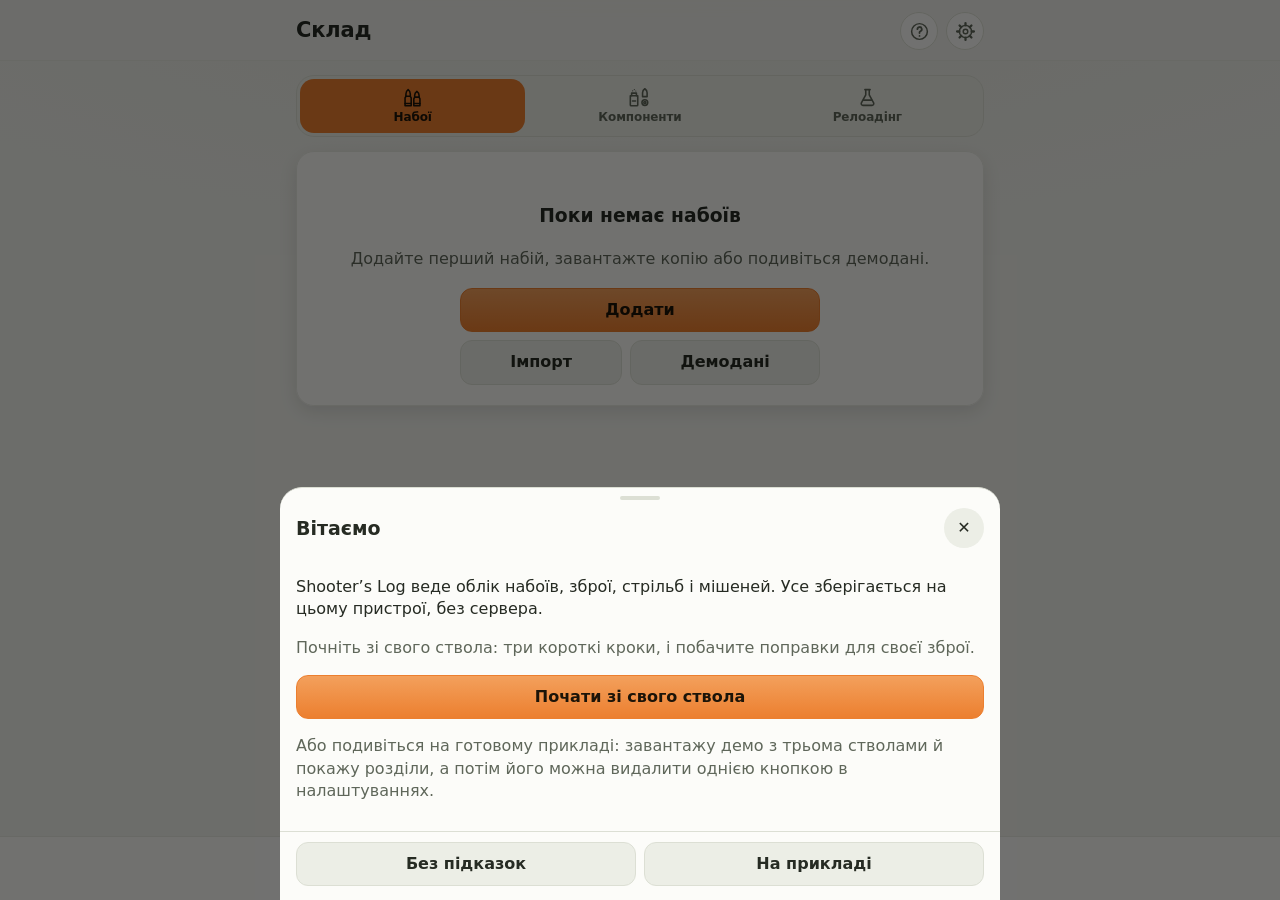
<file: index.html>
<!doctype html>
<html lang="uk">
<head>
  <meta charset="utf-8">
  <meta name="viewport" content="width=device-width, initial-scale=1, viewport-fit=cover">
  <meta name="theme-color" content="#101310">
  <!-- Дані нікуди не йдуть: браузер сам блокує все, крім своїх файлів і Google Диска. -->
  <meta http-equiv="Content-Security-Policy" content="default-src 'self'; script-src 'self' 'sha256-LTNFoLLEBCLTrgqdkgT/ovPEVAd9g/Ghb0gi3Z69O/s=' https://accounts.google.com https://apis.google.com; connect-src 'self' https://bank.gov.ua https://www.googleapis.com https://accounts.google.com https://api.open-meteo.com https://archive-api.open-meteo.com https://geocoding-api.open-meteo.com https://*.hobbyplanner338.workers.dev; img-src 'self' data: blob: https://lh3.googleusercontent.com https://*.googleusercontent.com https://tile.openstreetmap.org https://server.arcgisonline.com; style-src 'self' 'unsafe-inline'; font-src 'self'; media-src 'self' blob:; frame-src https://accounts.google.com https://content.googleapis.com; object-src 'none'; base-uri 'self'; form-action 'none'">
  <meta name="description" content="Облік боєприпасів, настрілу по стволах і рецептів спорядження">
  <meta property="og:title" content="Shooter’s Log">
  <meta property="og:description" content="Облік боєприпасів, настрілу по стволах і рецептів спорядження">
  <meta property="og:locale" content="uk_UA">
  <meta property="og:image" content="https://vitaliylobko.github.io/shooting-log/about/img/og.jpg">
  <title>Shooter’s Log</title>
  <link rel="manifest" href="manifest.webmanifest">
  <link rel="icon" href="icons/icon-192.png">
  <link rel="apple-touch-icon" href="icons/apple-touch-icon.png">
  <script>
    (function () {
      var pref = 'auto';
      try { pref = localStorage.getItem('shooters-log:theme') || localStorage.getItem('scouts-log:theme') || 'auto'; } catch (e) { /* приватний режим */ }
      var light = pref === 'light' || (pref === 'auto' && matchMedia('(prefers-color-scheme: light)').matches);
      document.documentElement.dataset.theme = ['night', 'phosphor', 'amber', 'white'].indexOf(pref) >= 0 ? pref : light ? 'light' : 'dark';
    })();
  </script>
  <link rel="stylesheet" href="css/app.css">
  <script src="version.js"></script>
  <script type="module" src="js/app.js"></script>
</head>
<body>
  <svg width="0" height="0" style="position:absolute" aria-hidden="true"><filter id="night-red" color-interpolation-filters="sRGB"><feColorMatrix type="matrix" values=".5 .6 .1 0 0  0 0 0 0 0  0 0 0 0 0  0 0 0 1 0"/></filter><filter id="phosphor" color-interpolation-filters="sRGB"><feColorMatrix type="matrix" values=".075 .148 .028 0 0  .3 .59 .11 0 0  .12 .236 .044 0 0  0 0 0 1 0"/></filter><filter id="amber" color-interpolation-filters="sRGB"><feColorMatrix type="matrix" values=".4 .78 .15 0 0  .27 .53 .1 0 0  .06 .11 .02 0 0  0 0 0 1 0"/></filter><filter id="white" color-interpolation-filters="sRGB"><feColorMatrix type="matrix" values=".3 .58 .11 0 0  .32 .63 .12 0 0  .35 .68 .13 0 0  0 0 0 1 0"/></filter></svg>
  <header class="topbar">
    <div class="topbar-row">
      <div class="topbar-brand"><a href="#ammo" id="back-btn" class="gear back-btn" hidden aria-label="Назад" data-i18n-aria="Назад"><svg viewBox="0 0 24 24" aria-hidden="true"><path d="M15 5l-7 7 7 7"/></svg></a><img id="app-icon" class="app-icon" alt="" hidden><h1 id="title">Shooter’s Log</h1></div>
      <div class="topbar-actions">
        <button type="button" id="sync-chip" class="sync-chip" hidden></button>
        <button type="button" id="tour-btn" class="gear" aria-label="Підказки" data-i18n-aria="Підказки">
          <svg viewBox="0 0 24 24" aria-hidden="true"><circle cx="12" cy="12" r="9"/><path d="M9.6 9.4a2.5 2.5 0 1 1 3.4 2.3c-.6.3-1 .8-1 1.5v.6M12 17h.01"/></svg>
        </button>
        <a href="#settings" id="settings-btn" class="gear" aria-label="Налаштування" data-i18n-aria="Налаштування">
          <svg viewBox="0 0 24 24" aria-hidden="true"><circle cx="12" cy="12" r="7"/><circle cx="12" cy="12" r="2.6"/><path d="M19 12h2.6M16.95 16.95l1.84 1.84M12 19v2.6M7.05 16.95l-1.84 1.84M5 12H2.4M7.05 7.05L5.21 5.21M12 5V2.4M16.95 7.05l1.84-1.84"/></svg>
        </a>
      </div>
    </div>
    <div id="subtitle" class="muted"></div>
  </header>

  <div id="update" class="update" hidden>
    <span data-i18n="Доступна нова версія">Доступна нова версія</span>
    <button type="button" id="update-btn" data-i18n="Оновити">Оновити</button>
  </div>

  <main id="view" class="view"></main>

  <button type="button" id="fab" class="fab" aria-label="Додати" data-i18n-aria="Додати"><svg viewBox="0 0 24 24" aria-hidden="true"><path d="M12 5v14M5 12h14"/></svg></button>

  <nav class="tabs">
    <a href="#ammo" data-tab="ammo">
      <svg viewBox="0 0 24 24"><path class="peek" d="M10.4 10V7.4c0-1.1.7-2.1 1.6-2.7.9.6 1.6 1.6 1.6 2.7V10"/><path d="M4 10h16v9.5a1.5 1.5 0 0 1-1.5 1.5h-13A1.5 1.5 0 0 1 4 19.5z"/><g class="lid"><path d="M3.5 10V7.5a1 1 0 0 1 1-1h15a1 1 0 0 1 1 1V10z"/><path d="M9.5 6.5V4h5v2.5"/></g><path d="M8 15h8"/><path d="M17.5 10v2.5"/></svg>
      <span data-i18n="Склад">Склад</span>
    </a>
    <a href="#guns" data-tab="guns">
      <svg viewBox="0 0 24 24"><path d="M4.5 3.5h15v8.8c0 4.6-3.3 7.9-7.5 9.2-4.2-1.3-7.5-4.6-7.5-9.2z"/><path class="emb" pathLength="1" d="M12 18V9"/><path class="emb" pathLength="1" d="M12 16h-1c-1.6 0-2.8-1.3-2.8-2.9V7.5"/><path class="emb" pathLength="1" d="M12 16h1c1.6 0 2.8-1.3 2.8-2.9V7.5"/></svg>
      <span data-i18n="Арсенал">Арсенал</span>
    </a>
    <a href="#log" data-tab="log">
      <svg viewBox="0 0 24 24"><path d="M5 4h14v16H5z"/><path class="ln" pathLength="1" d="M8 8h8"/><path class="ln" pathLength="1" d="M8 12h8"/><path class="ln" pathLength="1" d="M8 16h5"/></svg>
      <span data-i18n="Журнал">Журнал</span>
    </a>
    <a href="#targets" data-tab="targets">
      <svg viewBox="0 0 24 24"><circle cx="12" cy="12" r="8.5"/><circle cx="12" cy="12" r="4"/><circle class="hit" cx="12" cy="12" r="1.3" fill="currentColor"/><path class="ticks" d="M12 1.5v3M12 19.5v3M1.5 12h3M19.5 12h3"/></svg>
      <span data-i18n="Полігон">Полігон</span>
    </a>
  </nav>

  <div id="layer"></div>
</body>
</html>
</file>
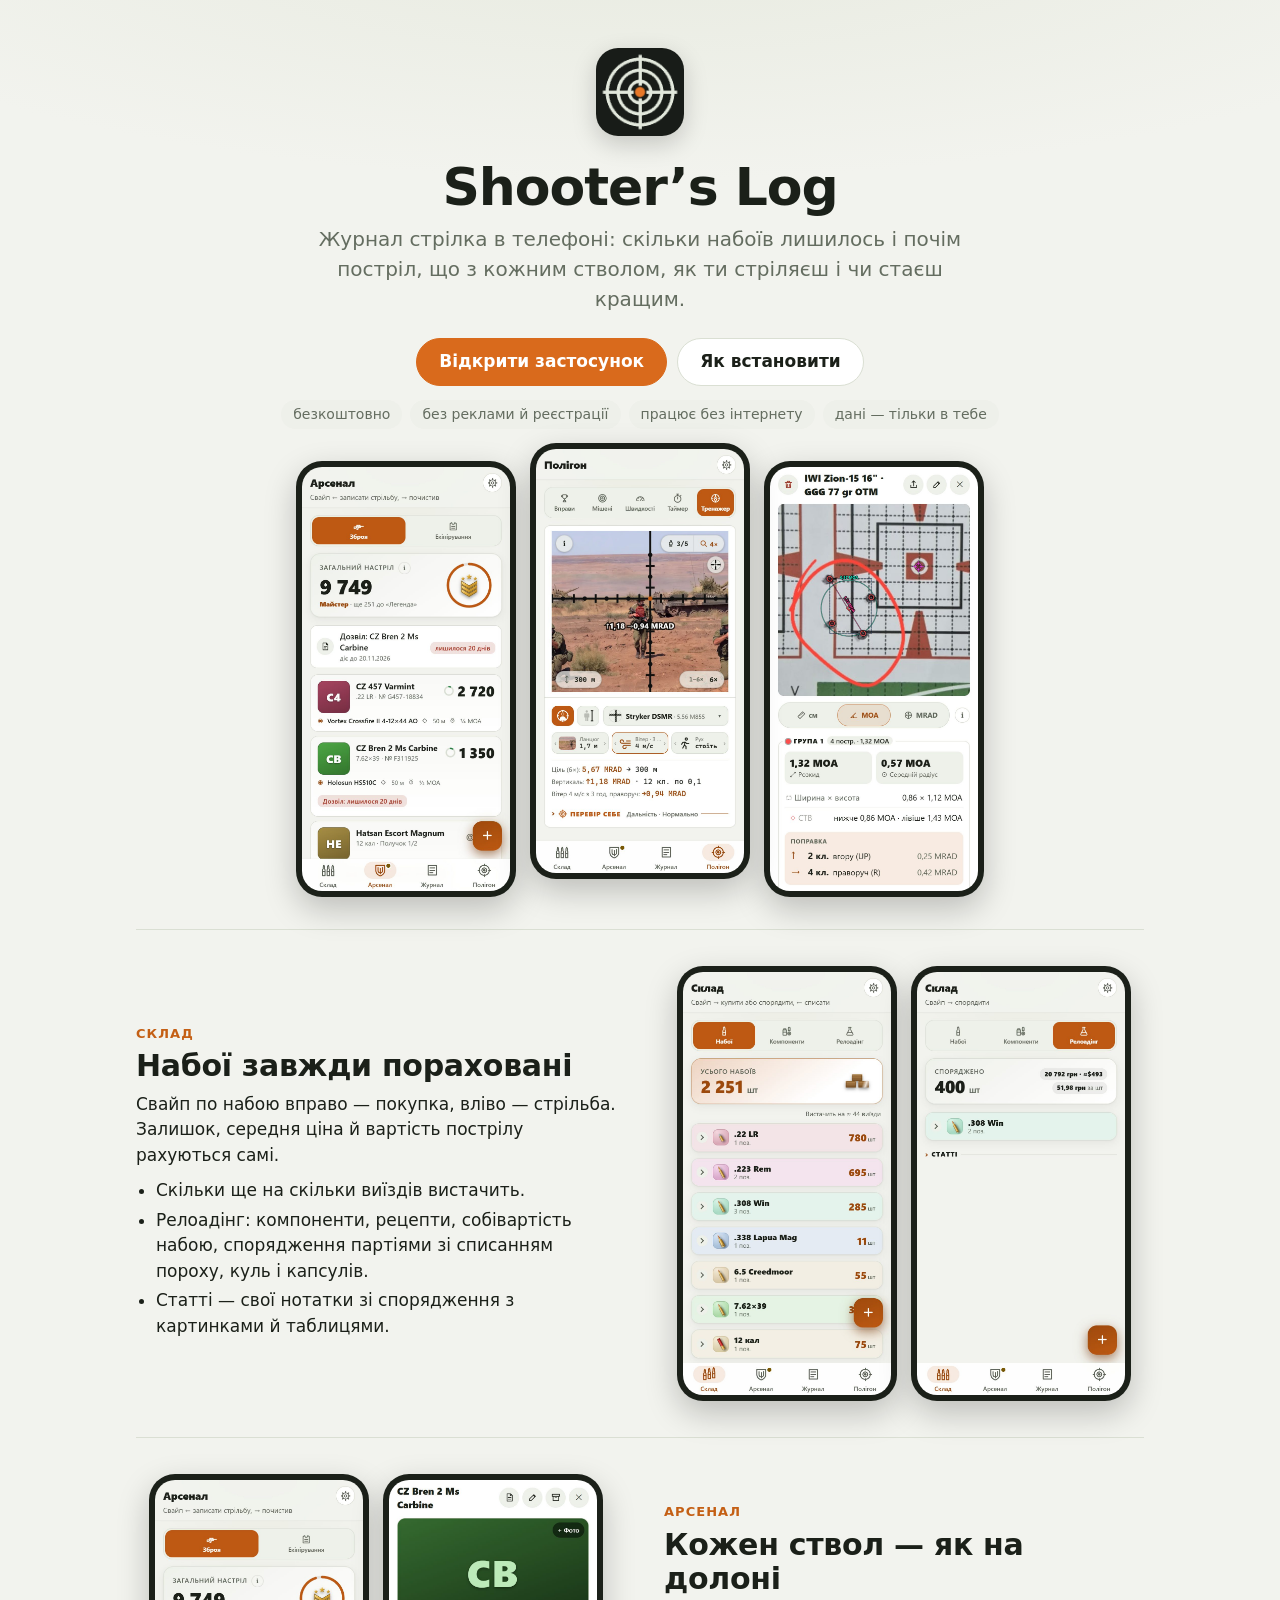
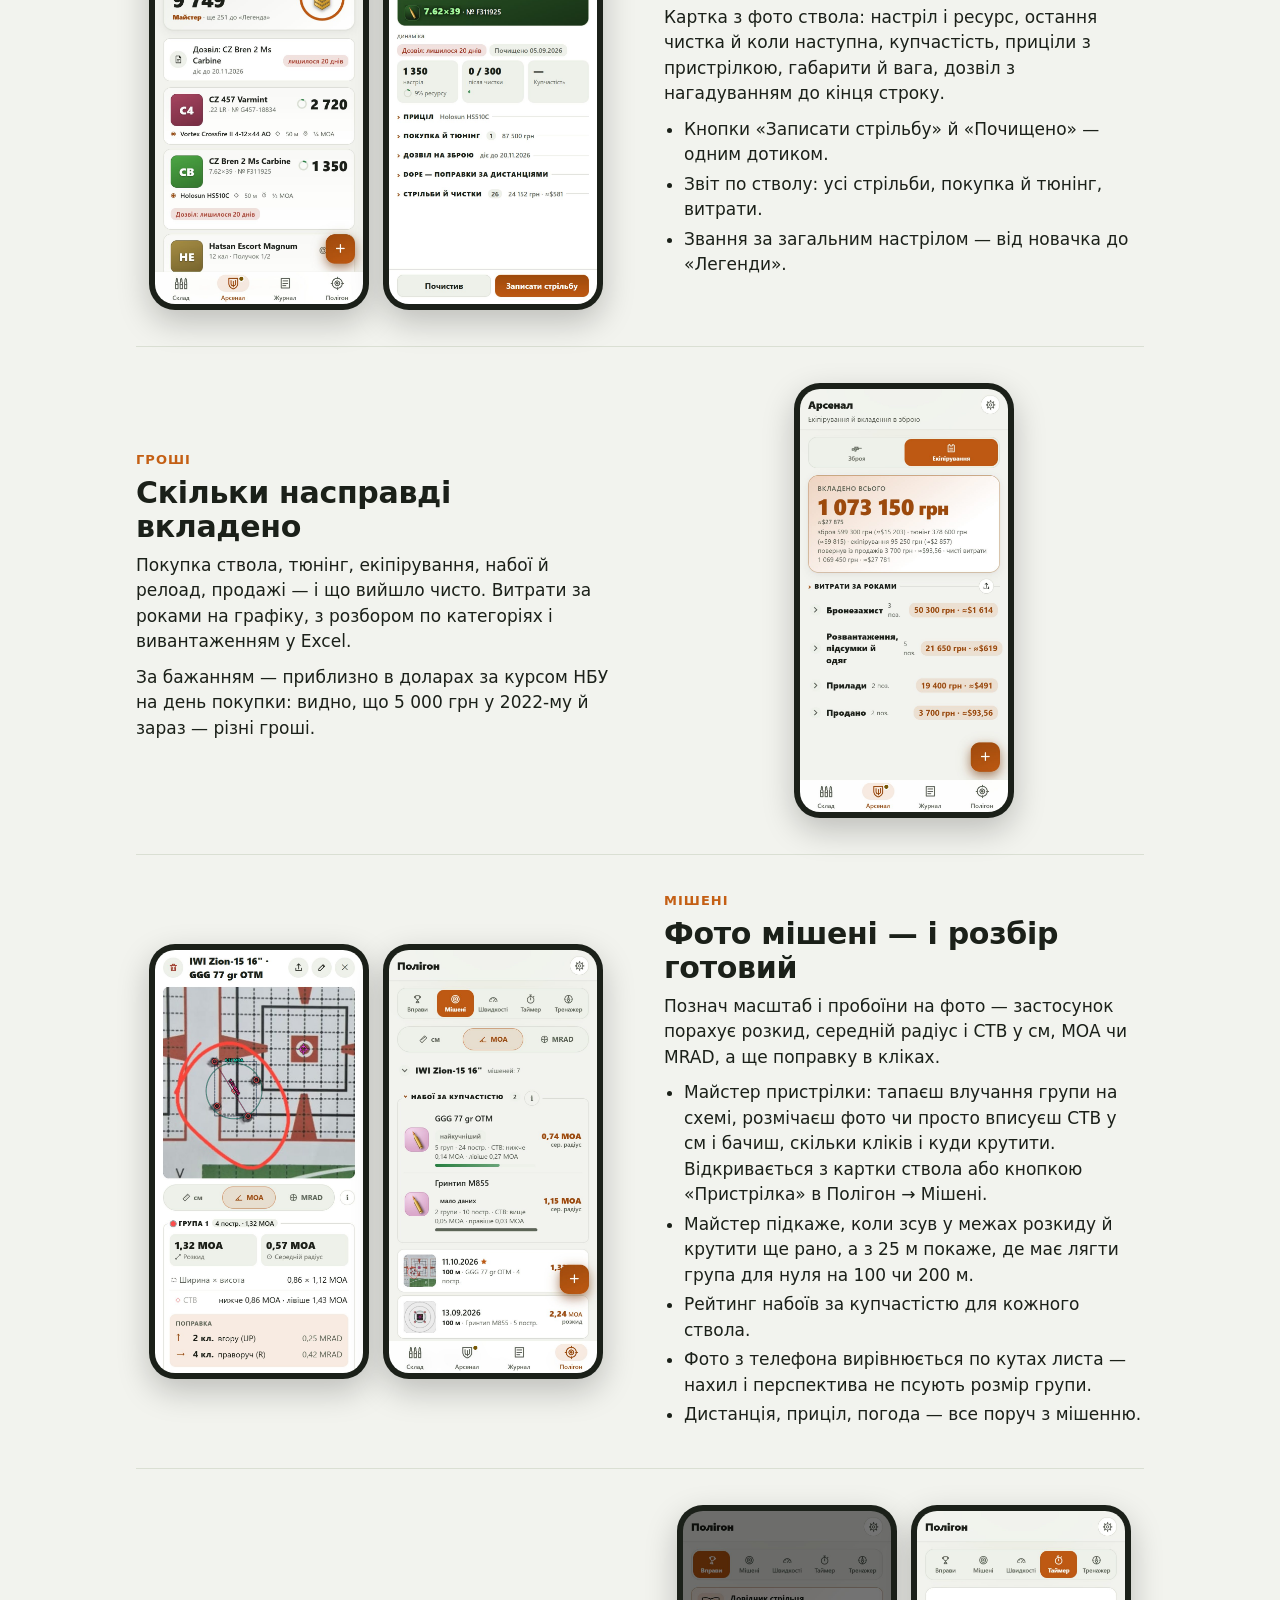
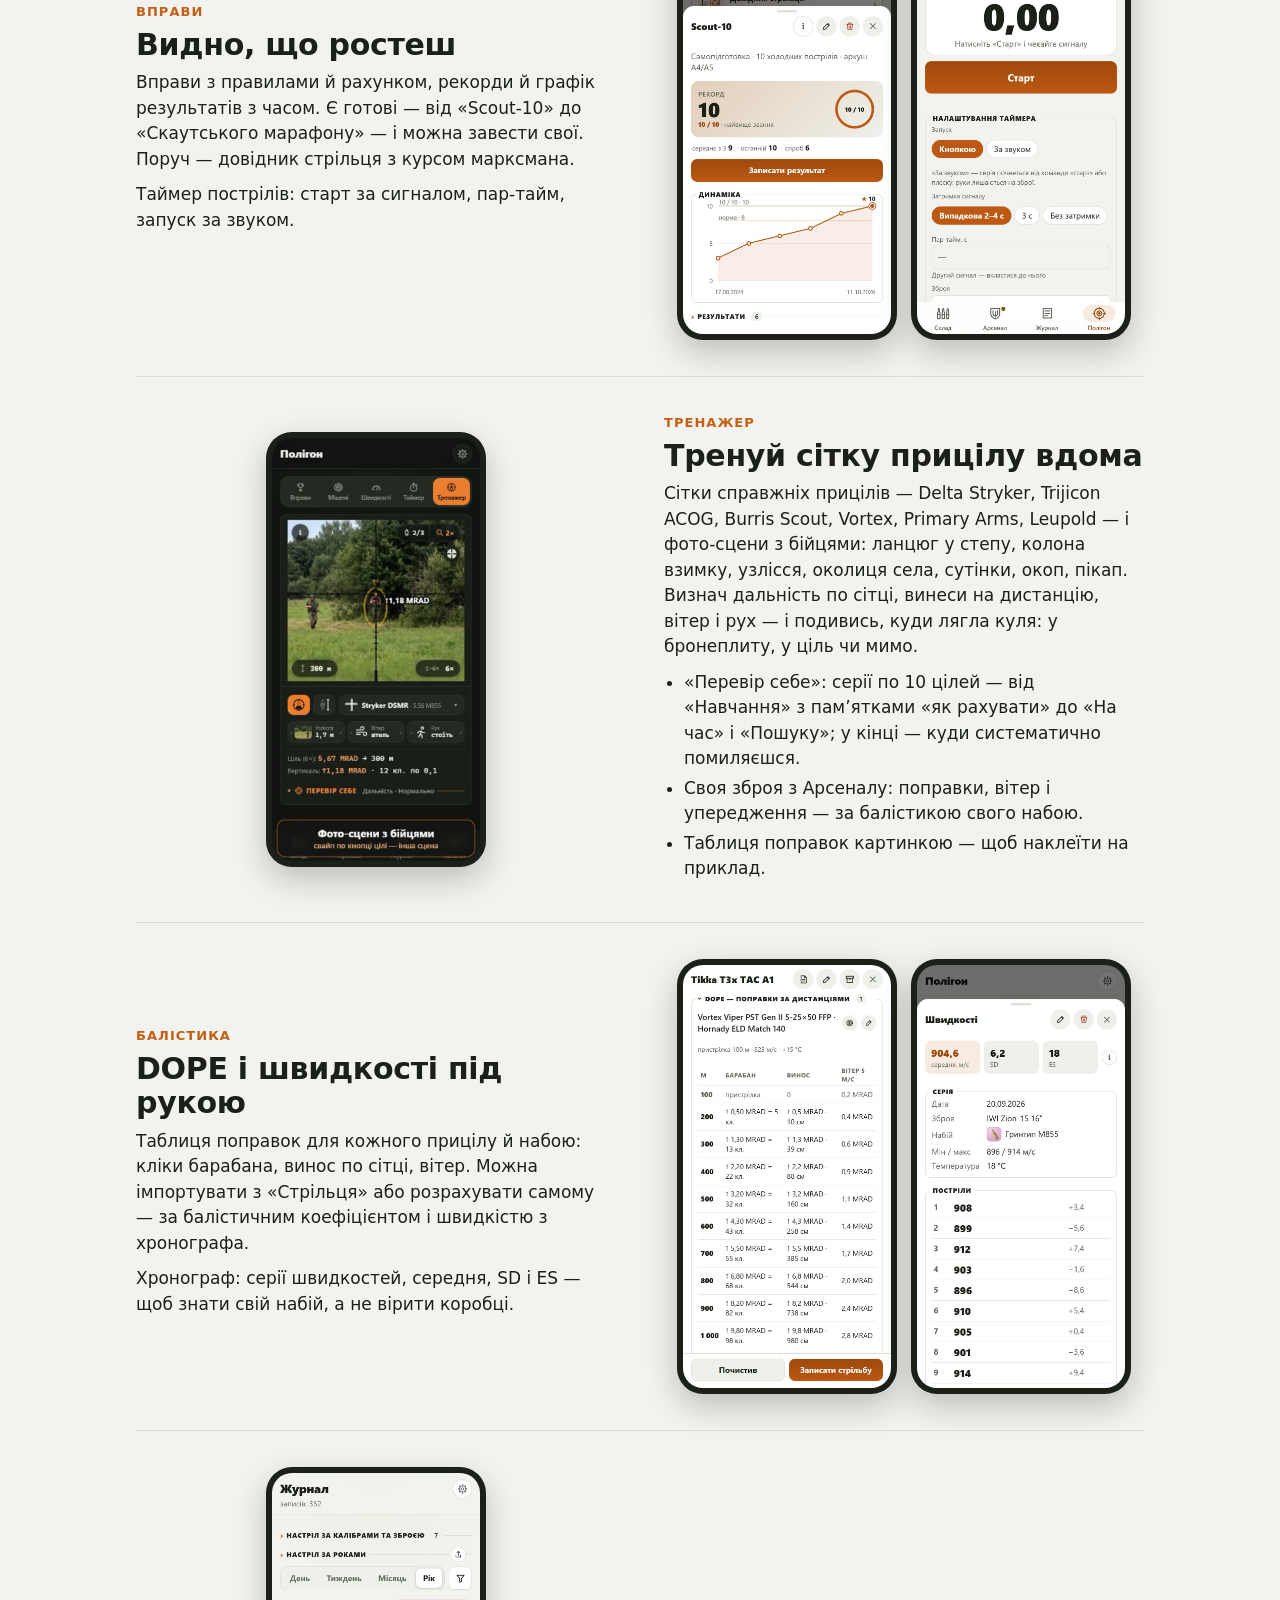
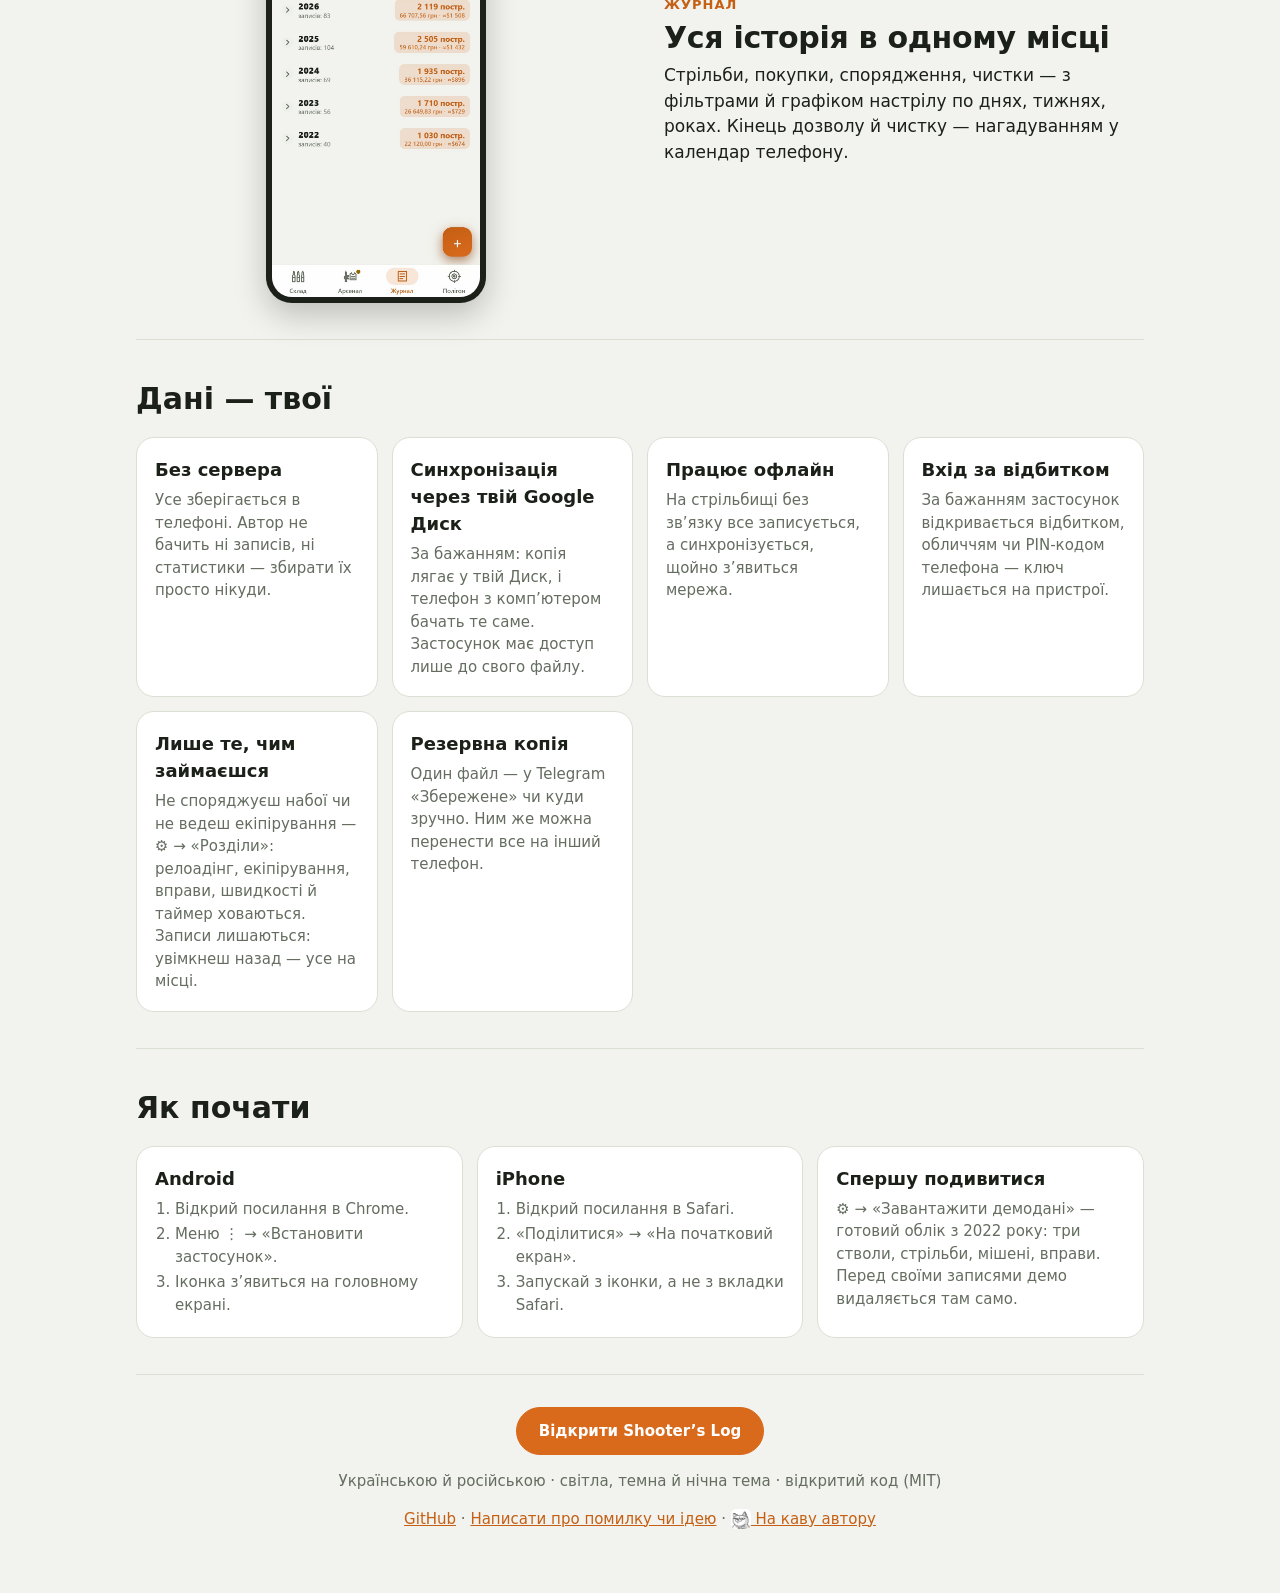
<file: about/index.html>
<!doctype html>
<html lang="uk">
<head>
  <meta charset="utf-8">
  <meta name="viewport" content="width=device-width, initial-scale=1, viewport-fit=cover">
  <meta http-equiv="Content-Security-Policy" content="default-src 'none'; img-src 'self'; media-src 'self'; script-src 'self'; style-src 'unsafe-inline'; base-uri 'none'; form-action 'none'">
  <title>Shooter’s Log — журнал стрілка</title>
  <meta name="description" content="Безкоштовний застосунок для стрілка: набої й склад, стволи й настріл, мішені по фото, вправи, хронограф, таймер, тренажер сітки й таблиці DOPE. Працює без інтернету, дані лишаються в тебе.">
  <meta property="og:type" content="website">
  <meta property="og:title" content="Shooter’s Log — журнал стрілка в телефоні">
  <meta property="og:description" content="Набої, стволи, настріл, мішені по фото, вправи, тренажер сітки й DOPE. Безкоштовно, без реклами й реєстрації.">
  <meta property="og:url" content="https://vitaliylobko.github.io/shooting-log/about/">
  <meta property="og:image" content="https://vitaliylobko.github.io/shooting-log/about/img/og.jpg">
  <meta property="og:image:width" content="1200">
  <meta property="og:image:height" content="630">
  <meta name="twitter:card" content="summary_large_image">
  <link rel="icon" href="../icons/icon-192.png">
  <style>
    :root {
      --bg: #f2f3ee; --bg-glow: #e7eadf; --surface: #fff; --surface-2: #eef0ea; --line: #dadfd3;
      --text: #1b2019; --muted: #646d60; --accent: #d96a1c; --accent-2: #c45f14; --on-accent: #fff;
      --frame: #1b2019;
    }
    @media (prefers-color-scheme: dark) {
      :root {
        --bg: #101310; --bg-glow: #1b2119; --surface: #191e18; --surface-2: #232a22; --line: #2e362d;
        --text: #eaeee5; --muted: #949e90; --accent: #ec7f2f; --accent-2: #f3a05c; --on-accent: #1b1208;
        --frame: #000;
      }
      /* Чорна рамка на темному тлі зникає — тонка світла обводка */
      .phone { box-shadow: 0 0 0 1px #3a4438, 0 12px 32px rgb(0 0 0 / .5); }
    }
    * { box-sizing: border-box; }
    html { -webkit-text-size-adjust: 100%; }
    body {
      margin: 0;
      background: radial-gradient(120% 50% at 50% -10%, var(--bg-glow), var(--bg) 60%) fixed, var(--bg);
      color: var(--text);
      font: 17px/1.5 system-ui, -apple-system, "Segoe UI", Roboto, sans-serif;
      overflow-x: clip;
    }
    a { color: var(--accent-2); }
    .wrap { max-width: 1040px; margin: 0 auto; padding: 0 16px; }

    header.hero { padding: 48px 0 24px; text-align: center; }
    .hero img.icon { width: 88px; height: 88px; border-radius: 22px; box-shadow: 0 8px 24px rgb(0 0 0 / .18); }
    .hero h1 { margin: 16px 0 4px; font-size: clamp(34px, 8vw, 52px); line-height: 1.05; letter-spacing: -.02em; font-weight: 900; }
    .hero .lead { margin: 10px auto 0; max-width: 34em; font-size: clamp(17px, 2.6vw, 20px); color: var(--muted); }
    .cta { display: flex; flex-wrap: wrap; gap: 10px; justify-content: center; margin: 24px 0 8px; }
    .btn {
      display: inline-flex; align-items: center; justify-content: center; min-height: 48px; padding: 0 22px;
      border-radius: 999px; font-weight: 700; text-decoration: none; border: 1px solid var(--line);
      color: var(--text); background: var(--surface);
    }
    .btn.primary { background: var(--accent); border-color: var(--accent); color: var(--on-accent); }
    .badges { display: flex; flex-wrap: wrap; gap: 8px; justify-content: center; margin-top: 14px; padding: 0; list-style: none; }
    .badges li { padding: 4px 12px; border-radius: 999px; background: var(--surface-2); color: var(--muted); font-size: 14px; }

    .strip { display: flex; gap: 14px; justify-content: center; margin: 32px 0 8px; }
    .strip .phone:nth-child(2) { transform: translateY(-18px); }

    .phone {
      flex: none; width: 220px; border-radius: 26px; padding: 6px; background: var(--frame);
      box-shadow: 0 12px 32px rgb(0 0 0 / .22);
    }
    .phone picture { display: block; }
    .phone { cursor: zoom-in; }
    .phone:focus-visible { outline: 3px solid var(--accent); outline-offset: 3px; }
    /* Збільшений скрин: майже на всю висоту екрана */
    dialog.zoom { padding: 0; border: 0; background: none; max-width: none; max-height: none; overflow: visible; }
    dialog.zoom::backdrop { background: rgb(0 0 0 / .82); }
    dialog.zoom img, dialog.zoom video { display: block; width: auto; height: min(92dvh, 1180px); max-width: 94vw; object-fit: contain;
      border-radius: 26px; box-shadow: 0 0 0 6px #000, 0 20px 60px rgb(0 0 0 / .6); cursor: zoom-out; animation: zoom-in .22s ease-out; }
    @keyframes zoom-in { from { opacity: 0; transform: scale(.94); } }
    @media (prefers-reduced-motion: reduce) { dialog.zoom img, dialog.zoom video { animation: none; } }
    .phone img, .phone video { display: block; width: 100%; height: auto; border-radius: 20px; aspect-ratio: 412 / 839; background: var(--surface-2); object-fit: cover; }

    section.feat { display: grid; grid-template-columns: 1fr; gap: 20px; align-items: center; padding: 36px 0; border-top: 1px solid var(--line); }
    .feat .text h2 { margin: 0 0 8px; font-size: clamp(24px, 4vw, 30px); line-height: 1.15; letter-spacing: -.01em; }
    .feat .text p { margin: 0 0 10px; }
    .feat .text ul { margin: 0; padding-left: 20px; }
    .feat .text li { margin: 4px 0; }
    .feat .kicker { display: block; margin-bottom: 6px; color: var(--accent-2); font-size: 13px; font-weight: 800; letter-spacing: .08em; text-transform: uppercase; }
    .feat .shots { display: flex; gap: 14px; justify-content: center; }
    @media (min-width: 760px) {
      section.feat { grid-template-columns: 1fr 1fr; gap: 48px; }
      section.feat.flip .shots { order: -1; }
    }
    @media (max-width: 520px) {
      .strip .phone:nth-child(n+3), .feat .shots .phone + .phone { display: none; }
      .strip .phone { width: 46%; }
      .strip .phone:nth-child(2) { transform: none; }
      .feat .shots .phone { width: min(260px, 78%); }
    }

    .cards { display: grid; grid-template-columns: repeat(auto-fit, minmax(240px, 1fr)); gap: 14px; }
    .card { padding: 18px; border-radius: 18px; background: var(--surface); border: 1px solid var(--line); }
    .card h3 { margin: 0 0 6px; font-size: 18px; }
    .card p, .card ol { margin: 0; color: var(--muted); font-size: 15px; }
    .card ol { padding-left: 20px; }
    .card li { margin: 3px 0; }
    section.block { padding: 36px 0; border-top: 1px solid var(--line); }
    section.block > h2 { margin: 0 0 16px; font-size: clamp(24px, 4vw, 30px); }

    footer { padding: 32px 0 48px; border-top: 1px solid var(--line); text-align: center; color: var(--muted); font-size: 15px; }
    footer .cta { margin-top: 0; }
  </style>
</head>
<body>
  <div class="wrap">
    <header class="hero">
      <img class="icon" src="../icons/icon-192.png" alt="" width="88" height="88">
      <h1>Shooter’s Log</h1>
      <p class="lead">Журнал стрілка в телефоні: скільки набоїв лишилось і почім постріл, що з кожним стволом, як ти стріляєш і чи стаєш кращим.</p>
      <div class="cta">
        <a class="btn primary" href="../">Відкрити застосунок</a>
        <a class="btn" href="#install">Як встановити</a>
      </div>
      <ul class="badges">
        <li>безкоштовно</li><li>без реклами й реєстрації</li><li>працює без інтернету</li><li>дані — тільки в тебе</li>
      </ul>
      <div class="strip" aria-hidden="true">
        <div class="phone"><picture><source media="(prefers-color-scheme: dark)" srcset="img/dark/guns.jpg"><img src="img/guns.jpg" alt="" width="412" height="839"></picture></div>
        <div class="phone"><picture><source media="(prefers-color-scheme: dark)" srcset="img/dark/sim.jpg"><img src="img/sim.jpg" alt="" width="412" height="839"></picture></div>
        <div class="phone"><picture><source media="(prefers-color-scheme: dark)" srcset="img/dark/target-mark.jpg"><img src="img/target-mark.jpg" alt="" width="412" height="839"></picture></div>
      </div>
    </header>

    <section class="feat">
      <div class="text">
        <span class="kicker">Склад</span>
        <h2>Набої завжди пораховані</h2>
        <p>Свайп по набою вправо — покупка, вліво — стрільба. Залишок, середня ціна й вартість пострілу рахуються самі.</p>
        <ul>
          <li>Скільки ще на скільки виїздів вистачить.</li>
          <li>Релоадінг: компоненти, рецепти, собівартість набою, спорядження партіями зі списанням пороху, куль і капсулів.</li>
          <li>Статті — свої нотатки зі спорядження з картинками й таблицями.</li>
        </ul>
      </div>
      <div class="shots">
        <div class="phone"><picture><source media="(prefers-color-scheme: dark)" srcset="img/dark/ammo.jpg"><img src="img/ammo.jpg" alt="Склад набоїв за калібрами" width="412" height="839" loading="lazy"></picture></div>
        <div class="phone"><picture><source media="(prefers-color-scheme: dark)" srcset="img/dark/reload.jpg"><img src="img/reload.jpg" alt="Релоадінг: споряджені набої" width="412" height="839" loading="lazy"></picture></div>
      </div>
    </section>

    <section class="feat flip">
      <div class="text">
        <span class="kicker">Арсенал</span>
        <h2>Кожен ствол — як на долоні</h2>
        <p>Картка з фото ствола: настріл і ресурс, остання чистка й коли наступна, купчастість, приціли з пристрілкою, габарити й вага, дозвіл з нагадуванням до кінця строку.</p>
        <ul>
          <li>Кнопки «Записати стрільбу» й «Почищено» — одним дотиком.</li>
          <li>Звіт по стволу: усі стрільби, покупка й тюнінг, витрати.</li>
          <li>Звання за загальним настрілом — від новачка до «Легенди».</li>
        </ul>
      </div>
      <div class="shots">
        <div class="phone"><picture><source media="(prefers-color-scheme: dark)" srcset="img/dark/guns.jpg"><img src="img/guns.jpg" alt="Список стволів з настрілом і ресурсом" width="412" height="839" loading="lazy"></picture></div>
        <div class="phone"><picture><source media="(prefers-color-scheme: dark)" srcset="img/dark/weapon.jpg"><img src="img/weapon.jpg" alt="Картка ствола" width="412" height="839" loading="lazy"></picture></div>
      </div>
    </section>

    <section class="feat">
      <div class="text">
        <span class="kicker">Гроші</span>
        <h2>Скільки насправді вкладено</h2>
        <p>Покупка ствола, тюнінг, екіпірування, набої й релоад, продажі — і що вийшло чисто. Витрати за роками на графіку, з розбором по категоріях і вивантаженням у Excel.</p>
        <p>За бажанням — приблизно в доларах за курсом НБУ на день покупки: видно, що 5 000 грн у 2022-му й зараз — різні гроші.</p>
      </div>
      <div class="shots">
        <div class="phone"><picture><source media="(prefers-color-scheme: dark)" srcset="img/dark/gear.jpg"><img src="img/gear.jpg" alt="Екіпірування й вкладення в зброю" width="412" height="839" loading="lazy"></picture></div>
      </div>
    </section>

    <section class="feat flip">
      <div class="text">
        <span class="kicker">Мішені</span>
        <h2>Фото мішені — і розбір готовий</h2>
        <p>Познач масштаб і пробоїни на фото — застосунок порахує розкид, середній радіус і СТВ у см, MOA чи MRAD, а ще поправку в кліках.</p>
        <ul>
          <li>Майстер пристрілки: тапаєш влучання групи на схемі, розмічаєш фото чи просто вписуєш СТВ у см і бачиш, скільки кліків і куди крутити. Відкривається з картки ствола або кнопкою «Пристрілка» в Полігон → Мішені.</li>
          <li>Майстер підкаже, коли зсув у межах розкиду й крутити ще рано, а з 25 м покаже, де має лягти група для нуля на 100 чи 200 м.</li>
          <li>Рейтинг набоїв за купчастістю для кожного ствола.</li>
          <li>Фото з телефона вирівнюється по кутах листа — нахил і перспектива не псують розмір групи.</li>
          <li>Дистанція, приціл, погода — все поруч з мішенню.</li>
        </ul>
      </div>
      <div class="shots">
        <div class="phone"><picture><source media="(prefers-color-scheme: dark)" srcset="img/dark/target-mark.jpg"><img src="img/target-mark.jpg" alt="Розмічена мішень з розкидом і СТВ" width="412" height="839" loading="lazy"></picture></div>
        <div class="phone"><picture><source media="(prefers-color-scheme: dark)" srcset="img/dark/target-open.jpg"><img src="img/target-open.jpg" alt="Набої за купчастістю" width="412" height="839" loading="lazy"></picture></div>
      </div>
    </section>

    <section class="feat">
      <div class="text">
        <span class="kicker">Вправи</span>
        <h2>Видно, що ростеш</h2>
        <p>Вправи з правилами й рахунком, рекорди й графік результатів з часом. Є готові — від «Scout-10» до «Скаутського марафону» — і можна завести свої. Поруч — довідник стрільця з курсом марксмана.</p>
        <p>Таймер пострілів: старт за сигналом, пар-тайм, запуск за звуком.</p>
      </div>
      <div class="shots">
        <div class="phone"><picture><source media="(prefers-color-scheme: dark)" srcset="img/dark/exercise-open.jpg"><img src="img/exercise-open.jpg" alt="Вправа з рекордом і графіком" width="412" height="839" loading="lazy"></picture></div>
        <div class="phone"><picture><source media="(prefers-color-scheme: dark)" srcset="img/dark/timer.jpg"><img src="img/timer.jpg" alt="Таймер пострілів" width="412" height="839" loading="lazy"></picture></div>
      </div>
    </section>

    <section class="feat flip">
      <div class="text">
        <span class="kicker">Тренажер</span>
        <h2>Тренуй сітку прицілу вдома</h2>
        <p>Сітки справжніх прицілів — Delta Stryker, Trijicon ACOG, Burris Scout, Vortex, Primary Arms, Leupold — і фото-сцени з бійцями: ланцюг у степу, колона взимку, узлісся, околиця села, сутінки, окоп, пікап. Визнач дальність по сітці, винеси на дистанцію, вітер і рух — і подивись, куди лягла куля: у бронеплиту, у ціль чи мимо.</p>
        <ul>
          <li>«Перевір себе»: серії по 10 цілей — від «Навчання» з пам’ятками «як рахувати» до «На час» і «Пошуку»; у кінці — куди систематично помиляєшся.</li>
          <li>Своя зброя з Арсеналу: поправки, вітер і упередження — за балістикою свого набою.</li>
          <li>Таблиця поправок картинкою — щоб наклеїти на приклад.</li>
        </ul>
      </div>
      <div class="shots">
        <div class="phone"><video src="../media/trener.mp4" poster="../media/trener.jpg" width="412" height="839" muted loop autoplay playsinline preload="none" aria-label="Тренажер прицільної сітки: відео"></video></div>
      </div>
    </section>

    <section class="feat">
      <div class="text">
        <span class="kicker">Балістика</span>
        <h2>DOPE і швидкості під рукою</h2>
        <p>Таблиця поправок для кожного прицілу й набою: кліки барабана, винос по сітці, вітер. Можна імпортувати з «Стрільця» або розрахувати самому — за балістичним коефіцієнтом і швидкістю з хронографа.</p>
        <p>Хронограф: серії швидкостей, середня, SD і ES — щоб знати свій набій, а не вірити коробці.</p>
      </div>
      <div class="shots">
        <div class="phone"><picture><source media="(prefers-color-scheme: dark)" srcset="img/dark/dope.jpg"><img src="img/dope.jpg" alt="Таблиця DOPE" width="412" height="839" loading="lazy"></picture></div>
        <div class="phone"><picture><source media="(prefers-color-scheme: dark)" srcset="img/dark/chrono-open.jpg"><img src="img/chrono-open.jpg" alt="Серія швидкостей з хронографа" width="412" height="839" loading="lazy"></picture></div>
      </div>
    </section>

    <section class="feat flip">
      <div class="text">
        <span class="kicker">Журнал</span>
        <h2>Уся історія в одному місці</h2>
        <p>Стрільби, покупки, спорядження, чистки — з фільтрами й графіком настрілу по днях, тижнях, роках. Кінець дозволу й чистку — нагадуванням у календар телефону.</p>
      </div>
      <div class="shots">
        <div class="phone"><picture><source media="(prefers-color-scheme: dark)" srcset="img/dark/log.jpg"><img src="img/log.jpg" alt="Журнал з настрілом за роками" width="412" height="839" loading="lazy"></picture></div>
      </div>
    </section>

    <section class="block">
      <h2>Дані — твої</h2>
      <div class="cards">
        <div class="card"><h3>Без сервера</h3><p>Усе зберігається в телефоні. Автор не бачить ні записів, ні статистики — збирати їх просто нікуди.</p></div>
        <div class="card"><h3>Синхронізація через твій Google Диск</h3><p>За бажанням: копія лягає у твій Диск, і телефон з комп’ютером бачать те саме. Застосунок має доступ лише до свого файлу.</p></div>
        <div class="card"><h3>Працює офлайн</h3><p>На стрільбищі без зв’язку все записується, а синхронізується, щойно з’явиться мережа.</p></div>
        <div class="card"><h3>Вхід за відбитком</h3><p>За бажанням застосунок відкривається відбитком, обличчям чи PIN-кодом телефона — ключ лишається на пристрої.</p></div>
        <div class="card"><h3>Лише те, чим займаєшся</h3><p>Не споряджуєш набої чи не ведеш екіпірування — ⚙ → «Розділи»: релоадінг, екіпірування, вправи, швидкості й таймер ховаються. Записи лишаються: увімкнеш назад — усе на місці.</p></div>
        <div class="card"><h3>Резервна копія</h3><p>Один файл — у Telegram «Збережене» чи куди зручно. Ним же можна перенести все на інший телефон.</p></div>
      </div>
    </section>

    <section class="block" id="install">
      <h2>Як почати</h2>
      <div class="cards">
        <div class="card"><h3>Android</h3><ol><li>Відкрий посилання в Chrome.</li><li>Меню ⋮ → «Встановити застосунок».</li><li>Іконка з’явиться на головному екрані.</li></ol></div>
        <div class="card"><h3>iPhone</h3><ol><li>Відкрий посилання в Safari.</li><li>«Поділитися» → «На початковий екран».</li><li>Запускай з іконки, а не з вкладки Safari.</li></ol></div>
        <div class="card"><h3>Спершу подивитися</h3><p>⚙ → «Завантажити демодані» — готовий облік з 2022 року: три стволи, стрільби, мішені, вправи. Перед своїми записями демо видаляється там само.</p></div>
      </div>
    </section>

    <footer>
      <div class="cta"><a class="btn primary" href="../">Відкрити Shooter’s Log</a></div>
      <p>Українською й російською · світла, темна й нічна тема · відкритий код (MIT)</p>
      <p><a href="https://github.com/VitaliyLobko/shooting-log">GitHub</a> · <a href="https://github.com/VitaliyLobko/shooting-log/issues/new">Написати про помилку чи ідею</a> · <a href="https://send.monobank.ua/jar/XJKDMyVfW"><img src="../icons/monobank.png" alt="" width="20" height="20" style="vertical-align: -5px; border-radius: 5px"> На каву автору</a></p>
    </footer>
  </div>
  <script src="zoom.js" type="module"></script>
</body>
</html>
</file>
<file: css/app.css>
:root {
  --bg: #101310;
  --bg-glow: #1b2119;
  --surface: #191e18;
  --surface-2: #232a22;
  --seg-on: #343e32;
  --line: #2e362d;
  --line-soft: #262d25;
  --text: #eaeee5;
  --muted: #949e90;
  --accent: #ec7f2f;
  --accent-2: #f3a05c;
  --accent-soft: color-mix(in srgb, var(--accent) 16%, transparent);
  /* заливка кнопок і вибраного — окремо від акцентного тексту; у темній це той самий помаранчевий */
  --fill: var(--accent);
  --fill-2: var(--accent-2);
  --on-fill: var(--on-accent);
  --buy: #46a862;
  --shoot: #ea6f5c;
  --half: #b5b86a;
  --warn: #dbad3a;
  --clean: #4fa7cf;
  /* текст на заливці акцентом/купівлею/пострілом: на яскравому помаранчевому білий не читався (2.7:1) */
  --on-accent: #1c1408;
  --radius: 16px;
  --tabs-h: 64px;
  --shadow: 0 1px 0 rgb(255 255 255 / .03) inset, 0 6px 16px rgb(0 0 0 / .22);
  color-scheme: dark;
}

/* Тему ставить data-theme на <html>: скрипт у index.html ще до малювання, потім app.js («Ще → Тема»). */
:root[data-theme="light"] {
  /* без чисто білого й чисто чорного: текст ~14:1, як у темній, а не 16,6:1 — інакше ріже очі */
  --bg: #f1f2ec;
  --bg-glow: #e8eae1;
  --surface: #fcfcf9;
  --surface-2: #eceee6;
  --seg-on: #ffffff;
  --line: #dcdfd4;
  --line-soft: #e7e9e1;
  --text: #262b23;
  --muted: #5f675a;
  /* темний помаранчевий — лише для тексту; кнопки й вибране — яскравий, як у темній, з темним текстом */
  --accent: #b4570f;
  --accent-2: #9a490c;
  --accent-soft: color-mix(in srgb, var(--accent) 12%, transparent);
  --fill: #ec7f2f;
  --fill-2: #f3a05c;
  --on-fill: #1c1408;
  /* темніші за темну тему: на білому світлі відтінки ледь читались (жовтий — 2:1) */
  --buy: #26803f;
  --shoot: #a5321f;
  --half: #7c7f22;
  --warn: #7a5600;
  --clean: #2a7fa6;
  --on-accent: #fff;
  --shadow: 0 1px 2px rgb(30 40 25 / .06), 0 6px 16px rgb(30 40 25 / .06);
  color-scheme: light;
}

/* Нічна: темна тема, уся сторінка (з фото й прицілом) — яскравістю в червоний канал, щоб не збивати нічний зір */
:root[data-theme="night"] { --bg: #000; --bg-glow: #000; filter: url(#night-red); }
/* Монітори-кінескопи (Фосфор — зелений, Бурштин — янтарний, Білий фосфор): як нічна, уся сторінка яскравістю в один колір;
   свічення, рядки розгортки, заголовки, великі числа, кнопки й вкладки — моноширинним (назви й описи — звичайним, щоб не переносились) */
:root:is([data-theme="phosphor"], [data-theme="amber"], [data-theme="white"]) { --bg: #0b0d0b; --bg-glow: #141914; }
:root[data-theme="phosphor"] { filter: url(#phosphor); }
:root[data-theme="amber"] { filter: url(#amber); }
:root[data-theme="white"] { filter: url(#white); }
:root:is([data-theme="phosphor"], [data-theme="amber"], [data-theme="white"]) body {
  text-shadow: 0 0 6px color-mix(in srgb, currentColor 55%, transparent); }
:root:is([data-theme="phosphor"], [data-theme="amber"], [data-theme="white"]) :is(.topbar h1, h2, h3, .hero-label, .hero-value, .cal-total,
  .big, .thumb, .box-toggle, .settings-group > legend, .ex-scoring-title, .ex-ring-name, .stat-value, .btn, .chips button, .tabs span) {
  font-family: ui-monospace, "Cascadia Mono", Consolas, "Roboto Mono", monospace; }
:root:is([data-theme="phosphor"], [data-theme="amber"], [data-theme="white"]) :is(.topbar h1, h3) { text-transform: uppercase; letter-spacing: .06em; }
:root:is([data-theme="phosphor"], [data-theme="amber"], [data-theme="white"]) body::after { content: ""; position: fixed; inset: 0;
  z-index: 2147483647; pointer-events: none;
  background: repeating-linear-gradient(0deg, rgb(0 0 0 / .22) 0 1px, transparent 1px 3px),
    radial-gradient(ellipse 85% 75% at 50% 50%, transparent 55%, rgb(0 0 0 / .55)); }
.night-level { margin-top: 12px; }
.theme-group { margin: 12px 0 6px; }
/* «Білий фосфор» не влазить у чверть рядка — переноситься на два рядки, а не обрізається трьома крапками */
.theme-group + .chips.segmented button { white-space: normal; line-height: 1.15; }
.night-level input { width: 100%; accent-color: var(--accent); }

* { box-sizing: border-box; }
/* hidden ховає завжди: правило з display у класі (flex, grid) інакше перебиває атрибут */
[hidden] { display: none !important; }

html { -webkit-text-size-adjust: 100%; }

body {
  margin: 0;
  min-height: 100vh;
  background: radial-gradient(120% 60% at 50% -10%, var(--bg-glow), var(--bg) 60%) fixed, var(--bg);
  color: var(--text);
  font: 16px/1.4 system-ui, -apple-system, "Segoe UI", Roboto, sans-serif;
  padding-bottom: calc(var(--tabs-h) + env(safe-area-inset-bottom) + 100px);
  overscroll-behavior-y: contain;
  -webkit-tap-highlight-color: transparent;
  /* Застосунок вертикальний: якщо щось одне вилізе вбік, сторінка не має роз'їжджатися,
     інакше нижня панель вкладок з'їжджає з екрана. Де горизонтальна прокрутка потрібна,
     вона задана на самому блоці (галерея, таблиці довідника, звіт). */
  overflow-x: clip;
}

button, input, select, textarea { font: inherit; color: inherit; }

.muted { color: var(--muted); }
.small { font-size: 13px; }
.neg { color: var(--shoot); }
.pos { color: var(--buy); }
.zero { color: var(--muted); }
.warn-text { color: var(--warn); }

/* --- шапка --- */
.topbar {
  position: sticky;
  top: 0;
  z-index: 5;
  padding: calc(env(safe-area-inset-top) + 12px) 16px 10px;
  background: color-mix(in srgb, var(--bg) 86%, transparent);
  backdrop-filter: blur(12px);
  -webkit-backdrop-filter: blur(12px);
  border-bottom: 1px solid var(--line-soft);
}
.topbar > * { max-width: 688px; margin-inline: auto; }
.topbar h1 { margin: 0; font-size: 21px; font-weight: 800; letter-spacing: -.01em; }
.topbar #subtitle { font-size: 14px; }
/* Порожній підзаголовок не тримає рядок — шапка нижча, екрану більше місця */
.topbar #subtitle:empty { display: none; }
.back-btn[hidden] { display: none; }
.topbar-row { display: flex; align-items: center; justify-content: space-between; gap: 12px; }
.topbar-brand { display: flex; align-items: center; gap: 10px; min-width: 0; }
.app-icon { width: 30px; height: 30px; flex: none; border-radius: 8px; object-fit: cover; }
.sync-chip {
  min-height: 32px;
  padding: 4px 12px;
  border-radius: 16px;
  border: 1px solid var(--line);
  background: var(--surface);
  color: var(--muted);
  font-size: 13px;
  font-variant-numeric: tabular-nums;
  cursor: pointer;
}
/* «Скасувати» в шапці: живе до наступної зміни даних. */
.undo-btn { display: inline-flex; align-items: center; gap: 6px; min-height: 32px; padding: 4px 12px; border: 1px solid color-mix(in srgb, var(--accent) 55%, var(--line)); border-radius: 16px; background: var(--accent-soft); color: var(--accent-2); font: inherit; font-size: 13px; font-weight: 700; cursor: pointer; }
.undo-btn > span:first-child { font-size: 16px; line-height: 1; }
/* Підтвердження: картка, що змінилася, коротко світиться. */
.flash { animation: flash 1.1s ease-out; }
@keyframes flash { 0%, 30% { box-shadow: 0 0 0 2px var(--accent); background-color: var(--accent-soft); } 100% { box-shadow: 0 0 0 2px transparent; } }
/* Помилки форми — під полем і над кнопками шторки. */
.field.invalid :is(input, select, textarea), .field.invalid :is(input, select, textarea):focus { border-color: var(--shoot); outline: 1px solid var(--shoot); outline-offset: -1px; }
.field-error { color: var(--shoot); font-size: 12px; font-weight: 600; }
.form-error { margin: 0; padding: 8px 16px; color: var(--shoot); font-size: 13px; font-weight: 600; }
.topbar-actions { display: flex; flex: none; align-items: center; gap: 8px; }
.gear {
  display: grid;
  place-items: center;
  width: 38px;
  height: 38px;
  border-radius: 50%;
  color: var(--muted);
  border: 1px solid var(--line);
  background: var(--surface);
}
.gear svg { width: 21px; height: 21px; fill: none; stroke: currentColor; stroke-width: 1.7; stroke-linejoin: round; stroke-linecap: round; }
.gear svg path { stroke-width: 2.6; }   /* зубці шестерні товсті — інакше в 21 px це «сонце» */
#tour-btn svg path { stroke-width: 2; }
.gear.active { color: var(--accent-2); border-color: color-mix(in srgb, var(--accent) 55%, var(--line)); background: var(--accent-soft); }
/* Перейшли в налаштування — шестерня провертається на два зубці з доворотом, як механізм */
#settings-btn.play svg { animation: gear-turn 1.4s cubic-bezier(.3, 0, .2, 1); }
@keyframes gear-turn { 0% { transform: none; } 60% { transform: rotate(100deg); } 80% { transform: rotate(84deg); } 100% { transform: rotate(90deg); } }
@media (prefers-reduced-motion: reduce) { #settings-btn.play svg { animation: none; } }
.sync-chip.idle { color: var(--buy); }
.sync-chip.auth { color: var(--accent-2); border-color: var(--accent); }
.sync-chip.error { color: var(--shoot); border-color: var(--shoot); }
/* Синхронізація йде: три крапки по черзі підстрибують і світлішають */
.sync-dots { display: inline-flex; gap: 2px; vertical-align: middle; }
.sync-dots i { width: 3.5px; height: 3.5px; border-radius: 50%; background: currentColor; animation: sync-dot 1s ease-in-out infinite; }
.sync-dots i:nth-child(2) { animation-delay: .15s; }
.sync-dots i:nth-child(3) { animation-delay: .3s; }
@keyframes sync-dot { 0%, 80%, 100% { opacity: .3; transform: none; } 40% { opacity: 1; transform: translateY(-2px); } }
@media (prefers-reduced-motion: reduce) { .sync-dots i { animation: none !important; } }

.update {
  display: flex;
  align-items: center;
  justify-content: space-between;
  gap: 12px;
  margin: 10px max(16px, calc((100vw - 688px) / 2)) 0;
  padding: 10px 14px;
  border-radius: var(--radius);
  background: var(--accent-soft);
  border: 1px solid var(--accent);
}
.update button { border: 0; border-radius: 10px; padding: 8px 14px; background: var(--fill); color: var(--on-fill); font-weight: 700; cursor: pointer; }

.view { padding: 14px 16px; max-width: 720px; margin: 0 auto; }

/* --- вхід за відбитком: завіса поверх усього --- */
.lock-veil {
  position: fixed;
  inset: 0;
  z-index: 1000;
  display: flex;
  flex-direction: column;
  align-items: center;
  justify-content: center;
  gap: 14px;
  padding: 24px 16px;
  background: var(--bg);
  color: var(--text);
  text-align: center;
}
.lock-veil h2 { margin: 0 0 8px; }
.lock-veil .btn { min-width: 220px; min-height: 48px; }
.lock-veil .lock-status { min-height: 1.4em; margin: 0; }
.lock-icon { width: 96px; height: 96px; border-radius: 22px; }

/* --- великий підсумок --- */
.hero {
  position: relative;
  margin-bottom: 16px;
  padding: 16px 18px;
  border-radius: 20px;
  background: linear-gradient(145deg, var(--surface-2), var(--surface));
  border: 1px solid var(--line);
  box-shadow: var(--shadow);
  overflow: hidden;
}
.hero.accent {
  background: linear-gradient(145deg, color-mix(in srgb, var(--accent) 26%, var(--surface)), var(--surface) 70%);
  border-color: color-mix(in srgb, var(--accent) 45%, var(--line));
}
.hero-label { font-size: 13px; font-weight: 600; text-transform: uppercase; letter-spacing: .06em; color: var(--muted); }
.hero-value {
  display: flex;
  align-items: baseline;
  gap: 8px;
  margin-top: 2px;
  font-size: 44px;
  line-height: 1.1;
  font-weight: 800;
  letter-spacing: -.02em;
  font-variant-numeric: tabular-nums;
}
.hero.accent .hero-value { color: var(--accent-2); }
/* Підсумок з рівнем: текст ліворуч, картинка рівня праворуч. */
.hero.lv { display: grid; grid-template-columns: minmax(0, 1fr) auto; align-items: center; gap: 10px; }
.hero.lv .hero-value { font-size: 40px; }
.lv-art { width: 96px; height: 76px; }
.lv-art svg { width: 100%; height: 100%; overflow: visible; filter: drop-shadow(0 3px 3px rgb(0 0 0 / .4)); }
.lv-sub { margin-top: 4px; font-size: 13px; color: var(--muted); }
/* Усього набоїв: «вистачить на ≈ N виїздів» — у правому верхньому куті, картинка під ним */
/* Висота — як у підсумку «Компонентів»: число того ж розміру, праворуч лише картинка. */
.ammo-hero { align-items: center; }
.hero.ammo-hero .hero-value { font-size: clamp(28px, 9vw, 34px); white-space: nowrap; }
/* Плашка, бо рядок лежить просто на фоні — на камуфляжі без неї не читається */
.ammo-runway { width: fit-content; margin: -6px 4px 10px auto; padding: 3px 10px; text-align: right;
  background: var(--surface); border: 1px solid var(--line); border-radius: 9px; }
.ammo-runway::first-letter { text-transform: uppercase; }
.ammo-hero .lv-art { width: 64px; height: 50px; }
.rank-name { color: var(--accent-2); font-weight: 800; }
.rank-ring { position: relative; flex: none; width: 92px; height: 92px; }
.rank-ring-track { position: absolute; inset: 0; width: 100%; height: 100%; transform: rotate(-90deg); }
.rank-ring-bg, .rank-ring-fill { fill: none; stroke-width: 5; }
.rank-ring-bg { stroke: color-mix(in srgb, var(--text) 10%, transparent); }
.rank-ring-fill { stroke: var(--accent); stroke-linecap: round; }
/* Відблиск на ящиках БК і личках: смуга світла повільно проходить раз на кілька секунд */
.lv-shine { animation: lv-shine 7s ease-in-out infinite; }
@keyframes lv-shine { 0% { transform: translateX(0); } 30%, 100% { transform: translateX(170px); } }
.rank-ring .lv-art { position: absolute; left: 50%; top: 50%; width: 84px; height: 66px; transform: translate(-50%, -50%); }
/* Нове звання: кільце заповнюється з нуля, лички підскакують і спалахують, навколо — хвиля кольору акценту */
.rank-up .rank-ring { border-radius: 50%; animation: rank-wave 1.2s ease-out .9s; }
.rank-up .rank-ring-fill { animation: rank-fill 1s ease-out; }
.rank-up .rank-ring .lv-art { animation: rank-pop .7s ease-out .9s both; }
.rank-up .rank-name { animation: rank-glow 1.4s ease-out .9s; }
@keyframes rank-fill { from { stroke-dasharray: 0 264; } }
@keyframes rank-pop {
  0% { transform: translate(-50%, -50%); filter: none; }
  40% { transform: translate(-50%, -50%) scale(1.18); filter: brightness(1.7); }
  100% { transform: translate(-50%, -50%); filter: none; }
}
@keyframes rank-wave { 0% { box-shadow: 0 0 0 0 color-mix(in srgb, var(--accent) 60%, transparent); } 100% { box-shadow: 0 0 0 18px transparent; } }
@keyframes rank-glow { 0%, 100% { text-shadow: none; } 30% { text-shadow: 0 0 10px var(--accent); } }
.lv-wide { grid-column: 1 / -1; margin-top: -4px; }
/* Підсумок сторінками: свайп чи точки під карткою */
.hero-pager { margin-bottom: 16px; }
.hero-pager > .hero { margin-bottom: 4px; }
.hero-pager > .hero[hidden] { display: none; }
.hero-dots { display: flex; justify-content: center; gap: 2px; }
.hero-dots button { display: grid; place-items: center; width: 24px; height: 20px; padding: 0; border: 0; background: none; cursor: pointer; }
.hero-dots button::before { content: ''; width: 7px; height: 7px; border-radius: 50%; background: color-mix(in srgb, var(--text) 25%, transparent); transition: background .15s, width .15s; }
.hero-dots button.on::before { width: 16px; border-radius: 4px; background: var(--accent); }
.cost-total { display: flex; flex-wrap: wrap; align-items: baseline; gap: 2px 10px; margin-top: 2px; }
.cost-total b { font-size: 28px; font-weight: 800; letter-spacing: -.01em; font-variant-numeric: tabular-nums; }
.cost-hero .invest-legend { margin-top: 4px; }
.cost-rows { display: flex; flex-direction: column; margin-top: 8px; }
.cost-row { display: grid; grid-template-columns: minmax(0, 1fr) auto; align-items: baseline; gap: 2px 10px; padding: 8px 0; border: 0; border-top: 1px solid var(--line-soft); background: none; color: var(--text); font: inherit; text-align: left; cursor: pointer; }
div.cost-row { cursor: default; }
.cost-row > b.neg { color: var(--shoot); }
.hero-pager + .ammo-runway { margin-top: -14px; }
.cost-name { overflow: hidden; font-weight: 650; text-overflow: ellipsis; white-space: nowrap; }
.cost-row > b { font-variant-numeric: tabular-nums; }
.cost-row .invest-bar { grid-column: 1 / -1; height: 5px; margin: 4px 0 2px; }
.cost-shot { grid-column: 1 / -1; font-variant-numeric: tabular-nums; }
/* Склад: рядок калібру — значок у кольорі групи, назва з підписом, сума праворуч */
.cost-total b.pos { color: var(--buy); }
.cost-total b.neg, .cost-sum b.neg { color: var(--shoot); }
.cost-sum b.pos { color: var(--buy); }
.cost-row.cost-cal { grid-template-columns: 32px minmax(0, 1fr) auto; align-items: center; }
.cost-cal .ammo-ico { width: 32px; height: 32px; border-radius: 10px; }
.cost-cal .ammo-ico svg { height: 27px; }
.cost-cal .ammo-ico svg.pistol { height: 21px; }
.cost-cal .ammo-ico svg.rimfire { height: 18px; }
.cost-cal .ammo-ico svg.shot { height: 25px; }
.cost-cal .cost-name { display: flex; flex-direction: column; min-width: 0; }
.cost-cal .cost-name small { overflow: hidden; font-size: 12.5px; font-weight: 500; color: var(--muted); text-overflow: ellipsis; }
.cost-sum { display: flex; flex-direction: column; align-items: flex-end; font-variant-numeric: tabular-nums; }
.cost-sum small { font-size: 12px; color: var(--muted); }
.cost-cal > .cost-shot, .cost-cal > .own-cmp { grid-column: 2 / -1; }
.cal-share { display: flex; gap: 2px; height: 8px; margin: 10px 0 2px; border-radius: 4px; overflow: hidden; }
.cal-share span { flex-basis: 0; min-width: 4px; background: hsl(var(--h) 50% 52%); }
:root[data-theme="light"] .cal-share span { background: hsl(var(--h) 45% 45%); }
.own-hero .hero-label { display: flex; align-items: center; gap: 6px; }
.own-hero .hero-label .own-mark { margin: 0; color: var(--accent); }
.own-cmp { display: flex; flex-direction: column; gap: 3px; margin-top: 2px; }
.own-cmp-row { display: grid; grid-template-columns: 78px minmax(0, 1fr) auto; align-items: center; gap: 8px; font-size: 12.5px; color: var(--muted); }
.own-cmp-row b { min-width: 52px; color: var(--text); font-weight: 650; text-align: right; font-variant-numeric: tabular-nums; }
.own-cmp-bar { height: 6px; border-radius: 3px; background: color-mix(in srgb, var(--text) 8%, transparent); overflow: hidden; }
.own-cmp-bar i { display: block; height: 100%; border-radius: 3px; }
.own-cmp-row.own i { background: var(--buy); }
.own-cmp-row.fac i { background: color-mix(in srgb, var(--text) 40%, transparent); }
.lv-wide .hint-legend { gap: 6px; }
.lv-wide .hint-legend li { display: grid; grid-template-columns: 4.5em 1fr; gap: 10px; align-items: baseline; }
.lv-wide .hint-legend b { text-align: right; font-variant-numeric: tabular-nums; }
/* Підсумок з плашками праворуч (Склад, Усього споряджено) */
.hero.badge-hero { display: flex; flex-wrap: wrap; align-items: center; justify-content: space-between; gap: 10px; }
.badge-hero .hero-value { font-size: clamp(28px, 9vw, 34px); white-space: nowrap; }
/* Вузький екран (320 px): плашки рядком під сумою, а не драбинкою праворуч */
.hero.badge-hero { container-type: inline-size; }
@container (max-width: 270px) { .badge-hero .hero-badges { flex-direction: row; flex-wrap: wrap; justify-content: flex-start; } }
.hero-badges { display: flex; flex-direction: column; align-items: flex-end; gap: 4px; }
.hero-badge { padding: 3px 9px; border-radius: 999px; font-size: 12.5px; white-space: nowrap; color: var(--muted); background: color-mix(in srgb, var(--text) 7%, transparent); }
.hero-badge b { color: var(--text); font-weight: 800; }
.hero-badge.neg { color: var(--shoot); background: color-mix(in srgb, var(--shoot) 14%, transparent); }
.hero-badge.neg b { color: var(--shoot); }
.hero-badge.warn { color: var(--warn); background: color-mix(in srgb, var(--warn) 14%, transparent); }
.hero-badge.warn b { color: var(--warn); }
/* Рецепт: одиниця навески (г / gr) поруч із полем */
.item-row .item-unit { padding: 10px 2px 10px 8px; }
.item-row .item-unit.off { visibility: hidden; }
.hero-unit { font-size: 18px; font-weight: 600; color: var(--muted); }
.hero-sub { margin-top: 4px; font-size: 13px; color: var(--muted); }

/* Іконка набою: плитка кольору калібру, набій навскіс. */
.ammo-ico { flex: none; display: grid; place-items: center; width: 48px; height: 48px; border-radius: 14px; overflow: hidden;
  background: radial-gradient(120% 100% at 25% 15%, hsl(var(--h) 40% 28%), hsl(var(--h) 30% 12%) 75%);
  border: 1px solid hsl(var(--h) 35% 30%); }
/* У світлій — насичена плитка, як монограми зброї: на пастельній золотий набій губився */
:root[data-theme="light"] .ammo-ico {
  background: radial-gradient(120% 100% at 25% 15%, hsl(var(--h) 40% 63%), hsl(var(--h) 38% 46%) 80%);
  border-color: hsl(var(--h) 32% 52%); }
:root[data-theme="light"] .ammo-ico svg { filter: drop-shadow(1.5px 2.5px 1.5px rgb(0 0 0 / .32)); }
.ammo-ico svg { width: auto; height: 40px; transform: rotate(-28deg); filter: drop-shadow(2px 3px 2px rgb(0 0 0 / .5)); }
.ammo-ico svg.pistol { height: 31px; }
.ammo-ico svg.rimfire { height: 26px; }
.ammo-ico svg.shot { height: 37px; }
/* у заголовку групи калібру — менша */
:is(.fold-head, .shots-head, .cal-head) .ammo-ico { width: 32px; height: 32px; border-radius: 10px; }
:is(.fold-head, .shots-head, .cal-head) .ammo-ico svg { height: 27px; }
:is(.fold-head, .shots-head, .cal-head) .ammo-ico svg.pistol { height: 21px; }
:is(.fold-head, .shots-head, .cal-head) .ammo-ico svg.rimfire { height: 18px; }
:is(.fold-head, .shots-head, .cal-head) .ammo-ico svg.shot { height: 25px; }
/* Компоненти: круглі й коробки — прямо, без нахилу */
.ammo-ico svg.flat { height: 34px; transform: none; }
:is(.fold-head, .shots-head, .cal-head) .ammo-ico svg.flat { height: 26px; }

/* --- групи, що згортаються --- */
.fold { margin-bottom: 10px; }
.fold-head {
  display: flex;
  align-items: center;
  gap: 10px;
  min-height: 44px;
  padding: 6px 4px;
  list-style: none;
  cursor: pointer;
  user-select: none;
  -webkit-user-select: none;
}
.fold-head::-webkit-details-marker { display: none; }
.fold-head:focus-visible { outline: 2px solid var(--accent); outline-offset: 2px; border-radius: 10px; }
.chevron {
  flex: none;
  width: 22px;
  height: 22px;
  border-radius: 50%;
  background: var(--surface-2);
  position: relative;
  transition: transform .18s ease;
}
/* Квадрат 8×8 з двома рамками, повернутий на −45°: видимий «>» лежить правіше його центру,
   тож квадрат зсунуто ліворуч — по центру кружка опиняється сама стрілка. */
.chevron::before {
  content: "";
  position: absolute;
  left: 5px;
  top: 7px;
  width: 6px;
  height: 6px;
  border-right: 2px solid var(--muted);
  border-bottom: 2px solid var(--muted);
  transform: rotate(-45deg);
}
.fold[open] > .fold-head .chevron { transform: rotate(90deg); }
.fold-title { font-size: 17px; font-weight: 800; letter-spacing: .01em; }
.fold-meta { color: var(--muted); font-size: 13px; }
/* Групи на сторінці (Журнал, Компоненти, спорядження, хроно, цілі) лежать просто на фоні — заголовок карткою, щоб не губився на візерунку */
#view .fold > .fold-head { padding: 6px 12px 6px 8px; background: var(--surface); border: 1px solid var(--line);
  border-radius: 14px; box-shadow: var(--shadow); }
.fold-sum {
  margin-left: auto;
  padding: 3px 10px;
  border-radius: 12px;
  background: var(--accent-soft);
  color: var(--accent-2);
  font-weight: 700;
  font-variant-numeric: tabular-nums;
  white-space: nowrap;
}
.fold-stack { display: flex; flex-direction: column; min-width: 0; line-height: 1.2; }
.fold-sum.stack { display: flex; flex-direction: column; align-items: flex-end; padding: 4px 10px; border-radius: 10px; line-height: 1.2; }
.fold-sum.stack .fold-cost { margin: 0; padding: 0; border: 0; font-size: 12px; font-weight: 600; }
.fold-body { padding-top: 2px; }
/* БК і рецепти: позиції калібру — одним блоком, рядками через лінію, без окремої рамки й тіні в кожної */
.fold:is([data-key^="ammo:"], [data-key^="recipes:"]) > .fold-body {
  margin-top: 2px;
  padding-top: 0;
  border: 1px solid var(--line);
  border-radius: var(--radius);
  overflow: hidden;
  background: var(--surface);
  box-shadow: var(--shadow);
}
/* Набої: калібр — картка, шапка в кольорі калібру (--h) з сумою, позиції — рядками під нею. */
.cal-group { margin-bottom: 12px; border: 1px solid var(--line); border-radius: var(--radius); overflow: hidden; background: var(--surface); box-shadow: var(--shadow); }
.cal-head { display: flex; align-items: center; gap: 10px; padding: 10px 14px 10px 10px; list-style: none; cursor: pointer;
  user-select: none; -webkit-user-select: none;
  background: color-mix(in srgb, hsl(var(--h) 45% 45%) 14%, var(--surface)); }
/* На світлому 14% давали цукеркову пастель — удвічі тихіше */
:root[data-theme="light"] .cal-head { background: color-mix(in srgb, hsl(var(--h) 35% 45%) 7%, var(--surface)); }
.cal-head::-webkit-details-marker { display: none; }
.cal-head:focus-visible { outline: 2px solid var(--accent); outline-offset: -2px; }
.cal-group[open] > .cal-head { border-bottom: 1px solid var(--line-soft); }
.cal-group[open] > .cal-head .chevron { transform: rotate(90deg); }
.cal-name { min-width: 0; line-height: 1.2; }
.cal-title { font-size: 16px; font-weight: 800; }
.cal-meta { font-size: 12.5px; color: var(--muted); }
.cal-total { margin-left: auto; font-size: 20px; font-weight: 800; color: var(--accent-2); font-variant-numeric: tabular-nums; white-space: nowrap; }
.cal-total small { margin-left: 2px; font-size: 12px; font-weight: 600; color: var(--muted); }
:is(.fold:is([data-key^="ammo:"], [data-key^="recipes:"]) > .fold-body, .cal-body) > .card { margin: 0; border-radius: 0; }
:is(.fold:is([data-key^="ammo:"], [data-key^="recipes:"]) > .fold-body, .cal-body) > .card .swipe-body {
  min-height: 54px;
  padding: 8px 14px;
  border: 0;
  border-radius: 0;
  box-shadow: none;
  background: var(--surface);
}
:is(.fold:is([data-key^="ammo:"], [data-key^="recipes:"]) > .fold-body, .cal-body) > .card + .card .swipe-body { border-top: 1px solid var(--line-soft); }
:is(.fold:is([data-key^="ammo:"], [data-key^="recipes:"]) > .fold-body, .cal-body) .big { font-size: 22px; }
/* Екіпірування: та сама картка, що калібр у Складі; значок категорії — лінією в кольорі шапки, без нахилу набою */
.gear-ico svg { width: 24px; height: 24px; transform: none; filter: none; fill: none;
  stroke: hsl(var(--h) 55% 74%); stroke-width: 1.8; stroke-linejoin: round; stroke-linecap: round; }
:root[data-theme="light"] .gear-ico svg { stroke: #fff; filter: none; }
.cal-head .gear-ico svg { width: 20px; height: 20px; }
:root[data-theme="light"] .cal-head .gear-ico svg { filter: none; }
.cal-head .cal-edit { flex: none; width: 34px; height: 34px; margin: 0 -6px 0 0; }
.cal-head .cal-edit svg { width: 17px; height: 17px; }
.cal-group:not([open]) > .cal-head .cal-edit { display: none; }
/* Порожні категорії й «+ Категорія» — чипами під картками */
.kind-bar { display: grid; gap: 8px; margin: 2px 0 14px; }
.kind-chips { display: flex; flex-wrap: wrap; gap: 8px; }
.kind-chip { display: inline-flex; align-items: center; gap: 8px; padding: 4px 12px 4px 4px; border: 1px solid var(--line);
  border-radius: 12px; background: color-mix(in srgb, hsl(var(--h) 45% 45%) 14%, var(--surface)); color: var(--text); font: inherit; font-weight: 650; cursor: pointer; }
:root[data-theme="light"] .kind-chip { background: color-mix(in srgb, hsl(var(--h) 35% 45%) 7%, var(--surface)); }
.kind-chip .gear-ico { width: 30px; height: 30px; border-radius: 9px; }
.kind-chip .gear-ico svg { width: 18px; height: 18px; }
.kind-chip.add { padding: 9px 14px; border-style: dashed; background: transparent; color: var(--accent-2); }
.kind-move .gear-ico { width: 40px; height: 40px; border-radius: 12px; }
/* Шторка категорії: превʼю шапки, значки групами з пошуком, колір відтінком */
.kind-form { display: grid; gap: 12px; }
.kind-form .kind-preview { margin: 0; }
.pick-fold { padding: 10px 12px; border: 1px solid var(--line); border-radius: 14px; }
.pick-fold > summary { display: flex; align-items: center; justify-content: space-between; gap: 10px; min-height: 32px; list-style: none; cursor: pointer; }
.pick-fold > summary::-webkit-details-marker { display: none; }
.pick-fold > summary .field-label { margin: 0; }
.pick-fold[open] > summary { margin-bottom: 10px; }
.pick-value { display: inline-flex; align-items: center; gap: 8px; font-weight: 700; }
.pick-value .gear-ico { width: 30px; height: 30px; border-radius: 9px; }
.pick-value .gear-ico svg { width: 18px; height: 18px; }
.icon-groups { display: grid; gap: 12px; }
.icon-search { width: 100%; min-height: 44px; padding: 10px 12px; border: 1px solid var(--line); border-radius: 10px; background: var(--bg); color: inherit; font: inherit; }
.icon-search:focus { outline: 2px solid var(--accent); outline-offset: -1px; }
.icon-group-title { margin: 0 0 6px; font-size: 12px; font-weight: 800; letter-spacing: .04em; text-transform: uppercase; color: var(--muted); }
.icon-opts { display: flex; flex-wrap: wrap; gap: 6px; }
.icon-opt { display: inline-grid; place-items: center; width: 44px; height: 44px; padding: 0; border: 1.5px solid transparent;
  border-radius: 10px; background: var(--surface-2); color: var(--text); cursor: pointer; }
.icon-opt svg { width: 22px; height: 22px; fill: none; stroke: currentColor; stroke-width: 1.8; stroke-linejoin: round; stroke-linecap: round; }
.icon-opt[aria-pressed="true"] { border-color: var(--accent); background: color-mix(in srgb, hsl(var(--h) 45% 45%) 30%, var(--surface-2)); }
.icon-group[hidden], .icon-opt[hidden] { display: none; }
.hue-picker { display: grid; gap: 8px; }
.hue-swatches { display: flex; flex-wrap: wrap; gap: 8px; }
.hue-swatch { width: 36px; height: 36px; padding: 0; border: 0; border-radius: 10px; background: hsl(var(--h) 45% 45%); cursor: pointer; }
:root[data-theme="light"] .hue-swatch { background: hsl(var(--h) 38% 55%); }
.hue-swatch[aria-pressed="true"] { outline: 3px solid var(--text); outline-offset: 2px; }
/* «Стандартний» колір калібру: образець + підпис, звідки він; вибраний — рамкою, як образці палітри */
.hue-default { display: flex; align-items: center; gap: 12px; width: 100%; padding: 8px 10px; text-align: left; color: var(--text);
  background: none; border: 1px solid var(--line); border-radius: 12px; cursor: pointer; font: inherit; }
.hue-default > span:last-child { display: grid; gap: 2px; }
.hue-default small { color: var(--muted); }
.hue-default .hue-swatch { flex: none; cursor: inherit; }
.hue-default[aria-pressed="true"] { border-color: var(--text); box-shadow: inset 0 0 0 1px var(--text); }
.hue-strip { position: relative; height: 30px; border-radius: 10px; cursor: pointer; touch-action: none;
  background: linear-gradient(to right, hsl(0 45% 45%), hsl(60 45% 45%), hsl(120 45% 45%), hsl(180 45% 45%), hsl(240 45% 45%), hsl(300 45% 45%), hsl(359 45% 45%)); }
.hue-strip:focus-visible { outline: 3px solid var(--text); outline-offset: 2px; }
.hue-knob { position: absolute; top: -5px; bottom: -5px; width: 16px; margin-left: -8px; border: 3px solid #fff; border-radius: 9px;
  background: hsl(var(--h) 45% 45%); box-shadow: 0 0 0 1px rgb(0 0 0 / .45); pointer-events: none; }
.cal-total.money { font-size: 18px; line-height: 1.15; text-align: right; }
.cal-body > .row { min-height: 54px; padding: 9px 14px; border: 0; border-radius: 0; background: var(--surface); }
.cal-body > .row + .row { border-top: 1px solid var(--line-soft); }
.cal-body > .row .row-qty { font-size: 15px; text-align: right; }
.gear-group.sold .row-title { color: var(--muted); }
/* Перегляд покупки: фото плиткою поруч із категорією, характеристики — як вставили, з переносами рядків */
.purchase-head { display: flex; align-items: center; gap: 12px; }
.purchase-photo { flex: none; width: 88px; height: 88px; border-radius: 14px; object-fit: cover; background: var(--surface-2); cursor: zoom-in; }
.purchase-sub { color: var(--muted); }
.purchase-specs { white-space: pre-line; overflow-wrap: anywhere; }
.fold-cost { margin-left: 8px; padding-left: 8px; border-left: 1px solid color-mix(in srgb, var(--accent) 35%, transparent); font-weight: 600; }
.cost-line { grid-column: 1 / -1; margin-top: -4px; color: var(--accent-2); font-weight: 600; }
.cost-line:empty { display: none; }
.caliber-warn {
  grid-column: 1 / -1;
  margin-top: -4px;
  padding: 8px 10px;
  border-radius: 10px;
  color: var(--shoot);
  background: color-mix(in srgb, var(--shoot) 12%, transparent);
  font-weight: 600;
}

/* --- картки зі свайпом --- */
.card {
  position: relative;
  margin-bottom: 8px;
  border-radius: var(--radius);
  overflow: hidden;
  background: var(--surface-2);
  user-select: none;
  -webkit-user-select: none;
}
.card.swipe { touch-action: pan-y; }
.card:focus-visible { outline: 2px solid var(--accent); outline-offset: 2px; }
.swipe-body {
  position: relative;
  z-index: 1;
  display: flex;
  align-items: center;
  gap: 12px;
  min-height: 70px;
  padding: 12px 14px;
  background: linear-gradient(180deg, color-mix(in srgb, var(--surface-2) 40%, var(--surface)), var(--surface));
  border: 1px solid var(--line);
  border-radius: var(--radius);
  box-shadow: var(--shadow);
  will-change: transform;
}
.card.tall .swipe-body { align-items: flex-start; }
.card.level-low .swipe-body { box-shadow: inset 3px 0 0 var(--warn), var(--shadow); }
.card.level-out .swipe-body { box-shadow: inset 3px 0 0 var(--shoot), var(--shadow); }
.swipe-bg {
  position: absolute;
  inset: 0;
  display: none;
  align-items: center;
  gap: 8px;
  padding: 0 20px;
  font-weight: 800;
  color: var(--on-accent);
}
.swipe-ico { display: flex; transition: transform .15s ease; }
.swipe-ico svg { width: 22px; height: 22px; fill: none; stroke: currentColor; stroke-width: 1.8; stroke-linejoin: round; stroke-linecap: round; }
/* Поріг пройдено — іконка підростає разом із вібрацією: відпускай, спрацює */
.card.armed .swipe-ico { transform: scale(1.25); }
/* Свайп «відстріляти»: дійшов до спрацювання — у мішені спалахує пробоїна */
.swipe-ico .hit { transform-box: fill-box; transform-origin: center; }
.card.armed .swipe-ico .hit { animation: swipe-hit .35s ease-out; }
@keyframes swipe-hit { 0% { transform: scale(.3); opacity: .3; } 60% { transform: scale(1.4); opacity: 1; } 100% { transform: none; } }
.swipe-bg.right { background: var(--buy); justify-content: flex-start; }
.swipe-bg.left { background: var(--shoot); justify-content: flex-end; }
.card.dir-right .swipe-bg.right, .card.dir-left .swipe-bg.left { display: flex; opacity: .55; }
/* .right/.left — інакше правило «бліде» вище за специфічністю й підкладка не яскравішає на порозі */
.card.armed .swipe-bg.right, .card.armed .swipe-bg.left { opacity: 1; }

.card-main { flex: 1; min-width: 0; }
.card-title { font-weight: 700; overflow-wrap: anywhere; }
.own-mark { display: inline-block; vertical-align: -3px; margin-right: 6px; color: var(--accent); }
.own-mark svg { width: 17px; height: 17px; fill: none; stroke: currentColor; stroke-width: 1.8; stroke-linejoin: round; stroke-linecap: round; }
.big {
  font-size: 28px;
  font-weight: 800;
  letter-spacing: -.01em;
  font-variant-numeric: tabular-nums;
  text-align: right;
  white-space: nowrap;
}
.big.money { font-size: 20px; }
.big .unit { font-size: 12px; font-weight: 500; letter-spacing: 0; }

.thumb {
  flex: none;
  width: 64px;
  height: 64px;
  border-radius: 12px;
  object-fit: cover;
  background: var(--surface-2);
  border: 1px solid var(--line);
}
/* Заглушка без фото: монограма назви на плитці кольору калібру (--h). */
.thumb.mono {
  display: grid;
  place-items: center;
  background: linear-gradient(160deg, hsl(var(--h) 38% 30%), hsl(var(--h) 40% 16%));
  border-color: hsl(var(--h) 35% 32%);
  color: hsl(var(--h) 55% 82%);
  font-weight: 800;
  font-size: 22px;
  letter-spacing: .02em;
  text-shadow: 0 1px 2px rgb(0 0 0 / .4);
}
:root[data-theme="light"] .thumb.mono {
  background: linear-gradient(160deg, hsl(var(--h) 42% 46%), hsl(var(--h) 44% 32%));
  border-color: hsl(var(--h) 35% 34%);
  color: #fff;
}

.progress { margin-top: 8px; }
.progress-label { display: flex; flex-wrap: wrap; justify-content: space-between; column-gap: 8px; }
.progress-label > span { white-space: nowrap; }
.progress-label > span:last-child { margin-left: auto; }
.bar { height: 6px; border-radius: 3px; background: var(--surface-2); overflow: hidden; margin-top: 3px; }
.fill { height: 100%; border-radius: 3px; background: linear-gradient(90deg, var(--buy), color-mix(in srgb, var(--buy) 70%, #fff)); }
.fill.warn { background: var(--warn); }
.fill.over { background: var(--shoot); }
.fill.ap { background: var(--muted); }
.ap-row .row-title { display: flex; align-items: center; gap: 6px; flex-wrap: wrap; }
.ap-row .bar { margin-top: 6px; }
/* Зсув глушника окремого набою — під рядком прицілу, з відступом */
.sup-row .row-title { display: flex; align-items: center; gap: 6px; flex-wrap: wrap; }
.sup-row.sup-ammo { padding-left: 16px; border-left: 2px solid var(--line); }
.progress.inline { display: grid; grid-template-columns: auto auto minmax(32px, 1fr); align-items: center; column-gap: 10px; margin-top: 6px; }
.progress.inline > span { white-space: nowrap; }
.progress.inline .bar { margin-top: 0; }
.swipe-body.wrap { flex-wrap: wrap; row-gap: 10px; }
.card-foot { flex-basis: 100%; min-width: 0; }
/* Показники — спільна сітка: смуги всіх рядків починаються з одного місця. */
.meters { display: grid; grid-template-columns: auto auto minmax(32px, 1fr); align-items: center; gap: 6px 10px; }
/* Показники на плитці — від лівого краю картки. */
.card.tall .card-foot.meters { margin-top: 4px; }
/* Права колонка: настріл і під ним найкраща купчастість. */
.big-col { display: flex; flex-direction: column; align-items: flex-end; gap: 6px; }
/* Розкид — сірим: друге за важливістю число, не сперечається з настрілом. */
.big-col .small-big { font-size: 17px; color: var(--muted); }
/* Обидва числа — в один рядок із підписом: колонка не росте вгору. */
.big-col .big { display: flex; align-items: baseline; justify-content: flex-end; gap: 6px; }
.big-col .big .unit { font-size: 12px; }
.big-col .big { align-items: center; }
.big-ico { display: inline-grid; color: var(--muted); }
.big-ico svg { width: 18px; height: 18px; fill: none; stroke: currentColor; stroke-width: 1.8; }
.small-big .big-ico svg { width: 15px; height: 15px; }
.nw { display: inline-block; max-width: 100%; }
.sr { position: absolute; width: 1px; height: 1px; overflow: hidden; clip-path: inset(50%); white-space: nowrap; }
.meters > .progress.inline { display: contents; }
.meters > .badge { grid-column: 1 / -1; justify-self: end; margin-top: 0; }
/* Плитки одним рядом порівну, скільки б їх не було. */
.stats.even { grid-template-columns: none; grid-auto-flow: column; grid-auto-columns: minmax(0, 1fr); }
.stats.even .stat-value { font-size: 20px; overflow-wrap: anywhere; }

/* --- стан чистки, підказки --- */
.badge {
  display: inline-block;
  margin-top: 6px;
  padding: 3px 10px;
  border-radius: 10px;
  font-weight: 600;
}
.badge.ok { color: var(--muted); background: var(--surface-2); font-weight: 500; }
.badge.warn { color: var(--warn); background: color-mix(in srgb, var(--warn) 14%, transparent); }
.badge.danger { color: var(--shoot); background: color-mix(in srgb, var(--shoot) 14%, transparent); }
/* «Пора чистити» в картці ствола: при відкритті двічі розходиться хвилею свого кольору */
.badge.nudge { animation: badge-nudge 1s ease-out .4s 2; }
@keyframes badge-nudge { 0% { box-shadow: 0 0 0 0 currentColor; } 100% { box-shadow: 0 0 0 8px transparent; } }
.clean-due { color: var(--shoot); font-weight: 700; }
.clean-wait { color: var(--warn); font-weight: 600; }
.stat.warn .stat-value { color: var(--warn); }
.hint-row { grid-column: 1 / -1; display: flex; flex-wrap: wrap; align-items: center; gap: 8px; margin-top: -4px; }
.btn.mini { min-height: 34px; padding: 6px 12px; font-size: 13px; border-radius: 10px; }
.field small { line-height: 1.3; }

/* --- склад --- */
.runway { display: flex; flex-direction: column; gap: 2px; margin-top: 6px; }
/* Рецепт і запас — одним рядком тексту: у вузькій колонці назва переноситься по словах, а не стовпчиком. */
.runway-row { color: var(--muted); }
.runway-row b { white-space: nowrap; font-variant-numeric: tabular-nums; }
.enough { margin-top: 4px; }

/* --- журнал --- */
.rows { display: flex; flex-direction: column; gap: 6px; }
.doc-urgent { margin: 12px 0; }
.row {
  display: flex;
  align-items: center;
  gap: 12px;
  width: 100%;
  padding: 10px 12px;
  text-align: left;
  background: var(--surface);
  border: 1px solid var(--line);
  border-radius: 14px;
  cursor: pointer;
}
.row-icon {
  flex: none;
  display: grid;
  place-items: center;
  width: 34px;
  height: 34px;
  border-radius: 50%;
  background: var(--surface-2);
}
.row-icon svg { width: 18px; height: 18px; fill: none; stroke: currentColor; stroke-width: 1.8; stroke-linejoin: round; stroke-linecap: round; }
.kind-buy .row-icon { color: var(--buy); background: color-mix(in srgb, var(--buy) 14%, transparent); }
.kind-shot .row-icon { color: var(--shoot); background: color-mix(in srgb, var(--shoot) 14%, transparent); }
.kind-reload .row-icon { color: var(--accent); background: var(--accent-soft); }
.kind-consume .row-icon { color: var(--muted); }
.kind-adjust .row-icon { color: var(--warn); background: color-mix(in srgb, var(--warn) 14%, transparent); }
.kind-clean .row-icon { color: var(--clean); background: color-mix(in srgb, var(--clean) 14%, transparent); }
.kind-tune .row-icon { color: color-mix(in srgb, var(--buy) 45%, var(--muted)); background: color-mix(in srgb, var(--buy) 6%, transparent); }
.kind-tune .row-icon svg { width: 26px; height: 26px; }
.row-main { flex: 1; min-width: 0; display: flex; flex-direction: column; }
.row-title { font-weight: 600; overflow-wrap: anywhere; }
.row-qty { font-weight: 800; font-variant-numeric: tabular-nums; white-space: nowrap; }

/* Настріл за калібрами: калібр зі значком і часткою, під ним стволи зі смужками. */
.shots-cal { padding: 10px 0; border-top: 1px solid var(--line-soft); }
.shots-cal:first-child { border-top: 0; padding-top: 6px; }
.shots-head { display: flex; align-items: center; gap: 10px; }
.shots-name { flex: 1; min-width: 0; display: flex; align-items: baseline; gap: 8px; font-weight: 800; overflow-wrap: anywhere; }
.shots-head b { font-size: 18px; font-weight: 800; color: var(--accent-2); font-variant-numeric: tabular-nums; }
.shots-gun {
  display: grid;
  grid-template-columns: 1fr auto;
  gap: 3px 10px;
  padding: 8px 0 0 42px;
}
.shots-gun span:nth-child(2) { font-weight: 600; font-variant-numeric: tabular-nums; }
.shots-bar {
  grid-column: 1 / -1;
  height: 5px;
  border-radius: 3px;
  background: linear-gradient(90deg, var(--accent) var(--w), color-mix(in srgb, var(--muted) 18%, transparent) var(--w));
}
.shots-note { margin: 6px 0 0; }
/* minmax(0, 1fr) — інакше сітка розтягується під найширшу дитину (ряд фільтрів),
   сторінка стає ширшою за екран, і нижня панель вкладок виїжджає за край. */
.log-controls { display: grid; grid-template-columns: minmax(0, 1fr); gap: 8px; margin: 4px 0 12px; }
.log-controls .chips.segmented { margin: 0; }
.log-bar { display: flex; align-items: center; gap: 8px; }
.log-bar .chips.segmented { flex: 1; min-width: 0; display: flex; }
/* поруч зі значком фільтра місця менше: ширина кнопки за текстом — «Рік» віддає місце «Тижню» */
.log-bar .chips.segmented button { flex: 1 1 auto; padding-inline: 6px; }
.log-bar .chips.segmented { flex-wrap: nowrap; }
@media (max-width: 360px) { .log-bar .chips.segmented button { min-width: 0; padding-inline: 4px; font-size: 13px; } }
.log-filter {
  position: relative;
  flex: none;
  display: grid;
  place-items: center;
  width: 46px;
  height: 46px;
  padding: 0;
  border: 1px solid var(--line);
  border-radius: 12px;
  background: var(--surface);
  color: var(--text);
  cursor: pointer;
}
.log-filter.on { border-color: var(--accent); background: var(--accent-soft); color: var(--accent-2); }
.log-filter .ico { display: grid; }
.log-filter svg { width: 21px; height: 21px; fill: none; stroke: currentColor; stroke-width: 1.8; stroke-linejoin: round; stroke-linecap: round; }
.log-badge { position: absolute; top: -6px; right: -6px; display: grid; place-items: center; min-width: 19px; height: 19px; padding: 0 5px;
  border-radius: 10px; background: var(--fill); color: var(--on-fill); font-size: 12px; box-shadow: 0 0 0 2px var(--bg); }
/* Вивантаження — рідко потрібне, тож не в ряду фільтрів, а скромною кнопкою під записами */
.log-export { display: flex; justify-content: center; margin: 18px 0 6px; }
.log-export button { display: inline-flex; align-items: center; gap: 8px; min-height: 40px; padding: 8px 14px; border: 1px solid var(--line);
  border-radius: 12px; background: none; color: var(--text); font: inherit; font-size: 14px; cursor: pointer; }
.log-export .ico { display: grid; }
.log-export svg { width: 18px; height: 18px; fill: none; stroke: currentColor; stroke-width: 1.8; stroke-linejoin: round; stroke-linecap: round; }
/* Увімкнені фільтри: тап знімає фільтр, тож і вигляд — «зняти»: з ✕ */
.log-on { margin: 0; }
.log-on button { display: inline-flex; align-items: center; gap: 6px; min-height: 34px; padding: 3px 10px 3px 6px; border-color: var(--accent); background: var(--accent-soft); color: var(--text); font-weight: 600; }
.log-on button:not([class*="kind-"]) { padding-left: 12px; }
.log-x { font-size: 12px; opacity: .65; }
.log-on .row-icon, .log-pick .row-icon { width: 26px; height: 26px; border-radius: 50%; }
.log-on .row-icon svg, .log-pick .row-icon svg { width: 15px; height: 15px; }
.log-pick { margin: 0; }
.log-pick button { display: inline-flex; align-items: center; gap: 6px; min-height: 40px; }
.log-pick button[class*="kind-"] { padding-left: 7px; }
.log-pick button.on .row-icon { color: var(--on-fill); background: rgb(255 255 255 / .22); }

/* Блок із заголовком на лінії рамки (fieldset + legend, як в 1С). */
.box { min-width: 0; margin: 16px 0 12px; padding: 4px 12px 12px; border: 1px solid var(--line); border-radius: 12px; }
.box > legend { padding: 0 6px; margin-left: -4px; font-size: 13px; font-weight: 800; text-transform: uppercase; letter-spacing: .06em; color: var(--text); }
.box > .muted:last-child, .box-body > .muted:last-child { margin: 4px 0 0; }
/* Список «назва — значення» останнім у блоці — без свого відступу: рамка має власний. */
.box .kv:last-child { margin-bottom: 0; }
.kv-lead { margin-bottom: 8px; font-weight: 650; overflow-wrap: anywhere; }
.kv-lead:last-child { margin-bottom: 0; }
/* Рядки всередині блоку — без власних рамок, розділені лінією: рамка вже є в блоку. */
.box .rows { gap: 0; }
.box .row { padding: 10px 2px; border: 0; border-radius: 0; background: none; }
.box .row + .row { border-top: 1px solid var(--line-soft); }
/* Згорнутий блок — лише заголовок на лінії, без рамки навколо порожнечі. */
.box.closed { padding: 0; border-width: 1px 0 0; border-radius: 0; }
.box.closed > legend { margin-left: 0; padding-left: 0; }
/* Назва секції на сторінці — на плашці, бо під нею фон із візерунком (у шторках тло суцільне) */
#view .box > legend { padding: 2px 10px 2px 8px; background: var(--surface); border: 1px solid var(--line); border-radius: 9px; }
.box.closed > .box-body { display: none; }
/* Кнопка на рамці праворуч: кругла, зі своїм тлом — сидить на лінії, як заголовок ліворуч */
.box { position: relative; }
.box > .icon-btn.box-corner {
  position: absolute;
  /* центр кнопки — на лінії рамки (середина легенди) */
  top: -26px;
  right: 12px;
  width: 30px;
  height: 30px;
  border: 1px solid var(--line);
  background: var(--surface);
}
.box > .icon-btn.box-corner svg { width: 16px; height: 16px; }
.box-toggle { display: inline-flex; align-items: center; gap: 6px; padding: 2px 0; text-align: left; border: 0; background: none; color: inherit; font: inherit; letter-spacing: inherit; text-transform: inherit; cursor: pointer; }
.box-chevron { display: inline-block; font-size: 16px; line-height: 1; color: var(--accent-2); transform: rotate(90deg); transition: transform .15s; }
.box.closed .box-chevron { transform: none; }
.box-count { padding: 0 7px; border-radius: 9px; background: var(--surface-2); font-weight: 600; letter-spacing: 0; }

/* «Про застосунок»: фото автора ліворуч, текст поруч. */
.about-head { display: flex; align-items: center; gap: 12px; }
.about-head h3 { margin: 0 0 2px; }
/* «На каву автору» — картка: котик Монобанку на білій плашці, підпис і стрілка; уся картка — посилання */
.panel.about a.donate-card { display: flex; align-items: center; gap: 12px; margin: 14px 0 4px; padding: 12px 14px; border-radius: var(--radius);
  border: 1px solid color-mix(in srgb, var(--accent) 45%, var(--line)); color: var(--text); text-decoration: none;
  background: linear-gradient(115deg, color-mix(in srgb, var(--accent) 20%, var(--surface)) 0%, var(--surface-2) 75%); box-shadow: var(--shadow);
  transition: transform .15s ease, border-color .15s ease; }
.panel.about a.donate-card:hover { border-color: var(--accent); }
.panel.about a.donate-card:active { transform: scale(.98); }
/* Котик — живий портрет у золотій рамі: холст під олію зі світлом свічки, кружка кави з парою */
.donate-cat { position: relative; width: 50px; height: 58px; overflow: hidden; border-radius: 3px;
  background: radial-gradient(90% 70% at 35% 25%, #7a6440, #3a2c1b 75%); box-shadow: 0 0 0 2px #e2c063, 0 0 0 3px #8a6420, 0 3px 8px 3px rgb(0 0 0 / .3); }
.donate-cat::before { content: ""; position: absolute; inset: 0; background: radial-gradient(60% 45% at 30% 20%, rgb(255 214 140 / .35), transparent 70%);
  animation: cat-candle 3.3s ease-in-out infinite alternate; }
/* позолота — поверх картини: внутрішня тінь рами на дітях не видна */
.donate-cat::after { content: ""; position: absolute; inset: 0; z-index: 2; box-shadow: inset 0 0 0 2px #b8913a, inset 0 0 6px 2px rgb(0 0 0 / .45); pointer-events: none; }
.donate-cat img { position: absolute; left: 0; bottom: -5px; display: block; width: 50px; height: 50px; transform-origin: 50% 100%;
  animation: cat-life 14s ease-in-out 1s infinite; }
.donate-cup { position: absolute; right: 3px; bottom: 3px; z-index: 1; width: 14px; height: 18px; }
.donate-art { flex: none; display: grid; justify-items: center; gap: 7px; }
.donate-plate { padding: 2px 7px 3px; border-radius: 3px; background: #111; box-shadow: 0 0 0 1px #c9a24a, 0 1px 3px rgb(0 0 0 / .4);
  color: #fff; font: 800 11px/1 system-ui, sans-serif; letter-spacing: .03em; }
.donate-cup svg { display: block; width: 100%; height: 100%; overflow: visible; }
.donate-cup .st { fill: none; stroke: rgb(255 255 255 / .85); stroke-width: 1.1; stroke-linecap: round; transform-box: fill-box; transform-origin: 50% 100%;
  opacity: 0; animation: cat-steam 2.6s ease-out infinite; }
.donate-cup .st + .st { animation-delay: 1.3s; }
.donate-text { display: grid; gap: 2px; flex: 1; min-width: 0; }
.donate-text b { font-size: 16px; }
.donate-text small { color: var(--muted); font-size: 13px; font-weight: 500; line-height: 1.35; }
.donate-go { flex: none; display: grid; place-items: center; width: 34px; height: 34px; border-radius: 50%; background: var(--fill); color: var(--on-fill); font-weight: 800; }
/* Як живий портрет: дихає, нахиляє голову до глядача, сьорбає каву, виходить за лівий край рами й визирає з правого;
   стрілка підштовхує натиснути; на дотик котик підстрибує, а пара спалахує */
.panel.about a.donate-card:active .donate-cat img { animation: cat-hop .35s ease-out; }
.panel.about a.donate-card:active .donate-cup .st { animation: cat-puff .35s ease-out; }
.donate-go { animation: cat-go 14s ease-in-out 1s infinite; }
@keyframes cat-life {
  0%, 14%, 94%, 100% { transform: none; } 7%, 88% { transform: scale(1.025, 1.035); }
  20% { transform: rotate(-7deg); } 26%, 43% { transform: none; }
  32%, 38% { transform: translate(3px, 1px) rotate(10deg); } 35% { transform: translate(3px, 2px) rotate(13deg); }
  50% { transform: translateX(-115%); opacity: 1; } 56.9% { transform: translateX(-115%); opacity: 0; } 57.6% { transform: translateX(115%); opacity: 0; }
  58% { transform: translateX(115%); opacity: 1; } 64%, 71% { transform: translateX(42%) rotate(-12deg); } 80% { transform: none; } }
@keyframes cat-steam { 0% { transform: translateY(2px) scaleY(.6); opacity: 0; } 30% { opacity: 1; } 100% { transform: translateY(-5px) scaleY(1.1); opacity: 0; } }
@keyframes cat-puff { 0% { opacity: 0; } 40% { opacity: 1; transform: translateY(-3px) scale(1.3); } 100% { opacity: 0; } }
@keyframes cat-candle { 0% { opacity: .55; } 30% { opacity: .9; } 55% { opacity: .7; } 100% { opacity: 1; } }
@keyframes cat-go { 0%, 84%, 92%, 100% { transform: none; } 87% { transform: translateX(4px); } 89% { transform: translateX(-1px); } 90.5% { transform: translateX(2px); } }
@keyframes cat-hop { 0%, 100% { transform: none; } 45% { transform: translateY(-4px) scale(1.12); } }
@media (prefers-reduced-motion: reduce) { :is(.donate-cat img, .donate-cat::before, .donate-cup .st, .donate-go) { animation: none !important; } .donate-cup .st { opacity: .7; } .panel.about a.donate-card { transition: none; } }
/* Посилання внизу — пігулки замість рядка через крапку */
.about-links { display: flex; flex-wrap: wrap; gap: 6px; margin-top: 14px; }
.panel.about .about-links a { padding: 6px 11px; border: 1px solid var(--line); border-radius: 999px; background: var(--surface-2); color: var(--text);
  font-size: 13px; font-weight: 600; text-decoration: none; }
.about-avatar { position: relative; flex: none; width: 64px; height: 64px; overflow: hidden; border-radius: 50%;
  background: #fff; box-shadow: 0 0 0 1px var(--line); cursor: pointer; -webkit-tap-highlight-color: transparent; }
.about-avatar img { display: block; width: 100%; height: 100%; object-fit: cover; }
.av-live, .av-live svg { position: absolute; inset: 0; display: block; width: 100%; height: 100%; }
/* Аватар кліпає (раз — одинарно, раз — двічі), тап — кліпнути одразу.
   Фото не рухаємо: повіки лежать окремим шаром і з'їхали б з очей */
/* --o — де повіка ховається (верхня вгорі, нижня внизу); заплющується швидко (~80 мс), розплющується повільніше */
.av-lid { transform: translateY(var(--o)); animation: av-blink 7s ease-in-out 1.5s infinite; }
.about-avatar.hi .av-lid { animation: av-blink-now .3s ease-in-out; }
@keyframes av-blink { 0%, 41%, 44.5%, 84%, 86.6%, 87%, 89.4%, 100% { transform: translateY(var(--o)); } 42.2%, 42.8%, 85.2%, 85.6%, 88.2%, 88.4% { transform: none; } }
@keyframes av-blink-now { 0%, 100% { transform: translateY(var(--o)); } 28%, 40% { transform: none; } }
@media (prefers-reduced-motion: reduce) { .about-avatar .av-lid { animation: none !important; } }

.panel {
  margin-bottom: 14px;
  padding: 14px 16px;
  border-radius: var(--radius);
  background: var(--surface);
  border: 1px solid var(--line);
  box-shadow: var(--shadow);
}
.panel h3 { margin: 0 0 10px; font-size: 16px; }

.stats { display: grid; grid-template-columns: repeat(auto-fill, minmax(100px, 1fr)); gap: 8px; margin: 10px 0; }
.stat { padding: 10px 12px; border-radius: 12px; background: var(--surface-2); min-width: 0; }
.stat .muted { overflow-wrap: anywhere; }
.stat.accent { background: var(--accent-soft); }
.stat.accent .stat-value { color: var(--accent-2); }
/* Підсумок очок у записі результату — з відступом від останнього поля форми. */
/* Головне число картки лишається великим, супутні — дрібніші й спокійніші. */
/* Супутні числа — сірі плитки поруч із головною: менші й тихіші за неї. */
.stat.minor { padding: 6px 8px; background: var(--surface-2); box-shadow: none; }
.stat.minor .stat-value { font-size: 13px; font-weight: 700; color: var(--muted); }
.stat.minor .muted { font-size: 12px; opacity: .8; }
/* Головна плитка ширша за супутні; висота в ряду одна — супутні тягнуться, вміст по центру. */
.stats:has(.stat.minor) {
  grid-template-columns: minmax(96px, 150px);   /* головна плитка */
  grid-auto-flow: column;                        /* супутні — вузькими колонками поруч */
  grid-auto-columns: minmax(54px, 92px);
  justify-content: start;                        /* не розтягувати рядок на всю ширину */
  align-items: stretch;
}
.stats:has(.stat.minor) > .stat.minor { display: flex; flex-direction: column; justify-content: center; }
/* Параметри прицілу на плитці: значок плюс число, усе в один рядок із назвою. */
.scope-text.row-chips { flex-direction: row; flex-wrap: wrap; align-items: center; gap: 4px 8px; }
.scope-chip { display: inline-flex; align-items: center; gap: 3px; font-size: 12px; color: var(--muted); white-space: nowrap; }
.scope-chip .btn-ico svg { width: 12px; height: 12px; }
.scope-more { display: inline-flex; align-items: center; gap: 3px; margin-left: 6px; padding: 1px 6px 1px 4px;
  border-radius: 999px; font-size: 12px; font-weight: 600; color: var(--muted); box-shadow: inset 0 0 0 1px var(--line); }
.scope-more .btn-ico svg { width: 12px; height: 12px; }
/* Правий стовпчик рядка руху: кількість і, під нею, скільки мішеней розібрано. */
.row-side { display: flex; flex-direction: column; align-items: flex-end; gap: 2px; white-space: nowrap; }
.row-targets { display: inline-flex; align-items: center; gap: 4px; }
.row-ex { font-weight: 600; }   /* колір як у решти підпису — виділяє лише насиченість */
/* У картці ствола всі стрільби — витрата, червоний мінус там нічого не розрізняє. */
.gun-moves .row-qty.neg { color: var(--text); }
.row-targets .btn-ico svg { width: 13px; height: 13px; }
.stat-value { font-size: 22px; font-weight: 800; font-variant-numeric: tabular-nums; }
.stat-value .nw { white-space: nowrap; }
.stat-value .unit { margin-left: 1px; font-size: .62em; font-weight: 700; color: var(--muted); }

.empty { text-align: center; padding: 48px 12px; }
.empty .btn-row { justify-content: center; max-width: 360px; margin: 18px auto 0; }
.empty .btn-row .btn.primary { flex-basis: 100%; }
/* На фоні-малюнку сірий текст губиться (світлий камуфляж — 2.8:1) — порожній екран кладемо на картку */
:root[data-bg] #view .empty { margin-top: 12px; padding: 32px 16px 20px; border-radius: 18px; border: 1px solid var(--line-soft);
  background: color-mix(in srgb, var(--surface) 90%, transparent); box-shadow: 0 6px 18px rgb(0 0 0 / .10); }

.archive { margin-top: 12px; color: var(--muted); }
.archive summary { cursor: pointer; padding: 6px 2px; }
.archive-row { display: flex; justify-content: space-between; align-items: center; padding: 6px 2px; }

/* --- картка зброї --- */
.gun-hero {
  position: relative;
  aspect-ratio: 16 / 9;
  margin: 2px 0 10px;
  border-radius: 16px;
  overflow: hidden;
  background: var(--surface-2);
  border: 1px solid var(--line);
}
.gun-hero-pic { position: absolute; inset: 0; display: block; width: 100%; height: 100%; min-height: 0; margin: 0; padding: 0; border: 0; border-radius: 0; background: none; cursor: pointer; }
.gun-hero-img { display: block; width: 100%; height: 100%; object-fit: cover; user-select: none; -webkit-user-drag: none; }
/* Кілька фото — стрічка, що гортається свайпом і зупиняється на кожному кадрі */
.gun-hero-track {
  position: absolute;
  inset: 0;
  display: flex;
  overflow-x: auto;
  scroll-snap-type: x mandatory;
  overscroll-behavior-x: contain;
  scrollbar-width: none;
}
.gun-hero-track::-webkit-scrollbar { display: none; }
.gun-hero-track .gun-hero-pic { position: relative; inset: auto; flex: 0 0 100%; scroll-snap-align: start; scroll-snap-stop: always; }
.gun-hero-nav {
  position: absolute;
  top: 50%;
  transform: translateY(-50%);
  display: none;
  width: 34px;
  height: 48px;
  border: 0;
  border-radius: 10px;
  background: rgb(0 0 0 / .45);
  color: #fff;
  font-size: 26px;
  line-height: 1;
  cursor: pointer;
  backdrop-filter: blur(6px);
}
.gun-hero-nav.prev { left: 8px; }
.gun-hero-nav.next { right: 8px; }
/* Стрілки — лише мишею: на телефоні гортають пальцем */
@media (hover: hover) and (pointer: fine) {
  .gun-hero:hover .gun-hero-nav { display: block; }
}
.gun-hero-mono {
  display: grid;
  place-items: center;
  width: 100%;
  height: 100%;
  background: linear-gradient(160deg, hsl(var(--h) 38% 30%), hsl(var(--h) 40% 14%));
  color: hsl(var(--h) 55% 82%);
  font-size: clamp(48px, 18vw, 96px);
  font-weight: 800;
  letter-spacing: .03em;
  text-shadow: 0 2px 6px rgb(0 0 0 / .4);
}
.gun-hero-cap {
  min-width: 0;
  color: #fff;
  font-size: 14px;
  font-weight: 600;
  text-shadow: 0 0 6px rgb(0 0 0 / .9), 0 1px 14px rgb(0 0 0 / .75);
  pointer-events: none;
  overflow: hidden;
  white-space: nowrap;
  text-overflow: ellipsis;
}
.gun-hero-cal { color: hsl(var(--h) 90% 80%); font-size: 18px; font-weight: 800; }
.gun-hero-cap .ammo-ico { display: inline-grid; width: 30px; height: 30px; border-radius: 9px; margin-right: 8px; vertical-align: middle;
  box-shadow: 0 1px 10px rgb(0 0 0 / .6); }
/* Підпис лежить просто на фото — плитка темна в обох темах */
:root[data-theme="light"] .gun-hero-cap .ammo-ico {
  background: radial-gradient(120% 100% at 25% 15%, hsl(var(--h) 40% 28%), hsl(var(--h) 30% 12%) 75%);
  border-color: hsl(var(--h) 35% 30%); }
.gun-hero-cap .ammo-ico svg { height: 25px; }
.gun-hero-cap .ammo-ico svg.pistol { height: 20px; }
.gun-hero-cap .ammo-ico svg.rimfire { height: 17px; }
.gun-hero-cap .ammo-ico svg.shot { height: 23px; }
.size-line { display: flex; flex-wrap: wrap; gap: 4px 14px; }
.gun-hero-tools { position: absolute; top: 8px; right: 8px; display: flex; gap: 6px; }
.gun-hero-count, .gun-hero-add {
  display: inline-flex;
  align-items: center;
  gap: 4px;
  min-height: 30px;
  padding: 4px 10px;
  border: 0;
  border-radius: 999px;
  background: rgb(0 0 0 / .5);
  color: #fff;
  font-size: 13px;
  font-weight: 600;
  backdrop-filter: blur(6px);
}
.gun-hero-add { cursor: pointer; }
.gun-hero-count svg { width: 15px; height: 15px; }
.gun-note { margin: 0 0 8px; }
.gun-flags { display: flex; flex-wrap: wrap; gap: 6px; margin: 6px 0; }
.gun-flags .badge { margin: 0; }
.gun-stats { display: grid; grid-template-columns: repeat(3, minmax(0, 1fr)); gap: 8px; margin: 8px 0 10px; }
.gun-stat {
  display: flex;
  flex-direction: column;
  gap: 2px;
  min-width: 0;
  padding: 10px 12px;
  border: 0;
  border-radius: 12px;
  background: var(--surface-2);
  color: var(--text);
  font: inherit;
  text-align: left;
}
button.gun-stat { cursor: pointer; }
.gun-stat-value { font-size: clamp(16px, 4.6vw, 20px); font-weight: 800; line-height: 1.15; font-variant-numeric: tabular-nums; white-space: nowrap; }
.gun-stat-label { font-size: 12px; color: var(--muted); }
.gun-stat-sub { display: flex; align-items: center; gap: 5px; margin-top: 3px; font-size: 12px; color: var(--muted); }
.gun-stat .bar { margin-top: 6px; }
.ring { display: inline-grid; flex: none; width: 18px; height: 18px; }
.ring svg { width: 100%; height: 100%; }
.ring-track { fill: none; stroke: var(--line); stroke-width: 3; }
.ring-arc { fill: none; stroke: var(--buy); stroke-width: 3; stroke-linecap: round; }
.ring.warn .ring-arc { stroke: var(--warn); }
.ring.over .ring-arc { stroke: var(--shoot); }
.big-col .ring { width: 22px; height: 22px; }

/* «Покупка й тюнінг»: підсумок зі смугою частки — ствол / тюнінг; ті ж кольори — мітки зліва в рядках */
.invest { margin: 2px 0 12px; padding: 12px 14px; border-radius: 14px; background: var(--surface-2); }
.invest-total { display: flex; flex-wrap: wrap; align-items: baseline; gap: 4px 10px; }
.invest-total > .nw { font-size: 24px; font-weight: 800; font-variant-numeric: tabular-nums; }
.invest-bar { display: flex; gap: 3px; height: 8px; margin: 10px 0 6px; border-radius: 4px; overflow: hidden; }
.invest-part { flex-basis: 0; min-width: 6px; }
.invest-part.gun, .invest-key.gun::before, .invest-rows .row.gun::before { background: var(--fill); }
.invest-part.tune, .invest-key.tune::before, .invest-rows .row.tune::before { background: var(--buy); }
.invest-part.ammo, .invest-key.ammo::before { background: var(--shoot); }
.invest-legend { display: flex; flex-wrap: wrap; gap: 4px 16px; color: var(--muted); }
.invest-key { display: inline-flex; align-items: center; gap: 6px; }
.invest-key::before { content: ''; width: 8px; height: 8px; border-radius: 50%; }
.invest-key b { color: var(--text); font-variant-numeric: tabular-nums; }
.invest-rows .row { position: relative; overflow: hidden; padding-left: 16px; }
.invest-rows .row.gun::before, .invest-rows .row.tune::before { content: ''; position: absolute; inset: 0 auto 0 0; width: 4px; }
.invest-rows .row.sold { opacity: .6; }
.row-thumb { flex: none; width: 44px; height: 44px; border-radius: 10px; object-fit: cover; background: var(--surface-2); }
/* Фото тюнінгу у формі: плитка-прев'ю, тап — вибрати чи замінити */
.photo-pick { display: flex; flex-wrap: wrap; align-items: center; gap: 12px; margin: 0 0 12px; }
.photo-pick-hint { flex-basis: 100%; margin: -4px 0 0; }
.row-thumb { cursor: zoom-in; }
.photo-pick-thumb {
  flex: none;
  width: 96px;
  height: 96px;
  padding: 0;
  overflow: hidden;
  border: 1px solid var(--line);
  border-radius: 14px;
  background: var(--surface-2);
  color: var(--muted);
  font-size: 14px;
  font-weight: 600;
  cursor: pointer;
}
.photo-pick-thumb.empty { border-style: dashed; }
.photo-pick-acts { display: flex; flex-direction: column; align-items: flex-start; gap: 10px; min-width: 0; }
.photo-pick-icons { display: flex; gap: 8px; }
.specs-find { grid-column: 1 / -1; display: flex; margin: -4px 0 4px; }

/* ШІ-помічник: заповнити форму з посилання на магазин (js/bot.js) */
.link-fill { margin: 0 0 14px; padding: 10px 12px; border: 1px solid var(--line); border-radius: 14px; background: var(--surface); }
.link-fill.filled { border-color: color-mix(in srgb, var(--accent) 55%, var(--line)); background: color-mix(in srgb, var(--accent-soft) 60%, var(--surface)); }
.link-fill.compact { grid-column: 1 / -1; margin: 0 0 4px; padding: 8px 10px; }
.link-row { display: flex; align-items: center; gap: 8px; }
.link-row > .ico { flex: none; display: grid; color: var(--muted); }
.link-row > .ico svg, .link-row .btn .ico svg { width: 20px; height: 20px; fill: none; stroke: currentColor; stroke-width: 1.8; stroke-linecap: round; stroke-linejoin: round; }
.link-row .btn .ico { display: inline-grid; vertical-align: -4px; margin-right: 4px; }
.link-fill :is(input, textarea) { padding: 10px 12px; border: 1px solid color-mix(in srgb, var(--muted) 72%, var(--line)); border-radius: 10px; background: var(--bg); color: inherit; font: inherit; }
.link-fill :is(input, textarea):focus { outline: 2px solid var(--accent); outline-offset: -1px; }
.link-row input { flex: 1; min-width: 0; min-height: 44px; }
.link-row .btn { flex: none; min-height: 44px; }
.link-fill textarea { box-sizing: border-box; width: 100%; margin-top: 10px; }
.link-status { margin: 6px 0 0; }
.link-status:empty { display: none; }
.tool-ico { display: inline-grid; place-items: center; width: 26px; height: 26px; vertical-align: middle; border-radius: 50%; background: var(--surface-2); color: var(--text); }
.tool-ico svg { width: 15px; height: 15px; fill: none; stroke: currentColor; stroke-width: 1.8; stroke-linejoin: round; stroke-linecap: round; }
.photo-pick-thumb img { display: block; width: 100%; height: 100%; object-fit: cover; }

/* --- перегляд фото --- */
.viewer {
  position: fixed;
  inset: 0;
  z-index: 20;
  display: flex;
  flex-direction: column;
  background: #000;
  color: #fff;
  padding: env(safe-area-inset-top) 0 env(safe-area-inset-bottom);
}
.viewer-head { display: flex; justify-content: space-between; align-items: center; padding: 10px 14px; }
.viewer-head .icon-btn { background: rgb(255 255 255 / .12); color: #fff; }
.viewer-count { font-variant-numeric: tabular-nums; opacity: .8; }
.viewer-stage { position: relative; flex: 1; min-height: 0; overflow: hidden; touch-action: pinch-zoom; }
.viewer-img { position: absolute; inset: 0; width: 100%; height: 100%; object-fit: contain; user-select: none; -webkit-user-drag: none;
  transition: transform .2s ease; }
.viewer-img.dragging { transition: none; }
.viewer-img.in-next { animation: viewer-in-next .24s ease-out; }
.viewer-img.in-prev { animation: viewer-in-prev .24s ease-out; }
@keyframes viewer-in-next { from { transform: translateX(35%); opacity: 0; } }
@keyframes viewer-in-prev { from { transform: translateX(-35%); opacity: 0; } }
@media (prefers-reduced-motion: reduce) {
  .viewer-img { transition: none; }
  .viewer-img.in-next, .viewer-img.in-prev { animation: none; }
}
.viewer-nav { z-index: 1; }
.viewer-nav {
  position: absolute;
  top: 50%;
  transform: translateY(-50%);
  width: 44px;
  height: 64px;
  border: 0;
  border-radius: 12px;
  background: rgb(255 255 255 / .1);
  color: #fff;
  font-size: 32px;
  cursor: pointer;
}
.viewer-nav.prev { left: 8px; }
.viewer-nav.next { right: 8px; }
.viewer.single .viewer-nav { display: none; }
.viewer-note { position: absolute; bottom: 12px; left: 0; right: 0; text-align: center; font-size: 13px; opacity: .8; }
.viewer-actions { display: flex; flex-wrap: wrap; gap: 8px; padding: 10px 14px 14px; }
.viewer-actions .btn { flex: 1 1 40%; background: rgb(255 255 255 / .1); border-color: rgb(255 255 255 / .15); color: #fff; }
.viewer-actions .btn.danger { color: #ff8a7a; }
.viewer-actions .btn:disabled { opacity: .55; }

.editor-stage { flex: 1; min-height: 0; display: grid; place-items: center; padding: 8px 16px; overflow: hidden; }
.editor-box { position: relative; overflow: hidden; }
.editor-canvas { display: block; width: 100%; height: 100%; }
.crop-frame {
  position: absolute;
  box-shadow: 0 0 0 9999px rgb(0 0 0 / .55);
  border: 1.5px solid #fff;
  cursor: move;
  touch-action: none;
  background:
    linear-gradient(90deg, transparent calc(33.33% - .5px), rgb(255 255 255 / .35) calc(33.33% - .5px), rgb(255 255 255 / .35) calc(33.33% + .5px), transparent calc(33.33% + .5px), transparent calc(66.66% - .5px), rgb(255 255 255 / .35) calc(66.66% - .5px), rgb(255 255 255 / .35) calc(66.66% + .5px), transparent calc(66.66% + .5px)),
    linear-gradient(transparent calc(33.33% - .5px), rgb(255 255 255 / .35) calc(33.33% - .5px), rgb(255 255 255 / .35) calc(33.33% + .5px), transparent calc(33.33% + .5px), transparent calc(66.66% - .5px), rgb(255 255 255 / .35) calc(66.66% - .5px), rgb(255 255 255 / .35) calc(66.66% + .5px), transparent calc(66.66% + .5px));
}
.crop-handle { position: absolute; width: 28px; height: 28px; touch-action: none; }
.crop-handle::before { content: ""; position: absolute; width: 14px; height: 14px; border: 0 solid #fff; }
.crop-handle.nw { left: -8px; top: -8px; cursor: nwse-resize; }
.crop-handle.ne { right: -8px; top: -8px; cursor: nesw-resize; }
.crop-handle.sw { left: -8px; bottom: -8px; cursor: nesw-resize; }
.crop-handle.se { right: -8px; bottom: -8px; cursor: nwse-resize; }
.crop-handle.nw::before { left: 6px; top: 6px; border-left-width: 4px; border-top-width: 4px; }
.crop-handle.ne::before { right: 6px; top: 6px; border-right-width: 4px; border-top-width: 4px; }
.crop-handle.sw::before { left: 6px; bottom: 6px; border-left-width: 4px; border-bottom-width: 4px; }
.crop-handle.se::before { right: 6px; bottom: 6px; border-right-width: 4px; border-bottom-width: 4px; }
.editor-tools { display: flex; flex-direction: column; gap: 10px; padding: 6px 14px 0; }
.editor-row { display: flex; align-items: center; justify-content: center; gap: 10px; }
.editor-tool {
  width: 52px;
  height: 44px;
  border: 0;
  border-radius: 12px;
  background: rgb(255 255 255 / .1);
  color: #fff;
  font-size: 22px;
  cursor: pointer;
}
.editor-straighten { font-size: 13px; opacity: .9; }
.editor-straighten input { flex: 1; max-width: 360px; accent-color: var(--accent); }
.editor-angle { width: 48px; text-align: right; font-variant-numeric: tabular-nums; }
.studio-canvas { display: block; max-width: 100%; max-height: 100%; border-radius: 10px; box-shadow: 0 6px 24px rgb(0 0 0 / .45); }
.studio-status { color: #fff; opacity: .8; }
.studio-swatches { gap: 12px; }
.studio-swatch {
  width: 34px;
  height: 34px;
  padding: 0;
  border: 2px solid rgb(255 255 255 / .25);
  border-radius: 50%;
  background: var(--sw);
  cursor: pointer;
}
.studio-swatch[aria-pressed="true"] { border-color: var(--accent); box-shadow: 0 0 0 3px rgb(255 255 255 / .15); }
.editor-stage:has(.studio-canvas) { position: relative; container-type: size; }
/* Кадр студії 16:9 — завжди цілком у полі: інакше верх і низ обрізались, і ствол ставили по видимій смузі, а зберігався весь кадр */
.studio-canvas { touch-action: none; cursor: grab; aspect-ratio: 16 / 9; height: auto; width: min(100cqw - 32px, (100cqh - 40px) * 16 / 9); max-width: none; max-height: none; }
.studio-hint { position: absolute; left: 0; right: 0; bottom: 2px; margin: 0; text-align: center; color: #fff; font-size: 12px; opacity: .55; pointer-events: none; }
.studio-quota { margin: 0; text-align: center; color: #fff; font-size: 13px; opacity: .7; }
/* Прев'ю варіанта додавання фото: «як є» — саме фото, студія — приклад */
.photo-src-pic { position: relative; display: block; width: 100%; aspect-ratio: 16 / 9; margin-bottom: 6px; border-radius: 10px; overflow: hidden; background: var(--surface-2); }
.photo-src-pic img { display: block; width: 100%; height: 100%; object-fit: cover; }
.photo-src-tag { position: absolute; top: 6px; left: 6px; padding: 1px 7px; border-radius: 999px; background: rgb(0 0 0 / .55); color: #fff; font-size: 11px; font-weight: 600; }
.photo-src:disabled { opacity: .5; cursor: default; }
.editor-aspects { display: flex; justify-content: center; gap: 6px; flex-wrap: wrap; }
.editor-aspects button {
  min-height: 34px;
  padding: 4px 12px;
  border-radius: 17px;
  border: 1px solid rgb(255 255 255 / .2);
  background: transparent;
  color: #fff;
  cursor: pointer;
}
.editor-aspects button.on { background: var(--fill); border-color: var(--fill); color: var(--on-fill); }
.viewer-actions .btn.primary { background: linear-gradient(180deg, var(--accent-2), var(--accent)); border-color: var(--accent); }
/* «Вирівняти мішень»: полотно на всю сцену, кути тягнуться пальцем */
.align-stage { position: relative; flex: 1; min-height: 0; touch-action: none; }
.align-canvas { position: absolute; inset: 0; width: 100%; height: 100%; }
.align .viewer-head .editor-tool { width: 44px; height: 40px; }
.align-hint { margin: 0; text-align: center; font-size: 13px; opacity: .8; }
.align-hint.warn { opacity: 1; color: #ffb84d; font-weight: 600; }
.align-crop { display: flex; align-items: center; justify-content: center; gap: 8px; font-size: 14px; }
.align-crop input { width: 20px; height: 20px; accent-color: var(--accent); }
.align-sheet { display: flex; flex-direction: column; align-items: center; gap: 6px; }
.align-sheet > span { font-size: 12px; opacity: .7; }

/* --- кнопки й поля --- */
.btn {
  min-height: 44px;
  padding: 10px 16px;
  border-radius: 12px;
  border: 1px solid var(--line);
  background: var(--surface-2);
  cursor: pointer;
  font-weight: 650;
  transition: transform .08s ease, filter .12s ease;
}
.btn:active { transform: scale(.98); }
.btn.primary { background: linear-gradient(180deg, var(--fill-2), var(--fill)); border-color: var(--fill); color: var(--on-fill); }
/* Кнопки в картках — обведення в колір, фон лише натяком; суцільний колір лишається підтвердженню у шторці (.primary). */
.btn.buy { background: color-mix(in srgb, var(--buy) 12%, var(--surface-2)); border-color: color-mix(in srgb, var(--buy) 60%, var(--line)); color: color-mix(in srgb, var(--buy) 72%, var(--text)); }
.btn.shoot { background: color-mix(in srgb, var(--shoot) 12%, var(--surface-2)); border-color: color-mix(in srgb, var(--shoot) 60%, var(--line)); color: color-mix(in srgb, var(--shoot) 72%, var(--text)); }
.btn.quiet { background: none; border-color: transparent; color: var(--muted); font-weight: 600; }
.btn.danger { color: var(--shoot); border-color: color-mix(in srgb, var(--shoot) 50%, var(--line)); }
.btn-ico { display: inline-grid; place-items: center; margin-right: 7px; vertical-align: -4px; }
.btn-ico svg { width: 18px; height: 18px; fill: none; stroke: currentColor; stroke-width: 1.8; }
.check { display: flex; align-items: center; gap: 10px; margin: 10px 0 2px; cursor: pointer; }
.check input { width: 22px; height: 22px; accent-color: var(--accent); }
.btn-row { display: flex; flex-wrap: wrap; gap: 8px; margin: 12px 0; }
.btn-row .btn { flex: 1 1 auto; }
.btn-col { display: flex; flex-direction: column; gap: 8px; }
.btn.with-ico { display: inline-flex; align-items: center; justify-content: center; gap: 8px; }
.btn.with-ico .ico { display: grid; }
.btn.with-ico svg { width: 20px; height: 20px; fill: none; stroke: currentColor; stroke-width: 1.8; stroke-linejoin: round; stroke-linecap: round; }
/* Звідки фото мішені: дві плитки поруч, камера — основна */
.photo-srcs { display: grid; grid-template-columns: 1fr 1fr; gap: 10px; }
.photo-src {
  display: flex;
  flex-direction: column;
  align-items: center;
  gap: 4px;
  padding: 18px 10px 14px;
  border: 1px solid var(--line);
  border-radius: 16px;
  background: var(--surface);
  color: var(--text);
  font: inherit;
  cursor: pointer;
}
.photo-src b { font-weight: 650; }
.photo-src small { color: var(--muted); font-size: 12px; }
.photo-src-ico { display: grid; place-items: center; width: 56px; height: 56px; margin-bottom: 6px; border-radius: 50%; background: var(--accent-soft); color: var(--accent); }
.photo-src-ico .ico { display: grid; }
.photo-src-ico svg { width: 28px; height: 28px; fill: none; stroke: currentColor; stroke-width: 1.7; stroke-linejoin: round; stroke-linecap: round; }
.photo-src.main { border-color: var(--accent); background: var(--accent-soft); }
.photo-src.main .photo-src-ico { background: var(--fill); color: var(--on-fill); }
.photo-src:active { transform: scale(.98); }

.icon-btn {
  width: 40px;
  height: 40px;
  flex: none;
  border: 0;
  border-radius: 50%;
  background: var(--surface-2);
  cursor: pointer;
}

.chips { display: flex; flex-wrap: wrap; gap: 6px; margin: 4px 0 12px; }
.chips button {
  min-height: 36px;
  padding: 6px 14px;
  border-radius: 18px;
  border: 1px solid var(--line);
  background: var(--surface);
  cursor: pointer;
}
.chips button.on { background: var(--fill); border-color: var(--fill); color: var(--on-fill); font-weight: 650; }
/* Підказки значень під полем (дистанція) — дрібніші за звичайні чипи, щоб не тягнули увагу з поля */
.chips.chips-sm { gap: 5px; margin-top: 0; }
.chips.chips-sm button { min-height: 30px; padding: 3px 11px; border-radius: 15px; font-size: 13px; }
/* Числа (кількість, дистанція) — одним рядком рівної ширини: не переносяться по одному. */
.chips.chips-num { flex-wrap: nowrap; }
.chips.chips-num button { flex: 1 1 0; min-width: 0; padding-inline: 2px; }
.chips.check button.on::before { content: '✓ '; }

.chips.segmented {
  display: grid;
  /* minmax(0, 1fr) — інакше колонка не може стати вужчою за свій текст,
     і на вузькому екрані ряд «День · Тиждень · Місяць · Рік» вилазить за край. */
  grid-auto-columns: minmax(0, 1fr);
  grid-auto-flow: column;
  gap: 4px;
  padding: 4px;
  margin: 0 0 14px;
  border-radius: 14px;
  background: var(--surface-2);
  border: 1px solid var(--line);
}
.chips.segmented button { min-height: 44px; min-width: 0; padding: 6px 8px; border: 0; border-radius: 10px;
  background: transparent; font-weight: 650; color: var(--muted);
  white-space: nowrap; overflow: hidden; text-overflow: ellipsis; }
@media (max-width: 400px) { .chips.segmented button { font-size: 14px; padding: 6px 4px; } }
.chips.segmented button.on { background: var(--seg-on); color: var(--text); box-shadow: 0 1px 4px rgb(0 0 0 / .25); }
.panel .chips.segmented { margin-bottom: 0; }

.form { display: grid; grid-template-columns: 1fr 1fr; gap: 10px; }
.form > .chips { grid-column: 1 / -1; margin-top: -4px; }
.form > .check { grid-column: 1 / -1; margin: 0; }
.field { display: flex; flex-direction: column; gap: 4px; grid-column: 1 / -1; }
.field.half { grid-column: span 1; min-width: 0; justify-content: flex-end; }
/* Дата ширша за час: на телефоні вона буває «18 жовт. 2026 р.» і в пів рядка не влазить. */
.form.when { grid-template-columns: minmax(0, 3fr) minmax(0, 2fr); }
.form + .form.when { margin-top: 10px; }
.field input[type="date"], .field input[type="time"] { min-width: 0; padding-inline: 10px 8px; }
/* Нагадування про чистку у формі зброї. */
.remind { display: flex; flex-direction: column; gap: 10px; padding-top: 4px; }
.remind-field { display: flex; flex-direction: column; gap: 4px; }
.remind-row { display: flex; flex-wrap: wrap; align-items: center; gap: 8px 10px; }
.remind-row .chips { margin: 0; }
.remind-num { width: 64px; min-height: 40px; padding: 8px 10px; border-radius: 10px; border: 1px solid var(--line); background: var(--surface-2); color: var(--text); font: inherit; text-align: center; }
.remind-num:focus { outline: 2px solid var(--accent); outline-offset: -1px; }
.remind-sum { margin: 2px 0 0; padding: 8px 10px; border-radius: 10px; background: color-mix(in srgb, var(--clean) 12%, transparent); color: var(--text); line-height: 1.35; }
.field-label { font-size: 13px; color: var(--muted); }
.field input, .field select, .field textarea, .item-row select, .item-row input {
  width: 100%;
  min-height: 44px;
  padding: 10px 12px;
  border-radius: 10px;
  border: 1px solid var(--line);
  background: var(--bg);
}
.field input:focus, .field select:focus, .field textarea:focus { outline: 2px solid var(--accent); outline-offset: -1px; }
/* час — кнопка «ГГ:ХХ», вибір циферблатом у шторці поверх форми */
.time-field { width: 100%; min-height: 44px; padding: 10px 12px; border: 1px solid var(--line); border-radius: 10px; background: var(--bg); color: var(--text); text-align: left; font-variant-numeric: tabular-nums; cursor: pointer; }
.time-field:focus-visible { outline: 2px solid var(--accent); outline-offset: -1px; }
.field.invalid .time-field { border-color: var(--shoot); outline: 1px solid var(--shoot); outline-offset: -1px; }
.tp-now { display: flex; justify-content: center; align-items: center; gap: 2px; margin: 0 0 14px; font-size: 40px; font-weight: 800; }
.tp-part { padding: 0 10px; border: 0; border-radius: 12px; background: var(--surface-2); color: var(--muted); font: inherit; font-variant-numeric: tabular-nums; cursor: pointer; }
.tp-part.on { background: var(--accent-soft); color: var(--accent-2); }
.tp-dial { position: relative; width: min(300px, 100%); aspect-ratio: 1; margin: 0 auto 4px; border-radius: 50%; background: var(--surface-2); touch-action: none; user-select: none; }
.tp-num { position: absolute; width: 44px; height: 44px; margin: -22px 0 0 -22px; padding: 0; border: 0; border-radius: 50%; background: transparent; color: var(--text); font: inherit; font-size: 17px; font-weight: 700; font-variant-numeric: tabular-nums; pointer-events: none; }
.tp-num.inner { width: 36px; height: 36px; margin: -18px 0 0 -18px; font-size: 14px; color: var(--muted); }
.tp-num.on { background: var(--fill); color: var(--on-fill); }
.tp-hand { position: absolute; left: 50%; bottom: 50%; width: 2px; margin-left: -1px; background: var(--fill); transform-origin: 50% 100%; }
.tp-center { position: absolute; left: 50%; top: 50%; width: 8px; height: 8px; margin: -4px 0 0 -4px; border-radius: 50%; background: var(--fill); }

.items { display: flex; flex-direction: column; gap: 8px; margin-bottom: 10px; }

.scopes { display: flex; flex-direction: column; gap: 6px; margin-top: 8px; }
.weapon-info > .scopes { margin-top: -4px; }
.weapon-info:has(> .now-ico) { display: flex; align-items: center; gap: 8px; }
.weapon-info > .scopes { flex: 1; min-width: 0; }
.weapon-info > .now-ico { flex: none; width: 38px; height: 38px; color: var(--accent); }
.scope { display: flex; gap: 8px; align-items: baseline; overflow-wrap: anywhere; }
.scope-text { display: flex; flex-direction: column; gap: 1px; min-width: 0; }
.scope-name { font-weight: 600; }
.scope-mark { color: var(--accent-2); flex: none; }
/* Приціл у формі зброї: згорнутий — рядок «назва / тип · нуль · клік · вага», тап — поля з підписами */
.scope-row { border: 1px solid var(--line); border-radius: 12px; background: var(--surface-2); }
.scope-row .sc-head { display: flex; align-items: center; gap: 4px; padding: 0 4px 0 10px; }
.scope-row .sc-toggle { flex: 1 1 auto; min-width: 0; min-height: 48px; display: flex; align-items: center; gap: 8px; padding: 6px 0;
  border: 0; background: none; color: inherit; font: inherit; text-align: left; cursor: pointer; }
.scope-row .sc-toggle .box-chevron { transform: none; }
.scope-row.open .sc-toggle .box-chevron { transform: rotate(90deg); }
.scope-row .sc-text { display: grid; gap: 1px; min-width: 0; }
.scope-row .sc-title { font-weight: 700; overflow-wrap: anywhere; }
.scope-row .sc-sub { color: var(--muted); font-size: 12px; overflow-wrap: anywhere; }
.scope-row .sc-sub:empty { display: none; }
.scope-row .sc-del { flex: none; }
.scope-row .sc-body { padding: 2px 10px 12px; }
.scope-row:not(.open) .sc-body { display: none; }
.scope-row .sc-own { display: grid; gap: 6px; }
.scope-row .sc-def { grid-column: 1 / -1; display: flex; align-items: center; gap: 8px; color: var(--muted); cursor: pointer; }
.scope-row .sc-def input { width: 20px; min-height: 20px; height: 20px; padding: 0; accent-color: var(--accent); }
/* Розділ форми згорнутий без даних — «не заповнено» тихіше за справжній підсумок */
.form-box > legend .box-sum.none { font-style: italic; }
.scope.default .scope-mark { color: var(--accent-2); }
.scope-stack { display: inline-flex; align-items: center; gap: 1px; align-self: center; font-size: 12px; font-weight: 800; font-variant-numeric: tabular-nums; }
.scope-stack .btn-ico svg { width: 14px; height: 14px; }
/* Вибір набою: кнопка виглядає як поле, праворуч шеврон; список — у шторці. */
.picker { display: flex; align-items: center; gap: 8px; width: 100%; min-height: 44px;
  padding: 10px 12px; border: 1px solid var(--line); border-radius: 10px;
  background: var(--surface); color: var(--text); font: inherit; text-align: left; cursor: pointer; }
.picker:focus-visible { outline: 2px solid var(--accent); outline-offset: -1px; }
.picker .picker-main { flex: 1; min-width: 0; overflow: hidden; text-overflow: ellipsis; white-space: nowrap; }
.picker .picker-main > span { display: block; overflow: hidden; text-overflow: ellipsis; }
.picker .picker-sub { font-size: 12px; color: var(--muted); }
.picker .thumb { width: 32px; height: 32px; border-radius: 8px; font-size: 13px; }
.picker .ammo-ico { width: 32px; height: 32px; border-radius: 8px; }
.picker .ammo-ico svg { transform: rotate(-28deg) scale(.7); }
.picker-list .thumb { width: 44px; height: 44px; border-radius: 10px; font-size: 16px; }
.picker-list .rows + .rows { margin-top: 10px; }
/* Мініатюра сітки прицілу — у шторці «Гвинтівка й набій» і на кнопці; кольори свої, бо шторка поза .guide */
.ret-mini { flex: none; display: grid; place-items: center; width: 44px; height: 44px; border-radius: 50%; overflow: hidden; background: var(--surface-2); border: 1px solid var(--line); }
.ret-mini svg { width: 100%; height: 100%; display: block; }
.ret-mini .r-l { stroke: var(--text); fill: none; stroke-width: 1.1px; vector-effect: non-scaling-stroke; }
.ret-mini .r-d { fill: var(--text); }
.ret-mini .r-chev, .ret-mini .r-ill { fill: #e8412c; }
.ret-mini text { display: none; }
.picker .ret-mini { width: 32px; height: 32px; }
.guide .sim-gun > .ret-mini { width: 26px; height: 26px; }
.kit-sub { display: flex; flex-wrap: wrap; align-items: center; gap: 3px 5px; }
.kit-tag { padding: 0 5px; border: 1px solid var(--line); border-radius: 6px; font-size: 11px; line-height: 16px; color: var(--muted); white-space: nowrap; }
.picker-cap { margin: 14px 2px 6px; font-size: 12px; font-weight: 700; text-transform: uppercase; letter-spacing: .04em; color: var(--muted); }
.rows .row.on { border-color: var(--accent); background: var(--accent-soft); }
.picker .chevron { transform: rotate(90deg); opacity: .6; }
.inline-picker { min-width: 0; font-weight: 400; }
/* Короткий вибір кнопками у формі: висотою з поле, без нижнього відступу. */
.field > .chips.segmented, .sc-own > .chips.segmented { margin: 0; }
.field > .chips:not(.segmented) { margin: 2px 0 0; }
.dope-paste-cols .chips { margin: 4px 0 0; }
.item-row .chips.seg-unit { grid-area: unit; margin: 0; padding: 2px; gap: 2px; border-radius: 10px; }
.item-row .chips.seg-unit button { min-height: 38px; padding: 0; border-radius: 8px; }
.item-row .item-unit.off + .chips { visibility: hidden; }
/* Звідки вітер: циферблат, 12 — з боку цілі, стрілець у центрі; червоне — повний боковий, оливкове — половина зносу. */
.wind-pick { position: relative; width: min(250px, 100%); aspect-ratio: 1; margin: 6px auto 2px; }
.wind-pick .wp-face { position: absolute; inset: 0; pointer-events: none; }
.wind-pick .wp-face svg { width: 100%; height: 100%; overflow: visible; }
.wp-ring { fill: var(--surface-2); stroke: var(--text); stroke-opacity: .55; stroke-width: .7; }
.wp-zone { fill: var(--shoot); fill-opacity: .2; transition: fill-opacity .15s; }
.wp-zone.on { fill-opacity: .34; }
.wp-aim { stroke: var(--muted); stroke-width: .7; stroke-dasharray: 2 1.6; }
.wp-aim-head { fill: var(--muted); }
.wind-pick .wp-text { fill: var(--muted); font-size: 5px; }
.wp-me { fill: var(--text); }
.wp-wind line { stroke: var(--accent); stroke-width: 1.6; stroke-linecap: round; }
.wp-wind path { fill: var(--fill); }
.wind-pick button { position: absolute; left: calc(50% + var(--x) * 46% - 17px); top: calc(50% + var(--y) * 46% - 17px);
  width: 34px; height: 34px; padding: 0; border: 0; border-radius: 50%; background: transparent;
  color: var(--text); font: inherit; font-size: 14px; font-weight: 800; cursor: pointer; }
.wind-pick button.full { color: var(--shoot); }
.wind-pick button.half { color: var(--half); }
.wind-pick button.on { background: var(--fill); color: var(--on-fill); }
.wind-pick button:focus-visible { outline: 2px solid var(--accent); outline-offset: 1px; }
.wp-note { margin: 2px 0 0; text-align: center; font-size: 13px; color: var(--muted); }
.wp-speed .wp-face { transition: opacity .15s; }
.wp-speed.calm .wp-face { opacity: .45; }
.wp-pad { position: absolute; inset: 13%; border-radius: 50%; touch-action: none; cursor: grab; }
.wp-pad:focus-visible { outline: 2px solid var(--accent); outline-offset: 2px; }
.wp-scale { fill: none; stroke: var(--muted); stroke-opacity: .35; stroke-width: .5; stroke-dasharray: 1.5 2; }
.wind-pick .wp-scale-text { font-size: 4px; }
.wp-knob { fill: var(--fill); }
.wind-pick .wp-knob-text { fill: var(--on-fill); font-size: 5.5px; font-weight: 800; }
.wind-pick-wrap:has(.wp-speed) .wp-note { margin: 0 0 2px; font-size: 15px; font-weight: 700; color: var(--text); }
.wp-quick { display: grid; grid-template-columns: repeat(5, minmax(0, 1fr)); gap: 6px; margin-top: 4px; }
.wp-quick button { display: grid; justify-items: center; gap: 1px; min-height: 44px; padding: 4px 2px; border: 1px solid var(--line);
  border-radius: 10px; background: var(--surface-2); color: var(--text); font: inherit; cursor: pointer; }
.wp-quick b { font: 700 15px var(--mono); }
.wp-quick small { font-size: 11px; color: var(--muted); }
.wp-quick button[aria-pressed="true"] { border-color: var(--accent); background: var(--accent-soft); }
.wp-more { margin: 6px 0 0; font-size: 13px; color: var(--muted); text-align: center; }
/* Вітер із силою — скрізь як у тренажері: опис над годинником, кнопки сили стовпчиком збоку */
.wind-pick-wrap:has(.wp-speed) { display: grid; grid-template-columns: minmax(0, 1fr) auto; grid-template-areas: "note note" "more more" "dial quick"; gap: 4px 10px; align-items: center; }
.wind-pick-wrap:has(.wp-speed) .wp-note { grid-area: note; }
.wind-pick-wrap:has(.wp-speed) .wp-more { grid-area: more; margin: 0; }
.wind-pick-wrap:has(.wp-speed) .wind-pick { grid-area: dial; width: min(230px, 100%); margin: 4px auto; }
.wind-pick-wrap:has(.wp-speed) .wp-quick { grid-area: quick; grid-template-columns: minmax(0, 1fr); gap: 4px; margin: 0; }
.wind-pick-wrap:has(.wp-speed) .wp-quick button { grid-template-columns: 26px auto; justify-items: start; align-items: baseline; gap: 4px; min-height: 40px; padding: 2px 8px; }
.tg-weather .field:has(> .wind-pick-wrap) { grid-column: 1 / -1; }
.tg-weather .field:has(> [name="windGuess"]) { grid-column: 1 / -1; }
.scope-row input, .scope-row select {
  width: 100%;
  min-height: 44px;
  padding: 10px 12px;
  border-radius: 10px;
  border: 1px solid var(--line);
  background: var(--bg);
}
.item-row { display: grid; grid-template-columns: 84px 64px minmax(0, 1fr) 36px; grid-template-areas: "pick pick pick del" "per unit lab .";
  gap: 6px; align-items: center; padding: 8px; border: 1px solid var(--line); border-radius: 12px; }
.item-row .picker { grid-area: pick; }
.item-row .item-del { grid-area: del; justify-self: end; }
.item-row .item-lab { grid-area: lab; }
.item-row > input { grid-area: per; }
.item-row .item-unit { grid-area: unit; }
.items-foot { display: flex; flex-wrap: wrap; align-items: center; justify-content: space-between; gap: 8px; }
.items-foot .cost-line { margin: 0; }
/* «Спорядити»: що спишеться — назва, скільки, з якого залишку. */
.consume { display: grid; gap: 6px; }
.consume-row { display: grid; grid-template-columns: minmax(0, 1fr) auto auto; gap: 8px; align-items: baseline; }
.consume-name { overflow: hidden; text-overflow: ellipsis; white-space: nowrap; }
.consume-row b { font-variant-numeric: tabular-nums; }
.consume-row.neg b, .consume-row.neg .small { color: var(--shoot); }

.lines { width: 100%; border-collapse: collapse; font-size: 14px; margin: 8px 0; }
.lines th { text-align: left; font-weight: 400; color: var(--muted); font-size: 12px; }
.lines th, .lines td { padding: 6px 4px; border-bottom: 1px solid var(--line); }
.lines td:not(:first-child), .lines th:not(:first-child) { text-align: right; white-space: nowrap; }
.lines tr.warn td { color: var(--warn); }

.kv { display: grid; grid-template-columns: auto minmax(0, 1fr); gap: 6px 14px; margin: 0 0 12px; }
.kv dt { color: var(--muted); }
.kv dd { margin: 0; overflow-wrap: anywhere; }
.kv { align-items: center; }
.shop-links { display: flex; flex-wrap: wrap; gap: 6px; }
.box .shop-links { margin-top: 10px; }
.kv .shop-links { margin-top: 0; }
.shop-link { display: inline-flex; align-items: center; max-width: 100%; color: var(--text); text-decoration: none; overflow: hidden; text-overflow: ellipsis; white-space: nowrap; }
.inline-select {
  width: 100%;
  min-height: 40px;
  padding: 6px 10px;
  border-radius: 10px;
  border: 1px solid var(--line);
  background: var(--bg);
}

/* --- навігація --- */
.tabs {
  position: fixed;
  left: 0;
  right: 0;
  /* --vv-gap ставить app.js: наскільки видима частина екрана нижча за сторінку
     (мобільний Chrome із показаним адресним рядком). Без цього панель їде під край. */
  bottom: var(--vv-gap, 0px);
  z-index: 10;
  display: grid;
  /* Вкладки — не ширші за сторінку (.view 720px): на комп'ютері не розбігаються по краях, фон — на всю ширину */
  grid-template-columns: repeat(4, minmax(0, 180px));
  justify-content: center;
  height: calc(var(--tabs-h) + env(safe-area-inset-bottom));
  padding-bottom: env(safe-area-inset-bottom);
  background: color-mix(in srgb, var(--surface) 92%, transparent);
  backdrop-filter: blur(12px);
  -webkit-backdrop-filter: blur(12px);
  border-top: 1px solid var(--line-soft);
}
.tabs a {
  display: flex;
  flex-direction: column;
  align-items: center;
  justify-content: center;
  gap: 3px;
  font-size: 12px;
  font-weight: 600;
  color: var(--muted);
  text-decoration: none;
}
/* Чотири вкладки замість п'яти — значки й підписи крупніші */
.tabs svg {
  width: 64px;
  height: 34px;
  padding: 3px 18px;
  border-radius: 17px;
  fill: none;
  stroke: currentColor;
  stroke-width: 1.7;
  stroke-linejoin: round;
  stroke-linecap: round;
  transition: background .15s ease;
}
.tabs a.active { color: var(--accent-2); }
.tabs a.active svg { background: var(--accent-soft); }
/* Перейшли на розділ — його значок ~2,4 с грає своє: набої підстрибують хвилею, щит блищить, рядки журналу пишуться, мішень ловить влучання */
.tabs svg :is(g, path, circle) { transform-box: fill-box; transform-origin: center; }
/* Склад: кришка цинку відкидається на завісі зліва, з цинку визирає набій і ховається назад */
.tabs a[data-tab="ammo"] .peek { opacity: 0; }
.tabs a[data-tab="ammo"] svg { overflow: visible; } /* відкинута кришка виходить за верх квадрата 24×24 */
.tabs a.play[data-tab="ammo"] .lid { transform-box: view-box; transform-origin: 3.5px 10px; animation: tab-lid 1.6s ease-in-out both; }
.tabs a.play[data-tab="ammo"] .peek { animation: tab-peek 1.6s ease-in-out both; }
@keyframes tab-lid { 0%, 100% { transform: none; } 25%, 70% { transform: rotate(-30deg); } }
@keyframes tab-peek { 0%, 18%, 82%, 100% { opacity: 0; transform: translateY(3px); } 38%, 64% { opacity: 1; transform: translateY(-1.5px); } }
/* Лише transform: «промальовування» через stroke-dashoffset перераховувало значок щокадру й гальмувало перехід */
.tabs a.play[data-tab="guns"] .emb { animation: tab-emb 1.6s ease-out both; }
.tabs a.play[data-tab="guns"] .emb:nth-child(2) { transform-origin: 50% 100%; }
.tabs a.play[data-tab="guns"] .emb:nth-child(3) { transform-origin: 100% 100%; }
.tabs a.play[data-tab="guns"] .emb:nth-child(4) { transform-origin: 0% 100%; }
.tabs a.play[data-tab="guns"] .emb:nth-child(3), .tabs a.play[data-tab="guns"] .emb:nth-child(4) { animation-delay: .35s; }
.tabs a.play[data-tab="guns"] path:first-child { animation: tab-shield 2.4s ease-out; }
@keyframes tab-emb { 0%, 5% { transform: scale(0); } 50% { transform: scale(1.12); } 70%, 100% { transform: none; } }
@keyframes tab-shield { 0%, 60% { transform: none; } 68% { transform: scale(1.1); } 80%, 100% { transform: none; } }
.tabs a.play[data-tab="log"] .ln { transform-origin: 0% 50%; animation: tab-write 1.2s ease-out 2 both; }
.tabs a.play[data-tab="log"] .ln:nth-of-type(3) { animation-delay: .2s; }
.tabs a.play[data-tab="log"] .ln:nth-of-type(4) { animation-delay: .4s; }
@keyframes tab-write { 0%, 10% { transform: scaleX(0); } 55%, 100% { transform: none; } }
.tabs a.play[data-tab="targets"] .ticks { animation: tab-ticks 1.2s ease-in-out 2; }
.tabs a.play[data-tab="targets"] .hit { animation: tab-hit 1.2s ease-out 2; }
@keyframes tab-ticks { 0%, 100% { transform: none; } 40% { transform: rotate(45deg) scale(.8); } 70% { transform: rotate(90deg); } }
@keyframes tab-hit { 0%, 55% { transform: none; } 65% { transform: scale(2.2); } 80%, 100% { transform: none; } }
/* Розділи Полігону: щойно перейшов — значок ~2,4 с грає своє: кубок гойдається, кільця мішені розходяться,
   стрілка спідометра злітає, секундомір дзеленчить, у прицілі боєць перебігає */
.range-seg svg :is(path, circle) { transform-box: fill-box; transform-origin: center; }
.range-seg .play[data-seg="exercises"] svg { transform-origin: 50% 85%; animation: seg-cup .8s ease-in-out 3; }
@keyframes seg-cup { 0%, 100% { transform: none; } 25% { transform: rotate(-10deg); } 75% { transform: rotate(10deg); } }
.range-seg .play[data-seg="targets"] circle { animation: seg-ring 1.2s ease-out 2; }
.range-seg .play[data-seg="targets"] circle:nth-child(2) { animation-delay: .12s; }
.range-seg .play[data-seg="targets"] circle:nth-child(1) { animation-delay: .24s; }
@keyframes seg-ring { 0%, 100% { transform: none; } 30% { transform: scale(1.16); } }
.range-seg .play[data-seg="chrono"] path:nth-child(2) { transform-box: view-box; transform-origin: 12px 17px; animation: seg-needle 1.2s ease-in-out 2; }
@keyframes seg-needle { 0%, 100% { transform: none; } 35% { transform: rotate(-95deg); } 65% { transform: rotate(10deg); } }
.range-seg .play[data-seg="timer"] svg { transform-origin: 50% 55%; animation: seg-ring-bell 1.2s ease-in-out 2; }
@keyframes seg-ring-bell { 0%, 50%, 100% { transform: none; } 8%, 24%, 40% { transform: rotate(-9deg); } 16%, 32% { transform: rotate(9deg); } }
.range-seg .play[data-seg="sim"] :is(circle:nth-child(3), path:nth-child(4)) { animation: seg-dash 1.2s ease-in-out 2; }
@keyframes seg-dash { 0%, 100% { transform: none; } 30% { transform: translateX(-3px); } 70% { transform: translateX(3px); } }
/* Розділи Складу й Арсеналу: патрон підстрибує, у компонентах куля підскакує й капсулі блимають, у колбі рідина хлюпає,
   гвинтівка тричі віддає, жилет «дихає» */
.range-seg svg g { transform-box: fill-box; transform-origin: center; }
/* Набої підстрибують по черзі, як у магазин */
.range-seg .play[data-seg="ammo"] :is(.r1, .r2) { animation: seg-hop .8s ease-in-out 2; }
.range-seg .play[data-seg="ammo"] .r2 { animation-delay: .22s; }
@keyframes seg-hop { 0%, 60%, 100% { transform: none; } 25% { transform: translateY(-3px); } }
/* Компоненти: банка нахиляється й сипле порох, куля підскакує, капсуль блимає */
.range-seg .play[data-seg="components"] .jar { transform-box: view-box; transform-origin: 10px 21.5px; animation: seg-tilt 1.4s ease-in-out both; }
.range-seg .play[data-seg="components"] .grains circle { animation: seg-grain 1.4s ease-in both; }
.range-seg .play[data-seg="components"] .grains circle:nth-child(2) { animation-delay: .12s; }
.range-seg .play[data-seg="components"] .grains circle:nth-child(3) { animation-delay: .24s; }
.range-seg .play[data-seg="components"] .proj { animation: seg-hop .8s ease-in-out .3s 2; }
.range-seg .play[data-seg="components"] .primer { animation: seg-ring 1.2s ease-out .5s; }
@keyframes seg-tilt { 0%, 100% { transform: none; } 25%, 65% { transform: rotate(16deg); } }
@keyframes seg-grain { 0%, 20% { transform: none; opacity: 1; } 70% { transform: translateY(6px); opacity: 0; } 71% { transform: translateY(-3px); opacity: 0; } 100% { transform: none; opacity: 1; } }
.range-seg .play[data-seg="recipes"] path:nth-child(2) { animation: seg-slosh 1.2s ease-in-out 2; }
@keyframes seg-slosh { 0%, 100% { transform: none; } 25% { transform: rotate(-12deg) translateY(-1px); } 75% { transform: rotate(12deg) translateY(-1px); } }
.range-seg .play[data-seg="guns"] svg { animation: seg-recoil .8s ease-out 3; }
@keyframes seg-recoil { 0%, 100% { transform: none; } 12% { transform: translateX(-3px) rotate(-4deg); } 40% { transform: none; } }
.range-seg .play[data-seg="gear"] svg { animation: seg-breathe 1.2s ease-in-out 2; }
@keyframes seg-breathe { 0%, 100% { transform: none; } 40% { transform: scale(1.12); } }
.tabs a { position: relative; }
.tabs a.alert::after {
  content: "";
  position: absolute;
  top: 9px;
  left: calc(50% + 12px);
  width: 8px;
  height: 8px;
  border-radius: 50%;
  background: var(--warn);
  box-shadow: 0 0 0 2px var(--surface);
}

.fab {
  position: fixed;
  right: max(16px, calc((100vw - 720px) / 2 + 16px));
  bottom: calc(var(--tabs-h) + env(safe-area-inset-bottom) + var(--vv-gap, 0px) + 16px);
  z-index: 9;
  width: 58px;
  height: 58px;
  border: 0;
  border-radius: 18px;
  background: linear-gradient(160deg, var(--fill-2), var(--fill));
  color: var(--on-fill);
  font-size: 30px;
  line-height: 1;
  box-shadow: 0 8px 22px color-mix(in srgb, var(--accent) 40%, rgb(0 0 0 / .4));
  cursor: pointer;
  /* --toast-lift ставить toast(): кнопка стає над тостом */
  translate: 0 calc(-1 * var(--toast-lift, 0px));
  transition: translate .18s ease, opacity .18s ease;
}
/* Гортання вниз — «+» з'їжджає за нижні вкладки */
.fab svg { width: 26px; height: 26px; fill: none; stroke: currentColor; stroke-width: 2.2; stroke-linecap: round; }
.fab.away:not(.guide-toc) { translate: 0 calc(var(--tabs-h) + 80px); opacity: 0; pointer-events: none; }
.fab:active { transform: scale(.96); }
.guide-toc { width: 48px; height: 48px; border-radius: 14px; font-size: 22px; }
.guide-toc[hidden] { display: none; }

/* --- шторка й тост --- */
.backdrop {
  position: fixed;
  inset: 0;
  z-index: 20;
  display: flex;
  align-items: flex-end;
  justify-content: center;
  background: rgb(0 0 0 / 0);
  transition: background .18s ease;
}
.backdrop.open { background: rgb(0 0 0 / .55); }
.sheet {
  width: 100%;
  max-width: 720px;
  max-height: 92vh;
  display: flex;
  flex-direction: column;
  background: var(--surface);
  border-radius: 22px 22px 0 0;
  border-top: 1px solid var(--line);
  transform: translateY(100%);
  transition: transform .2s cubic-bezier(.2, .8, .2, 1);
  padding-bottom: env(safe-area-inset-bottom);
}
.backdrop.open .sheet { transform: none; }
.sheet:focus { outline: none; }
/* Картка з великим фото — на весь екран: шапка під вирізом камери, без заокруглення */
.sheet.full { height: 100dvh; max-height: 100dvh; border-radius: 0; border-top: 0; padding-top: env(safe-area-inset-top); }
.sheet.full .sheet-grip { display: none; }
.sheet.full .sheet-body { flex: 1; }
.sheet-grip { width: 40px; height: 4px; border-radius: 2px; background: var(--line); margin: 8px auto 0; }
.sheet-head { display: flex; align-items: center; justify-content: space-between; gap: 12px; padding: 8px 16px; }
.sheet-head h2 { margin: 0; font-size: 19px; font-weight: 800; overflow-wrap: anywhere;
  display: -webkit-box; -webkit-box-orient: vertical; -webkit-line-clamp: 3; line-clamp: 3; overflow: hidden; }
.sheet-tools { display: flex; flex: none; gap: 6px; }
.sheet-lead { display: flex; flex: none; gap: 6px; }
.sheet-lead + h2 { flex: 1; min-width: 0; }
.icon-btn.tool { display: grid; place-items: center; color: var(--text); }
.icon-btn.tool svg { width: 19px; height: 19px; fill: none; stroke: currentColor; stroke-width: 1.8; stroke-linejoin: round; stroke-linecap: round; }
.icon-btn.tool.danger { color: var(--shoot); }
.icon-btn.tool.on { background: var(--accent-soft); color: var(--accent-2); }
.sheet-body { overflow-y: auto; padding: 4px 16px 12px; }
.sheet-body h3 { font-size: 13px; font-weight: 700; text-transform: uppercase; letter-spacing: .06em; color: var(--muted); margin: 18px 0 8px; }
.sheet-actions { display: flex; gap: 8px; padding: 10px 16px 14px; border-top: 1px solid var(--line); }
.sheet-actions .btn { flex: 1; }

.toast {
  position: fixed;
  left: 16px;
  right: 16px;
  bottom: calc(var(--tabs-h) + env(safe-area-inset-bottom) + var(--vv-gap, 0px) + 12px);
  z-index: 30;
  display: flex;
  align-items: center;
  justify-content: space-between;
  gap: 12px;
  max-width: 560px;
  margin: 0 auto;
  padding: 12px 14px;
  border-radius: 14px;
  background: #2a3129;
  color: #f2f5ee;
  box-shadow: 0 10px 24px rgb(0 0 0 / .35);
  animation: toast-in .18s ease;
  touch-action: pan-y;
  transition: translate .15s ease, opacity .15s ease;
}
/* відкрита шторка: тост згори, а не на її кнопках */
body:has(#layer .backdrop) .toast:not(.reminder) { bottom: auto; top: calc(env(safe-area-inset-top) + 12px); }
/* тост завжди темний: помаранчевий текст — сталий світлий, а не з теми */
/* Нагадування — під шторкою (.backdrop — 20): не закриває її кнопки */
.toast.reminder { z-index: 19; }
.toast button { min-height: 44px; margin: -10px -6px -10px 0; border: 0; background: none; color: #f3a05c; font-weight: 800; cursor: pointer; padding: 4px 10px; }
@keyframes toast-in { from { opacity: 0; transform: translateY(8px); } }

/* Довідник: розмітка курсу (guide/marksman.uk.html) на токенах застосунку. */
.guide {
  --paper: var(--surface);
  --fg: var(--text);
  --mute: var(--muted);
  --acc: var(--accent);
  --acc-soft: var(--accent-soft);
  --olive: #9fb878;
  --olive-soft: color-mix(in srgb, var(--olive) 15%, transparent);
  --warn-soft: color-mix(in srgb, var(--warn) 15%, transparent);
  --sky: var(--surface-2);
  --ground: color-mix(in srgb, var(--olive) 22%, var(--surface-2));
  --tgt: #c49a62;
  --mono: ui-monospace, "Cascadia Mono", Consolas, monospace;
  line-height: 1.6;
}
:root[data-theme="light"] .guide { --olive: #56663a; --warn: #9a5b00; }
.guide-link { display: flex; align-items: center; gap: 12px; margin: 0 0 12px; padding: 10px 12px; border-radius: 14px; border: 1px solid color-mix(in srgb, var(--accent) 35%, var(--line)); background: linear-gradient(135deg, color-mix(in srgb, var(--accent) 12%, var(--surface)), var(--surface) 75%); color: var(--text); text-decoration: none; }
.guide-link:active { transform: scale(.99); }
.guide-link-ico { flex: none; display: grid; place-items: center; width: 52px; height: 40px; border-radius: 10px; background: var(--accent-soft); color: var(--text); }
.guide-link-ico svg { width: 44px; height: 30px; }
.guide-link-text { display: grid; gap: 1px; min-width: 0; }
.guide-link-go { margin-left: auto; font-size: 22px; line-height: 1; color: var(--accent-2); }
.guide-search {
  width: 100%;
  margin: 0 0 12px;
  padding: 11px 14px;
  border: 1px solid var(--line);
  border-radius: 12px;
  background: var(--surface);
}
.guide-search:focus { outline: 2px solid var(--accent); outline-offset: -1px; }
.guide .fold-head { line-height: 1.25; }
.guide-n { flex: none; min-width: 22px; font: 600 13px var(--mono); color: var(--accent-2); }
.guide .fold { scroll-margin-top: calc(env(safe-area-inset-top) + 84px); }
.guide .fold-body { padding: 0 2px 14px; }
.guide-foot { margin-top: 24px; font-size: 13px; color: var(--muted); }
/* Фон-малюнок (лінії, камуфляж, карта) просвічує крізь текст курсу — кожен розділ кладемо на картку, як порожній екран */
:root[data-bg] .guide > .fold { padding: 0 12px; border: 1px solid var(--line-soft); border-radius: 14px;
  background: color-mix(in srgb, var(--surface) 96%, transparent); box-shadow: 0 4px 14px rgb(0 0 0 / .08); }
:root[data-bg] .guide > .guide-foot { padding: 10px 12px; border-radius: 12px; background: color-mix(in srgb, var(--surface) 96%, transparent); }

/* ФГС у картці й формі набою: «на межі» й «нестабільна» — кольором попередження */
.cf-sg { display: grid; gap: 2px; margin: 0; }
.cf-sg:empty { display: none; }
.sg-edge, .sg-bad { color: var(--warn); }
.sg-bad { font-weight: 650; }
.sg-hint { color: var(--muted); font-size: 13px; }

/* Прямий постріл і траєкторія в «Розрахувати» таблиці поправок */
.dope-traj { margin-top: 14px; }
.dope-traj h4 { margin: 0 0 6px; }
.dope-pb { margin: 6px 0 8px; }
.tr-plot svg { display: block; width: 100%; height: auto; touch-action: pan-y; }
.tr-grid { stroke: var(--line-soft); stroke-width: 1; }
.tr-txt { fill: var(--muted); font-size: 10px; font-variant-numeric: tabular-nums; }
.tr-band { fill: var(--accent-soft); }
.tr-los { stroke: var(--muted); stroke-width: 1; stroke-dasharray: 4 3; }
.tr-curve { fill: none; stroke: var(--accent); stroke-width: 2.2; stroke-linejoin: round; }
.tr-span { stroke: var(--accent); stroke-width: 4; stroke-linecap: round; }
.tr-zero { fill: var(--accent); }
.tr-cursor { stroke: var(--text); stroke-width: 1; opacity: .5; }
.tr-read, .tr-legend { margin: 4px 0 0; }
.trip-weather { margin: 4px 0 10px; }
.tw-place { display: flex; gap: 8px; align-items: center; margin-top: 6px; }
.tw-info:empty { display: none; }

/* Таблиця DOPE: у клітинці головне число й під ним решта одиниць — замість переносу посеред «= 22 кл.» */
.dope .dc-main { display: block; white-space: nowrap; font-weight: 650; }
.dope .dc-sub { display: block; white-space: nowrap; color: var(--muted); font-size: 12px; }
.dope-cond { margin-left: 6px; vertical-align: middle; font-weight: 600; }
.dope-stale { margin: 4px 0 8px; }
.dope-cond-hint { grid-column: 1 / -1; margin-top: -6px; }

/* «Поправки зараз» */
.now h4 { margin: 14px 0 6px; }
/* Цілі — закладки, прилиплі до верху шторки: видно, хоч куди прокрутили */
.now-targets { position: sticky; top: -4px; z-index: 3; margin: 0 -16px; padding: 8px 16px; background: var(--surface); border-bottom: 1px solid var(--line-soft); }
.now-tg-head { display: flex; align-items: center; justify-content: space-between; gap: 8px; }
.now-tg-toggle { display: inline-flex; align-items: center; gap: 6px; padding: 4px 0; border: 0; background: none; color: var(--text); font: inherit; font-size: 13px; font-weight: 800; letter-spacing: .06em; text-transform: uppercase; cursor: pointer; }
.now-tg-toggle .box-chevron { display: inline-block; color: var(--accent); transition: transform .15s; }
.now-tg-toggle[aria-expanded="true"] .box-chevron { transform: rotate(90deg); }
.now-tg-add { flex: none; display: inline-flex; align-items: center; gap: 4px; padding: 4px 12px 4px 8px; border: 1px dashed var(--accent); border-radius: 16px; background: none; color: var(--accent); font: inherit; font-size: 14px; font-weight: 650; cursor: pointer; }
.now-mark-ico { display: inline-grid; place-items: center; }
.now-mark-ico svg { width: 20px; height: 20px; fill: none; stroke: currentColor; stroke-width: 1.8; stroke-linejoin: round; stroke-linecap: round; }
.now-tg-toggle .now-mark-ico { color: var(--accent); }
.now-tg-toggle .now-mark-ico svg { width: 16px; height: 16px; }
.now-tg-cond { margin: 2px 0 0; font-size: 12px; color: #5cb3ff; }
:root[data-theme="light"] .now-tg-cond { color: #1769c2; }
.now-head .now-dist { display: inline-flex; align-items: center; gap: 6px; }
.now-mark { display: inline-grid; place-items: center; width: 36px; height: 36px; padding: 0; border: 0; border-radius: 50%; background: none; color: var(--muted); cursor: pointer; }
.now-mark.on { color: var(--accent); }
.now-mark .now-mark-ico svg { width: 24px; height: 24px; }
.now-tg-chips { display: flex; gap: 6px; margin-top: 6px; overflow-x: auto; scrollbar-width: none; }
.now-tg-chip { flex: none; display: flex; flex-direction: column; align-items: flex-start; gap: 1px; padding: 6px 10px; border: 1px solid var(--line); border-radius: 10px; background: var(--surface-2); color: var(--text); font: inherit; font-variant-numeric: tabular-nums; cursor: pointer; }
.now-tg-chip b { font-size: 16px; }
.now-tg-chip.on { border-color: var(--accent); box-shadow: 0 0 0 1px var(--accent); }
.now-tg-d { font-size: 12px; color: var(--muted); }
.now-tg-w { font-size: 13px; font-weight: 650; color: #5cb3ff; }
:root[data-theme="light"] .now-tg-w { color: #1769c2; }
.now-tg-list { max-height: 40vh; margin-top: 4px; overflow-y: auto; }
.now-tg-chip .now-tg-d { max-width: 170px; overflow: hidden; text-overflow: ellipsis; white-space: nowrap; }
.now-tg-row { display: grid; grid-template-columns: auto 54px minmax(0, 1fr) minmax(0, 1fr) 32px; align-items: center; gap: 0 8px; padding: 6px 4px; border-radius: 8px; font-variant-numeric: tabular-nums; cursor: pointer; }
.now-tg-row > .now-tg-name { grid-column: 2 / -2; min-width: 0; }
.now-tg-row small.now-tg-name { margin-top: -2px; overflow: hidden; font-size: 13px; font-weight: 500; color: var(--muted); text-overflow: ellipsis; white-space: nowrap; }
/* 16px — щоб iOS не збільшував сторінку при фокусі */
.now-tg-row input.now-tg-name { width: 100%; margin-top: 4px; padding: 3px 8px; border: 1px solid var(--line); border-radius: 6px; background: var(--surface); color: var(--text); font: inherit; font-size: 16px; font-weight: 500; }
.now-tg-row input.now-tg-name::placeholder { color: var(--muted); }
.now-tg-row + .now-tg-row { border-top: 1px solid var(--line-soft); }
.now-tg-row.on { background: color-mix(in srgb, var(--accent) 12%, transparent); }
.now-tg-n { font-weight: 800; color: var(--accent); }
.now-tg-row .now-tg-d { font-size: 14px; color: var(--text); font-weight: 650; }
.now-tg-e { display: flex; flex-direction: column; min-width: 0; }
.now-tg-e b { font-size: 16px; }
.now-tg-row .now-tg-w b { color: inherit; }
.now-tg-row .now-tg-w small { font-weight: 400; }
.now-tg-e small { font-size: 12px; color: var(--muted); }
.now-tg-del { width: 32px; height: 32px; border: 0; border-radius: 50%; background: none; color: var(--muted); font-size: 20px; line-height: 1; cursor: pointer; }
.now-range { display: flex; align-items: flex-start; gap: 8px; margin: 6px 0 12px; }
.now-range-track { position: relative; flex: 1; min-width: 0; padding-bottom: 22px; }
.now-step { flex: none; width: 40px; height: 40px; border: 1px solid var(--line); border-radius: 50%; background: var(--surface); color: var(--text); font: inherit; font-size: 22px; line-height: 1; cursor: pointer; }
.now-slider { -webkit-appearance: none; appearance: none; display: block; width: 100%; height: 40px; margin: 0; background: none; cursor: pointer; touch-action: pan-y; }
.now-slider::-webkit-slider-runnable-track { height: 6px; border-radius: 3px; background: var(--line); }
.now-slider::-moz-range-track { height: 6px; border-radius: 3px; background: var(--line); }
.now-slider::-webkit-slider-thumb { -webkit-appearance: none; width: 28px; height: 28px; margin-top: -11px; border: 3px solid var(--bg, #111); border-radius: 50%; background: var(--accent); box-shadow: 0 0 0 1px var(--accent); }
.now-slider::-moz-range-thumb { width: 22px; height: 22px; border: 3px solid var(--bg, #111); border-radius: 50%; background: var(--accent); }
.now-slider:focus-visible { outline: 2px solid var(--accent); outline-offset: 2px; border-radius: 8px; }
.now-marks { position: absolute; left: 0; right: 0; bottom: 0; height: 22px; }
.now-marks button { position: absolute; top: 0; transform: translateX(-50%); padding: 2px 4px; border: 0; background: none; color: var(--muted); font: inherit; font-size: 12px; font-variant-numeric: tabular-nums; cursor: pointer; }
.now .box > .now-big:last-child, .now .box-body > .now-big:last-child { margin-bottom: 0; }
.now .box .switch-row, .now .box label:last-child { margin-bottom: 0; }
.now-big { margin: 4px 0; padding: 12px; border: 1px solid var(--line-soft); border-radius: 14px; background: var(--surface); display: grid; gap: 8px; --wind-c: #5cb3ff; }
:root[data-theme="light"] .now-big { --wind-c: #1769c2; }
.now-dist { color: var(--muted); font-weight: 650; }
.now-main { font-size: 30px; font-weight: 800; line-height: 1.15; font-variant-numeric: tabular-nums; white-space: nowrap; }
.now-sub { font-size: 15px; color: var(--muted); font-variant-numeric: tabular-nums; }
.now-src { margin: 8px 0 0; overflow: hidden; text-overflow: ellipsis; white-space: nowrap; cursor: pointer; }
.now-src.open { white-space: normal; }
.now-tile.wind { cursor: pointer; }
.now-wx-info:empty { display: none; }
.now-table tbody tr { cursor: pointer; }
.now-table tr.sel td { color: var(--accent); font-weight: 700; }
.now-table tr.sel { background: color-mix(in srgb, var(--accent) 10%, transparent); }
.guide h3 { margin: 22px 0 8px; font-size: 17px; }
.guide p { margin: 0 0 12px; }
.guide ul, .guide ol { margin: 0 0 12px; padding-left: 22px; }
.guide li { margin-bottom: 6px; }
.guide li::marker { color: var(--muted); }
.guide a, .panel.about a { color: var(--accent-2); text-underline-offset: 3px; }
.panel.about a { text-decoration-color: color-mix(in srgb, var(--accent-2) 40%, transparent); font-weight: 600; }
.guide strong { font-weight: 700; }
.guide code, .guide .mono { font: .9em var(--mono); }
.guide .num { font-variant-numeric: tabular-nums; }

.guide .fig { margin: 16px 0; padding: 14px; border-radius: 12px; background: var(--surface); border: 1px solid var(--line); }
.guide .fig svg { display: block; width: 100%; height: auto; }
.guide .fig figcaption { margin-top: 10px; font-size: 14px; line-height: 1.5; color: var(--muted); }
.guide .fig figcaption b { color: var(--text); }
.guide .fig.photo { padding: 8px; }
.guide .fig.photo img { display: block; width: 100%; height: auto; border-radius: 8px; background: var(--surface-2); }
.guide .fig.photo.tall img { width: auto; max-width: 100%; max-height: 480px; margin: 0 auto; }
.guide .fig.photo figcaption { margin: 8px 6px 2px; }
.guide .photo-pair { display: grid; grid-template-columns: repeat(auto-fit, minmax(240px, 1fr)); gap: 8px; }
.guide .fig .credit { display: block; margin-top: 4px; font-size: 12px; }
.guide .fig .credit a { color: inherit; }
.guide .row2 { display: grid; grid-template-columns: 1fr; gap: 14px; }
@media (min-width: 640px) { .guide .row2 { grid-template-columns: 1fr 1fr; } }
.guide .row2 > * { min-width: 0; }

.guide .note { margin: 14px 0; padding: 12px 14px; border-left: 3px solid var(--olive); border-radius: 0 10px 10px 0; background: var(--olive-soft); }
.guide .note.warn { border-color: var(--warn); background: var(--warn-soft); }
.guide .note.acc { border-color: var(--accent); background: var(--accent-soft); }
.guide .note > :last-child { margin-bottom: 0; }
.guide .note .h { display: block; margin-bottom: 4px; font-size: 12px; font-weight: 800; letter-spacing: .08em; text-transform: uppercase; }

.guide .tbl { overflow-x: auto; margin: 14px 0; border: 1px solid var(--line); border-radius: 12px; background: var(--surface); }
.guide table { width: 100%; border-collapse: collapse; font-size: 14px; line-height: 1.45; }
.guide th, .guide td { padding: 8px 10px; text-align: left; vertical-align: top; border-bottom: 1px solid var(--line-soft); }
.guide tr:last-child td { border-bottom: 0; }
.guide th { font-size: 12px; font-weight: 700; letter-spacing: .06em; text-transform: uppercase; color: var(--muted); background: var(--surface-2); }
.guide td.r, .guide th.r { text-align: right; font: 13px var(--mono); font-variant-numeric: tabular-nums; }
.guide th.r { font: 700 12px var(--mono); }
.guide tr.dim td { color: var(--muted); }
.guide tr.danger td { background: color-mix(in srgb, var(--shoot) 14%, transparent); }
.guide tr.danger td:first-child { box-shadow: inset 3px 0 var(--shoot); color: var(--shoot); }

.guide .steps { display: grid; gap: 10px; padding: 0; list-style: none; counter-reset: s; }
.guide .steps li { display: grid; grid-template-columns: 30px 1fr; gap: 10px; margin: 0; counter-increment: s; }
.guide .steps li::before {
  content: counter(s);
  display: grid;
  place-items: center;
  width: 26px;
  height: 26px;
  border: 1.5px solid var(--accent);
  border-radius: 50%;
  font: 600 13px var(--mono);
  color: var(--accent-2);
}
.guide .formula { overflow-x: auto; margin: 12px 0; padding: 10px 14px; border: 1px dashed var(--line); border-radius: 10px; background: var(--surface); font: 14px/1.5 var(--mono); white-space: nowrap; }

.guide .calc { display: grid; grid-template-columns: 1fr; gap: 12px; margin: 14px 0; }
@media (min-width: 700px) { .guide .calc { grid-template-columns: repeat(3, minmax(0, 1fr)); } }
.guide .tool:not(.icon-btn) { display: flex; flex-direction: column; gap: 10px; min-width: 0; padding: 14px; border: 1px solid var(--line); border-radius: 12px; background: var(--surface); }
.guide .tool h4 { margin: 0; font-size: 15px; }
.guide .tool label, .guide .ctl label { display: grid; gap: 4px; font-size: 13px; color: var(--muted); }
.guide .tool input, .guide .ctl select { width: 100%; padding: 9px 10px; border: 1px solid var(--line); border-radius: 10px; background: var(--surface-2); color: var(--text); }
.guide .tool input { font-family: var(--mono); }
.guide .out { margin-top: auto; padding-top: 10px; border-top: 1px solid var(--line); font: 600 15px var(--mono); color: var(--accent-2); font-variant-numeric: tabular-nums; }
.guide .out small { display: block; font-size: 12px; font-weight: 400; color: var(--muted); }

.guide .links { display: grid; gap: 10px; padding: 0; list-style: none; }
.guide .links li { margin: 0; padding: 12px 14px; border: 1px solid var(--line); border-radius: 12px; background: var(--surface); }
.guide .links a { font-weight: 700; }
.guide .links .d { display: block; margin-top: 2px; font-size: 14px; color: var(--muted); }
.guide .tag { margin-left: 6px; font: 600 12px var(--mono); letter-spacing: .06em; text-transform: uppercase; color: var(--olive); }

/* SVG-схеми курсу */
.guide .sv-fg { stroke: var(--fg); fill: none; }
.guide .sv-mute { stroke: var(--mute); fill: none; }
.guide .sv-acc { stroke: var(--acc); fill: none; }
.guide .sv-ol { stroke: var(--olive); fill: none; }
.guide .sv-line { stroke: var(--line); fill: none; }
.guide .f-fg { fill: var(--fg); }
.guide .f-mute { fill: var(--mute); }
.guide .f-acc { fill: var(--acc); }
.guide .f-ol { fill: var(--olive); }
.guide .f-paper { fill: var(--paper); }
.guide .f-bg { fill: var(--bg); }
.guide .f-accs { fill: var(--acc-soft); }
.guide .f-ols { fill: var(--olive-soft); }
.guide svg text { font-family: var(--mono); font-size: 12px; fill: var(--fg); }
.guide svg text.m { fill: var(--mute); }
.guide svg text.a { fill: var(--acc); }
.guide svg text.o { fill: var(--olive); }
.guide .r-l { stroke: var(--fg); fill: none; }
.guide .ret.ink-b { --fg: #111; }
.guide .ret.ink-w { --fg: #f4f4ef; }
.guide .ret.ink-w > .r-l { stroke: #111; }
.guide .r-d { fill: var(--fg); }
.guide .r-ill { fill: var(--acc); }
.guide .r-chev { fill: #e8412c; }
.guide svg.ret text.r-chev-n, .guide svg text.r-chev-n { font: 700 3px system-ui, sans-serif; fill: #e8412c; }
/* Цифри на сітці AR-BDC3 — чорні, як риски (≈1,7 MOA заввишки) */
.guide svg text.r-num { font: 600 1.75px system-ui, sans-serif; fill: var(--fg); }
.guide svg text.r-num.dwlr-num { font-size: 1.1px; font-weight: 700; }
.guide svg.ret text.r-ebr-n, .guide svg text.r-ebr-n { font: 400 .32px system-ui, sans-serif; fill: var(--fg); }
.guide .r-sky { fill: var(--sky); }
.guide .r-gr { fill: var(--ground); }
.guide .r-tgt { fill: var(--tgt); }
.guide .r-tgt-d { fill: color-mix(in srgb, var(--tgt) 45%, #1a1d16); }
.guide .r-hold { stroke: var(--shoot); fill: none; opacity: .5; }
.guide .r-disp { fill: color-mix(in srgb, var(--shoot) 12%, transparent); stroke: var(--shoot); stroke-dasharray: 2 2; vector-effect: non-scaling-stroke; stroke-width: 1.2px; }
.guide .r-hint { stroke: #ffb347; fill: none; stroke-dasharray: 3 2; vector-effect: non-scaling-stroke; stroke-width: 2px; }
.guide svg.ret text.r-hint-t { fill: #ffb347; paint-order: stroke; stroke: #14170f; stroke-linejoin: round; }
/* Зона ураження на цілі — світла пляма з білим контуром: видно на піщаному силуеті й не плутається з червоним кільцем виносу */
/* Зона — підказка, а не мішень: легка червона пляма без контуру, ціль під нею видно */
.guide .r-kz { fill: rgb(255 20 35 / .34); stroke: none; }
.guide .r-kz.o { fill: none; stroke: rgb(220 30 40 / .5); stroke-width: 1.5px; }
/* Далекомір: скоба на відрізку, яким міряємо */
.guide .r-meas { fill: none; stroke: #fff; stroke-width: 2.5px; stroke-linecap: round; }
/* На фото підказки білі без кольору (не сперечаються з картинкою), але з темною обвідкою — читаються на небі й траві */
.guide .ret.photo { --shoot: #fff; --surface: rgb(0 0 0 / 0.78); }
/* Підсвітка нашого солдата на цілому кадрі: блимає й гасне (тривалість — FLASH_MS у guide.js) */
.guide .r-flash { fill: none; stroke: #ffd23f; stroke-width: 3.5px; animation: r-flash 1.8s ease-out forwards; }
.guide .r-pin { fill: #ffd23f; stroke: rgb(0 0 0 / .55); stroke-width: 1px; }
@keyframes r-flash { 0%, 40%, 80% { opacity: 1; } 20%, 60% { opacity: 0.25; } 100% { opacity: 0; } }
@media (prefers-reduced-motion: reduce) { .guide .r-flash { animation: r-flash-still 1.8s step-end forwards; } }
@keyframes r-flash-still { 0% { opacity: 1; } 100% { opacity: 0; } }
.guide .ret.photo .r-kz { fill: rgb(255 20 35 / .34); stroke: none; }
.guide .r-kz.edit { stroke: #fff; stroke-width: 1.5px; stroke-opacity: .9; cursor: grab; }
.guide .sim-markbar { display: grid; gap: 8px; padding: 10px 12px; border: 1px solid var(--accent); border-radius: 12px; background: var(--surface-2); }
.guide .sim-markbar .muted { font-size: 13px; }
.guide .mark-scale { display: grid; grid-template-columns: auto auto minmax(0, 1fr); align-items: center; gap: 8px; }
.guide .mark-scale input { width: 100%; accent-color: var(--accent); }
.guide .mark-acts { display: flex; flex-wrap: wrap; gap: 6px; }
.guide .mark-row { display: grid; grid-template-columns: 44px minmax(0, 1fr); align-items: center; gap: 8px; font-size: 13px; }
.guide .mark-row[hidden] { display: none; }
.guide .mark-seg { display: flex; gap: 4px; }
.guide .mark-seg button { flex: 1; min-width: 0; min-height: 36px; padding: 4px 2px; border: 1px solid var(--line); border-radius: 10px; background: var(--surface); color: var(--text); font: 600 13px system-ui, sans-serif; white-space: nowrap; cursor: pointer; }
.guide .mark-seg button[aria-pressed="true"] { border-color: var(--fill); background: var(--fill); color: var(--on-fill); }
.guide .mark-acts button, .guide .mark-on { flex: 1 1 auto; min-height: 40px; padding: 6px 12px; border: 1px solid var(--line); border-radius: 10px; background: var(--surface); color: var(--text); font: inherit; font-weight: 600; cursor: pointer; }
.guide .mark-acts button.primary { border-color: var(--fill); background: var(--fill); color: var(--on-fill); }
.guide .mark-acts button:disabled { opacity: .45; cursor: default; }
.guide .mark-text { width: 100%; box-sizing: border-box; min-height: 64px; font: 12px/1.4 var(--mono); }
.guide .ret.photo .r-kz.o { fill: none; stroke: rgb(220 30 40 / .55); stroke-width: 1.5px; }
.guide .ret.photo .r-meas { stroke: #fff; stroke-width: 2px; }
.guide .ret.photo .r-hold { stroke: #fff; filter: drop-shadow(0 0 1px rgb(0 0 0 / .8)); }
/* Чим міряти — у верхньому рядку поруч із режимами: значок і розмір, кнопки ділять залишок рядка порівну */
.guide .sim-meas { display: flex; flex: 1; min-width: 0; gap: 4px; }
.guide .sim-meas[hidden], .guide .sim-tool[hidden], .guide .sim-tools[hidden] { display: none; }
.guide .sim-meas button { flex: 1; min-width: 0; display: inline-flex; align-items: center; justify-content: center; gap: 2px; height: 40px; padding: 0 4px;
  border: 1px solid var(--line); border-radius: 12px; background: var(--surface-2); color: var(--text); font: 600 12px var(--mono);
  letter-spacing: -0.04em; white-space: nowrap; overflow: hidden; cursor: pointer; }
.guide .sim-meas button[aria-pressed="true"] { border-color: var(--accent); background: color-mix(in srgb, var(--accent) 22%, var(--surface-2)); color: var(--accent-2); }
.guide .r-ok { fill: none; stroke: #4cc38a; }
.guide .r-zone { fill: none; stroke: color-mix(in srgb, var(--tgt) 55%, #000); }
.guide .quiz-legend { display: flex; flex-wrap: wrap; gap: 4px 14px; font-size: 13px; color: var(--muted); }
.guide .quiz-legend > span { display: inline-flex; align-items: center; gap: 5px; }
.guide .sim .quiz-legend svg { width: 16px; height: 16px; max-width: none; flex: none; margin: 0; }
.guide .r-hit { stroke: #ff4d4d; fill: none; stroke-linecap: round; }
.guide .r-ann { stroke: var(--mute); fill: none; }
.guide svg.ret text { font-size: 2.1px; fill: var(--fg); }
.guide svg.ret text.m { fill: var(--mute); }
.guide svg.ret text.a { fill: var(--acc); }
.guide svg.ret text.sm { font-size: 1.7px; fill: var(--mute); }
.guide svg.ret.bp text { font-size: 3.3px; }
.guide svg.ret.bp text.sm { font-size: 2.4px; }
.guide .scroll { overflow-x: auto; }
.guide .scroll svg.wide { min-width: 680px; }

.guide .ret-gallery { display: grid; grid-template-columns: repeat(2, minmax(0, 1fr)); gap: 12px; margin: 14px 0; }
@media (min-width: 640px) { .guide .ret-gallery { grid-template-columns: repeat(3, minmax(0, 1fr)); } }
.guide .ret-gallery figure { min-width: 0; margin: 0; padding: 10px; border: 1px solid var(--line); border-radius: 12px; background: var(--surface); }
.guide .ret-gallery svg { display: block; width: 100%; height: auto; }
.guide .ret-gallery figcaption { margin-top: 8px; text-align: center; font: 13px/1.4 var(--mono); font-variant-numeric: tabular-nums; }
.guide .ret-gallery figcaption b { display: block; font: 700 16px system-ui, sans-serif; }

.guide .sim { display: grid; grid-template-columns: 1fr; gap: 16px; margin: 14px 0; padding: 14px; border: 1px solid var(--line); border-radius: 12px; background: var(--surface); }
@media (min-width: 640px) { .guide .sim { grid-template-columns: minmax(0, 1fr) minmax(0, 1fr); } }
.guide .sim > * { min-width: 0; }
.guide .sim svg { display: block; width: 100%; max-width: 420px; height: auto; margin: 0 auto; }
.guide .ctl { display: grid; gap: 12px; align-content: start; }
.guide .ctl label b { font: 600 15px var(--mono); color: var(--text); }
.guide .ctl input[type=range] { width: 100%; accent-color: var(--accent); }
.guide .seg { display: flex; flex-wrap: wrap; gap: 6px; }
.guide .seg button { padding: 7px 12px; border: 1px solid var(--line); border-radius: 18px; background: var(--surface-2); font-size: 13px; cursor: pointer; }
.guide .seg button[aria-pressed="true"] { background: var(--fill); border-color: var(--fill); color: var(--on-fill); font-weight: 650; }
/* Приціл великий, але на низьких телефонах лишає місце кнопкам і зведенню */
@media (orientation: portrait) { .guide #sim-svg { max-width: min(420px, 44svh); } }
/* Щільно, щоб під кнопками вміщалось на першому екрані: підпис і значення в одному рядку */
.guide .readout { display: grid; gap: 2px; padding-top: 8px; border-top: 1px solid var(--line); font: 15px/1.45 var(--mono); font-variant-numeric: tabular-nums; cursor: pointer; }
.guide .readout .k { font: 13px system-ui, sans-serif; color: var(--muted); }
/* Коротко — лише те, що треба для пострілу; тап по блоку — подробиці: формули, см, політ і енергія, повітря, звідки поправки */
.guide .readout .fx { color: var(--muted); }
.guide .readout .nw { white-space: nowrap; }
.guide .readout:not(.fx-on) .fx { display: none; }
.guide .readout .k::after { content: ': '; }
.guide .readout .v { font-weight: 600; color: var(--accent-2); }
.guide .readout .w { color: var(--warn); }
/* Розділи: згорнуто — суцільний список як був. Розгорнуто — для вузької колонки: у кожному пункті підпис дрібно зверху,
   значення на всю ширину (не ламається посередині), пояснення чи формула — сірим рядком нижче; пункти розділені тонкою лінією */
.guide .readout .ro-sec { display: grid; gap: 2px; }
.guide .readout .ro-h { display: none; }
.guide .readout:not(.fx-on) .ro-sec:not(:has(> div:not(.fx):not(.ro-h))) { display: none; }
.guide .readout.fx-on { gap: 14px; }
.guide .readout.fx-on .ro-sec { gap: 0; }
.guide .readout.fx-on .ro-h { display: block; margin-bottom: 2px; font: 700 11px system-ui, sans-serif; letter-spacing: .08em; text-transform: uppercase; color: var(--accent-2); }
.guide .readout.fx-on .ro-sec > div:not(.ro-h) { display: block; padding: 7px 0; border-top: 1px solid var(--line); font-size: 14px; line-height: 1.4; }
.guide .readout.fx-on .ro-sec > div > .k { display: block; margin-bottom: 1px; font: 12px/1.3 system-ui, sans-serif; color: var(--muted); }
.guide .readout.fx-on .ro-sec > div > .k::after { content: none; }
.guide .readout.fx-on .ro-sec > div > .k .fx { color: var(--muted); }
.guide .readout.fx-on .rv { display: block; }
.guide .readout.fx-on .rv .fx { display: block; margin-top: 1px; font: 12px/1.35 var(--mono); }
/* Пояснення словами — звичайним шрифтом */
.guide .readout.fx-on .ro-sec > div.p .rv { font: 600 14px/1.4 system-ui, sans-serif; }
.guide .readout.fx-on .ro-kit .rv { font: 13px/1.4 system-ui, sans-serif; color: var(--text); }
/* Попередження — плашкою зі значком */
.guide .readout.fx-on .ro-sec > div.w { position: relative; margin: 4px 0; padding: 8px 10px 8px 34px; border: 0; border-radius: 10px;
  background: color-mix(in srgb, var(--warn) 13%, transparent); color: var(--text); font: 13px/1.4 system-ui, sans-serif; }
.guide .readout.fx-on .ro-sec > div.w::before { content: '!'; position: absolute; left: 10px; top: 8px; display: grid; place-items: center; width: 16px; height: 16px;
  border-radius: 50%; background: var(--warn); color: var(--surface); font: 700 11px system-ui, sans-serif; }
.guide .readout.fx-on .ro-sec > div.w > .k { color: var(--warn); font-weight: 700; }
.guide .readout.fx-on .ro-sec > div.w + div { border-top: 0; }
/* «Як пораховано»: картки як памятка у вправах — заголовок кольором, кроки нумеровано, результат праворуч у заголовку */
.guide .readout.fx-on .ro-calc > div.cs { position: relative; margin-top: 8px; padding: 9px 12px; border: 1px solid var(--line); border-radius: 12px;
  background: color-mix(in srgb, var(--fg) 4%, transparent); font: 13.5px/1.45 system-ui, sans-serif; }
.guide .readout .cs .cs-h { display: block; padding-right: 110px; font: 700 12px system-ui, sans-serif; letter-spacing: .07em; text-transform: uppercase; color: var(--accent-2); }
.guide .readout .cs .cs-r { position: absolute; right: 12px; top: 7px; font: 700 15px var(--mono); color: var(--accent-2); white-space: nowrap; }
.guide .readout .cs ol { margin: 5px 0 0; padding-left: 20px; display: grid; gap: 3px; color: var(--text); }
.guide .readout .cs ol b { font: 600 13px var(--mono); }
/* Політ кулі — три показники в ряд: число й підпис під ним */
.guide .readout.fx-on .rv:has(> .st) { display: grid; grid-template-columns: repeat(3, minmax(0, 1fr)); gap: 6px; margin-top: 3px; }
.guide .readout .st b { font-weight: 600; color: var(--accent-2); }
.guide .readout .st small { display: block; font: 11px system-ui, sans-serif; color: var(--muted); }
.guide .readout:not(.fx-on) .st small { display: none; }

/* Кучність */
.scope.precision { font-variant-numeric: tabular-nums; font-size: 13px; }
.scope.precision .scope-mark { color: var(--shoot); }
.tg-best { flex: none; font-weight: 800; color: var(--accent-2); font-variant-numeric: tabular-nums; white-space: nowrap; }
.tg-best.col { display: grid; justify-items: end; line-height: 1.15; }
.tg-best.col small { font-weight: 600; font-size: 12px; }
/* ширина — під «0,00 MRAD», щоб перемикач одиниць не зсував назву */
.tg-spread { width: 4.5em; }
.tg-spread .tg-unit { margin-left: 3px; font-size: 12px; font-weight: 700; }
.tg-row { color: var(--text); }
.tg-thumb { flex: none; width: 64px; height: 64px; border-radius: 10px; object-fit: cover; background: #000; }
.tg-figure { display: block; width: 100%; height: auto; margin-bottom: 12px; border-radius: 12px; background: #000; cursor: zoom-in; }
.tg-group { padding: 10px 0 0; border-top: 1px solid var(--line-soft); }
.tg-group h4 { display: flex; align-items: center; gap: 8px; margin: 0 0 8px; font-size: 15px; }
.tg-group .kv { font-variant-numeric: tabular-nums; }
/* Вибрана пробоїна — номери груп підсвічені пунктиром: туди її можна перенести. */
.tg-move { border-style: dashed !important; color: var(--accent-2); }

.box > legend .tg-swatch { width: 10px; height: 10px; margin-right: 6px; vertical-align: -1px; }
.box > legend .box-count { margin-left: 6px; text-transform: none; }
.box > legend .box-sum { display: inline-block; max-width: min(46vw, 230px); margin-left: 6px; overflow: hidden; text-overflow: ellipsis; white-space: nowrap; vertical-align: bottom; font-weight: 500; letter-spacing: 0; text-transform: none; color: var(--muted); }
.box.foldable:not(.closed) > legend .box-sum { display: none; }
.box > legend .icon-btn.tool.small { display: inline-grid; width: 30px; height: 30px; margin-left: 8px; vertical-align: middle; }
.box > legend .icon-btn.tool.small svg { width: 16px; height: 16px; }
.permit-quick { margin: -4px 0 0; }
.tg-tiles { margin: 8px 0; }
.tg-tiles .stat { padding: 8px 10px; }
.tg-tiles .stat-value { font-size: 16px; }
.tg-line { display: flex; justify-content: space-between; gap: 12px; padding: 8px 2px; font-variant-numeric: tabular-nums; }
.tg-line + .tg-line { border-top: 1px solid var(--line-soft); }
.tg-line > :last-child { text-align: right; }
button.tg-line { width: 100%; background: none; border: 0; padding: 8px 2px; color: inherit; font: inherit; text-align: left; cursor: pointer; }
button.tg-line .metric-label { margin-left: 8px; opacity: .55; }
.tg-fix { margin-top: 8px; padding: 10px 12px; border-radius: 12px; background: var(--accent-soft); }
.tg-fix.ok { color: var(--buy); font-weight: 700; background: color-mix(in srgb, var(--buy) 14%, transparent); }
.tg-fix-title { margin-bottom: 4px; font-size: 12px; font-weight: 700; letter-spacing: .06em; text-transform: uppercase; color: var(--muted); }
.tg-fix-row { display: grid; grid-template-columns: 26px auto 1fr auto; align-items: baseline; gap: 8px; padding: 3px 0; font-size: 16px; font-variant-numeric: tabular-nums; }
.tg-fix-arrow { font-size: 22px; font-weight: 800; line-height: 1; color: var(--accent-2); }
.tg-fix-row b { font-size: 18px; }
.metric-label { display: inline-flex; align-items: center; gap: 4px; }
.metric-ico { display: inline-grid; place-items: center; }
.metric-ico svg { width: 13px; height: 13px; fill: none; stroke: currentColor; stroke-width: 1.8; }
.tg-swatch { display: inline-block; flex: none; width: 12px; height: 12px; border-radius: 50%; box-shadow: 0 0 0 2px rgb(0 0 0 / .35); }
.tg-gps { display: flex; align-items: center; gap: 8px; margin-top: 8px; }
.tg-gps .icon-btn.tool.small, .kv-gps .icon-btn.tool.small { flex: none; width: 30px; height: 30px; }
.tg-gps .icon-btn.tool.small svg, .kv-gps .icon-btn.tool.small svg { width: 16px; height: 16px; }
.kv-gps { display: flex; align-items: center; gap: 8px; }
.tg-gps { flex-wrap: wrap; }
.btn.map-btn { display: inline-flex; align-items: center; gap: 6px; }
.btn.map-btn .ico { display: grid; }
.btn.map-btn .ico svg { width: 16px; height: 16px; fill: none; stroke: currentColor; stroke-width: 1.8; stroke-linecap: round; stroke-linejoin: round; }
.tw-place .icon-btn.tool { flex: none; }
.map-picker { display: flex; flex-direction: column; height: 100%; }
.map-tip { margin: 0 0 8px; text-align: center; }
.map-box { flex: 1; min-height: 52vh; border-radius: var(--radius); overflow: hidden; background: var(--surface-2); }
.map-tools { display: flex; flex-wrap: wrap; align-items: center; justify-content: space-between; gap: 8px; margin-top: 8px; }
.map-tools .map-layers { flex: 1 1 180px; margin: 0; }
.map-tools .btn-row { margin: 0; }
.map-pin { background: none; border: 0; }
.map-pin .pin-body { display: grid; place-items: center; width: 36px; height: 36px; border-radius: 50% 50% 50% 0; transform: rotate(-45deg); background: var(--accent); box-shadow: 0 2px 6px rgb(0 0 0 / .45); border: 2px solid #fff; box-sizing: border-box; }
.map-pin svg { width: 20px; height: 20px; transform: rotate(45deg); fill: none; stroke: var(--on-accent); stroke-width: 2; stroke-linecap: round; stroke-linejoin: round; }
.map-box .leaflet-bar a, .map-box .leaflet-bar a:hover { background: var(--surface); color: var(--text); border-bottom-color: var(--line); }
.map-box .leaflet-bar { border: 1px solid var(--line); box-shadow: var(--shadow); }
.leaflet-container { font: inherit; }
.leaflet-control-attribution { font-size: 10px; }
.tg-weather { grid-template-columns: 1fr 1fr auto; }
.tg-weather .tg-pull { align-self: end; width: 44px; height: 44px; border: 1px solid color-mix(in srgb, var(--accent) 55%, var(--line)); border-radius: 10px; background: var(--accent-soft); color: var(--accent-2); }
.tg-weather .tg-pull:disabled { opacity: .55; }
.tg-pulls { align-self: end; display: flex; gap: 8px; }
.tg-weather-note { display: block; margin-top: 8px; }
.tg-weather-note:empty { display: none; }
.ammo-name { display: inline-flex; align-items: center; gap: 8px; }
.ammo-name .ammo-ico { zoom: .6; }
.tg-unit-row { display: flex; align-items: center; gap: 10px; margin: 4px 0 12px; }
.tg-unit-row > .range-seg { flex: 1; margin: 0; }
.hint-btn { flex: none; width: 30px; height: 30px; display: grid; place-items: center; padding: 0; border: 1px solid var(--line); border-radius: 50%; background: none; color: var(--muted); font: 700 14px/1 Georgia, serif; cursor: pointer; }
.hint-btn[aria-expanded="true"] { border-color: var(--accent); color: var(--accent-2); background: var(--accent-soft); }
.tg-legend { margin: 0 0 12px; }
.tg-legend-list { display: grid; gap: 10px; margin: 0; padding: 0; list-style: none; }
.tg-legend-list > li { display: grid; grid-template-columns: 26px 1fr; gap: 10px; align-items: start; }
.tg-legend-list b { font-weight: 700; }
.tg-legend-ico svg { width: 26px; height: 26px; fill: none; stroke: var(--accent-2); stroke-width: 1.8; stroke-linecap: round; stroke-linejoin: round; }
.link-btn { padding: 0; border: 0; background: none; color: var(--accent-2); font: inherit; text-decoration: underline; cursor: pointer; }

.tg-stage { position: relative; flex: 1; min-height: 0; overflow: hidden; touch-action: none; user-select: none; -webkit-user-select: none; }
.tg-canvas { position: absolute; inset: 0; width: 100%; height: 100%; touch-action: none; cursor: crosshair; }
.tg-loupe {
  position: absolute;
  width: 128px;
  height: 128px;
  border: 2px solid #fff;
  border-radius: 50%;
  box-shadow: 0 6px 18px rgb(0 0 0 / .6);
  pointer-events: none;
}
/* Розмітка мішені: інструменти й «Зберегти» в шапці, під фото — режим і рядок поточного режиму. */
.tg-head { gap: 8px; padding: 8px 10px; }
.tg-tools { display: flex; gap: 4px; margin-left: auto; }
.tg-tool { display: grid; place-items: center; width: 42px; height: 42px; padding: 0; border: 0; border-radius: 12px;
  background: rgb(255 255 255 / .1); color: #fff; cursor: pointer; }
.tg-tool svg { width: 22px; height: 22px; fill: none; stroke: currentColor; stroke-width: 1.8; stroke-linejoin: round; stroke-linecap: round; }
.tg-tool:disabled { opacity: .35; cursor: default; }
.tg-tool.tg-del { margin-left: 6px; color: #ff8a7a; }
.tg-tool .ico { display: grid; }
.tg-save { flex: none; min-height: 42px; padding: 0 14px; border-color: var(--fill); background: linear-gradient(180deg, var(--fill-2), var(--fill)); color: var(--on-fill); }
.tg-panel { display: flex; flex-direction: column; gap: 8px; padding: 8px 10px 10px; }
.tg-panel .range-seg { margin: 0; background: rgb(255 255 255 / .08); border-color: rgb(255 255 255 / .12); }
.tg-panel .range-seg button { color: rgb(255 255 255 / .7); }
.tg-panel .range-seg button.on { background: var(--fill); color: var(--on-fill); box-shadow: none; }
.tg-panel .chips { justify-content: center; margin: 0; }
.tg-panel .chips button { background: rgb(255 255 255 / .1); border-color: rgb(255 255 255 / .18); color: #fff; }
.tg-panel .chips button.on { background: var(--fill); border-color: var(--fill); color: var(--on-fill); }
.tg-bar { height: 42px; }
.tg-dist { color: var(--text); font-weight: 700; }
/* Низ зірки — на базовій лінії, верх — на висоті цифр: стоїть рівно поруч із текстом у будь-якому шрифті */
.star-ico { display: inline-block; margin-left: .35em; color: var(--accent); }
.star-ico svg { display: block; width: .74em; height: .7em; fill: currentColor; }
.tg-ctx { display: flex; align-items: center; gap: 8px; }
.tg-ctx .tg-groups { flex: 1; min-width: 0; flex-wrap: nowrap; justify-content: flex-start; overflow-x: auto; scrollbar-width: none; }
.tg-ctx .tg-groups button { flex: none; }
.tg-ctx .tg-tool { flex: none; border: 1px solid var(--accent); }
.tg-groups button { display: inline-flex; align-items: center; gap: 6px; font-variant-numeric: tabular-nums; }
.tg-scale { position: relative; display: flex; align-items: center; justify-content: center; gap: 6px; }
.tg-scale .tg-lines { flex-wrap: nowrap; gap: 6px; }
.tg-scale .tg-lines button { padding: 6px 10px; white-space: nowrap; }
.tg-scale label { display: flex; align-items: center; gap: 6px; font-size: 13px; }
.tg-preset-btn, .tg-poa-clear { flex: none; height: 36px; padding: 0 12px; border: 1px solid rgb(255 255 255 / .25); border-radius: 18px;
  background: rgb(255 255 255 / .1); color: #fff; font: inherit; font-size: 14px; cursor: pointer; }
.tg-preset-btn[aria-expanded="true"] { border-color: var(--fill); background: var(--fill); color: var(--on-fill); }
.tg-poa-clear:disabled { opacity: .35; cursor: default; }
/* Готові розміри — меню над рядом масштабу, поверх фото */
.tg-scale .tg-presets { position: absolute; right: 0; bottom: calc(100% + 8px); z-index: 2; flex-wrap: nowrap; gap: 6px; padding: 6px;
  border: 1px solid rgb(255 255 255 / .18); border-radius: 14px; background: rgb(20 20 20 / .94); box-shadow: 0 6px 18px rgb(0 0 0 / .5); }
.tg-poa { display: flex; align-items: center; justify-content: space-between; gap: 10px; }
.tg-poa-note { min-width: 0; font-size: 13px; color: rgb(255 255 255 / .75); }
.tg-scale input {
  width: 64px;
  padding: 6px 8px;
  border: 1px solid rgb(255 255 255 / .25);
  border-radius: 8px;
  background: rgb(255 255 255 / .08);
  color: #fff;
  font: inherit;
}
/* Підказка — поверх низу фото, пропускає дотики до мішені. */
.tg-hint {
  position: absolute;
  left: 8px;
  right: 8px;
  bottom: 8px;
  padding: 6px 10px;
  border-radius: 10px;
  background: rgb(0 0 0 / .62);
  color: #fff;
  font-size: 13px;
  line-height: 1.35;
  text-align: center;
  pointer-events: none;
}
.tg-hint:empty { display: none; }
/* Підсумок активної групи — поверх фото, щоб було видно одразу під час розмітки. */
.tg-stats {
  position: absolute;
  left: 8px;
  top: 8px;
  max-width: calc(100% - 16px);
  padding: 5px 9px;
  border-radius: 10px;
  background: rgb(0 0 0 / .62);
  color: #fff;
  font-size: 13px;
  font-weight: 600;
  font-variant-numeric: tabular-nums;
  pointer-events: none;
}
.tg-stats:empty { display: none; }

@media (prefers-reduced-motion: reduce) {
  .sheet, .backdrop, .swipe-body, .chevron, .toast, .fab { transition: none !important; animation: none !important; }
  /* Решта — без переходів і плавних прокручувань; спалах влучання має свою незрушну версію */
  *:not(.r-flash), *::before, *::after { transition-duration: .01ms !important; animation-duration: .01ms !important; animation-iteration-count: 1 !important; scroll-behavior: auto !important; }
}

/* DOPE: таблиця поправок по дистанціях */
.dope-card { display: grid; gap: 8px; padding: 10px 0; border-bottom: 1px solid var(--line-soft); }
.dope-card:last-of-type { border-bottom: 0; }
.dope-head { display: flex; align-items: center; justify-content: space-between; gap: 8px; }
.dope-head .icon-btn.tool.small { width: 30px; height: 30px; }
.dope-head .icon-btn.tool.small svg { width: 16px; height: 16px; }
.dope { width: 100%; border-collapse: collapse; font-variant-numeric: tabular-nums; font-size: 14px; }
.dope th { text-align: left; font-size: 12px; font-weight: 700; text-transform: uppercase; letter-spacing: .05em; color: var(--muted); padding: 4px 6px; }
.dope td { padding: 7px 6px; border-top: 1px solid var(--line-soft); }
.dope td:first-child { font-weight: 800; width: 3.5em; }
.dope tr.zero td { color: var(--muted); }
.dope-calc { display: grid; grid-template-columns: minmax(0, 11em); align-items: center; gap: 8px; }
/* Колонку «Вітер» перераховано кругом: акцентом, щоб не сплутати з цифрами таблиці */
.dope td.wind-live .dc-main { color: var(--accent-2); }
.dope-wind-note { margin: 0; padding: 8px 12px; border-radius: 12px; color: var(--accent-2); background: color-mix(in srgb, var(--accent) 12%, var(--surface-2)); }
.dope-wind-note:empty { display: none; }
.dope-wind-note .btn { margin-left: 4px; }

.dope-out { margin: 0; font-weight: 650; color: var(--accent-2); white-space: pre-line; }
.dope-out:empty { display: none; }
.dope-rows { display: grid; gap: 6px; margin-bottom: 8px; }
.dope-row { display: grid; grid-template-columns: 1fr 1fr 1fr 40px; gap: 6px; align-items: center; }
.dope-row input, .dope-calc :is(input, select) { width: 100%; min-height: 44px; padding: 10px 12px; border-radius: 10px; border: 1px solid var(--line); background: var(--bg); color: inherit; font: inherit; }
.dope-cols { margin-top: 10px; }
.dope-wind { margin-top: 14px; }

/* Перемикач розділів вкладки (Полігон, Рецепти): активний — акцентом */
/* Розділи «Полігона»: круглі іконки, вибраний розтягується й показує назву */
.range-seg { display: flex; gap: 6px; padding: 4px; margin: 0 0 14px; border-radius: 26px; background: var(--surface-2); border: 1px solid var(--line); }
.range-seg button { flex: none; display: inline-flex; align-items: center; justify-content: center; gap: 8px; min-width: 44px; height: 44px; padding: 0 11px;
  border: 0; border-radius: 22px; background: transparent; color: var(--muted); font: inherit; font-weight: 650; cursor: pointer; transition: background .15s, color .15s; }
.range-seg button:hover { color: var(--text); }
/* Вибраний розділ — помаранчева заливка, значок і підпис кольором тексту на акценті */
.range-seg button.on { flex: 1; background: var(--fill); color: var(--on-fill); font-weight: 650; }
.range-seg button > span:not(.ico) { display: none; white-space: nowrap; overflow: hidden; text-overflow: ellipsis; }
.range-seg button.on > span:not(.ico) { display: inline; }
.seg-swipe { touch-action: pan-y; user-select: none; -webkit-user-select: none; }
.range-seg .ico { display: grid; }
.range-seg svg { width: 22px; height: 22px; fill: none; stroke: currentColor; stroke-width: 1.8; stroke-linejoin: round; stroke-linecap: round; }
/* Одиниці купчастості — той самий вигляд, але тихіший, щоб не плутати з розділами «Полігону» над ним. */
.unit-seg { padding: 3px; }
.unit-seg button { flex: 1; height: 44px; gap: 6px; font-size: 14px; }
.unit-seg button > span:not(.ico) { display: inline; }
.unit-seg button.on { background: var(--accent-soft); color: var(--accent-2); box-shadow: inset 0 0 0 1px color-mix(in srgb, var(--accent) 55%, transparent); }
.unit-seg svg { width: 18px; height: 18px; }
/* Розділи вкладки: однакові кнопки, значок над підписом — назву видно й у невибраних */
.seg-nav { gap: 2px; padding: 3px; border-radius: 18px; }
.seg-nav button { flex: 1 1 0; flex-direction: column; gap: 2px; min-width: 0; height: 54px; padding: 5px 0; border-radius: 14px; }
.seg-nav button.on { flex: 1 1 0; }
.seg-nav button > span:not(.ico) { display: block; max-width: 100%; font-size: 12px; font-weight: 550; line-height: 1.2; letter-spacing: -.01em; }
.seg-nav button.on > span:not(.ico) { display: block; font-weight: 750; }
.seg-nav svg { width: 21px; height: 21px; }
.seg-nav .seg-short { display: none !important; }
@media (max-width: 359px) { .seg-nav .seg-long { display: none !important; } .seg-nav .seg-short { display: block !important; } }
/* Режими розмітки: чотири кнопки на темній панелі — «Точка прицілювання» завжди коротко */
.tg-modes .seg-long { display: none !important; }
.tg-modes .seg-short { display: block !important; }

/* Таймер пострілів */
.timer { display: grid; gap: 12px; }
.tm-face { text-align: center; padding: 18px 12px 10px; border: 1px solid var(--line); border-radius: 18px; background: var(--surface); }
.tm-time { font-size: clamp(56px, 18vw, 96px); font-weight: 800; line-height: 1; font-variant-numeric: tabular-nums; letter-spacing: -.02em; }
.tm-time.over { color: var(--shoot); }
.tm-status { margin-top: 8px; min-height: 1.4em; }
/* Мікрофон слухає — червона точка запису в кутку; «Вогонь!» — спалахом */
.tm-face { position: relative; }
.tm-face.live::after { content: ''; position: absolute; top: 14px; right: 16px; width: 10px; height: 10px; border-radius: 50%; background: var(--shoot); animation: tm-rec 1.2s ease-in-out infinite; }
@keyframes tm-rec { 0%, 100% { opacity: 1; box-shadow: 0 0 0 0 color-mix(in srgb, var(--shoot) 55%, transparent); } 50% { opacity: .5; box-shadow: 0 0 0 7px transparent; } }
.tm-status.fire { animation: tm-fire .6s ease-out; }
@keyframes tm-fire { 0% { transform: scale(1.6); color: var(--shoot); font-weight: 800; } 70% { color: var(--shoot); font-weight: 800; } 100% { transform: none; } }
.tm-start { min-height: 64px; font-size: 20px; }
.tm-start.stop { background: var(--shoot); border-color: var(--shoot); }
.tm-shots { display: grid; }
.tm-shot { display: grid; grid-template-columns: 2em 1fr auto 40px; align-items: center; gap: 8px; padding: 6px 4px; border-top: 1px solid var(--line-soft); font-variant-numeric: tabular-nums; }
.tm-shot:first-child { border-top: 0; }
.tm-shot.first .tm-at { color: var(--accent-2); }
.tm-n { color: var(--muted); font-weight: 700; }
.chrono-entry { display: grid; grid-template-columns: 1fr 48px; gap: 8px; }
.chrono-add { min-height: 44px; padding: 0; font-size: 22px; }
.chrono-list { display: flex; flex-wrap: wrap; gap: 6px; margin: 10px 0 6px; }
.chrono-list:empty { display: none; }
.chrono-chip { display: inline-flex; align-items: center; gap: 6px; padding: 4px 4px 4px 10px; border: 1px solid var(--line); border-radius: 999px; font-weight: 700; font-variant-numeric: tabular-nums; }
.chrono-x { width: 28px; height: 28px; border: 0; border-radius: 50%; background: transparent; color: var(--muted); font: inherit; font-size: 13px; cursor: pointer; }
.chrono-sum { font-weight: 650; color: var(--accent-2); }
.chrono-sum-row { display: flex; align-items: center; justify-content: space-between; gap: 10px; margin: 0 0 8px; }
.chrono-head { display: flex; align-items: center; gap: 8px; }
.chrono-head > .stats { flex: 1; min-width: 0; }
.hint-legend { display: grid; gap: 10px; margin: 0; padding: 0; list-style: none; }
.hero-label .hint-btn { display: inline-grid; width: 24px; height: 24px; margin-left: 8px; font-size: 12px; vertical-align: middle; text-transform: none; letter-spacing: 0; }
.box > legend .hint-btn { display: inline-grid; margin-left: 8px; vertical-align: middle; text-transform: none; }
.chrono-weather { grid-template-columns: 1fr auto; }
.tm-at { font-size: 20px; font-weight: 800; }
.tm-del { width: 32px; height: 32px; }
.tm-set { display: grid; gap: 8px; }
.tm-row { display: grid; gap: 4px; }
.tm-row input, .tm-row select { width: 100%; min-height: 44px; padding: 10px 12px; border-radius: 10px; border: 1px solid var(--line); background: var(--bg); color: inherit; font: inherit; }
.tm-level { position: relative; height: 12px; border-radius: 6px; background: var(--surface-2); overflow: hidden; }
.tm-level-fill { height: 100%; width: 0; background: var(--buy); transition: width .05s linear; }
.tm-level-fill.hit { background: var(--fill); }
.tm-level-mark { position: absolute; top: 0; bottom: 0; width: 3px; margin-left: -1px; background: var(--shoot); }
.tm-sens { width: 100%; height: 44px; margin: 0; accent-color: var(--accent); }
.tm-late { color: var(--shoot); }

/* вправи */
/* --- графіки: лінія, стовпчики, мініатюра --- */
.chart { display: grid; gap: 4px; }
.ch-plot { position: relative; height: 168px; padding: 10px 0; display: grid; grid-template-columns: 36px 1fr; touch-action: pan-y; user-select: none; -webkit-user-select: none; cursor: crosshair; }
.ch-y { position: relative; }
.ch-y span { position: absolute; right: 6px; transform: translateY(-50%); font-size: 12px; line-height: 1; color: var(--muted); font-variant-numeric: tabular-nums; }
.ch-in { position: relative; margin: 0 8px 0 4px; }
.ch-in svg { position: absolute; inset: 0; width: 100%; height: 100%; overflow: visible; }
.ch-grid { stroke: var(--line-soft); stroke-width: 1; vector-effect: non-scaling-stroke; }
.ch-ref { stroke: color-mix(in srgb, var(--accent) 45%, transparent); stroke-width: 1; vector-effect: non-scaling-stroke; }
.ch-cross { stroke: var(--muted); stroke-width: 1; vector-effect: non-scaling-stroke; }
.ch-area { fill: color-mix(in srgb, var(--accent) 10%, transparent); stroke: none; }
.ch-line { fill: none; stroke: var(--accent); stroke-width: 2; stroke-linejoin: round; stroke-linecap: round; vector-effect: non-scaling-stroke; }
.ch-pt { position: absolute; width: 9px; height: 9px; margin: -4.5px 0 0 -4.5px; box-sizing: border-box; border-radius: 50%; background: var(--surface); border: 2px solid var(--accent); pointer-events: none; }
.ch-pt.best, .ch-pt.last { width: 12px; height: 12px; margin: -6px 0 0 -6px; background: var(--fill); border-color: var(--surface); box-shadow: 0 0 0 1.5px var(--accent); }
.ch-pt.hit { z-index: 1; width: 16px; height: 16px; margin: -8px 0 0 -8px; background: transparent; border: 2px solid var(--text); box-shadow: none; }
.ch-lab, .ch-tip { --tx: -50%; --ty: calc(-100% - 9px); position: absolute; transform: translate(var(--tx), var(--ty)); white-space: nowrap; pointer-events: none; font-variant-numeric: tabular-nums; }
.ch-lab, .ch-ref-lab { text-shadow: 0 0 3px var(--surface), 0 0 3px var(--surface), 0 0 2px var(--surface); }
.ch-lab { font-size: 12px; font-weight: 700; line-height: 1; color: var(--text); }
.ch-lab.best::before { content: '★ '; color: var(--accent); }
.ch-lab.start, .ch-tip[data-side="start"] { --tx: -6px; }
.ch-lab.end, .ch-tip[data-side="end"] { --tx: calc(-100% + 6px); }
.ch-lab.below { --ty: 9px; }
.ch-ref-lab { position: absolute; transform: translate(2px, calc(-100% - 2px)); font-size: 12px; line-height: 1; color: var(--muted); white-space: nowrap; pointer-events: none; }
.ch-tip { --ty: calc(-100% - 14px); z-index: 2; display: grid; gap: 2px; padding: 5px 9px; border-radius: 8px; background: var(--surface-2); border: 1px solid var(--line); box-shadow: 0 4px 14px rgb(0 0 0 / .25); font-size: 12px; color: var(--text); }
.ch-tip.below { --ty: 14px; }
.ch-tip b { font-size: 14px; }
.ch-tip span { color: var(--muted); }
.chart-legend { display: flex; justify-content: space-between; gap: 8px; padding: 0 2px 0 34px; font-size: 12px; color: var(--muted); font-variant-numeric: tabular-nums; }

/* overflow — щоб підписи місяців не вилазили за правий край на вузькому екрані:
   інакше сторінка стає ширшою за вікно й нижня панель вкладок їде вбік. */
.bars { display: flex; align-items: flex-end; gap: 4px; height: 120px; overflow: hidden; }
/* Три рядки: число, сам стовпчик (його висота у відсотках рахується від цього рядка) і підпис. */
.bar-col { flex: 1 1 0; min-width: 0; display: grid; grid-template-rows: auto 1fr auto; justify-items: center; gap: 2px; height: 100%; }
.bar-val { font-size: 10px; color: var(--muted); font-variant-numeric: tabular-nums; }
.bar-fill { width: 100%; min-height: 2px; align-self: end; border-radius: 6px 6px 0 0; background: color-mix(in srgb, var(--accent) 45%, var(--surface-2)); }
.bar-col.top .bar-fill { background: var(--fill); }
.bar-col.tap { cursor: pointer; border-radius: 6px; }
/* Наведення: стовпчик змінює колір — видно, який рік відкриється тапом; у світлій темі він темний, число біле */
@media (hover: hover) {
  .bar-col.tap:hover .bar-fill, .bar-col.tap.top:hover .bar-fill { background: var(--accent-2); }
  :root[data-theme="light"] .bar-col.tap:hover .bar-in { color: #fff; }
  .bar-col.tap:hover .bar-lbl { color: var(--text); font-weight: 700; }
}
.bar-col.tap:active .bar-fill { filter: brightness(1.12); }
.bar-col.tap:focus-visible { outline: 2px solid var(--accent); outline-offset: 2px; }
/* Категоріальна палітра розбору витрат — перевірена на дальтонізм (dataviz validate_palette): зброя, тюнінг, екіпірування, набої, релоад */
:root { --series-1: #d95926; --series-2: #3987e5; --series-3: #199e70; --series-4: #c98500; --series-5: #d55181; }
:root[data-theme="light"] { --series-1: #eb6834; --series-2: #2a78d6; --series-3: #1baf7a; --series-4: #eda100; --series-5: #e87ba4; }
.bar-part.p0 { background: var(--series-1); }
.bar-part.p1 { background: var(--series-2); }
.bar-part.p2 { background: var(--series-3); }
.bar-part.p3 { background: var(--series-4); }
.bar-part.p4 { background: var(--series-5); }
.spend-total { display: flex; align-items: baseline; flex-wrap: wrap; gap: 4px 10px; margin-bottom: 12px; }
.spend-total b { font-size: 20px; }
.spend-total b .usd { display: inline; margin-left: 8px; font-size: 13px; font-weight: 500; }
.spend-delta { margin-left: 6px; color: var(--muted); font-size: 12px; white-space: nowrap; }
.spend-share i, .spend-sheet .row-title i { display: inline-block; width: 10px; height: 10px; border-radius: 3px; margin-right: 6px; vertical-align: -1px; }
.spend-share + .spend-share { margin-top: 10px; }
.spend-rows { margin-top: 14px; }
.bar-col.top .bar-val { color: var(--accent-2); font-weight: 700; }
.bar-lbl { font-size: 10px; color: var(--muted); white-space: nowrap; max-width: 100%; overflow: hidden; }
.bar-val { max-width: 100%; overflow: hidden; }
.bar-val.ghost { visibility: hidden; }
.bars.inside { height: 160px; }
.bar-fill.with-val { display: flex; justify-content: center; align-items: flex-end; overflow: hidden; }
.bar-in { padding-bottom: 6px; line-height: 1; max-width: 100%; overflow: hidden; white-space: nowrap; font-size: 12px; font-weight: 750; color: #16130f; font-variant-numeric: tabular-nums; }
@media (max-width: 420px) { .bar-lbl, .bar-val { font-size: 9px; } .bars { gap: 3px; } }

/* Вправи — плитками: назва, рекорд, звання. Решта в картці вправи. */
.ex-grid { display: grid; grid-template-columns: repeat(2, minmax(0, 1fr)); grid-auto-rows: 1fr; gap: 10px; margin: 12px 0; }
@media (min-width: 720px) { .ex-grid { grid-template-columns: repeat(auto-fill, minmax(170px, 1fr)); } }
/* Плитка «+ Своя вправа»: пунктир — одразу видно, що це не вправа, а кнопка. */

.ex-tile {
  display: grid;
  justify-items: center;
  align-content: start;
  gap: 2px;
  min-width: 0;
  padding: 14px 10px 12px;
  border: 1px solid var(--line);
  border-radius: 14px;
  background: var(--surface);
  color: var(--text);
  text-align: center;
  cursor: pointer;
}
.ex-tile:active { transform: scale(.98); }
.ex-tile-ring { width: 76px; height: 76px; margin-bottom: 4px; }
.ex-tile-ring .ex-ring-name { inset: 10px; font-size: 22px; color: var(--accent-2); font-variant-numeric: tabular-nums; }
.ex-tile.empty .ex-tile-ring .ex-ring-name { color: var(--muted); }
.ex-tile.empty .rank-ring-bg { stroke-dasharray: 4 5; stroke-width: 3; }
.ex-tile-rank { font-size: 12px; font-weight: 800; color: var(--accent); }
.ex-tile-try { font-size: 12px; font-weight: 700; color: var(--accent); }
.ex-tile-name { margin-top: 4px; font-size: 15px; font-weight: 800; line-height: 1.2; overflow-wrap: anywhere;
  display: -webkit-box; -webkit-box-orient: vertical; -webkit-line-clamp: 2; line-clamp: 2; overflow: hidden; }
.ex-tile-foot { font-size: 12px; color: var(--muted); }
.ex-rules { counter-reset: exr; display: grid; gap: 8px; margin: 4px 0 10px; padding: 0; list-style: none; }
.ex-rules > li { position: relative; padding-left: 32px; line-height: 1.45; }
.ex-rules > li::before {
  counter-increment: exr;
  content: counter(exr);
  position: absolute;
  left: 0;
  top: 1px;
  display: grid;
  place-items: center;
  width: 22px;
  height: 22px;
  border-radius: 50%;
  background: color-mix(in srgb, var(--accent) 16%, var(--surface-2));
  color: var(--accent-2);
  font-size: 12px;
  font-weight: 800;
  font-variant-numeric: tabular-nums;
}
.ex-rules b, .ex-points b { font-weight: 700; }
/* Підпункти: дистанції, положення — коротким списком під заголовком пункту. */
.ex-sub { display: grid; gap: 3px; margin: 4px 0 0; padding: 0; list-style: none; color: var(--text); }
.ex-sub li { position: relative; padding-left: 14px; }
.ex-sub li::before { content: ''; position: absolute; left: 2px; top: .65em; width: 5px; height: 5px; border-radius: 50%; background: var(--muted); }
.ex-rules > li.ex-head { padding-left: 0; margin-top: 4px; }
.ex-rules > li.ex-head > span { font-weight: 800; color: var(--accent-2); }
.ex-rules > li.ex-head::before { display: none; }
.ex-rules i { font-style: italic; }
/* Оформлення правил у формі вправи: кнопки над полем і перегляд під ним */
.rules-bar { display: flex; gap: 6px; flex-wrap: wrap; margin: 2px 0 6px; }
.rules-tool { min-width: 44px; min-height: 40px; padding: 0 12px; border: 1px solid var(--line); border-radius: 10px;
  background: var(--surface-2); color: var(--text); font: inherit; font-size: 16px; cursor: pointer; }
.rules-tool:focus-visible { outline: 2px solid var(--accent); outline-offset: 1px; }
.rules-tool.rules-look { margin-left: auto; font-size: 14px; }
.rules-tool[aria-pressed="true"] { background: var(--fill); color: var(--on-fill); border-color: var(--fill); }
.rules-preview { margin-top: 8px; padding: 12px; border: 1px dashed var(--line); border-radius: 12px; }
.ex-scoring {
  display: grid;
  gap: 10px;
  margin: 4px 0 10px;
  padding: 10px 12px;
  border-left: 3px solid var(--accent);
  border-radius: 0 12px 12px 0;
  background: color-mix(in srgb, var(--accent) 9%, var(--surface-2));
  line-height: 1.45;
}
/* Запис результату: кнопка таймера в одному ряду з полем часу, висотою як поле. */
.ex-timer-btn .btn { width: 100%; min-height: 44px; }
/* Картка результату: влучання по зонах — «зона · скільки · × ціна · разом». */
.ex-hits { display: grid; }
.ex-hit { display: grid; grid-template-columns: minmax(0, 1fr) auto 52px 44px; align-items: baseline; gap: 10px; padding: 7px 2px; border-top: 1px solid var(--line-soft); font-variant-numeric: tabular-nums; }
.ex-hit:first-child { border-top: 0; }
.ex-hit > span:first-child { overflow-wrap: anywhere; }
.ex-hit-n { font-weight: 700; text-align: right; }
.ex-hit-sum { font-weight: 800; text-align: right; color: var(--accent-2); }
.ex-hit.zero { color: var(--muted); }
.ex-hit.zero .ex-hit-sum { color: var(--muted); }
.ex-hit.miss { color: var(--muted); }
.ex-hit.penalty .ex-hit-sum { color: var(--shoot); }
/* Картка вправи: рекорд у кільці звання, рядок «середнє · останній · спроби», правила під «i». */
.ex-rec { display: flex; align-items: center; justify-content: space-between; gap: 12px; margin-top: 10px; padding: 14px; border-radius: 16px;
  background: linear-gradient(135deg, color-mix(in srgb, var(--accent) 22%, var(--surface-2)), var(--surface-2)); }
.ex-rec-value { font-size: 40px; font-weight: 800; line-height: 1.05; font-variant-numeric: tabular-nums; }
.ex-ring { width: 84px; height: 84px; }
.ex-ring-name { position: absolute; inset: 12px; display: grid; place-items: center; text-align: center; font-size: 12px; font-weight: 800; line-height: 1.1; overflow-wrap: anywhere; }
.ex-mini { display: flex; flex-wrap: wrap; gap: 4px 16px; margin: 10px 2px 4px; font-size: 13px; color: var(--muted); }
.ex-mini b { color: var(--text); font-size: 15px; }
.ex-info { display: grid; gap: 12px; }
.recipe-info { display: grid; gap: 14px; margin: 4px 0 14px; padding: 14px; border-radius: 14px; background: var(--surface-2); }
.recipe-info section + section { padding-top: 14px; border-top: 1px solid var(--line); }
.recipe-info h4 { margin: 0 0 8px; font-size: 12px; font-weight: 800; text-transform: uppercase; letter-spacing: .08em; color: var(--muted); }
.recipe-info dl { display: grid; gap: 10px; margin: 0; }
.recipe-info dt { font-size: 14px; font-weight: 700; color: var(--accent-2); }
.recipe-info dt::first-letter { text-transform: uppercase; }
.recipe-info dd { margin: 2px 0 0; font-size: 13px; line-height: 1.45; color: var(--muted); }
.ri-swatch { display: inline-block; vertical-align: middle; margin-left: 8px; width: 18px; height: 4px; border-radius: 2px; background: var(--warn); }
.sheet-tools .hint-btn { width: 40px; height: 40px; font-size: 16px; }
.ex-info .ex-scoring { margin-bottom: 0; }
.ex-scoring-title { margin-bottom: 4px; font-size: 12px; font-weight: 700; letter-spacing: .06em; text-transform: uppercase; color: var(--muted); }
.ex-scoring-note { margin: 0; }
.ex-zones { margin: 0; grid-template-columns: max-content max-content; gap: 4px 18px; }
.ex-zones dd { font-weight: 800; color: var(--accent-2); font-variant-numeric: tabular-nums; }
.ex-points { display: grid; gap: 6px; margin: 0; padding: 0; list-style: none; }
.ex-points > li { position: relative; padding-left: 14px; }
.ex-points > li::before { content: ''; position: absolute; left: 1px; top: .6em; width: 6px; height: 6px; border-radius: 50%; background: var(--fill); }
.ex-more { margin-top: 6px; border-top: 1px solid var(--line-soft); }
.ex-more > summary { display: flex; align-items: center; min-height: 44px; padding: 4px 0; color: var(--accent-2); font-size: 13px; font-weight: 700; cursor: pointer; list-style: none; }
.ex-more > summary::-webkit-details-marker { display: none; }
.ex-more > summary::before { content: '›'; display: inline-block; margin-right: 6px; transition: transform .15s; }
.ex-more[open] > summary::before { transform: rotate(90deg); }

.changes { margin: 0; padding-left: 18px; display: grid; gap: 6px; }
.row-day { color: var(--text); font-weight: 700; }

/* DOPE: вставка таблиці */
.dope-paste { display: grid; gap: 8px; margin-top: 10px; padding: 12px; border: 1px solid var(--line); border-radius: 12px; }
.dope-paste-text { width: 100%; font: 14px/1.4 ui-monospace, monospace; }
.dope-paste-cols { display: grid; grid-template-columns: 1fr 1fr; gap: 8px; }
.dope-paste-cols label { display: grid; gap: 4px; }

/* Звіт по стволу: перегляд у шторці й друк */
.report-head { display: flex; align-items: flex-start; justify-content: space-between; gap: 12px; padding-bottom: 10px; border-bottom: 2px solid var(--accent); }
.report-head h2 { margin: 2px 0; }
.report-period { flex: none; padding: 3px 10px; border-radius: 999px; background: var(--accent-soft); color: var(--accent-2); font-size: 13px; font-weight: 700; white-space: nowrap; }
.report-stats { grid-template-columns: repeat(auto-fit, minmax(130px, 1fr)); margin: 14px 0 4px; }
.report-stats .stat-value { font-size: 20px; white-space: nowrap; }
.report .box .progress { margin: 6px 0 12px; }
.report .box .kv:last-child { margin-bottom: 0; }
.report-scroll { overflow-x: auto; }
.report table { width: 100%; border-collapse: collapse; font-size: 13px; }
.report th, .report td { padding: 6px; text-align: left; vertical-align: top; }
.report thead th { font-size: 12px; font-weight: 700; color: var(--muted); border-bottom: 1px solid var(--line); }
.report tbody td { border-bottom: 1px solid var(--line-soft); }
.report tbody tr:last-child td { border-bottom: 0; }
.report .num { width: 1%; text-align: right; white-space: nowrap; font-variant-numeric: tabular-nums; }
.report th.num { white-space: normal; }
.report .narrow { width: 1%; white-space: nowrap; }
.report-note { margin-top: 2px; font-size: 12px; color: var(--muted); }
@media (max-width: 480px) {
  .report .box { padding: 4px 8px 8px; }
  .report table { font-size: 12px; }
  .report th, .report td { padding: 5px 4px; }
}
.report-group th { padding-top: 12px; font-weight: 800; color: var(--accent-2); border-bottom: 1px solid var(--line); }
.report-clean td { color: var(--muted); font-style: italic; }
.report tfoot td { font-weight: 800; border-top: 2px solid var(--line); }
.report-foot { margin-top: 14px; text-align: center; }
#print-report { display: none; }
@media print {
  @page { margin: 14mm; }
  body > *:not(#print-report) { display: none !important; }
  html, body { background: #fff !important; }
  #print-report { display: block; color: #000; font-size: 12px; }
  #print-report * { color: #000 !important; border-color: #bbb !important; background: transparent !important; }
  #print-report .report-scroll { overflow: visible; }
  #print-report tr { break-inside: avoid; }
  #print-report .report-head { border-bottom-color: #000 !important; }
  #print-report .stat, #print-report .report-period { border: 1px solid #bbb; }
  #print-report .stats, #print-report .kv, #print-report .progress { break-inside: avoid; }
  #print-report .box > legend { break-after: avoid; }
  #print-report thead { display: table-header-group; }
  #print-report .report-clean td { color: #555 !important; }
  #print-report .bar { background: #e5e5e5 !important; print-color-adjust: exact; -webkit-print-color-adjust: exact; }
  #print-report .fill { background: #555 !important; print-color-adjust: exact; -webkit-print-color-adjust: exact; }
}

/* Вправа «Визнач дальність»: поки йде, ховаємо повзунки й підказку — вони видали б відповідь */
.guide .sim.quiz-on .sim-badge, .guide .sim.quiz-on .sim-pop, .guide .sim.quiz-on .ctl > :not(.quiz-box):not(.sim-row),
.guide .sim.quiz-on .sim-mode, .guide .sim.quiz-on label[for="s-tgt"] { display: none; }
/* Поки йде серія — без шапки, розділів і вибору прицілу: поле відповіді й розбір уміщаються під прицілом без гортання.
   :has — за самою серією в DOM: пішли з вкладки посеред серії — шапка повертається сама. */
body:has(.guide .sim.quiz-on) .topbar, body:has(.guide .sim.quiz-on) #view .range-seg, .guide .sim.quiz-on .sim-row { display: none; }
.guide .sim.quiz-on .sim-stick { top: env(safe-area-inset-top, 0px); }
.guide .quiz { display: grid; gap: 8px; padding-top: 10px; border-top: 1px solid var(--line); font-size: 14px; }
/* Вправи — рамка з назвою кольором акценту, щоб відрізнялись від довідкових цифр */
.guide .quiz-box { margin: 4px 0 0; border-color: color-mix(in srgb, var(--accent) 55%, var(--line)); }
.guide .quiz-box > legend { color: var(--accent); }
.guide .quiz-box .quiz { padding-top: 4px; border-top: 0; }
/* Згорнуте «Перевір себе»: мішень, у центр раз на кілька секунд влучає куля зі спалахом */
.guide .quiz-ico { display: inline-grid; flex: none; }
.guide .quiz-box:not(.closed) .quiz-ico { display: none; }
/* Гліф «›» сидить нижче середини рядка — поруч із круглою мішенню це видно, тож піднятий до її центру */
.guide .quiz-box.closed .box-chevron { position: relative; top: -.15em; }
.guide .quiz-ico svg { width: 18px; height: 18px; max-width: none; margin: 0; fill: none; stroke: currentColor; stroke-width: 1.7; stroke-linecap: round; overflow: visible; animation: quiz-ico-kick 3.2s ease-out infinite; }
.guide .quiz-ico .quiz-ico-hit { fill: var(--fill); stroke: none; transform-origin: 12px 12px; animation: quiz-ico-hit 3.2s ease-out infinite; }
.guide .quiz-ico .quiz-ico-ring { stroke: var(--accent-2); stroke-width: 1.2; opacity: 0; transform-origin: 12px 12px; animation: quiz-ico-ring 3.2s ease-out infinite; }
@keyframes quiz-ico-hit { 0%, 62% { transform: scale(0); } 66% { transform: scale(1.5); } 74%, 92% { transform: scale(1); } 100% { transform: scale(0); } }
@keyframes quiz-ico-ring { 0%, 64% { opacity: 0; transform: scale(.6); } 66% { opacity: 1; } 84%, 100% { opacity: 0; transform: scale(3.4); } }
@keyframes quiz-ico-kick { 0%, 64% { transform: none; } 67% { transform: rotate(-8deg) scale(1.08); } 76%, 100% { transform: none; } }
@media (prefers-reduced-motion: reduce) { .guide .quiz-ico svg, .guide .quiz-ico .quiz-ico-hit, .guide .quiz-ico .quiz-ico-ring { animation: none !important; } .guide .quiz-ico .quiz-ico-hit { transform: none; } }
/* Статистика тренувань — компактні таблички: назва рядка ліворуч, числа праворуч */
.guide .sim-stats { display: grid; gap: 4px; }
.guide .sim-stats > b { font-size: 13px; text-transform: uppercase; letter-spacing: .05em; color: var(--muted); }
.guide .sim-stats table { width: 100%; border-collapse: collapse; font-size: 13.5px; font-variant-numeric: tabular-nums; }
.guide .sim-stats th { padding: 2px 3px; font-size: 11.5px; font-weight: 600; color: var(--muted); text-align: right; }
.guide .sim-stats td { padding: 5px 3px; border-top: 1px solid var(--line-soft); text-align: right; }
.guide .sim-stats td:first-child { text-align: left; }
.guide .quiz p { margin: 0; }
.guide .quiz select, .guide .quiz input { width: 100%; padding: 9px 10px; border: 1px solid var(--line); border-radius: 10px; background: var(--surface-2); color: var(--text); font-size: 16px; }
.guide .quiz-n { color: var(--muted); font-size: 13px; }
/* Серія з 10 цілей кружечками */
.guide .quiz-head { display: flex; flex-wrap: wrap; align-items: center; gap: 4px 10px; }
.guide .quiz-dots { display: flex; gap: 5px; }
.guide .quiz-dots i { width: 13px; height: 13px; border-radius: 50%; background: color-mix(in srgb, var(--fg) 18%, transparent); }
.guide .quiz-dots i.good { background: var(--buy); }
.guide .quiz-dots i.bad { background: var(--shoot); }
.guide .quiz-dots i.near { background: var(--warn); }
.guide .quiz-dots i[role="button"] { cursor: pointer; }
/* Розбір цілі: кільце навколо її кружечка, решта приглушені — видно, яку дивишся */
.guide .quiz-dots { align-items: center; min-height: 19px; padding-inline: 3px; }
.guide .quiz-dots i { transition: opacity .15s, transform .15s; }
.guide .quiz-dots:has(i.picked) i:not(.picked) { opacity: .45; }
.guide .quiz-dots i.picked { outline: 1.5px solid var(--fg); outline-offset: 2px; }
.guide .quiz-dots i.cur { background: none; box-shadow: inset 0 0 0 2px var(--accent); }
/* Щойно зарахований кружечок «влучає», як куля в значку згорнутого блоку: виростає й розходиться кільцем свого кольору */
.guide .quiz-dots i.good { color: var(--buy); }
.guide .quiz-dots i.bad { color: var(--shoot); }
.guide .quiz-dots i.near { color: var(--warn); }
.guide .quiz-dots i.fresh { animation: quiz-dot-hit .7s ease-out; }
@keyframes quiz-dot-hit {
  0% { transform: scale(0); box-shadow: 0 0 0 0 currentColor; }
  40% { transform: scale(1.5); }
  65% { transform: scale(1); }
  100% { box-shadow: 0 0 0 10px transparent; }
}
/* Вердикт після «Перевірити»: влучив — підскакує, частково — легко гойднувся, мимо — струшується */
.guide .quiz-res.fresh.good { animation: quiz-res-pop .45s ease-out; }
.guide .quiz-res.fresh.ok { animation: quiz-res-nudge .45s ease-out; }
.guide .quiz-res.fresh.bad { animation: quiz-res-shake .45s ease-out; }
@keyframes quiz-res-pop { 0% { transform: scale(.94); opacity: .4; } 55% { transform: scale(1.025); opacity: 1; } 100% { transform: none; } }
@keyframes quiz-res-nudge { 0%, 100% { transform: none; } 35% { transform: translateY(-3px); } 70% { transform: translateY(1px); } }
@keyframes quiz-res-shake { 0%, 100% { transform: none; } 15% { transform: translateX(-6px); } 35% { transform: translateX(5px); } 55% { transform: translateX(-3px); } 75% { transform: translateX(2px); } }
.guide .quiz-ibtn { display: inline-flex; align-items: center; justify-content: center; gap: 6px; }
.guide .quiz-ibtn svg { flex: none; width: 18px; height: 18px; margin: 0; }
/* «Перевірити» — постріл: кнопка коротко віддає назад, куля вилітає зі значка вправо, сліди тягнуться за нею */
.guide .quiz-ibtn svg { overflow: visible; }
.guide .quiz-go.fire { overflow: hidden; animation: shot-kick .2s ease-out; }
.guide .quiz-go.fire svg { animation: shot-fly .3s linear forwards; }
.guide .quiz-go.fire > span { visibility: hidden; }
@keyframes shot-kick { 0%, 100% { transform: none; } 25% { transform: translateX(-3px); } }
@keyframes shot-fly { to { transform: translateX(var(--fly)); } }
.guide .sim-meas button svg { flex: none; width: 16px; height: 16px; max-width: none; margin: 0; }
/* Вузький екран: лише число — назва й одиниця в підказці; рядок не розпирає сторінку */
.guide .ctl > .sim-row, .guide .sim-line { min-width: 0; }
@media (max-width: 400px) {
  .guide .sim-meas button svg, .guide .sim-meas .u { display: none; }
}
.guide .quiz-acts > button { flex: 1 1 0; min-width: 0; margin: 0; }
/* Складність — свій випадний список: згорнуто — вибраний рівень зі стрілкою, розгорнуто — усі рівні під ним */
.guide .quiz-groups { margin: 0 0 8px; }
.guide .quiz-dist { display: flex; flex-wrap: wrap; align-items: center; gap: 6px 8px; margin-top: 8px; color: var(--muted); font-size: 14px; }
.guide .quiz-dist-label { margin-right: auto; }
.guide .quiz-dist select { width: auto; flex: none; min-height: 40px; padding: 6px 10px; border: 1px solid var(--line); border-radius: 10px; background: var(--surface); color: var(--text); font: inherit; font-weight: 650; }
.guide .quiz-dist-note { flex-basis: 100%; font-size: 12.5px; }
.guide .quiz-weak-go { display: inline; margin: 4px 0 0; }
.guide .quiz-levels { display: grid; grid-template-columns: auto minmax(0, 1fr) auto; align-items: center; gap: 4px; padding: 8px 4px; border: 1px solid var(--line); border-radius: 12px; background: var(--surface-2); }
.guide .quiz-level-nav { width: 28px; height: 44px; padding: 0; border: 0; background: none; color: var(--muted); font: 600 24px system-ui, sans-serif; cursor: pointer; }
.guide .quiz-level-nav:disabled { opacity: .25; cursor: default; }
.guide .quiz-level-note { grid-column: 1 / -1; padding-inline: 4px; }
.guide .quiz-level-strip .quiz-level { gap: 8px; padding: 0 12px 0 10px; color: var(--fg); font-size: 14.5px; font-weight: 600; cursor: pointer; }
/* Опис рівня довгий (з зоною ураження) — переноситься, а не обрізається трьома крапками, як підпис у стрічці цілей */
.guide .tgt-note.quiz-level-note { white-space: normal; overflow: visible; text-overflow: clip; }
.guide .ql-bars { display: flex; align-items: flex-end; gap: 2px; height: 20px; }
.guide .ql-bars i { width: 4px; border-radius: 2px; background: color-mix(in srgb, var(--fg) 18%, transparent); }
.guide .ql-bars i:nth-child(1) { height: 6px; }
.guide .ql-bars i:nth-child(2) { height: 9px; }
.guide .ql-bars i:nth-child(3) { height: 12px; }
.guide .ql-bars i:nth-child(4) { height: 16px; }
.guide .ql-bars i:nth-child(5) { height: 20px; }
.guide .ql-bars i.on { background: var(--fill); }
.guide .ql-mode { display: grid; place-items: center; width: 28px; height: 20px; color: var(--accent); }
.guide .ql-mode svg { width: 22px; height: 22px; margin: 0; flex: none; }
.guide .quiz-row { display: flex; gap: 8px; }
.guide .quiz-show { width: 100%; margin: 8px 0 0; padding: 10px; border: 1px solid var(--line); border-radius: 12px; background: var(--surface-2); color: var(--fg); font-weight: 650; cursor: pointer; }
.guide .quiz-opts { display: grid; grid-template-columns: repeat(4, 1fr); }
.guide .quiz-opts button { font-size: 15px; font-weight: 650; padding: 10px 4px; }
.guide .quiz-row input { flex: 1; min-width: 0; }
.guide .quiz-go { padding: 9px 14px; border: 0; border-radius: 10px; background: var(--fill); color: var(--on-fill); font-weight: 650; cursor: pointer; }
.guide .quiz-stop { justify-self: start; padding: 4px 0; border: 0; background: none; color: var(--muted); font-size: 13px; text-decoration: underline; cursor: pointer; }
.guide .quiz-res { display: grid; gap: 4px; padding: 10px 12px; border-radius: 10px; background: var(--surface-2); font: 13.5px/1.5 var(--mono); }
.guide .quiz-res b { font: 650 16px system-ui, sans-serif; }
.guide .quiz-res.good b { color: var(--buy); }
.guide .quiz-res.ok b { color: var(--warn); }
.guide .quiz-res.bad b { color: var(--shoot); }
.guide .quiz-res .w { color: var(--warn); }
.guide .quiz-calc { display: grid; grid-template-columns: repeat(4, auto); justify-content: start; column-gap: 14px; margin: 4px 0; }
.guide .quiz-calc > i { grid-column: 1 / -1; font-style: normal; color: var(--muted); }
.guide .quiz-calc3 { grid-template-columns: auto auto auto; justify-content: start; column-gap: 22px; }
.guide .quiz-calc > .n { text-align: right; white-space: nowrap; }
/* Розбір виносу: шапка «вердикт | помилка», таблиця по осях, рядки «назва — значення», легенда під рискою */
.guide .quiz-res:has(.quiz-res-head) { gap: 10px; font: 14px/1.4 system-ui, sans-serif; border-left: 4px solid var(--res-c, var(--line)); }
.guide .quiz-res.good { --res-c: var(--buy); }
.guide .quiz-res.ok { --res-c: var(--warn); }
.guide .quiz-res.bad { --res-c: var(--shoot); }
.guide .quiz-res-head { display: flex; align-items: flex-start; justify-content: space-between; gap: 12px; }
.guide .quiz-res-head > b { font-size: 17px; line-height: 1.25; }
.guide .quiz-res-err { display: grid; justify-items: end; text-align: right; white-space: nowrap; }
.guide .quiz-res-err strong { font: 700 20px/1.1 var(--mono); font-variant-numeric: tabular-nums; }
.guide .quiz-res-err small { font-size: 12px; color: var(--muted); }
.guide .quiz-res-note { color: var(--muted); }
.guide .quiz-res .quiz-calc3 { grid-template-columns: max-content 1fr 1fr; gap: 0; margin: 0;
  padding: 2px 10px; border-radius: 8px; background: var(--surface); font: 13.5px/1.9 var(--mono); font-variant-numeric: tabular-nums; }
.guide .quiz-calc3 > .h { text-align: right; font: 600 11.5px/2 system-ui, sans-serif; color: var(--muted); white-space: nowrap; }
.guide .quiz-res .quiz-calc3 > .n, .guide .quiz-calc3 > .h { padding-left: 12px; }
.guide .quiz-calc3 > .e { font-weight: 650; border-top: 1px solid var(--line); }
.guide .quiz-calc3 > .e ~ .n { font-weight: 650; border-top: 1px solid var(--line); }
.guide .quiz-calc3 > .n.ok { color: var(--buy); }
.guide .quiz-calc3 > .n.w { color: var(--warn); }
.guide .quiz-kv { display: grid; grid-template-columns: max-content 1fr; gap: 3px 12px; margin: 0; font-size: 13px; }
.guide .quiz-kv dt { color: var(--muted); }
.guide .quiz-kv dd { display: grid; margin: 0; font-variant-numeric: tabular-nums; }
.guide .quiz-kv dd > span + span { color: var(--muted); }
.guide .quiz-res .quiz-legend { padding-top: 8px; border-top: 1px solid var(--line); font-size: 12px; }
.guide .quiz-sum { font-weight: 650; }
/* Годинник бокової частки вітру в пам'ятці */
.guide .memo-clock { display: flex; align-items: center; gap: 10px; }
.guide .memo-clock svg { flex: none; width: 92px; height: 92px; }
.guide .memo-clock .mc-face { fill: none; stroke: var(--line); stroke-width: 1.5; }
.guide .memo-clock .mc-bar { stroke: color-mix(in srgb, var(--fg) 30%, transparent); stroke-width: 4; stroke-linecap: round; }
.guide .memo-clock .mc-bar.on { stroke: var(--accent); }
.guide .memo-clock .mc-n { font: 600 8px system-ui, sans-serif; fill: var(--muted); text-anchor: middle; }
.guide .memo-clock .mc-n.on { fill: var(--accent); font-weight: 800; }
.guide .memo-clock .mc-arrow { stroke: var(--accent); stroke-width: 2; }
.guide .memo-clock .mc-tipp { fill: var(--accent); }
.guide .memo-clock .mc-tgt { fill: var(--fg); }
/* Памятка навчальних рівнів: як рахувати — кроками, і табличка для набору */
.guide .quiz-memo { display: grid; gap: 6px; padding: 9px 11px; border: 1px solid var(--line); border-radius: 10px; background: color-mix(in srgb, var(--fg) 4%, transparent); font-size: 13.5px; }
.guide .quiz-memo > summary { display: flex; gap: 6px; align-items: baseline; margin: -9px -11px; padding: 9px 11px; font-weight: 700; font-size: 12px; letter-spacing: .06em; text-transform: uppercase; color: var(--accent); cursor: pointer; list-style: none; }
.guide .quiz-memo > summary::-webkit-details-marker { display: none; }
.guide .quiz-memo > summary::before { content: '›'; color: var(--muted); transition: transform .15s; }
.guide .quiz-memo[open] > summary { margin-bottom: 0; }
.guide .quiz-memo[open] > summary::before { transform: rotate(90deg); }
.guide .quiz-memo ol { margin: 0; padding-left: 18px; display: grid; gap: 3px; }
.guide .quiz-memo-tab { display: grid; grid-template-columns: auto repeat(3, minmax(0, 1fr)); gap: 2px 10px; font: 500 12.5px var(--mono); }
.guide .quiz-memo-tab .h { color: var(--muted); }
.guide .quiz-memo small { color: var(--muted); }
.guide .quiz-facts.quiz-size { margin-top: -6px; color: var(--muted); }
.guide .quiz-facts.quiz-size b { font-size: 15px; }
/* Рівень «На час»: смужка, що тане; останні 3 секунди — червона */
.guide .quiz-timer { flex: 1 0 100%; height: 5px; border-radius: 3px; background: color-mix(in srgb, var(--fg) 12%, transparent); overflow: hidden; }
.guide .quiz-timer i { display: block; height: 100%; border-radius: 3px; background: var(--fill); transition: width .1s linear; }
.guide .quiz-timer.low i { background: var(--shoot); }
/* «Повтори помилки» — на всю ширину під «Ще серія» */
.guide .quiz-rep { margin: 0; }
/* «Визнач вітер»: ознаки списком і п'ять сходинок сили в рядок */
.guide .quiz-signs { margin: 0; padding-left: 20px; font-weight: 600; }
.guide .quiz-opts5 { grid-template-columns: repeat(5, 1fr); }
.guide .quiz-opts5 button { font-size: 14px; padding: 10px 2px; }
.guide .quiz-weak { padding: 8px 10px; border-left: 3px solid var(--warn); border-radius: 6px; background: color-mix(in srgb, var(--warn) 10%, transparent); font-size: 13.5px; }

.guide .sim-grp { border: 1px solid var(--line); border-radius: 12px; background: var(--surface-2); }
.guide .sim-grp > summary { display: flex; gap: 8px; align-items: baseline; padding: 11px 12px; font-weight: 650; cursor: pointer; list-style: none; }
.guide .sim-grp > summary::-webkit-details-marker { display: none; }
.guide .sim-grp > summary::before { content: '›'; color: var(--muted); transition: transform .15s; }
.guide .sim-grp[open] > summary::before { transform: rotate(90deg); }
.guide .sim-grp > summary span { margin-left: auto; font: 13px var(--mono); color: var(--muted); text-align: right; }
.guide .sim-grp > label { margin: 0 12px 12px; }
.guide .sim-grp select { background: var(--surface); }

/* Тренажер: сітка, приціл і два повзунки закріплені під шапкою, решта прокручується під ними */
.guide .sim-stick { position: sticky; top: var(--sim-top, 80px); z-index: 2; display: grid; grid-template-columns: minmax(0, 1fr) minmax(0, 1fr);
  gap: 8px 14px; align-content: start; align-self: start; margin: -14px -14px 0; padding: 10px 14px 10px; background: var(--surface);
  border-bottom: 1px solid var(--line); border-radius: 12px 12px 0 0; }
.guide .sim-stick > .sim-frame { grid-column: 1 / -1; }
.guide .sim-frame > svg { max-height: 38vh; }
/* Телефон боком: тренажер на весь екран — без шапки й розділів, приціл на всю висоту ліворуч, кнопки й зведення праворуч */
@media (orientation: landscape) and (max-height: 520px) {
  body:has(#view .guide .sim) .topbar, body:has(#view .guide .sim) #view .range-seg { display: none; }
  .guide .sim { --sim-top: 0px !important; margin-top: 0; }
  .guide .sim-frame > svg { max-height: calc(100svh - var(--tabs-h) - env(safe-area-inset-bottom, 0px) - 36px); }
}
.guide .sim-stick label { display: grid; grid-template-columns: auto 1fr; column-gap: 6px; row-gap: 2px; align-items: baseline; font-size: 13px; color: var(--muted); }
.guide .sim-stick label input { grid-column: 1 / -1; }
.guide .sim-stick label b { font: 600 15px var(--mono); color: var(--text); }
.guide .sim-stick input[type=range] { width: 100%; accent-color: var(--accent); }
.guide .sim-help { display: grid; gap: 8px; padding: 10px 12px; border-radius: 10px; background: var(--surface-2); font-size: 14px; }
.guide .sim-help[hidden] { display: none; }
/* Довідка «i»: групи кнопок, у кожному рядку іконка й що вона означає */
.guide .sim-help h4 { margin: 6px 0 0; font-size: 12px; text-transform: uppercase; letter-spacing: .06em; color: var(--muted); }
.guide .sim-legend { display: grid; gap: 8px; margin: 0; padding: 0; list-style: none; }
.guide .sim-legend li { display: grid; grid-template-columns: 34px 1fr; gap: 10px; align-items: start; margin: 0; line-height: 1.4; }
.guide .lg-ico { display: grid; place-items: center; width: 34px; height: 30px; border: 1px solid var(--line); border-radius: 9px; background: var(--surface); color: var(--text); }
.guide .lg-ico svg { width: 20px; height: 20px; max-width: none; margin: 0; fill: none; stroke: currentColor; stroke-width: 1.8; stroke-linecap: round; stroke-linejoin: round; }
.guide .lg-txt { font-size: 16px; }
.guide .lg-dots { display: flex; justify-content: center; gap: 2px; }
.guide .lg-bar { width: 22px; height: 5px; border-radius: 3px; background: color-mix(in srgb, var(--fg) 12%, transparent); overflow: hidden; }
.guide .lg-bar i { display: block; width: 60%; height: 100%; background: var(--fill); }
.guide .lg-dots i { width: 6px; height: 6px; border-radius: 50%; background: color-mix(in srgb, var(--fg) 18%, transparent); }
.guide .lg-dots i.good { background: var(--buy); }
.guide .lg-dots i.bad { background: var(--shoot); }
.guide .lg-dots i.cur { background: none; box-shadow: inset 0 0 0 1.5px var(--accent); }
.guide .sim-help p { margin: 0; }
/* «За 30 секунд» угорі довідки: чотири кроки з номерами, тур і відео */
.guide .sim-quick { display: grid; gap: 10px; padding-bottom: 12px; border-bottom: 1px solid var(--line); }
.guide .sim-quick h4 { margin: 0; color: var(--accent-2); }
.guide .sim-quick ol { display: grid; gap: 8px; margin: 0; padding: 0; list-style: none; counter-reset: q; }
.guide .sim-quick li { display: grid; grid-template-columns: 24px 1fr; gap: 10px; align-items: start; margin: 0; line-height: 1.4; counter-increment: q; }
.guide .sim-quick li::before { content: counter(q); display: grid; place-items: center; width: 24px; height: 24px; border-radius: 50%;
  background: var(--accent-soft); color: var(--accent-2); font: 700 13px system-ui, sans-serif; }
.guide .sim-tour-btn { justify-self: start; }
.guide .sim-row { display: grid; gap: 10px; }
@media (min-width: 640px) { .guide .sim-stick { margin: 0; border: 0; padding: 0; } }
.guide .sim-zoom { flex: none; padding: 8px 10px; border: 1px solid var(--line); border-radius: 10px; background: var(--surface-2); color: var(--text); font: 650 13px system-ui, sans-serif; cursor: pointer; }
.guide .sim-zoom[aria-pressed="true"] { border-color: var(--accent); color: var(--accent-2); background: var(--accent-soft); }
.guide .sim-frame > svg { cursor: zoom-in; -webkit-tap-highlight-color: transparent; -webkit-touch-callout: none; user-select: none; }
/* Керування прицілом — у кутах навколо круглої картинки, окремого рядка не займає */
.guide .sim-frame { position: relative; }
.guide .sim-frame > button { position: absolute; z-index: 1; }
.guide .sim-frame > .sim-zoom { right: 0; top: 0; padding: 6px 9px; }
.guide .sim-frame > .sim-corner { position: absolute; z-index: 1; right: 0; top: 0; display: flex; gap: 6px; }
.guide .sim-corner > .sim-zoom { padding: 6px 9px; background: var(--surface-2); }
.guide .sim-ink { display: flex; align-items: center; justify-content: center; gap: 4px; min-width: 38px; }
.guide .sim-ink svg { width: 22px; height: 22px; max-width: none; margin: 0; fill: none; stroke: currentColor; stroke-linecap: butt; overflow: visible; }
/* Кнопка як інші на прицілі, колір сітки — «лінза» всередині: світла з чорною сіткою чи темна з білою */
.guide .sim-ink .ink-lens { fill: none; stroke: var(--line); stroke-width: 1; }
.guide .sim-ink[data-ink="black"] .ink-lens { fill: #e9e9e4; stroke: rgb(0 0 0 / .25); }
.guide .sim-ink[data-ink="black"] .ink-ret { stroke: #111; }
.guide .sim-ink[data-ink="white"] .ink-lens { fill: #2b2d29; stroke: rgb(255 255 255 / .25); }
.guide .sim-ink[data-ink="white"] .ink-ret { stroke: #f4f4ef; }
.guide #sim-zoom { display: inline-flex; align-items: center; gap: 4px; }
.guide #sim-zoom svg { width: 16px; height: 16px; max-width: none; margin: 0; fill: none; stroke: currentColor; stroke-width: 2; stroke-linecap: round; }
.guide .sim-frame > .sim-ink { top: 40px; padding: 6px 9px; }
.guide .sim-frame > .sim-ret { top: 80px; min-width: 38px; font-size: 16px; }
.guide .sim-frame > .sim-ret[hidden] { display: none; }
.guide .sim-frame > .sim-focus { top: 120px; min-width: 38px; font-size: 17px; }
.guide .sim-frame > .sim-focus[hidden] { display: none; }
.guide .sim-frame > .hint-btn { left: 0; top: 0; }
/* «Ціль» — у верхньому ряду між «фото» й лупою: є лише на фото, де бійців кілька; тап — наступний */
.guide .sim-corner > .sim-fig { display: flex; align-items: center; gap: 3px; font: 650 13px var(--mono); }
.guide .sim-corner > .sim-fig[hidden] { display: none; }
.guide .sim-fig svg { width: 16px; height: 16px; max-width: none; margin: 0; fill: none; stroke: currentColor; stroke-width: 1.8; stroke-linecap: round; stroke-linejoin: round; }
.guide .sim-frame > button, .guide .sim-frame > button[aria-pressed="true"], .guide .sim-frame > button[aria-expanded="true"] { background: var(--surface-2); }
/* Вибір прицілу й режим (іконками) — один рядок */
.guide .sim-line { display: flex; gap: 8px; align-items: center; }
.guide .sim-line > select { flex: 1; min-width: 0; font-weight: 650; }
/* Шторка вибору гвинтівки замість select — займає те саме місце поруч із режимами.
   width: 0 — щоб довга назва без переносів не розпирала сітку тренажера ширше за екран */
.guide .sim-line > .picker { flex: 1; width: 0; min-width: 0; }
.guide .sim-mode { flex: none; flex-wrap: nowrap; }
.guide .sim-mode button { display: grid; place-items: center; width: 44px; height: 40px; padding: 0; border-radius: 12px; }
.guide .sim-mode svg { width: 24px; height: 24px; max-width: none; margin: 0; fill: none; stroke: currentColor; stroke-width: 1.8; stroke-linecap: round; stroke-linejoin: round; }
.guide .quiz-sens { color: var(--muted); }
/* Вітер, рух, гвинтівка — три іконки в рядок зі значенням під кожною; налаштування — у панелі під рядком */
.guide .sim-tools { display: grid; grid-auto-flow: column; grid-auto-columns: minmax(0, 1fr); gap: 6px; }
.guide .sim-tool:not(.sim-gun) { grid-template-columns: auto minmax(0, 1fr); column-gap: 7px; row-gap: 0; align-items: center;
  justify-items: start; padding: 6px 8px; text-align: left; touch-action: pan-y; user-select: none; -webkit-user-select: none; -webkit-touch-callout: none; }
.guide .sim-tool:not(.sim-gun) > :first-child { grid-row: span 2; transition: transform .2s; }
.guide .sim-tool:not(.sim-gun) .sim-tool-t { position: static; width: auto; height: auto; overflow: hidden; clip-path: none; max-width: 100%;
  text-overflow: ellipsis; white-space: nowrap; font-size: 11px; line-height: 1.2; color: var(--muted); }
.guide .sim-tool:not(.sim-gun) .sim-tool-v { font-size: 13px; line-height: 1.25; }
.guide .sim-tool:not(.sim-gun).hot { border-color: var(--accent); }
.guide .sim-tool:not(.sim-gun).swipe { position: relative; padding-inline: 13px; }
.guide .sim-tool:not(.sim-gun).swipe::before, .guide .sim-tool:not(.sim-gun).swipe::after { position: absolute; top: 50%; transform: translateY(-55%);
  font: 600 15px system-ui, sans-serif; color: var(--muted); opacity: .6; pointer-events: none; }
.guide .sim-tool:not(.sim-gun).swipe::before { content: '‹'; left: 4px; }
.guide .sim-tool:not(.sim-gun).swipe::after { content: '›'; right: 4px; }
.guide .sim-tool:not(.sim-gun).hot svg { color: var(--accent-2); }
/* У далекомірі ціль — лише значком, щоб поруч умістилось «чим міряти»; свайп по ній так само міняє ціль */
.guide .sim-line > .sim-tool[data-pop] { flex: none; width: 44px; height: 40px; padding: 0; display: grid; grid-template-columns: 1fr; place-items: center; }
.guide .sim-line > .sim-tool[data-pop] > :not(:first-child), .guide .sim-line > .sim-tool[data-pop]::before, .guide .sim-line > .sim-tool[data-pop]::after { display: none; }
.guide .sim-line > .sim-tool[data-pop] > :first-child { grid-row: auto; padding: 3px; border-radius: 8px; background: color-mix(in srgb, var(--text) 16%, transparent); }
.guide .sim-line > .sim-gun { flex: 1; min-width: 0; display: flex; align-items: center; gap: 8px; height: 40px; padding: 0 10px; text-align: left; }
/* Назва й набій — одним рядком, хвіст обрізається: кнопка заввишки як кнопки режимів */
.guide .sim-gun-txt { min-width: 0; flex: 1; overflow: hidden; text-overflow: ellipsis; white-space: nowrap; }
.guide .sim-gun-txt small::before { content: ' · '; }
.guide .sim-gun-txt b { font-size: 14px; }
.guide .sim-gun-txt small { font-size: 12px; color: var(--muted); }
.guide .sim-gun-chev { color: var(--muted); }
.guide .sim-tool { display: grid; justify-items: center; gap: 2px; padding: 6px 4px; border: 1px solid var(--line); border-radius: 12px;
  background: var(--surface-2); color: var(--text); cursor: pointer; min-width: 0; }
.guide .sim-tool svg { width: 26px; height: 26px; max-width: none; margin: 0; fill: none; stroke: currentColor; stroke-width: 1.8; stroke-linecap: round; stroke-linejoin: round; }
/* Назву видно з іконки й підказки; лишаємо її лише для читача екрана — кнопка нижча на рядок */
.guide .sim-tool-t { position: absolute; width: 1px; height: 1px; overflow: hidden; clip-path: inset(50%); white-space: nowrap; }
.guide .sim-tool-v { max-width: 100%; overflow: hidden; text-overflow: ellipsis; white-space: nowrap; font: 600 12px var(--mono); letter-spacing: -0.04em; }
.guide .sim-tool[aria-expanded="true"] { border-color: var(--accent); background: var(--accent-soft); }
.guide .sim-tool[aria-expanded="true"] svg { color: var(--accent-2); }
.guide .sim-panel { display: grid; grid-template-columns: minmax(0, 1fr); gap: 10px; padding: 12px; border: 1px solid var(--accent); border-radius: 12px; background: var(--surface-2); }
.guide .sim-panel[hidden] { display: none; }
.guide .sim-panel label { grid-template-columns: minmax(0, 1fr); }
.guide .sim-panel select { background: var(--surface); }
/* «Гвинтівка й набій»: набір, ствол, другий приціл — на всю ширину; пристрілка з розкидом — парою;
   погода — своїм рядком: температура, висота й значок «Зараз тут» вирівняний по полях */
.guide #sim-gun { grid-template-columns: repeat(2, minmax(0, 1fr)); gap: 10px 8px; }
.guide #sim-gun > label:has(#s-kit), .guide #sim-gun > label:has(#s-barrel), .guide #sim-gun > label:has(#s-myret), .guide #sim-gun > label:has(#s-cmp), .guide #sim-gun > :not(label) { grid-column: 1 / -1; }
.guide #sim-gun label:has(#s-disp) select, .guide #sim-gun label:has(#s-cmp) select { min-width: 0; }
.guide #sim-gun .sim-air { display: grid; grid-template-columns: minmax(0, 1fr) minmax(0, 1fr) auto; gap: 4px 8px; }
.guide #sim-gun .sim-air > label { grid-row: span 2; grid-template-rows: subgrid; }
.guide #sim-gun .sim-here-btn { grid-row: 2; grid-column: 3; width: 44px; height: auto; border: 1px solid var(--line); border-radius: 10px; background: var(--surface); color: var(--accent-2); }
.guide #sim-gun .sim-here-btn:disabled { opacity: .4; cursor: default; }
.guide #sim-gun .sim-here-info { grid-column: 1 / -1; margin-top: 6px; font-size: 12px; }
.guide #sim-gun .sim-here-info:empty { display: none; }
.guide .sim-dope-btn { justify-self: start; padding: 8px 14px; border-radius: 10px; border: 1px solid var(--line); background: var(--surface-2); color: var(--fg); font: inherit; font-weight: 600; cursor: pointer; }
/* Другий приціл — під основним, з виносом під ним */
.guide .sim-cmp { display: grid; justify-items: center; margin: 4px 0 8px; }
.guide .sim-cmp figure { margin: 0; display: grid; gap: 4px; }
.guide .sim-cmp figure { width: min(100%, 300px); }
.guide .sim-cmp svg { width: 100%; aspect-ratio: 1; border-radius: 50%; }
.guide .sim-cmp figcaption { font-size: 12.5px; line-height: 1.3; color: var(--muted); text-align: center; }
.guide .sim-cmp figcaption b { color: var(--fg); }
/* Таблиця поправок — картинка в модальному вікні */
.sim-dope { max-width: min(560px, calc(100vw - 32px)); padding: 12px; border: 1px solid var(--line); border-radius: 14px; background: var(--surface); color: var(--text); }
.sim-dope::backdrop { background: rgb(0 0 0 / .55); }
.sim-dope canvas { display: block; width: 100%; height: auto; border-radius: 8px; }
.sim-dope .quiz-row { margin-top: 10px; display: flex; gap: 8px; }
/* Розбір серії: точки пострілів відносно потрібної, хрестик — центр серії */
.guide .quiz-card { display: grid; grid-template-columns: 120px minmax(0, 1fr); gap: 12px; align-items: center; margin: 6px 0 10px; padding: 10px; border: 1px solid var(--line); border-radius: 12px; }
.guide .quiz-card:not(:has(.quiz-card-pic)) { grid-template-columns: minmax(0, 1fr); }
.guide .quiz-card-pic svg { width: 120px; height: 120px; display: block; border-radius: 8px; background: color-mix(in srgb, var(--fg) 5%, transparent); }
.guide .quiz-card-pic .ax { fill: none; stroke: var(--line); vector-effect: non-scaling-stroke; }
.guide .quiz-card-pic .mid { stroke: var(--accent); stroke-width: 2px; vector-effect: non-scaling-stroke; }
.guide .quiz-card-pic circle[data-i] { cursor: pointer; }
.guide .quiz-card-pic .good { fill: var(--buy); } .guide .quiz-card-pic .near { fill: var(--warn); } .guide .quiz-card-pic .bad { fill: var(--shoot); }
.guide .quiz-card-chips { display: flex; flex-wrap: wrap; gap: 6px; }
.guide .quiz-card-chips span { padding: 3px 8px; border: 1px solid var(--line); border-radius: 8px; font-size: 13px; }
.guide #sim-gun label:has(#s-zero) select, .guide #sim-gun label:has(#s-temp) select, .guide #sim-gun label:has(#s-alt) select { padding-inline: 10px 26px; min-width: 0; }
/* Набій — своїм рядком, мітки — другим */
.kit-sub .kit-ammo { flex-basis: 100%; }
.picker .kit-sub { margin-top: 1px; }
/* Плашки дистанції й кратності в нижніх кутах прицілу; повзунок — поверх нижньої частини прицілу */
.guide .sim-frame > .sim-badge { display: flex; align-items: center; gap: 5px; padding: 6px 9px; border: 1px solid var(--line); border-radius: 10px;
  color: var(--text); cursor: pointer; bottom: 0; }
.guide .sim-frame > .sim-badge.bl { left: 0; }
.guide .sim-frame > .sim-badge.br { right: 0; }
.guide .sim-badge svg { width: 18px; height: 18px; max-width: none; margin: 0; fill: none; stroke: currentColor; stroke-width: 1.8; stroke-linecap: round; stroke-linejoin: round; color: var(--muted); }
.guide .sim-badge b { font: 650 14px var(--mono); }
.guide .sim-frame > .sim-badge[aria-expanded="true"] { border-color: var(--accent); }
.guide .sim-pop { position: absolute; left: 0; right: 0; bottom: 42px; z-index: 2; display: grid; gap: 4px; padding: 10px 12px;
  border: 1px solid var(--accent); border-radius: 12px; background: var(--surface-2); font-size: 13px; color: var(--muted); }
.guide .sim-pop[hidden] { display: none; }
.guide .sim-pop.aim-bar { grid-template-columns: 1fr 1fr; gap: 8px; padding: 8px; }
.guide .aim-opt { display: flex; align-items: center; justify-content: center; gap: 8px; min-height: 44px; padding: 6px 10px; border: 1px solid var(--line);
  border-radius: 10px; background: var(--surface); color: var(--text); font: inherit; font-weight: 600; cursor: pointer; }
.guide .aim-opt svg { width: 24px; height: 24px; fill: none; stroke: currentColor; stroke-width: 1.6; }
.guide .aim-opt[aria-pressed="true"] { border-color: var(--accent); background: var(--accent-soft); }
.guide .sim-pop.meas-bar { grid-template-columns: none; grid-auto-flow: column; grid-auto-columns: minmax(0, 1fr); }
.guide .sim-meas .meas-btn { gap: 6px; font-weight: 600; }
.guide .sim-meas .meas-btn svg { width: 20px; height: 20px; }
.guide .sim-meas .meas-btn[aria-expanded="true"] { border-color: var(--accent); }
.guide .sim-pop input[type=range] { width: 100%; accent-color: var(--accent); }
/* Ціль: стрічка під прицілом — «Фото | Схеми» і плитки, що гортаються вбік */
.guide .sim-tool-ico { display: grid; place-items: center; height: 26px; }
.guide .tgt-ico { width: auto; height: 26px; max-width: 100%; margin: 0; }
.guide .sim-pop.tgt-bar { grid-template-columns: auto minmax(0, 1fr); align-items: center; gap: 4px 8px; padding: 8px; color: var(--text); }
.guide .tgt-kind { display: grid; place-items: center; width: 44px; height: 44px; padding: 0; border: 1px solid var(--line); border-radius: 12px;
  background: var(--surface-2); color: var(--text); cursor: pointer; }
.guide .tgt-kind svg { width: 24px; height: 24px; max-width: none; margin: 0; fill: none; stroke: currentColor; stroke-width: 1.8; stroke-linecap: round; stroke-linejoin: round; }
.guide .tgt-note { grid-column: 1 / -1; margin: 0; min-height: 1.3em; font-size: 12.5px; color: var(--muted); white-space: nowrap; overflow: hidden; text-overflow: ellipsis; }
.guide .tgt-grid { position: relative; display: flex; gap: 8px; overflow-x: auto; scroll-snap-type: x mandatory; overscroll-behavior-x: contain;
  mask-image: linear-gradient(90deg, transparent, #000 14%, #000 86%, transparent);
  scrollbar-width: none; margin: 0 -2px; padding: 2px 2px 4px; }
.guide .tgt-grid::-webkit-scrollbar { display: none; }
.guide .tgt-grid .tgt-opt { flex: none; display: flex; align-items: center; gap: 6px; height: 44px; padding: 0 10px 0 6px; scroll-snap-align: center; white-space: nowrap; }
.guide .tgt-grid .tgt-opt.focus { border-color: var(--accent); box-shadow: inset 0 0 0 1px var(--accent); }
.guide .tgt-grid .tgt-opt[data-random] { padding: 0 8px; }
.guide .tgt-grid .tgt-opt .tgt-ico { height: 28px; }
.guide .tgt-grid .tgt-photo { width: 42px; height: 28px; border-radius: 5px; }
.guide .tgt-opt .tgt-dice { fill: none; stroke: currentColor; stroke-width: 1.8; width: 28px; color: var(--accent-2); }
.guide .tgt-opt .tgt-dice .tgt-dot { fill: currentColor; stroke: none; }
.guide .tgt-opt { display: grid; justify-items: center; gap: 2px; padding: 8px 4px; border: 1px solid var(--line); border-radius: 10px;
  background: var(--surface); color: var(--text); font-size: 12.5px; cursor: pointer; min-width: 0; }
.guide .tgt-opt .tgt-ico { height: 34px; }
.guide .tgt-photo { display: block; width: 52px; height: 34px; border-radius: 6px; background-repeat: no-repeat; background-color: var(--line); }
.guide .sim-tool .tgt-photo { width: 34px; height: 26px; }
.guide .tgt-opt small { color: var(--muted); font-size: 12px; }
.guide .tgt-opt[aria-pressed="true"] { border-color: var(--accent); background: var(--accent-soft); }
/* Вправи: вибір виду, історія серій, умови й хрестик відповіді */
/* Вправи — один рядок, як розділи: вибрана з назвою й ширша, решта — значком */
.guide .quiz-kind { display: flex; flex-wrap: nowrap; }
.guide .quiz-kind .quiz-ibtn { flex: none; width: 52px; gap: 8px; padding: 8px 0; line-height: 1.2; justify-content: center; }
.guide .quiz-kind .quiz-ibtn[aria-pressed="true"] { flex: 1; width: auto; padding-inline: 12px; }
.guide .quiz-kind .quiz-ibtn:not([aria-pressed="true"]) > span { display: none; }
.guide .quiz-kind .quiz-ibtn svg { width: 22px; height: 22px; }
/* Щойно вибрана вправа — значок грає своє: скоба дальноміра міряє бійця, перехрестя повертається й ловить влучання,
   у «Пострілі» скоба міряє, а кільце прицілу пульсує, вітер дме поривами */
.guide .quiz-kind svg :is(path, circle) { transform-box: fill-box; transform-origin: center; }
.guide .quiz-kind .play[data-kind="range"] path:first-child,
.guide .quiz-kind .play[data-kind="combo"] path:first-child { animation: kind-measure 1.2s ease-in-out 2; }
@keyframes kind-measure { 0%, 100% { transform: none; } 35% { transform: scaleY(.78); } 65% { transform: scaleY(1.05); } }
.guide .quiz-kind .play[data-kind="range"] :is(circle, path:last-child) { animation: seg-hop .8s ease-in-out 3; }
.guide .quiz-kind .play[data-kind="hold"] path { animation: tab-ticks 1.2s ease-in-out 2; }
.guide .quiz-kind .play[data-kind="hold"] circle:last-child { animation: tab-hit 1.2s ease-out 2; }
.guide .quiz-kind .play[data-kind="combo"] circle { animation: seg-ring 1.2s ease-out 2 .2s; }
.guide .quiz-kind .play[data-kind="wind"] path { transform-origin: 0% 50%; animation: kind-gust .8s ease-in-out 3; }
@keyframes kind-gust { 0%, 100% { transform: none; } 30% { transform: translateX(2px) scaleX(1.12); } 60% { transform: translateX(-1px) scaleX(.95); } }
@media (prefers-reduced-motion: reduce) { .guide .quiz-kind svg :is(path, circle) { animation: none !important; } }
.guide .quiz-facts { font: 600 14px var(--mono); color: var(--text); }
.guide .quiz-facts > span { white-space: nowrap; }
.guide .quiz-facts b { font-size: 17px; font-weight: 800; color: var(--accent); }
/* Умова вправи — плашками */
.guide .quiz-facts.quiz-chips { display: flex; flex-wrap: wrap; gap: 6px; align-items: baseline; }
.guide .quiz-chips .qc { padding: 3px 9px; border-radius: 8px; background: color-mix(in srgb, var(--fg) 7%, transparent); white-space: nowrap; }
.guide .quiz-chips .qc:first-child { background: none; padding-inline: 0 2px; }
/* Розрахунок навчальних рівнів рівнянням: плитки «число / підпис», знаки між ними, результат виділено */
.guide .quiz-eq { display: flex; flex-wrap: nowrap; align-items: center; gap: 4px; }
.guide .quiz-eq .eq-f { display: grid; justify-items: center; min-width: 0; padding: 4px 7px; border-radius: 10px; background: color-mix(in srgb, var(--fg) 7%, transparent); }
.guide .quiz-eq .eq-f b { font: 800 14px var(--mono); color: var(--text); white-space: nowrap; }
.guide .quiz-eq .eq-f small { max-width: 100%; overflow: hidden; text-overflow: ellipsis; font: 10.5px system-ui, sans-serif; color: var(--muted); white-space: nowrap; }
.guide .quiz-eq .eq-op { flex: none; font: 700 14px var(--mono); color: var(--muted); }
.guide .quiz-eq .eq-r { background: color-mix(in srgb, var(--accent) 16%, transparent); box-shadow: inset 0 0 0 1px color-mix(in srgb, var(--accent) 45%, transparent); }
.guide .quiz-eq .eq-r b { color: var(--accent); }
.guide .quiz-hist { display: grid; gap: 4px; font-size: 13px; color: var(--muted); }
.guide .quiz-hist-title { color: var(--fg); font-size: 13.5px; }
.guide .quiz-bars { display: flex; align-items: flex-end; gap: 4px; height: 56px; margin-top: 2px; border-bottom: 1px solid var(--line); }
.guide .quiz-bars i { flex: 1; max-width: 30px; display: flex; justify-content: center; padding-top: 1px; font: 600 11px/14px system-ui, sans-serif; font-style: normal; color: var(--fg); border-radius: 3px 3px 0 0; background: color-mix(in srgb, var(--accent) 35%, transparent); }
.guide .quiz-bars i.last { background: var(--fill); color: var(--on-fill, #14170f); }
.guide .quiz-hist .spark { width: 100%; height: 28px; }
.guide .r-mark { stroke: #4da3ff; fill: none; stroke-linecap: round; }
.guide .sim-frame > svg { touch-action: pan-y; }
.guide .sim-badge small { font-size: 12px; color: var(--muted); }
/* Приціл тягнуть пальцем — без системного меню й виділення */
.guide #sim-svg, .guide #sim-svg * { -webkit-touch-callout: none; -webkit-user-select: none; user-select: none; }
/* Діапазон кратності прицілу — на місці значка, рамкою, як напис на прицілі */
.guide .sim-badge .mag-rng { padding: 1px 5px; border: 1px solid var(--line); border-radius: 6px; font: 600 12px var(--mono); }
.guide .sim-badge .mag-rng:empty { display: none; }
/* Кнопки на прицілі — один стиль: однакова висота, відступ від країв, напівпрозоре тло без розмиття
   (розмиття під кнопками гальмувало б, коли тягнеш приціл); активне — помаранчевим значком, не рамкою */
.guide .sim-frame { --ov: 34px; --ov-gap: 8px; }
.guide .sim-frame > :is(.sim-zoom, .hint-btn, .sim-badge), .guide .sim-frame > .sim-corner {
  height: var(--ov); box-sizing: border-box; border: 1px solid color-mix(in srgb, var(--text) 14%, transparent);
  background: color-mix(in srgb, var(--bg) 72%, transparent); color: var(--text); box-shadow: 0 1px 4px rgb(0 0 0 / .25); }
.guide .sim-frame > .hint-btn { left: var(--ov-gap); top: var(--ov-gap); width: var(--ov); border-radius: 50%; }
/* «Боєць n/5» і лупа — одна плашка з розділювачем */
.guide .sim-frame > .sim-corner { right: var(--ov-gap); top: var(--ov-gap); gap: 0; padding: 0; border-radius: calc(var(--ov) / 2); overflow: hidden; }
.guide .sim-corner > .sim-zoom { height: 100%; padding: 0 11px; border: 0; border-radius: 0; background: none; color: inherit; }
.guide .sim-corner > .sim-zoom + .sim-zoom:not([hidden]), .guide .sim-corner > .sim-fig:not([hidden]) + .sim-zoom { border-left: 1px solid color-mix(in srgb, var(--text) 14%, transparent); }
.guide .sim-corner > .sim-zoom[aria-pressed="true"] { background: none; color: var(--accent-2); }
/* Круглі кнопки — рівною колонкою під плашкою, по її правому краю */
.guide .sim-frame > :is(.sim-ink, .sim-ret, .sim-focus) { right: var(--ov-gap); width: var(--ov); min-width: 0; padding: 0; border-radius: 50%; display: grid; place-items: center; }
.guide .sim-frame > .sim-ink { top: calc(var(--ov-gap) * 2 + var(--ov)); }
.guide .sim-frame > .sim-ret { top: calc(var(--ov-gap) * 3 + var(--ov) * 2); }
.guide .sim-frame > .sim-focus { top: calc(var(--ov-gap) * 3 + var(--ov) * 2); }
.guide .sim-frame > .sim-ret:not([hidden]) ~ .sim-focus { top: calc(var(--ov-gap) * 4 + var(--ov) * 3); }
/* Дистанція й кратність — плашки однієї висоти; підписи «дист.»/«крат.» — у підказці, значок і число говорять самі */
.guide .sim-frame > .sim-badge { bottom: var(--ov-gap); padding: 0 12px; border-radius: calc(var(--ov) / 2); gap: 6px; }
.guide .sim-frame > .sim-badge.bl { left: var(--ov-gap); }
.guide .sim-frame > .sim-badge.br { right: var(--ov-gap); }
.guide .sim-frame > .sim-badge > small:not(.mag-rng) { display: none; }
.guide .sim-frame > .sim-badge[aria-expanded="true"] { border-color: color-mix(in srgb, var(--text) 14%, transparent); color: var(--accent-2); }
.guide .sim-frame > .sim-badge[aria-expanded="true"] svg { color: var(--accent-2); }
.guide .sim-frame > .hint-btn[aria-expanded="true"] { color: var(--accent-2); border-color: color-mix(in srgb, var(--text) 14%, transparent); background: color-mix(in srgb, var(--bg) 72%, transparent); }
.guide .sim-frame > .sim-pop { bottom: calc(var(--ov-gap) * 2 + var(--ov)); }
.guide .sim-pop .ticks { display: flex; justify-content: space-between; padding: 0 2px; font: 12px var(--mono); color: var(--muted); }
.guide .sim-pop .ticks span { width: 0; display: flex; justify-content: center; }
/* Підписи на своїх місцях шкали (не через рівні проміжки): --p — частка від min до max, 8px — пів повзунка */
.guide .sim-pop .ticks.at { position: relative; display: block; height: 1.4em; padding: 0; }
.guide .sim-pop .ticks.at span { position: absolute; left: calc(8px + (100% - 16px) * var(--p)); }
.guide .quiz-hist .spark { display: block; }
.guide .quiz-hist .spark svg { display: block; width: 100%; height: 28px; max-width: none; }
.guide .sim-stick label.sim-pop { grid-template-columns: 1fr; }
.guide .sim-pop .ticks { grid-column: 1 / -1; }
.guide .sim-tool svg.tgt-ico, .guide .tgt-opt svg.tgt-ico:not(.tgt-dice) { stroke: none; width: auto; }
.guide .r-move { stroke: var(--accent); fill: none; stroke-linecap: round; stroke-linejoin: round; }
.guide .sim-tool:disabled { opacity: .35; cursor: default; }
/* Вітер у тренажері: опис сили під повзунком і менший циферблат */
.guide .wind-desc { margin: 0; font-size: 13px; color: var(--muted); }
.guide .sim-panel .wp-note { margin-top: 0; }
.guide #sim-wind { gap: 6px; padding: 10px; }
.guide .sim-move-row { display: flex; align-items: center; gap: 8px; }
.guide .sim-move-row select { flex: 1 1 0; min-width: 0; }
.guide .quiz-go:disabled { opacity: .45; cursor: default; }

/* Приблизно в доларах — другим дрібним рядком під сумою (⚙ → «Курс НБУ») */
.usd { display: block; margin-top: 1px; font-size: 12px; font-weight: 500; letter-spacing: 0; color: var(--muted); }

/* ⚙ Налаштування групами: рамка з назвою на лінії, розділи всередині — через лінію, без окремих карток */
.settings-group { margin: 22px 0 14px; padding: 2px 16px 4px; background: var(--surface); box-shadow: var(--shadow); border-radius: var(--radius); }
.settings-group > legend { padding: 0 8px; margin-left: -6px; border-radius: 6px; background: var(--surface); color: var(--accent-2); }
.settings-group > .panel { margin: 0; padding: 14px 0; border: 0; border-radius: 0; background: none; box-shadow: none; }
.about-desc { margin: 10px 0; }
/* рядок налаштувань: іконка · назва · значення › — що де стоїть, видно без розгортання */
.set-row + .set-row { border-top: 1px solid var(--line-soft); }
.set-head { display: flex; align-items: center; gap: 12px; width: 100%; min-height: 56px; padding: 8px 0; border: 0; background: none;
  color: var(--text); font: inherit; text-align: left; cursor: pointer; -webkit-tap-highlight-color: transparent; }
.set-head .tool-ico { flex: none; width: 34px; height: 34px; border-radius: 10px; background: color-mix(in srgb, var(--accent) 15%, transparent); color: var(--accent-2); }
.set-head .tool-ico svg { width: 19px; height: 19px; }
.set-title { flex: 1; min-width: 0; overflow: hidden; text-overflow: ellipsis; white-space: nowrap; font-size: 16px; font-weight: 600; }
.set-val { flex: none; max-width: 45%; overflow: hidden; text-overflow: ellipsis; white-space: nowrap; color: var(--muted); font-size: 14px; font-variant-numeric: tabular-nums; }
.set-val:empty { display: none; }
.set-val.ok::before, .set-val.bad::before { content: ""; display: inline-block; width: 7px; height: 7px; margin: 0 6px 1px 0; border-radius: 50%; background: var(--buy); }
.set-val.bad { color: var(--shoot); }
.set-val.bad::before { background: var(--shoot); }
.set-chev { flex: none; width: 14px; color: var(--muted); font-size: 20px; line-height: 1; text-align: center; transition: transform .2s ease; }
.set-row.open .set-chev { transform: rotate(90deg); }
.set-row.danger .set-head .tool-ico { background: color-mix(in srgb, var(--shoot) 14%, transparent); color: var(--shoot); }
.set-row.danger .set-title { color: var(--shoot); font-weight: 500; }
/* розгортання — висотою сітки 0fr → 1fr: плавно й без підрахунку висоти в JS */
.set-body { display: grid; grid-template-rows: 0fr; transition: grid-template-rows .22s ease; }
.set-row.open .set-body { grid-template-rows: 1fr; }
.set-inner { min-height: 0; overflow: hidden; }
.set-pane, .set-sub { display: flex; flex-direction: column; gap: 10px; }
.set-pane { padding: 0 0 16px; }
.set-pane p, .set-sub p { margin: 0; }
.set-pane .btn-row, .set-pane .chips.segmented, .set-pane .kv { margin: 0; }
@media (prefers-reduced-motion: reduce) { .set-body, .set-chev { transition: none; } }
.settings-group.danger > legend { color: var(--shoot); }

/* Зона дотику ≥ 44 px для дрібних кнопок: вигляд той самий, палець ловить ширше.
   :where — нульова специфічність, тож власне position кнопки (absolute) не перебивається. */
:where(.gear, .icon-btn, .hint-btn, .box-toggle, .panel.about a, .chips button, .guide .sim-zoom, .guide .sim-badge, .guide .sim-mode button, .guide .quiz-kind button, .guide .quiz-go) { position: relative; }
:where(.gear, .icon-btn, .hint-btn, .box-toggle, .panel.about a, .chips button, .guide .sim-zoom, .guide .sim-badge, .guide .sim-mode button, .guide .quiz-kind button, .guide .quiz-go)::after {
  content: '';
  position: absolute;
  inset: min(0px, calc(50% - 22px));
}

/* ---------- статті релоаду ---------- */
.md, .md-editor { --mono: ui-monospace, "Cascadia Mono", Consolas, monospace; }
.article-list { display: grid; gap: 8px; margin-bottom: 10px; }
.article-row {
  display: grid; gap: 2px; width: 100%; text-align: left; padding: 10px 12px;
  background: var(--surface-2); border: 1px solid var(--line-soft); border-radius: 10px; color: inherit; font: inherit; cursor: pointer;
}
.article-row:hover { border-color: var(--line); }
.article-title { font-weight: 650; }
.article-sub { overflow: hidden; text-overflow: ellipsis; white-space: nowrap; }
.article-day { margin-top: 18px; }

.md { line-height: 1.55; overflow-wrap: anywhere; }
.md p { margin: 0 0 12px; }
.sheet-body .md h3, .md h3 { margin: 22px 0 8px; font-size: 18px; font-weight: 700; text-transform: none; letter-spacing: 0; color: var(--text); }
.md h4 { margin: 18px 0 6px; font-size: 16px; }
.md h5, .md h6 { margin: 14px 0 6px; font-size: 14px; }
.md > :first-child { margin-top: 0; }
.md ul, .md ol { margin: 0 0 12px; padding-left: 22px; }
.md li { margin-bottom: 4px; }
.md a { color: var(--accent-2); text-underline-offset: 3px; }
.md code { font: .9em var(--mono); background: var(--surface-2); padding: 1px 4px; border-radius: 4px; }
.md pre { font: 13px/1.45 var(--mono); background: var(--surface-2); padding: 10px 12px; border-radius: 8px; overflow-x: auto; white-space: pre; }
.md blockquote { margin: 0 0 12px; padding: 2px 0 2px 12px; border-left: 3px solid var(--accent); color: var(--muted); }
.md hr { border: 0; border-top: 1px solid var(--line); margin: 18px 0; }
.md figure { margin: 0 0 14px; }
.md .md-img { display: block; max-width: 100%; max-height: 70vh; height: auto; border-radius: 8px; cursor: zoom-in; }
.md p .md-img { margin: 6px 0; }
.md figcaption { margin-top: 6px; font-size: 13px; color: var(--muted); }
.md-table { overflow-x: auto; margin: 0 0 12px; }
.md table { border-collapse: collapse; font-size: 14px; min-width: 100%; }
.md th, .md td { padding: 7px 10px; text-align: left; vertical-align: top; border-bottom: 1px solid var(--line-soft); white-space: nowrap; }
.md th { font-size: 12px; font-weight: 700; color: var(--muted); background: var(--surface-2); }

.article-form { display: flex; flex-direction: column; gap: 10px; min-height: 100%; }
.article-name { font-size: 18px; font-weight: 650; }
.md-editor { display: grid; gap: 12px; flex: 1; min-height: 0; }
.md-pane { display: flex; flex-direction: column; min-width: 0; }
.md-editor.show-src .md-pane-view, .md-editor.show-view .md-pane-src { display: none; }
.md-toolbar { display: flex; flex-wrap: wrap; gap: 4px; margin-bottom: 6px; }
.md-tool {
  min-width: 36px; height: 34px; padding: 0 8px; border-radius: 8px; border: 1px solid var(--line);
  background: var(--surface-2); color: inherit; font: 600 14px/1 inherit; cursor: pointer;
}
.md-tool:hover { border-color: var(--accent); }
.md-src { flex: 1; min-height: 55vh; resize: vertical; font: 14px/1.5 var(--mono); padding: 10px 12px; tab-size: 2; }
.md-preview { padding: 2px 2px 12px; }

/* Комп'ютер: шторка ширша, текст і перегляд поруч, перемикач не потрібен */
@media (min-width: 960px) {
  .sheet.full:has(.md-editor) { max-width: min(1400px, 96vw); }
  .sheet.full:has(.md-editor) .sheet-actions { justify-content: flex-end; }
  .sheet.full:has(.md-editor) .sheet-actions .btn { flex: 0 0 auto; min-width: 160px; }
  .md-modes { display: none; }
  .md-editor, .md-editor.show-src, .md-editor.show-view { grid-template-columns: minmax(0, 1fr) minmax(0, 1fr); }
  .md-editor.show-src .md-pane-view, .md-editor.show-view .md-pane-src { display: flex; }
  .md-src { min-height: calc(100dvh - 260px); }
  .md-pane-view { max-height: calc(100dvh - 210px); overflow-y: auto; border-left: 1px solid var(--line-soft); padding-left: 16px; }
}

/* Тур по тренажеру: затемнення з «віконцем» навколо кнопки й картка з поясненням */
.tour-shield { position: fixed; inset: 0; z-index: 1200; }
.tour-hole { position: fixed; z-index: 1201; border-radius: 14px; pointer-events: none;
  box-shadow: 0 0 0 2px var(--accent), 0 0 0 200vmax rgb(0 0 0 / .62); transition: left .25s ease, top .25s ease, width .25s ease, height .25s ease; }
.tour-card { position: fixed; z-index: 1202; width: min(320px, calc(100vw - 32px)); padding: 14px 16px 12px; border: 1px solid var(--line);
  border-radius: var(--radius); background: var(--surface); color: var(--text); box-shadow: 0 12px 32px rgb(0 0 0 / .45); }
.tour-card.in { animation: tour-in .22s ease-out; }
@keyframes tour-in { from { opacity: 0; transform: translateY(6px); } }
.tour-count { color: var(--accent-2); font: 700 12px system-ui, sans-serif; letter-spacing: .06em; }
.tour-card h3 { margin: 4px 0 6px; font-size: 17px; }
.tour-card p { margin: 0; color: var(--muted); font-size: 14px; line-height: 1.45; }
.tour-nav { display: flex; align-items: center; justify-content: space-between; gap: 12px; margin-top: 12px; }
.tour-skip { padding: 8px 4px; border: 0; background: none; color: var(--muted); font: inherit; font-size: 14px; cursor: pointer; }
.tour-next { min-height: 38px; padding: 8px 18px; }
.tour-right { display: flex; align-items: center; gap: 10px; }
/* Палець у турі: свайпи по прицілу (swipe) чи ведення прицілу (drag — за пальцем іде перехрестя); рух лише transform/opacity */
.tour-finger { position: fixed; z-index: 1201; width: 40px; height: 40px; margin: -20px 0 0 -20px; border-radius: 50%; pointer-events: none;
  opacity: 0; background: rgb(255 255 255 / .28); border: 2px solid rgb(255 255 255 / .9);
  box-shadow: 0 0 0 6px rgb(255 255 255 / .12), 0 4px 12px rgb(0 0 0 / .4); }
.tour-finger.drag::before, .tour-finger.drag::after { content: ""; position: absolute; left: 50%; top: 50%; background: var(--accent);
  box-shadow: 0 0 0 1px rgb(0 0 0 / .35); }
.tour-finger.drag::before { width: 92px; height: 2px; margin: -1px 0 0 -46px; }
.tour-finger.drag::after { width: 2px; height: 92px; margin: -46px 0 0 -1px; }
.tour-finger.swipe { animation: tour-swipe 4.8s ease-in-out infinite; }
.tour-finger.drag { animation: tour-drag 4s ease-in-out infinite; }
@keyframes tour-swipe {
  0%, 6% { opacity: 0; transform: translate(0, 34px); }
  10% { opacity: 1; transform: translate(0, 34px) scale(.9); }
  26% { opacity: 1; transform: translate(0, -44px) scale(.9); }
  32%, 46% { opacity: 0; transform: translate(0, -44px); }
  50% { opacity: 0; transform: translate(-44px, 0); }
  54% { opacity: 1; transform: translate(-44px, 0) scale(.9); }
  70% { opacity: 1; transform: translate(48px, 0) scale(.9); }
  76%, 100% { opacity: 0; transform: translate(48px, 0); }
}
@keyframes tour-drag {
  0% { opacity: 0; transform: translate(0, 0); }
  8% { opacity: 1; transform: translate(0, 0) scale(.9); }
  30% { transform: translate(40px, -22px) scale(.9); }
  56% { transform: translate(-34px, 16px) scale(.9); }
  80% { opacity: 1; transform: translate(12px, 30px) scale(.9); }
  92%, 100% { opacity: 0; transform: translate(0, 0); }
}
@media (prefers-reduced-motion: reduce) {
  .tour-hole { transition: none; } .tour-card.in { animation: none; }
  .tour-finger:is(.swipe, .drag) { animation: none; opacity: 1; }
}

/* Фон під картками (⚙ → Вигляд → Фон): малюнок — у --paper на <html> і на плитках вибору; --bg — тон шапки й смуги браузера.
   Темна: без малюнка, карта (горизонталі topo.svg), олива, карбон, койот. Світла: без малюнка, карта (topo-light.svg),
   міліметрівка, пісок, хакі. У нічній data-bg немає — фон як був */
[data-bg="plain"] { --paper: radial-gradient(120% 60% at 50% -10%, #1b2119, #101310 60%), #101310; }
[data-bg="map"] { --paper: radial-gradient(70% 40% at 100% 0%, rgb(236 127 47 / .16), transparent 70%), url(topo.svg) center / cover no-repeat,
  linear-gradient(180deg, #1a2417 0%, #0d120c 100%); }
[data-bg="olive"] { --paper: radial-gradient(70% 40% at 100% 0%, rgb(236 127 47 / .22), transparent 70%),
  radial-gradient(130% 70% at 0% 0%, #34472b, transparent 70%), linear-gradient(180deg, #1a2417 0%, #0d120c 100%); }
/* Карбон — плетіння з шести градієнтів по 20 px і віньєтка, щоб краї не рябіли */
[data-bg="carbon"] { --paper: radial-gradient(70% 40% at 100% 0%, rgb(236 127 47 / .08), transparent 70%),
  radial-gradient(120% 80% at 50% 40%, transparent 45%, rgb(0 0 0 / .5)),
  linear-gradient(27deg, #121313 5px, transparent 5px) 0 5px / 20px 20px, linear-gradient(207deg, #121313 5px, transparent 5px) 10px 0 / 20px 20px,
  linear-gradient(27deg, #1b1c1d 5px, transparent 5px) 0 10px / 20px 20px, linear-gradient(207deg, #1b1c1d 5px, transparent 5px) 10px 5px / 20px 20px,
  linear-gradient(90deg, #161717 10px, transparent 10px) 0 0 / 20px 20px,
  linear-gradient(#171818 25%, #151616 25%, #151616 50%, transparent 50%, transparent 75%, #1d1e1f 75%, #1d1e1f) 0 0 / 20px 20px, #141515; }
[data-bg="coyote"] { --paper: radial-gradient(70% 40% at 100% 0%, rgb(236 127 47 / .18), transparent 70%),
  radial-gradient(130% 70% at 0% 0%, #3b2f20, transparent 70%), linear-gradient(180deg, #221b13 0%, #100d09 100%); }
/* Чорний камуфляж — свій узор у стилі чорного мультикаму (camo.webp): синювато-чорна основа, сланцеві поля, оливкові «язики»;
   «з сотами» (camo-hex.webp, лише в темній) — плями, гілочки й шестигранники; у світлій — альпійський, сірий */
[data-bg="camo"] { --paper: url(camo.webp) center / cover no-repeat, #17181d; }
[data-bg="camo-hex"] { --paper: url(camo-hex.webp) center / cover no-repeat, #141614; }
/* Лінії — чорне тло з кривими, пучками й дугами, що проявляються й тануть на різній відстані від кінців; «з акцентом» — кілька помаранчевих */
[data-bg="lines"] { --paper: url(lines.webp) center / cover no-repeat, #0e0f11; }
[data-bg="lines-acc"] { --paper: url(lines-acc.webp) center / cover no-repeat, #0e0f11; }
/* Світлий камуфляж — найконтрастніший малюнок; вуаль кольору фону на 45% глушить рябизну, візерунок лишається */
[data-bg="l-camo"] { --paper: linear-gradient(rgb(236 238 233 / .45) 0 0), url(camo-light.webp) center / cover no-repeat, #eceee9; }
[data-bg="l-plain"] { --paper: radial-gradient(120% 60% at 50% -10%, #e8eae1, #f1f2ec 60%), #f1f2ec; }
/* «Пісок» і «Хакі» — палітри світлої теми: міняють і картки, лінії, сірий текст, не лише тло (тло саме під картками майже не видно);
   варіанти «з акцентом» — та сама палітра, тло як у темних «Лініях з акцентом» (lines-sand.webp, lines-khaki.webp) */
:root:is([data-bg="l-sand"], [data-bg="l-sand-acc"]) { --bg: #f1e6d1; --bg-glow: #e3dbc9; --surface: #f8f4eb; --surface-2: #efe8da; --seg-on: #fcf9f2; --line: #ddd3bf; --line-soft: #e7dfcf;
  --text: #2b261d; --muted: #6a6151; --accent: #a65410; --accent-2: #8d460c; --shadow: 0 1px 2px rgb(60 45 20 / .07), 0 6px 16px rgb(60 45 20 / .07); }
:root:is([data-bg="l-khaki"], [data-bg="l-khaki-acc"]) { --bg: #e6e9d7; --bg-glow: #dce2d1; --surface: #f5f7f0; --surface-2: #e8ece0; --seg-on: #fbfcf7; --line: #d1d8c5; --line-soft: #dde3d3;
  --text: #1f251c; --muted: #5a6454; --accent: #a9530f; --accent-2: #8f450b; --shadow: 0 1px 2px rgb(30 45 20 / .07), 0 6px 16px rgb(30 45 20 / .07); }
[data-bg="l-map"] { --paper: url(topo-light.svg) center / cover no-repeat, linear-gradient(180deg, #f6f2e7 0%, #ebe3d0 100%); }
/* Міліметрівка — як сітка на мішені: тонка лінія через 10 px, товща через 50 px */
[data-bg="l-mm"] { --paper: repeating-linear-gradient(0deg, rgb(60 120 90 / .17) 0 1px, transparent 1px 50px),
  repeating-linear-gradient(90deg, rgb(60 120 90 / .17) 0 1px, transparent 1px 50px),
  repeating-linear-gradient(0deg, rgb(60 120 90 / .07) 0 1px, transparent 1px 10px),
  repeating-linear-gradient(90deg, rgb(60 120 90 / .07) 0 1px, transparent 1px 10px), #f5f6ef; }
[data-bg="l-sand"] { --paper: radial-gradient(70% 40% at 100% 0%, rgb(236 127 47 / .14), transparent 70%), linear-gradient(180deg, #f4ead8 0%, #e5d4b5 100%); }
[data-bg="l-khaki"] { --paper: radial-gradient(130% 70% at 0% 0%, #e2e6cd, transparent 70%), linear-gradient(180deg, #e9ebdb 0%, #d6dac0 100%); }
[data-bg="l-sand-acc"] { --paper: url(lines-sand.webp) center / cover no-repeat, #ecdfc6; }
[data-bg="l-khaki-acc"] { --paper: url(lines-khaki.webp) center / cover no-repeat, #e0e3cf; }
:root[data-bg="map"], :root[data-bg="olive"] { --bg: #131b11; }
:root[data-bg="carbon"] { --bg: #131414; }
:root[data-bg="coyote"] { --bg: #1b160f; }
:root[data-bg="camo"] { --bg: #17181d; }
:root[data-bg="camo-hex"] { --bg: #141614; }
/* Палітри темних фонів — як «Пісок» і «Хакі» у світлій: картки, лінії й сірий текст у тон підкладки, а не зеленуваті скрізь.
   Приглушені відтінки; текст ~14:1, сірий 5,7–6,7:1 на картці й на другій поверхні. «Карта» й «Камуфляж із сотами» — на базовій */
:root[data-bg="olive"] { --bg-glow: #1f2819; --surface: #1b2216; --surface-2: #263020; --seg-on: #37442d; --line: #36422b; --line-soft: #2c3624;
  --text: #ebefdf; --muted: #a0aa8e; }
:root[data-bg="coyote"] { --bg-glow: #2a2219; --surface: #221c15; --surface-2: #2e261c; --seg-on: #403427; --line: #3e3326; --line-soft: #322a1f;
  --text: #f2ebdf; --muted: #b0a18a; }
:root:is([data-bg="carbon"], [data-bg="lines"], [data-bg="lines-acc"]) { --bg-glow: #222326; --surface: #1b1c1e; --surface-2: #252629; --seg-on: #36383c;
  --line: #323438; --line-soft: #2a2b2e; --text: #ecedef; --muted: #9da0a6; }
:root[data-bg="camo"] { --bg-glow: #20232a; --surface: #1a1c22; --surface-2: #24272f; --seg-on: #353a45; --line: #323640; --line-soft: #292c34;
  --text: #eceef3; --muted: #9ba0ad; }
/* Картинки-фони — вертикальні 1080×2160 під телефон; на широкому екрані комп'ютера cover розтягував їх ×2 і милив —
   там горизонтальні 2560×1440 (*-wide.webp, той самий генератор і розмір плям). Телефон їх не завантажує */
@media (min-width: 900px) and (min-aspect-ratio: 4/3) {
  [data-bg="camo"] { --paper: url(camo-wide.webp) center / cover no-repeat, #17181d; }
  [data-bg="camo-hex"] { --paper: url(camo-hex-wide.webp) center / cover no-repeat, #141614; }
  [data-bg="lines"] { --paper: url(lines-wide.webp) center / cover no-repeat, #0e0f11; }
  [data-bg="lines-acc"] { --paper: url(lines-acc-wide.webp) center / cover no-repeat, #0e0f11; }
  [data-bg="l-camo"] { --paper: linear-gradient(rgb(236 238 233 / .45) 0 0), url(camo-light-wide.webp) center / cover no-repeat, #eceee9; }
  [data-bg="l-sand-acc"] { --paper: url(lines-sand-wide.webp) center / cover no-repeat, #ecdfc6; }
  [data-bg="l-khaki-acc"] { --paper: url(lines-khaki-wide.webp) center / cover no-repeat, #e0e3cf; }
}
:root:is([data-bg="lines"], [data-bg="lines-acc"]) { --bg: #0e0f11; }
:root[data-bg="l-camo"] { --bg: #e9ebe6; }
:root[data-bg="l-map"] { --bg: #f3eee2; }
:root[data-bg="l-mm"] { --bg: #f5f6ef; }
:root[data-bg] body { background: var(--bg); }
/* Фон — окремий нерухомий шар під сторінкою: background-attachment: fixed на телефоні перемальовує тло на кожному кадрі прокрутки,
   а шар position: fixed браузер лише зсуває. Висота — велике вікно (lvh), щоб під час ховання адресного рядка не було щілини */
:root[data-bg] body::before { content: ""; position: fixed; top: 0; left: 0; right: 0; height: 100vh; height: 100lvh; z-index: -1;
  background: var(--paper); pointer-events: none; }

/* Лента фонів — як стрічка цілей: вибраний посередині в рамці, сусіди видні й гаснуть до країв, «‹ ›» по боках */
.bg-wheel { display: grid; grid-template-columns: auto minmax(0, 1fr) auto; align-items: center; gap: 2px; margin: 0 -8px; }
.bg-nav { width: 28px; height: 56px; padding: 0; border: 0; background: none; color: var(--muted); font: 600 26px system-ui, sans-serif; cursor: pointer; }
.bg-picks { position: relative; display: flex; gap: 10px; padding-block: 4px 6px; overflow-x: auto; scroll-snap-type: x mandatory;
  scrollbar-width: none; overscroll-behavior-x: contain; mask-image: linear-gradient(90deg, transparent, #000 18%, #000 82%, transparent); }
.bg-picks::-webkit-scrollbar { display: none; }
.bg-pick { flex: none; display: grid; gap: 6px; justify-items: center; width: 84px; padding: 0; border: 0; background: none; scroll-snap-align: center;
  color: var(--muted); font: 600 12px system-ui, sans-serif; text-align: center; cursor: pointer; }
/* Гасне лише плитка сусіда, підпис лишається читабельним */
.bg-sw { display: block; width: 100%; aspect-ratio: 3 / 4; border-radius: 12px; background: var(--paper); box-shadow: 0 0 0 1px var(--line); opacity: .55; transition: opacity .2s; }
.bg-pick.focus .bg-sw { opacity: 1; }
.bg-pick[aria-checked="true"] { color: var(--accent-2); }
.bg-pick[aria-checked="true"] .bg-sw { box-shadow: 0 0 0 2px var(--accent); }

/* Святкова мініатюра при запуску (js/scenes.js): лише transform і opacity, тап — пропустити */
/* перелік передбачень у панелі сценок: рядок — кнопка на всю ширину */
.fortune-head { margin: 16px 0 6px; font-size: 15px; }
.fortune-head:first-child { margin-top: 0; }
.fortune-list { margin: 0; padding-left: 28px; }
.fortune-list li { margin: 0; }
.fortune-list button { display: block; width: 100%; min-height: 44px; padding: 8px 4px; border: 0; border-bottom: 1px solid var(--line); background: none; color: var(--text); font: inherit; text-align: left; cursor: pointer; }
.fortune-list li:last-child button { border-bottom: 0; }
/* тло сценки при запуску, доки js/scenes.js вантажиться: застосунок під ним не видно */
.scene-cover { position: fixed; inset: 0; z-index: 1299; background: #0b0c10; }
.scene { position: fixed; inset: 0; z-index: 1300; background: #0b0c10; animation: sc-fade .3s ease-out both; }
.scene svg { position: absolute; inset: 0; width: 100%; height: 100%; overflow: visible; }
.scene.out { opacity: 0; transition: opacity .35s ease; }
/* кнопки «Повторити» / «Закрити» — коли сценка відіграла */
.scene-bar { position: absolute; left: 16px; right: 16px; bottom: calc(20px + env(safe-area-inset-bottom)); display: flex; justify-content: center; gap: 12px;
  opacity: 0; visibility: hidden; transform: translateY(8px); transition: opacity .3s ease, transform .3s ease, visibility 0s .3s; }
.scene.done .scene-bar { opacity: 1; visibility: visible; transform: none; transition: opacity .3s ease, transform .3s ease; }
.scene-bar .btn { min-width: 132px; }
/* підпис завжди над кнопками (20px відступ + 48px кнопка + зазор): на низькому вікні 13% менше за кнопки — текст ховався під ними */
.scene-cap { position: absolute; left: 16px; right: 16px; bottom: calc(max(13%, 96px) + env(safe-area-inset-bottom)); margin: 0; text-align: center; white-space: pre-line;
  font: 800 26px/1.2 system-ui, sans-serif; letter-spacing: .02em; color: #ffd56b; text-shadow: 0 2px 14px rgb(255 140 30 / .5);
  animation: sc-cap .6s ease-out 2.1s both; }
@keyframes sc-fade { from { opacity: 0; } }
@keyframes sc-cap { from { opacity: 0; transform: translateY(10px); } }
.scene-cap span { display: block; }
.scene-cap { text-wrap: balance; }
/* низький екран (ноутбук, телефон боком): малюнок вписується по висоті й підпис налазить на нього — дрібніше й нижче */
@media (max-height: 560px) { .scene-cap { font-size: 20px; bottom: calc(max(9%, 84px) + env(safe-area-inset-bottom)); } }
@keyframes sc-show { from { opacity: 0; } to { opacity: 1; } }
/* іскри, бризки, уламки, вата: летять від точки на --dx/--dy і трохи падають (Геловін, сніговик, Соборність, Незалежність) */
@keyframes sc-spark { 0% { transform: translate(0, 0) scale(.5); opacity: 0; } 6% { opacity: 1; } 60% { opacity: .9; } 100% { transform: translate(var(--dx), calc(var(--dy) + 30px)) scale(.4); opacity: 0; } }
/* Постріл (Геловін, сніговик): приціл заходить і зупиняється на --ax/--ay, спалах, віддача, пробоїна */
.scene .sc-ret { animation: sc-aim 2.1s cubic-bezier(.3, .7, .3, 1) .15s both; }
.scene-halloween { --ax: 180px; --ay: 302px; }
@keyframes sc-aim {
  0% { transform: translate(330px, 610px); opacity: 0; }
  12% { opacity: 1; }
  50% { transform: translate(var(--ax), var(--ay)); }
  53% { transform: translate(var(--ax), calc(var(--ay) - 12px)); }
  60%, 82% { transform: translate(var(--ax), var(--ay)); opacity: 1; }
  100% { transform: translate(var(--ax), var(--ay)); opacity: 0; } }
.scene .sc-flash { opacity: 0; animation: sc-flash .18s ease-out 1.25s both; }
@keyframes sc-flash { 0% { opacity: 0; } 25% { opacity: .4; } 100% { opacity: 0; } }
@keyframes sc-wob { 30% { transform: rotate(-4deg); } 65% { transform: rotate(2.5deg); } }
/* Геловін: від влучання гарбуз зникає, сяйво спалахує й гасне, шматки летять дугою й лягають на землю */
.scene-halloween .sc-pk { animation: sc-hide .04s linear 1.27s both; }
/* хмари пливуть через місяць, туман стелиться, ліхтарики-гарбузи блимають */
.scene-halloween .sc-clouds { animation: sc-clouds 14s linear infinite alternate; }
@keyframes sc-clouds { to { transform: translateX(-60px); } }
.scene-halloween .sc-hfog ellipse { animation: sc-drift ease-in-out infinite alternate; }
@keyframes sc-drift { to { transform: translateX(26px); } }
.scene-halloween .sc-lface, .scene-halloween .sc-lglow { animation: sc-lflick 1.3s steps(2, jump-none) infinite; }
@keyframes sc-lflick { 30% { opacity: .55; } 60% { opacity: .9; } }
.scene-halloween .sc-halo { transform-box: fill-box; transform-origin: center; animation: sc-burst .7s ease-out 1.27s both; }
@keyframes sc-burst { 25% { transform: scale(1.5); opacity: 1; } 100% { transform: scale(2); opacity: 0; } }
/* forwards, не both: до пострілу шматків не видно (базове opacity 0), а не перший кадр анімації */
.scene-halloween .sc-bits > g { opacity: 0; transform-box: fill-box; transform-origin: center; animation: sc-chunk 1.2s 1.27s forwards; }
@keyframes sc-chunk {
  0% { transform: translate(0, 0) rotate(0); opacity: 1; animation-timing-function: cubic-bezier(.2, .6, .4, 1); }
  42% { transform: translate(calc(var(--dx) * .5), var(--up)) rotate(calc(var(--r) * .45)); animation-timing-function: cubic-bezier(.5, 0, .9, .5); }
  100% { transform: translate(var(--dx), var(--land)) rotate(var(--r)); opacity: 1; } }
.scene-halloween .sc-pulp > * { opacity: 0; transform-box: fill-box; transform-origin: center; animation: sc-spark 1.1s cubic-bezier(.15, .7, .3, 1) both; }
.scene-halloween .sc-bat { opacity: 0; animation: 1.9s ease-in 1.4s both; }
.scene-halloween .sc-bat.b1 { animation-name: sc-bat1; }
.scene-halloween .sc-bat.b2 { animation-name: sc-bat2; animation-delay: 1.5s; }
.scene-halloween .sc-bat.b3 { animation-name: sc-bat3; animation-delay: 1.6s; }
@keyframes sc-bat1 { 0% { transform: scale(.4); opacity: 0; } 12% { opacity: 1; } 100% { transform: translate(96px, -185px) scale(1.9); opacity: 1; } }
@keyframes sc-bat2 { 0% { transform: scale(.4); opacity: 0; } 12% { opacity: 1; } 100% { transform: translate(-120px, -215px) scale(1.5); opacity: 1; } }
@keyframes sc-bat3 { 0% { transform: scale(.4); opacity: 0; } 12% { opacity: 1; } 100% { transform: translate(140px, -10px) scale(1.25); opacity: 1; } }
.scene-halloween .sc-wing { transform-box: fill-box; transform-origin: 0 40%; animation: sc-flap .2s ease-in-out infinite alternate; }
@keyframes sc-flap { from { transform: scaleY(1.05); } to { transform: scaleY(-.45); } }
/* Новий рік: ліхтарики злітають з поля в точки цифр, тонка лінія з'єднує їх (разова сценка — dashoffset прийнятний), салют фоном */
.scene:is(.scene-newyear, .scene-snowman) { background: linear-gradient(#050812, #0e1628 70%); }
.scene-newyear .scene-cap { animation-delay: 4s; color: #fff1c4; text-shadow: 0 2px 14px rgb(255 190 80 / .55); }
.scene-newyear .sc-lan { animation: sc-lan-rise 2.4s cubic-bezier(.3, .1, .3, 1) both; }
@keyframes sc-lan-rise { 0% { transform: translate(var(--fx), var(--fy)) scale(.5); opacity: 0; } 12% { opacity: 1; } 55% { transform: translate(calc(var(--fx) * .3 + 4px), calc(var(--fy) * .3)) scale(.9); } 100% { transform: translate(0, 0) scale(1); opacity: 1; } }
.scene-newyear .sc-lbob { animation: sc-lbob 3s ease-in-out infinite; }
@keyframes sc-lbob { 50% { transform: translate(.8px, -1.6px); opacity: .8; } }
.scene-newyear .sc-lan-near { opacity: 0; animation: sc-lan-near linear infinite; }
@keyframes sc-lan-near { 0% { transform: translate(0, 560px); opacity: 0; } 8% { opacity: 1; } 50% { transform: translate(-14px, 280px); } 85% { opacity: .9; } 100% { transform: translate(6px, -60px); opacity: 0; } }
.scene-newyear .sc-year path { stroke-dasharray: 1; animation: sc-draw .9s ease-in-out var(--d) both; }
.scene-newyear .sc-ink { stroke: #ffe3a8; stroke-width: 1.1; stroke-opacity: .8; }
.scene-newyear .sc-glow { stroke: #ffb03a; stroke-width: 6; stroke-opacity: .22; }
@keyframes sc-draw { from { stroke-dashoffset: 1; opacity: 0; } 2% { opacity: 1; } to { stroke-dashoffset: 0; } }
/* фінал Нового року: ялинка мерехтить гірляндою, салюти фоном повторюються */
.scene-newyear .sc-ny-bulbs circle { animation: sc-twinkle 1.6s ease-in-out infinite; }
@keyframes sc-twinkle { 50% { opacity: .25; } }
.scene-newyear .sc-ny-star { filter: drop-shadow(0 0 5px #ffd56b); }
.scene-newyear .sc-fw { opacity: 0; transform-box: fill-box; transform-origin: center; animation: sc-fw 2.6s cubic-bezier(.15, .7, .3, 1) infinite; }
@keyframes sc-fw { 0% { transform: scale(.15); opacity: 0; } 8% { opacity: 1; } 60% { opacity: .85; } 100% { transform: translateY(10px) scale(1); opacity: 0; } }
@keyframes sc-hide { to { opacity: 0; } }
.scene .sc-snow circle { opacity: .7; animation: sc-snow linear infinite; }
@keyframes sc-snow { to { transform: translate(-14px, 670px); } }
/* 31.12 злий сніговик-ватник, руки в боки: влучання — діра з ватою, гойднувся, брови підскочили, очі округлились, морква обвисла, вушанка злетіла, конфеті */
.scene-snowman { --ax: 180px; --ay: 384px; }
.scene-snowman .scene-cap { animation-delay: 3s; color: #fff1c4; text-shadow: 0 2px 14px rgb(255 190 80 / .55); }
/* осідання — fill forwards, а не both: інакше його початковий кадр перекрив би гойдання */
.scene-snowman .sc-man { transform-box: fill-box; transform-origin: 50% 100%; animation: sc-wob .7s ease-out 1.27s both, sc-fall .5s cubic-bezier(.55, 0, .85, .4) 1.95s forwards; }
@keyframes sc-fall { to { transform: translateY(8px) scale(1.3, .05); opacity: 0; } }
.scene-snowman .sc-pile { transform-box: fill-box; transform-origin: 50% 100%; animation: sc-pile .55s cubic-bezier(.3, 1.4, .5, 1) 2.1s both; }
@keyframes sc-pile { from { transform: scale(1.15, 0); } }
.scene-snowman .sc-puff circle { opacity: 0; transform-box: fill-box; transform-origin: center; animation: sc-spark 1.1s cubic-bezier(.15, .7, .3, 1) both; }
.scene-snowman .sc-gap { transform-box: fill-box; transform-origin: center; animation: sc-gap .35s cubic-bezier(.3, 1.6, .5, 1) 1.26s both; }
@keyframes sc-gap { from { transform: scale(0); } }
.scene-snowman .sc-eye { transform-box: fill-box; transform-origin: center; animation: sc-eye .3s ease-out 1.3s both; }
@keyframes sc-eye { to { transform: scale(1.7); } }
.scene-snowman .sc-brow { animation: sc-brow .3s ease-out 1.3s both; }
@keyframes sc-brow { to { transform: translateY(-6px); } }
.scene-snowman .sc-nose { transform-box: fill-box; transform-origin: 0 50%; animation: sc-droop .5s cubic-bezier(.3, 1.6, .5, 1) 1.35s both; }
@keyframes sc-droop { to { transform: rotate(38deg); } }
.scene-snowman .sc-hat { transform-box: fill-box; transform-origin: center; animation: sc-hat 1.2s cubic-bezier(.2, .7, .4, 1) 1.28s both; }
/* після падіння — у замет зверху встромляється синьо-жовтий прапорець і майорить */
.scene-snowman .sc-uaflag { animation: sc-uaflag .5s cubic-bezier(.5, 0, .7, 1.4) 2.55s both; }
@keyframes sc-uaflag { from { transform: translateY(-300px); opacity: 0; } 10% { opacity: 1; } }
.scene-snowman .sc-uacloth { transform-box: fill-box; transform-origin: 0 50%; animation: sc-uawave 1.1s ease-in-out 3s infinite alternate; }
@keyframes sc-uawave { from { transform: skewY(-5deg) scaleX(1); } to { transform: skewY(4deg) scaleX(.9); } }
@keyframes sc-hat { 85% { opacity: 1; } 100% { transform: translate(70px, -330px) rotate(320deg); opacity: 0; } }
@keyframes sc-conf {
  0% { transform: translate(0, 0) rotate(0); opacity: 0; }
  4% { opacity: 1; }
  30% { transform: translate(var(--dx), var(--dy)) rotate(calc(var(--r) * .3)); }
  85% { opacity: 1; }
  100% { transform: translate(calc(var(--dx) * 1.5), calc(var(--dy) + 300px)) rotate(var(--r)); opacity: 0; } }
/* 1.10 День захисників і захисниць: тепла кімната, на запітнілій шибці малюється сердечко — крізь нього вартовий
   у холодному полі; камера наближається до сердечка */
.scene-defenders { background: #2a1912; }
.scene-defenders .scene-cap { animation-delay: 5.2s; color: #fff1c4; text-shadow: 0 1px 3px rgb(0 0 0 / .7), 0 2px 14px rgb(255 160 60 / .35); }
.scene-defenders .scene-cap span + span { margin-top: 6px; font-size: 21px; font-weight: 700; animation: sc-cap .6s ease-out 5.8s both; }
.scene-defenders .sc-hline { stroke-dasharray: 1; animation: sc-hdraw 2s ease-in-out .7s both; }
@keyframes sc-hdraw { from { stroke-dashoffset: 1; } to { stroke-dashoffset: 0; } }
.scene-defenders .sc-hfill { opacity: 0; animation: sc-show .9s ease-in-out 2.7s both; }
.scene-defenders .sc-drops path { stroke-dasharray: 1; animation: sc-hdraw 1.6s ease-in 2.6s both; }
.scene-defenders .sc-dropend { opacity: 0; animation: sc-show .2s ease-out 4.1s both; }
.scene-defenders .sc-cam { transform-box: view-box; transform-origin: 180px 262px; animation: sc-cam 2.2s cubic-bezier(.45, 0, .3, 1) 3.3s both; }
@keyframes sc-cam { to { transform: translateY(-20px) scale(1.5); } }
.scene-defenders .sc-breath circle { opacity: 0; animation: sc-breath 2.1s ease-out infinite; }
@keyframes sc-breath { 0% { transform: translate(0, 0) scale(.6); opacity: 0; } 15% { opacity: .8; } 100% { transform: translate(-6px, -16px) scale(1.8); opacity: 0; } }
.scene-defenders .sc-dflag { transform-box: fill-box; transform-origin: 0 50%; animation: sc-uawave 1s ease-in-out infinite alternate; }
.scene-defenders .sc-dh-bulbs circle { animation: sc-twinkle 1.6s ease-in-out infinite; filter: drop-shadow(0 0 3px #ffb347); }
.scene-defenders .sc-steam { stroke-dasharray: 6 4; animation: sc-steam 1.4s linear infinite; }
@keyframes sc-steam { to { stroke-dashoffset: -20; } }
.scene-defenders .sc-heat { stroke-dasharray: 5 5; animation: sc-steam 2s linear infinite; }
.scene-defenders .sc-tail { transform-box: fill-box; transform-origin: 0 100%; animation: sc-tail 2.4s ease-in-out infinite alternate; }
@keyframes sc-tail { to { transform: rotate(-14deg); } }
/* 22.01 День Соборності: постріл у кол на кризі, тріщини затягуються, живий ланцюг, половини щита змикаються, світанок */
.scene-sobornist { --ax: 196px; --ay: 440px; background: #070f26; }
.scene-sobornist .scene-cap { animation-delay: 5.8s; text-shadow: 0 1px 3px rgb(0 0 0 / .55), 0 2px 14px rgb(255 140 30 / .45); }
.scene-sobornist .scene-cap span + span { margin-top: 6px; font-size: 30px; animation: sc-cap .6s ease-out 6.2s both; }
.scene-sobornist .sc-dawn { opacity: 0; animation: sc-show 1.4s ease-in-out 4.4s both; }
.scene-sobornist .sc-stars { animation: sc-hide 1.4s ease-in-out 4.4s both; }
.scene-sobornist .sc-rag { transform-box: fill-box; transform-origin: 0 50%; animation: sc-rag .5s ease-in-out infinite alternate; }
@keyframes sc-rag { to { transform: skewY(6deg) scaleX(.92); } }
.scene-sobornist .sc-stake { animation: sc-sink .7s cubic-bezier(.5, 0, .9, .5) 1.4s both; }
/* орел з триколором падає згори й встромляє древко в лід; від влучання — пір'я */
.scene-sobornist .sc-fall { transform-box: view-box; transform-origin: 196px 474px; animation: sc-eagle .8s cubic-bezier(.55, 0, 1, .5) .05s both; }
@keyframes sc-eagle { 0% { transform: translateY(-620px) rotate(-14deg); } 82% { transform: translateY(6px) rotate(2deg); } 100% { transform: none; } }
.scene-sobornist .sc-feathers ellipse { opacity: 0; transform-box: fill-box; transform-origin: center; animation: sc-spark 1.2s cubic-bezier(.15, .7, .3, 1) both; }
@keyframes sc-sink { 15% { transform: translateY(-3px) rotate(-2deg); } 100% { transform: translateY(66px); } }
.scene-sobornist .sc-hole { opacity: 0; transform-box: fill-box; transform-origin: center; animation: sc-hole 1.6s ease-out 1.3s both; }
@keyframes sc-hole { 10%, 55% { opacity: 1; } 100% { opacity: 0; transform: scale(.4); } }
.scene-sobornist .sc-splash circle { opacity: 0; transform-box: fill-box; transform-origin: center; animation: sc-spark .9s cubic-bezier(.15, .7, .3, 1) both; }
/* постріл у кол: кадр трясе, тріщини біжать через усю річку, береги розходяться; з'являється міст — стягує їх назад */
.scene-sobornist .sc-cracks path { stroke-dasharray: 1; stroke-dashoffset: 1; animation: sc-crack .45s cubic-bezier(.2, .8, .4, 1) 1.3s both; }
@keyframes sc-crack { to { stroke-dashoffset: 0; } }
.scene-sobornist .sc-cracks { animation: sc-hide .6s ease-in 2.5s both; }
.scene-sobornist .sc-shake { animation: sc-quake .9s linear 1.28s both; }
@keyframes sc-quake {
  0%, 100% { transform: none; } 8% { transform: translate(-6px, 4px); } 16% { transform: translate(6px, -3px); }
  24% { transform: translate(-5px, -4px); } 34% { transform: translate(5px, 3px); } 46% { transform: translate(-3px, 2px); }
  60% { transform: translate(3px, -2px); } 76% { transform: translate(-1px, 1px); }
}
.scene-sobornist .sc-bank-l { animation: sc-bank 1.5s ease-in-out 1.3s both; --bx: -24px; --br: -1.5deg; transform-box: view-box; transform-origin: 0 450px; }
.scene-sobornist .sc-bank-r { animation: sc-bank 1.5s ease-in-out 1.3s both; --bx: 24px; --br: 1.5deg; transform-box: view-box; transform-origin: 360px 420px; }
@keyframes sc-bank {
  0% { transform: none; } 22%, 62% { transform: translateX(var(--bx)) rotate(var(--br)); animation-timing-function: cubic-bezier(.5, 0, .3, 1.4); }
  100% { transform: none; }
}
.scene-sobornist .sc-bridge { opacity: 0; animation: sc-show .5s ease-out 2.6s both; }
.scene-sobornist .sc-man { opacity: 0; animation: sc-man .3s ease-out both; }
@keyframes sc-man { from { opacity: 0; transform: translateY(6px); } to { opacity: 1; transform: none; } }
.scene-sobornist .sc-hands path { opacity: 0; animation: sc-show .25s ease-out both; filter: drop-shadow(0 0 3px #ffb347); }
.scene-sobornist .sc-tw { animation: sc-twinkle 1.6s ease-in-out infinite; }
/* половинки щита підіймаються над своїми берегами й чекають; ланцюг зімкнувся посередині мосту (3,5 с) — по руках
   біжить світло, половинки летять назустріч і змикаються над людьми; світанок, камера наближається до мосту */
.scene-sobornist .sc-half { animation: sc-join 2s ease-out 2.6s both; }
@keyframes sc-join {
  0% { transform: translate(var(--fx), calc(var(--fy) + 50px)); opacity: 0; }
  25%, 52% { transform: translate(var(--fx), var(--fy)); opacity: 1; animation-timing-function: cubic-bezier(.4, 0, .4, 1.25); }
  100% { transform: translate(0, 0); opacity: 1; }
}
.scene-sobornist .sc-hands { animation: sc-chain 1s ease-out 3.5s both; }
@keyframes sc-chain { 40% { filter: drop-shadow(0 0 5px #ffd56b) brightness(1.8); } }
.scene-sobornist .sc-sobcam { transform-box: view-box; transform-origin: 196px 340px; animation: sc-sobzoom 1.8s cubic-bezier(.45, 0, .3, 1) 4.9s both; }
@keyframes sc-sobzoom { to { transform: translate(-16px, 0) scale(2); } }
.scene-sobornist .sc-half { filter: drop-shadow(0 0 6px #ffd56b); }
.scene-sobornist .sc-moon, .scene-sobornist .sc-moonpath { animation: sc-hide 1.4s ease-in-out 4.4s both; }
.scene-sobornist .sc-windows { animation: sc-hide 1.2s ease-in-out 4.8s both; }
.scene-sobornist .sc-lamp { opacity: .15; animation: sc-lamp .4s ease-out both; }
@keyframes sc-lamp { to { opacity: 1; filter: drop-shadow(0 0 4px #ffb347); } }
.scene-sobornist .sc-whole { opacity: 0; animation: sc-show .5s ease-out 4.6s both; }
.scene-sobornist .sc-click { opacity: 0; transform-box: fill-box; transform-origin: center; animation: sc-burst .5s ease-out 4.55s both; }
/* Печиво з передбаченням: веранда чайного будиночка над озером. Печиво чекає дотику (playScene, tap) — тап розламує:
   половинки розлітаються, крихти, папірець злітає й збільшується; передбачення в підписі */
.scene-fortune { background: #e4cfae; }
.scene-fortune.wait .sc-cookie { transform-box: view-box; transform-origin: 180px 384px; animation: sc-fc-wobble 1.6s ease-in-out infinite; }
@keyframes sc-fc-wobble { 0%, 55%, 100% { transform: none; } 66% { transform: rotate(-6deg); } 78% { transform: rotate(5deg); } 89% { transform: rotate(-2deg); } }
.scene-fortune .sc-hint { opacity: 0; transition: opacity .2s ease; }
.scene-fortune.wait .sc-hint { opacity: 1; }
.scene-fortune.wait .sc-hint-in { animation: sc-fc-hint 1.6s ease-in-out infinite; }
@keyframes sc-fc-hint { 50% { opacity: .6; } }
.scene-fortune .sc-fc-lantern { transform-box: view-box; transform-origin: 326px 16px; animation: sc-fc-sway 3.2s ease-in-out infinite alternate; }
@keyframes sc-fc-sway { from { transform: rotate(-4deg); } to { transform: rotate(4deg); } }
/* передбачення на папірці; у підписі лишається заголовок, сам текст — для читача з екрана (svg aria-hidden) */
.scene-fortune .scene-cap span + span { position: absolute; width: 1px; height: 1px; overflow: hidden; clip-path: inset(50%); white-space: nowrap; }
.scene-fortune .sc-fc-gust > * { opacity: 0; animation: sc-fc-gust 1.8s cubic-bezier(.2, .6, .4, 1) both; }
@keyframes sc-fc-gust { 8% { opacity: 1; } 100% { transform: translate(var(--dx), var(--dy)) rotate(420deg); opacity: 0; } }
.scene-fortune .sc-fc-chime { transform-box: view-box; transform-origin: 228px 20px; animation: sc-fc-chime 2.3s ease-in-out infinite alternate; }
@keyframes sc-fc-chime { from { transform: rotate(-7deg); } to { transform: rotate(6deg); } }
.scene-fortune .sc-fc-cranes { animation: sc-fc-fly 22s linear infinite; }
@keyframes sc-fc-fly { from { transform: translate(-80px, 20px); } to { transform: translate(480px, -40px); } }
.scene-fortune .sc-fc-wing { transform-box: fill-box; transform-origin: 50% 100%; animation: sc-fc-flap .9s ease-in-out infinite alternate; }
@keyframes sc-fc-flap { to { transform: scaleY(-.6); } }
.scene-fortune .sc-fc-boat { animation: sc-fc-row 7s ease-in-out infinite alternate; }
@keyframes sc-fc-row { to { transform: translate(66px, 453px); } }
.scene-fortune .sc-fc-steam { opacity: 0; animation: sc-fc-steam 2.4s ease-out infinite; }
@keyframes sc-fc-steam { 20% { opacity: .7; } 100% { transform: translateY(-14px); opacity: 0; } }
/* світлячки (літо, вечір і ніч), ранковий туман, іскри золотого печива */
.scene-fortune .sc-fc-ff > g { opacity: 0; animation: sc-fc-ff ease-in-out infinite; }
@keyframes sc-fc-ff { 0%, 100% { opacity: 0; } 50% { opacity: 1; transform: translate(6px, -8px); } }
.scene-fortune .sc-fc-mist { animation: sc-fc-drift 9s ease-in-out infinite alternate-reverse; }
.scene-fortune .sc-fc-gold path { transform-box: fill-box; transform-origin: center; animation: sc-twinkle 1.6s ease-in-out infinite; }
.scene-fortune .sc-fc-ripple { animation: sc-fc-ripple 2.4s ease-in-out infinite alternate; }
@keyframes sc-fc-ripple { to { transform: translateX(5px); opacity: .3; } }
.scene-fortune .sc-fc-clouds { animation: sc-fc-drift 9s ease-in-out infinite alternate; }
@keyframes sc-fc-drift { to { transform: translateX(14px); } }
.scene-fortune .sc-petals > * { animation: sc-petal linear infinite; }
@keyframes sc-petal { to { transform: translate(150px, 640px) rotate(540deg); } }
.scene-fortune .scene-cap { animation-delay: 1.1s; color: #fff6e0; text-shadow: 0 1px 3px rgb(30 20 10 / .8), 0 0 12px rgb(30 20 10 / .45); }
.scene-fortune .scene-cap span:first-child { font-size: 15px; font-weight: 700; letter-spacing: .06em; color: #ffd9a0; }
.scene-fortune .scene-cap span + span { margin-top: 8px; font-size: 24px; animation: sc-cap .6s ease-out 1.45s both; }
.scene-fortune .sc-ck-l { transform-box: view-box; transform-origin: 180px 372px; animation: sc-ckl 1.7s cubic-bezier(.4, 0, .6, 1) .1s both; }
/* половинки спершу надламуються, плавно підлітають і м’яко лягають на тарілку розламаними */
@keyframes sc-ckl {
  12% { transform: translate(-3px, 1px) rotate(-4deg); animation-timing-function: cubic-bezier(.25, .6, .35, 1); }
  42% { transform: translate(-38px, -42px) rotate(-36deg); animation-timing-function: cubic-bezier(.45, 0, .4, 1); }
  86% { transform: translate(-17px, 4px) rotate(-21deg); animation-timing-function: ease-out; }
  100% { transform: translate(-17px, 3px) rotate(-20deg); }
}
.scene-fortune .sc-ck-r { transform-box: view-box; transform-origin: 180px 372px; animation: sc-ckr 1.7s cubic-bezier(.4, 0, .6, 1) .1s both; }
@keyframes sc-ckr {
  12% { transform: translate(3px, 1px) rotate(4deg); animation-timing-function: cubic-bezier(.25, .6, .35, 1); }
  42% { transform: translate(40px, -38px) rotate(36deg); animation-timing-function: cubic-bezier(.45, 0, .4, 1); }
  86% { transform: translate(17px, 4px) rotate(21deg); animation-timing-function: ease-out; }
  100% { transform: translate(17px, 3px) rotate(20deg); }
}
.scene-fortune .sc-crease, .scene-fortune .sc-tip { animation: sc-hide .25s ease-out .12s both; }
.scene-fortune .sc-crumbs circle { opacity: 0; transform-box: fill-box; transform-origin: center; animation: sc-spark 1s cubic-bezier(.15, .7, .3, 1) both; }
.scene-fortune .sc-slip { opacity: 0; animation: sc-slip 1.2s cubic-bezier(.25, 1.12, .5, 1) .32s both; }
@keyframes sc-slip { 0% { transform: translateY(116px) scale(.12, .2) rotate(-8deg); opacity: 0; } 15% { opacity: 1; } 100% { transform: scale(1.5) rotate(-3deg); opacity: 1; } }
.scene-fortune .sc-twinkles path { opacity: 0; transform-box: fill-box; transform-origin: center; animation: sc-twinkle 1.6s ease-in-out 1.1s infinite; }
/* Розлам — порив вітру: дзвіночки, фурін і ліхтарик хитаються й заспокоюються, гілка здригається, по небу — смуги вітру.
   Скінченні: стоять на паузі до дотику; на мить довші за підпис не тягнуть, бо кнопки чекають на всі скінченні */
.scene-fortune .sc-fc-tubes { transform-box: view-box; transform-origin: 240px 20px; animation: sc-fc-tsway 2.9s ease-in-out -.8s infinite alternate; }
@keyframes sc-fc-tsway { from { transform: rotate(-3deg); } to { transform: rotate(3deg); } }
.scene-fortune .sc-fc-tube { transform-box: fill-box; transform-origin: 50% 0; animation: sc-fc-tube .9s ease-out both; }
@keyframes sc-fc-tube { 18% { transform: rotate(-9deg); } 45% { transform: rotate(6deg); } 72% { transform: rotate(-2.5deg); } 100% { transform: none; } }
.scene-fortune .sc-fc-blow-tubes { transform-box: view-box; transform-origin: 240px 20px; animation: sc-fc-blow 2s ease-in-out .02s both; }
.scene-fortune .sc-fc-blow-furin { transform-box: view-box; transform-origin: 228px 20px; animation: sc-fc-blow 2s ease-in-out .06s both; }
.scene-fortune .sc-fc-blow-lantern { transform-box: view-box; transform-origin: 326px 16px; animation: sc-fc-blow-soft 2s ease-in-out .1s both; }
/* вітер зліва: низ підвіски йде праворуч — у svg це поворот проти годинникової */
@keyframes sc-fc-blow { 14% { transform: rotate(-15deg); } 34% { transform: rotate(9deg); } 54% { transform: rotate(-5deg); } 76% { transform: rotate(2deg); } 100% { transform: none; } }
@keyframes sc-fc-blow-soft { 18% { transform: rotate(-7deg); } 44% { transform: rotate(4deg); } 70% { transform: rotate(-1.5deg); } 100% { transform: none; } }
.scene-fortune .sc-fc-blow-branch { transform-box: view-box; transform-origin: 0 -14px; animation: sc-fc-shake 1.8s ease-in-out .02s both; }
@keyframes sc-fc-shake { 12% { transform: rotate(2deg); } 32% { transform: rotate(-1.2deg); } 56% { transform: rotate(.6deg); } 100% { transform: none; } }
.scene-fortune .sc-fc-wind path { stroke-dasharray: 26 200; stroke-dashoffset: 26; opacity: 0; animation: sc-fc-wind 1.3s cubic-bezier(.3, .1, .4, 1) both; }
@keyframes sc-fc-wind { 0% { stroke-dashoffset: 26; opacity: 0; } 14%, 78% { opacity: .75; } 100% { stroke-dashoffset: -100; opacity: 0; } }
/* золоте печиво: віяло променів повільно обертається, на розлам спалахує */
.scene-fortune .sc-fc-rays { transform-box: view-box; transform-origin: 180px 354px; animation: sc-fc-spin 60s linear infinite; }
@keyframes sc-fc-spin { to { transform: rotate(360deg); } }
.scene-fortune .sc-fc-rays-in { transform-box: view-box; transform-origin: 180px 354px; animation: sc-fc-flare 1.6s ease-out .1s both; }
@keyframes sc-fc-flare { 0% { transform: scale(.75); opacity: .55; } 30% { transform: scale(1.25); opacity: 1; } 100% { transform: none; opacity: .85; } }
/* вода: доріжка світла мерехтить рисками, кола від коропа, на воді дрейфують пелюстки */
.scene-fortune .sc-fc-ripple path { animation: sc-fc-glint 1.6s ease-in-out infinite alternate; }
@keyframes sc-fc-glint { from { opacity: .25; } to { opacity: 1; } }
.scene-fortune .sc-fc-koi ellipse { opacity: 0; transform-box: fill-box; transform-origin: center; animation: sc-fc-koi 8s ease-out infinite; }
@keyframes sc-fc-koi { 0% { transform: scale(.15); opacity: 0; } 3% { opacity: .85; } 30%, 100% { transform: scale(1.5); opacity: 0; } }
.scene-fortune .sc-fc-afloat > * { animation: sc-fc-float 6s ease-in-out infinite alternate; }
@keyframes sc-fc-float { to { transform: translate(10px, 1.5px); } }
/* шари печива: рухомі (data-dx — далеке, середнє, гілка, пелюстки) — окремими шарами відеокарти, нахил (fortuneTilt)
   лише зсуває готову картинку. Шар обрізано до екрана + 40px з кожного боку (більше за найбільший зсув 28px):
   без обрізання він тягнувся б на всю ширину під широкий монітор, відеопам'яті не вистачало б, і текст передбачення
   мутнів. viewBox рухомих шарів fortuneTilt розширює на ті ж 40px — масштаб лишається як у нерухомих.
   Нерухомі (веранда, підвіски, печиво з запискою) малюються звичайно, у повній чіткості */
.scene-fortune .sc-fc-layer { overflow: hidden; }
@media (prefers-reduced-motion: no-preference) {
  .scene-fortune .sc-fc-layer[data-dx] { inset: -40px; width: calc(100% + 80px); height: calc(100% + 80px); will-change: transform; }
}
/* Метеорит (рідкісне, раз назавжди; шари з .sc-fc-m): величезний метеор летить .95 с і падає в озеро (210, 436 — IX, IY у scenes.js),
   спалах, землетрус; ударна хвиля розламує печиво, розгойдує й зриває підвіски, веранда розжарюється й її зносить.
   Лишаються палаюче небо й земля, о 3,4 с з вогню спускається записка. Часи — METEOR_HIT і METEOR_SLIP у scenes.js */
.scene-fortune .sc-fc-m :is(.sc-ck-l, .sc-ck-r) { animation-delay: 1.6s; }
.scene-fortune .sc-fc-m :is(.sc-crease, .sc-tip) { animation-delay: 1.62s; }
/* записка вціліла: спускається з неба, гойдаючись, як папірець, і зупиняється там, де зазвичай */
.scene-fortune .sc-fc-m .sc-slip { animation: sc-fc-slip-m 2.4s cubic-bezier(.3, .6, .4, 1) 3.4s both; }
@keyframes sc-fc-slip-m { 0% { transform: translate(30px, -300px) rotate(-16deg) scale(1.1); opacity: 0; } 12% { opacity: 1; }
  45% { transform: translate(-14px, -60px) rotate(9deg) scale(1.4); } 75% { transform: translate(6px, 6px) rotate(-6deg) scale(1.5); } 100% { transform: scale(1.5) rotate(-3deg); opacity: 1; } }
.scene-fortune .sc-fc-m :is(.sc-fc-blow-tubes, .sc-fc-blow-branch) { animation-delay: .97s; }
.scene-fortune .sc-fc-m .sc-fc-blow-furin { animation-delay: 1.01s; }
/* ліхтарики зриває ударною хвилею — шнурок рветься, летять униз */
.scene-fortune .sc-fc-m .sc-fc-blow-lantern { animation: sc-fc-drop 1.5s cubic-bezier(.5, 0, .9, .5) 1.15s both; }
@keyframes sc-fc-drop { 18% { transform: rotate(-28deg); } 100% { transform: translate(60px, 1100px) rotate(-130deg); } }
.scene-fortune .sc-fc-m ~ .scene-cap { animation-delay: 5.2s; }
.scene-fortune .scene-cap span:empty { display: none; }
.scene-fortune .sc-fc-m ~ .scene-cap span + span { animation-delay: 5.2s; }
/* землетрус — властивостями translate і scale: transform шарів зайнятий нахилом (fortuneTilt); без fill — після нього нахил як був.
   Трохи більший масштаб — щоб за трусом не відкривалися краї шарів розміром з екран */
.scene-fortune .sc-fc-m { animation: sc-fc-quake 1.8s linear .95s; }
/* веранда, підвіски, гілка й пелюстки обпалюються: спершу жар, потім чорніють (пелюстки летять далі попелом) */
.scene-fortune .sc-fc-m:is(.sc-fc-base, .sc-fc-hang, .sc-fc-near) { animation: sc-fc-quake 1.8s linear .95s, sc-fc-burn 1.1s ease-out .95s both, sc-fc-blast 1s ease-in 2s both; }
/* озеро з човном і торії змиває хвиля */
.scene-fortune .sc-fc-m.sc-fc-mid { animation: sc-fc-quake 1.8s linear .95s, sc-fc-blast 1s ease-in 2.2s both; }
/* усе зносить на глядача й розсипає: масштаб — окремою властивістю, щоб не збити нахил; сховане не малюється далі */
@keyframes sc-fc-blast { 0% { scale: 1.07; } 100% { scale: 1.6; opacity: 0; visibility: hidden; } }
/* стіл з печивом і чаєм — так само; записка в тому ж шарі лишається */
.scene-fortune .sc-fc-m .sc-fc-table { transform-box: view-box; transform-origin: 180px 380px; animation: sc-fc-table 1s ease-in 2s both; }
@keyframes sc-fc-table { 100% { transform: translateY(60px) scale(1.8); opacity: 0; visibility: hidden; } }
@keyframes sc-fc-quake { 3%, 82% { scale: 1.07; } 5% { translate: -12px 9px; } 11% { translate: 11px -8px; } 17% { translate: -10px 6px; } 24% { translate: 9px -6px; }
  32% { translate: -7px 5px; } 41% { translate: 6px -4px; } 52% { translate: -5px 3px; } 64% { translate: 3px -2px; } 76% { translate: -2px 1px; } 88% { translate: 1px 0; } }
@keyframes sc-fc-burn {
  0% { filter: brightness(1) sepia(0) saturate(1) hue-rotate(0deg); }
  12% { filter: brightness(1.5) sepia(.5) saturate(1.6) hue-rotate(-10deg); }
  40% { filter: brightness(1) sepia(.9) saturate(2.4) hue-rotate(-20deg); }
  100% { filter: brightness(.42) sepia(.75) saturate(1.7) hue-rotate(-15deg); }
}
.scene-fortune .sc-fc-meteor { animation: sc-fc-meteor .95s cubic-bezier(.4, 0, .8, .6) both; }
@keyframes sc-fc-meteor { from { transform: translate(120px, -476px); } to { transform: none; } }
.scene-fortune .sc-fc-meteor-in { opacity: 0; animation: sc-fc-meteor-in .95s linear both; }
@keyframes sc-fc-meteor-in { 8%, 97% { opacity: 1; } 100% { opacity: 0; } }
.scene-fortune .sc-fc-flash { opacity: 0; pointer-events: none; animation: sc-fc-flash 1.6s ease-out .93s both; }
@keyframes sc-fc-flash { 4% { opacity: .9; } 100% { opacity: 0; } }
/* заграва: ледь світлішає, поки метеор летить, після удару затягує небо димом, обрій — вогнем */
.scene-fortune .sc-fc-doom { opacity: 0; animation: sc-fc-doom 2.8s ease-out both; }
@keyframes sc-fc-doom { 30% { opacity: .3; } 36% { opacity: .45; } 100% { opacity: 1; } }
.scene-fortune .sc-fc-shock ellipse { opacity: 0; transform-box: fill-box; transform-origin: center; animation: sc-fc-shock 1.5s cubic-bezier(.2, .6, .4, 1) .95s both; }
@keyframes sc-fc-shock { 0% { transform: scale(.2); opacity: 0; } 3% { opacity: 1; } 100% { transform: scale(18); opacity: 0; } }
.scene-fortune .sc-fc-dome { opacity: 0; transform-box: view-box; transform-origin: 210px 436px; animation: sc-fc-dome 2.8s cubic-bezier(.2, .7, .3, 1) .95s both; }
@keyframes sc-fc-dome { 0% { transform: scale(0); opacity: 1; } 22% { transform: scale(3.2, 2.4); opacity: 1; } 100% { transform: scale(4.6, 2.8); opacity: .75; } }
.scene-fortune .sc-fc-plume { opacity: 0; transform-box: view-box; transform-origin: 210px 436px; animation: sc-fc-plume 2.6s cubic-bezier(.2, .7, .3, 1) 1s both; }
@keyframes sc-fc-plume { 0% { transform: scale(.4, 0); opacity: 0; } 10%, 100% { opacity: .95; } 100% { transform: scale(1.65); } }
.scene-fortune .sc-fc-smoke > g { transform-box: view-box; animation: sc-fc-rise 2.4s ease-out both; }
@keyframes sc-fc-rise { from { transform: scaleY(0); opacity: 0; } }
.scene-fortune .sc-fc-flames { transform-box: view-box; transform-origin: 0 426px; animation: sc-fc-rise 1.4s ease-out 1.05s both; }
.scene-fortune .sc-fc-flame { transform-box: view-box; transform-origin: 0 426px; animation: sc-fc-flicker .45s ease-in-out infinite alternate; }
.scene-fortune .sc-fc-flame-f { animation-duration: .33s; animation-delay: -.2s; }
@keyframes sc-fc-flicker { from { transform: scaleY(.82); } to { transform: scaleY(1.08); } }
/* Фудзі прокидається: жар у кратері, лава по схилах, стовп попелу */
.scene-fortune .sc-fc-vglow { opacity: 0; animation: sc-show .5s ease-out 1.25s both; }
.scene-fortune .sc-fc-lava { stroke-dasharray: 100; stroke-dashoffset: 100; animation: sc-fc-lava 1.4s ease-out 1.3s both; }
@keyframes sc-fc-lava { to { stroke-dashoffset: 0; } }
.scene-fortune .sc-fc-vsmoke { transform-box: view-box; transform-origin: 118px 300px; animation: sc-fc-rise 2.4s ease-out 1.3s both; }
/* пагода хитається й валиться набік; хвиля котиться до веранди й пірнає під неї; метеоритний дощ */
.scene-fortune .sc-fc-topple { transform-box: view-box; transform-origin: 306px 417px; animation: sc-fc-topple 1.8s cubic-bezier(.55, 0, .9, .45) 1.25s both; }
@keyframes sc-fc-topple { 20% { transform: rotate(-6deg); } 40% { transform: rotate(5deg); } 100% { transform: translateY(8px) rotate(84deg); } }
.scene-fortune .sc-fc-wave { opacity: 0; transform-box: view-box; transform-origin: 0 480px; animation: sc-fc-wave 2.3s cubic-bezier(.4, 0, .7, 1) 1.15s both; }
@keyframes sc-fc-wave { 0% { transform: translateY(-50px) scaleY(.05); opacity: 0; } 12% { opacity: 1; } 80% { opacity: 1; } 100% { transform: translateY(60px) scaleY(1.5); opacity: 0; } }
.scene-fortune .sc-fc-frag { opacity: 0; animation: sc-fc-frag .62s cubic-bezier(.45, 0, .9, .6) both; }
@keyframes sc-fc-frag { 0% { transform: translate(var(--fx), var(--fy)); opacity: 0; } 4%, 96% { opacity: 1; } 100% { transform: none; opacity: 0; } }
.scene-fortune .sc-fc-fboom { opacity: 0; transform-box: fill-box; transform-origin: center; animation: sc-fc-fboom 1.1s ease-out both; }
@keyframes sc-fc-fboom { 0% { transform: scale(.2); opacity: 0; } 4% { opacity: 1; } 100% { transform: scale(2.6, 1.6); opacity: 0; } }
/* записка падає, догоряючи: жар і полум’я гаснуть до приземлення, потім курить димок */
.scene-fortune .sc-fc-sburn { animation: sc-fc-burnout 2.6s ease-in 3.4s both; }
@keyframes sc-fc-burnout { 0%, 50% { opacity: 1; } 100% { opacity: 0; visibility: hidden; } }
.scene-fortune .sc-fc-stongues path { transform-box: fill-box; transform-origin: 50% 100%; animation: sc-fc-flicker .3s ease-in-out infinite alternate; }
.scene-fortune .sc-fc-swisp { opacity: 0; animation: sc-show .8s ease-out 5.6s both; }
.scene-fortune .sc-fc-spots { opacity: 0; animation: sc-show .8s ease-out 2.4s both; }
.scene-fortune .sc-fc-spots path { transform-box: fill-box; transform-origin: 50% 100%; animation: sc-fc-flicker .4s ease-in-out infinite alternate; }
/* журавлі зникають у спалаху */
.scene-fortune .sc-fc-m .sc-fc-cranes { animation: sc-fc-fly 22s linear infinite, sc-fc-vanish .3s linear 1s both; }
@keyframes sc-fc-vanish { to { opacity: 0; visibility: hidden; } }
.scene-fortune .sc-fc-embers { opacity: 0; animation: sc-show .6s ease-out 1.4s both; }
.scene-fortune .sc-fc-embers > * { animation: sc-fc-ember linear infinite; }
@keyframes sc-fc-ember { 0% { transform: none; opacity: 0; } 15% { opacity: 1; } 100% { transform: translate(var(--dx), -300px); opacity: 0; } }
/* День народження ствола: приціл на полум'я свічки, постріл гасить — дим, конфеті, гірлянда засвічується */
.scene-birthday { --ax: 180px; --ay: 266px; }
/* підпис на плашці: довга назва ствола переноситься й лягає на торт — без плашки й зі світінням губилася */
.scene-birthday .scene-cap { animation-delay: 2.2s; left: 0; right: 0; width: fit-content; max-width: calc(100% - 32px); margin-inline: auto; padding: 10px 18px 12px;
  border-radius: 18px; border: 1px solid rgb(255 213 107 / .25); background: rgb(24 14 10 / .78); backdrop-filter: blur(6px);
  font-size: 24px; color: #ffe08a; text-shadow: 0 1px 2px rgb(0 0 0 / .6); }
.scene-birthday .scene-cap span + span { margin-top: 8px; font-size: 18px; font-weight: 700; color: #f3e6cf; text-shadow: none; animation: sc-cap .6s ease-out 2.6s both; }
.scene-birthday .sc-flame { transform-box: fill-box; transform-origin: 50% 100%; animation: sc-flicker .16s ease-in-out infinite alternate; }
@keyframes sc-flicker { to { transform: scale(.9, 1.08) skewX(3deg); } }
.scene-birthday .sc-flame-out { animation: sc-hide .06s linear 1.27s both; }
.scene-birthday .sc-candle-glow { animation: sc-dim .5s ease-out 1.27s both; }
@keyframes sc-dim { to { opacity: .12; } }
.scene-birthday .sc-smoke { opacity: 0; stroke-dasharray: 1; stroke-dashoffset: 1; animation: sc-smoke 1.6s ease-out 1.3s both; }
@keyframes sc-smoke { 0% { opacity: .8; } 60% { stroke-dashoffset: 0; opacity: .6; } 100% { stroke-dashoffset: 0; opacity: 0; transform: translateY(-40px); } }
.scene-birthday .sc-bulbs circle { opacity: 0; animation: sc-show .25s ease-out both; filter: drop-shadow(0 0 4px #ffb347); }
.scene-birthday .sc-cake { transform-box: fill-box; transform-origin: 50% 100%; animation: sc-jolt .35s ease-out 1.27s both; }
@keyframes sc-jolt { 30% { transform: scale(1.02, .98); } }
.scene-snowman .sc-conf rect, .scene-birthday .sc-conf rect { opacity: 0; transform-box: fill-box; transform-origin: center; animation: sc-conf 2.4s cubic-bezier(.2, .6, .5, 1) both; }
/* 24.08: наша ракета — спалах, ядерний гриб, кремль стирається; у нас сходить сонце й проявляється герб */
.scene-independence .scene-cap span + span { margin-top: 6px; font-size: 30px; animation: sc-cap .6s ease-out 8.1s both; }
.scene-independence { background: #0f2a5c; }
.scene-independence .scene-cap { animation-delay: 7.3s; color: #12306a; text-shadow: 0 1px 8px rgb(255 236 170 / .7); }
.scene-independence .sc-sun { animation: sc-rise 3.2s cubic-bezier(.3, .6, .4, 1) 4.5s both; }
@keyframes sc-rise { from { transform: translateY(130px); } to { transform: translateY(-34px); } }
/* До удару — ніч: небо й поле темні, світає лише після прильоту */
.scene-independence .sc-night { opacity: var(--o, .82); animation: sc-hide 1.8s ease-in-out 4.5s both; }
.scene-independence .sc-flash { animation: sc-flash .6s ease-out 4.25s both; }
.scene-independence .sc-bm { opacity: 0; animation: sc-bm 1.6s cubic-bezier(.35, 0, .75, .85) both; }
/* дымний слід тягнеться за ракетою (та сама крива часу), після вибуху розвіюється */
.scene-independence .sc-smoke path { stroke-dasharray: 1; stroke-dashoffset: 1; animation: sc-smoke-draw 1.6s cubic-bezier(.35, 0, .75, .85) 2.65s both; }
@keyframes sc-smoke-draw { to { stroke-dashoffset: 0; } }
.scene-independence .sc-smoke { animation: sc-smoke-out 2s ease-out 4.4s both; }
@keyframes sc-smoke-out { to { opacity: 0; transform: translate(-6px, -14px); } }
.scene-independence .sc-exh { transform-box: fill-box; transform-origin: 100% 50%; animation: sc-exh .08s linear infinite alternate; }
@keyframes sc-exh { to { transform: scaleX(.6); opacity: .8; } }
/* влучання: ударна хвиля, уламки, кадр трусить */
.scene-independence .sc-shock { opacity: 0; transform-box: fill-box; transform-origin: center; animation: sc-shock 1s ease-out 4.27s both; }
@keyframes sc-shock { 0% { opacity: .9; transform: scale(.3); } 100% { opacity: 0; transform: scale(6); stroke-width: .3; } }
.scene-independence .sc-debris > * { opacity: 0; transform-box: fill-box; transform-origin: center; animation: sc-spark 1.3s cubic-bezier(.15, .7, .3, 1) both; }
.scene-independence svg { animation: sc-shake .6s ease-out 4.25s both; }
@keyframes sc-shake { 0%, 100% { transform: none; } 15% { transform: translate(-4px, 3px); } 30% { transform: translate(4px, -2px); } 45% { transform: translate(-3px, 2px); } 65% { transform: translate(2px, -1px); } 80% { transform: translate(-1px, 1px); } }
@keyframes sc-bm { 0% { transform: translate(var(--fx), var(--fy)); opacity: 1; } 99% { transform: translate(0, 0); opacity: 1; } 100% { transform: translate(0, 0); opacity: 0; } }
.scene-independence .sc-boom { opacity: 0; transform-box: fill-box; transform-origin: center; animation: sc-boom 1.1s ease-out 4.25s both; }
@keyframes sc-boom { 0% { transform: scale(.2); opacity: 0; } 15% { opacity: 1; } 100% { transform: scale(3.4); opacity: 0; } }
.scene-independence .sc-kremlin { transform-box: fill-box; transform-origin: 50% 100%; animation: sc-erase .9s ease-in 4.35s forwards; }
@keyframes sc-erase { to { transform: scale(1.15, 0); opacity: 0; } }
.scene-independence .sc-kglow { opacity: 0; animation: sc-show .6s ease-out 4.3s both; }
.scene-independence .sc-mush { opacity: 0; transform-box: fill-box; transform-origin: 50% 100%; animation: sc-mush 2s cubic-bezier(.2, .7, .3, 1) 4.3s both; }
@keyframes sc-mush { 0% { transform: scale(.25, .05); opacity: 0; } 6% { opacity: 1; } 100% { transform: scale(1); opacity: 1; } }
.scene-independence .sc-mglow { animation: sc-cool 3.2s ease-out 4.3s both; }
@keyframes sc-cool { from { opacity: 1; } to { opacity: .25; } }
/* спершу з прозорості проявляється щит, потім на ньому проступає тризуб */
.scene-independence .sc-shield { animation: sc-show .7s ease-out 5.6s both; }
.scene-independence .sc-coa { animation: sc-show 1s ease-in-out 6.3s both; }
/* Кремль наближається (камера летить до нього), на підльоті — ракета */
.scene-independence .sc-kzoom { transform-box: view-box; animation: sc-kzoom 4.25s cubic-bezier(.4, .05, .6, .95) both; }
/* Гроза над Кремлем: блискавки спалахують по черзі, дощ, після вибуху хмару розносить */
.scene-independence .sc-bolt, .scene-independence .sc-skyflash { opacity: 0; animation: sc-bolt .7s linear both; }
@keyframes sc-bolt { 0% { opacity: 0; } 4% { opacity: 1; } 10% { opacity: .2; } 16% { opacity: 1; } 40%, 100% { opacity: 0; } }
.scene-independence .sc-skyflash { animation-name: sc-skyflash; }
@keyframes sc-skyflash { 0% { opacity: 0; } 5% { opacity: .3; } 12% { opacity: .04; } 18% { opacity: .24; } 45%, 100% { opacity: 0; } }
.scene-independence .sc-rain { animation: sc-rain .35s linear infinite; }
@keyframes sc-rain { to { transform: translate(-4px, 14px); } }
.scene-independence .sc-storm { transform-box: fill-box; transform-origin: 50% 0; animation: sc-storm-out 1.4s ease-out 4.3s forwards; }
@keyframes sc-storm-out { to { opacity: 0; transform: translateY(-30px) scale(1.25, .9); } }
@keyframes sc-kzoom { from { transform: scale(.18); opacity: .6; } }

/* Майстер пристрілки */
.scope-zrow { display: flex; align-items: center; gap: 8px; }
.scope-zrow > .scope { flex: 1; min-width: 0; }
.zero-ico { flex: none; width: 40px; height: 40px; display: grid; place-items: center; border: 1px solid var(--line); border-radius: 12px; color: var(--accent); }
.zero-ico .btn-ico { display: grid; }
.zero-ico svg { width: 22px; height: 22px; fill: none; stroke: currentColor; stroke-width: 1.7; stroke-linecap: round; stroke-linejoin: round; }
.zero:not(tr) { display: grid; grid-template-columns: minmax(0, 1fr); gap: 10px; }
.zero:not(tr) > *, .zero-setup > * { min-width: 0; }
.zero .chips { flex-wrap: wrap; }
.zero-setup { display: grid; gap: 8px; }
.zero-setup label { display: grid; gap: 4px; font-size: 13px; color: var(--muted); }
.zero-sel { padding: 8px 10px; border: 1px solid var(--line); border-radius: 10px; background: var(--surface-2); color: var(--text); font: inherit; }
.zero-lab { display: block; margin-bottom: 4px; font-size: 13px; color: var(--muted); }
.zero-goal { margin: 0; padding: 8px 10px; border-left: 3px solid var(--accent); border-radius: 6px; background: color-mix(in srgb, var(--accent) 9%, transparent); font-size: 13.5px; }
.zero-head { display: flex; align-items: baseline; gap: 10px; flex-wrap: wrap; }
.zero-tgt { position: relative; width: min(100%, 420px); margin: 0 auto; }
.zero-tgt svg { display: block; width: 100%; aspect-ratio: 1; border-radius: 12px; background: #f3f1ea; cursor: crosshair; touch-action: manipulation; }
.zero-tgt .zg { stroke: rgb(0 0 0 / .12); stroke-width: .5; vector-effect: non-scaling-stroke; fill: none; }
.zero-tgt .za { stroke: rgb(0 0 0 / .45); stroke-width: 1; vector-effect: non-scaling-stroke; fill: none; }
.zero-tgt .zp { fill: none; stroke: #111; stroke-width: 1.5; vector-effect: non-scaling-stroke; }
.zero-tgt .zw { fill: rgb(240 138 42 / .14); stroke: #f08a2a; stroke-width: 2; stroke-dasharray: 4 3; vector-effect: non-scaling-stroke; }
.zero-tgt .zh { fill: #e23a2a; stroke: #fff; stroke-width: 1.2; vector-effect: non-scaling-stroke; }
/* Наведення на пробоїну — курсор «прибрати» й підсвітка: тап по ній видаляє */
.zero-tgt .zh { cursor: url("data:image/svg+xml,%3Csvg xmlns='http://www.w3.org/2000/svg' width='24' height='24' viewBox='0 0 24 24'%3E%3Ccircle cx='12' cy='12' r='10' fill='%23111' stroke='%23fff' stroke-width='1.5'/%3E%3Cpath d='M8 8l8 8M16 8l-8 8' stroke='%23fff' stroke-width='2.4' stroke-linecap='round'/%3E%3C/svg%3E") 12 12, pointer; }
.zero-tgt .zh:hover { fill: #111; stroke: #e23a2a; stroke-width: 2.4; }
.zero-tgt .zc { stroke: #2563eb; stroke-width: 2.5; vector-effect: non-scaling-stroke; fill: none; }
.zero-tgt .zc-ring { fill: rgb(37 99 235 / .15); }
.zero-tgt .zc-t { fill: #2563eb; font-weight: 800; text-anchor: start; }
.zero-scale { position: absolute; right: 8px; bottom: 6px; font: 600 11px system-ui, sans-serif; color: rgb(0 0 0 / .5); }
.zero-row { display: flex; flex-wrap: wrap; gap: 6px; align-items: center; }
.zero-row > .zero-lab { flex-basis: 100%; margin: 0; }
.zero-how { margin: 0; font-size: 13.5px; }
.zero-center { margin: 0; font-size: 13.5px; color: var(--muted); }
.zero-stats { display: grid; gap: 2px; }
.zero-do { margin: 0; font-weight: 750; font-size: 16px; }
.zero-tgt .zl { font: 600 1px system-ui, sans-serif; font-size: var(--zl, 0.55px); fill: rgb(0 0 0 / .45); text-anchor: middle; }
.zero-tgt .zl.l { text-anchor: start; } .zero-tgt .zl.r { text-anchor: end; }
.zero-tgt .zl.d { fill: rgb(0 0 0 / .6); font-weight: 700; }
.zero-manual { display: grid; gap: 8px; padding: 10px; border: 1px solid var(--line); border-radius: 12px; }
.zero-manual label { display: grid; grid-template-columns: 1fr 110px; gap: 8px; align-items: center; font-size: 13.5px; }
.zero-num { padding: 8px 10px; border: 1px solid var(--line); border-radius: 10px; background: var(--surface-2); color: var(--text); font: inherit; min-width: 0; }

.zero-fix { display: grid; gap: 6px; }
.zero-turns { display: grid; grid-template-columns: repeat(auto-fit, minmax(150px, 1fr)); gap: 8px; }
.zero-turn { position: relative; display: grid; grid-template-columns: auto auto minmax(0, 1fr); align-items: center; gap: 10px;
  padding: 10px 12px; border: 1px solid color-mix(in srgb, var(--accent) 45%, transparent); border-radius: 14px; background: color-mix(in srgb, var(--accent) 12%, transparent); }
.zero-turn .zt-arrow { display: grid; place-items: center; width: 34px; height: 34px; border-radius: 50%; background: var(--accent); color: var(--surface); font: 800 20px system-ui, sans-serif; }
.zero-turn .zt-main { display: grid; justify-items: center; line-height: 1; }
.zero-turn .zt-main b { font: 800 28px ui-monospace, 'Cascadia Mono', Consolas, monospace; color: var(--accent); }
.zero-turn .zt-main small { font-size: 11px; color: var(--muted); }
.zero-turn .zt-txt { display: grid; gap: 1px; font-size: 14px; font-weight: 600; line-height: 1.25; }
.zero-turn .zt-txt small { color: var(--muted); font-size: 11.5px; }
.zero-turn .zt-tag { font: 700 11.5px system-ui, sans-serif; font-style: normal; color: var(--muted); }
.zero-turn.calm { border-color: var(--line); background: color-mix(in srgb, var(--text) 5%, transparent); }
.zero-turn.calm .zt-arrow { background: color-mix(in srgb, var(--text) 22%, transparent); color: var(--text); }
.zero-turn.calm .zt-main b { color: var(--muted); }
.zero-ok { margin: 0; padding: 9px 12px; border: 1px solid color-mix(in srgb, var(--buy) 55%, transparent); border-radius: 12px; background: color-mix(in srgb, var(--buy) 18%, transparent); color: var(--buy); font-weight: 700; }
/* «Виставив — наступна група» / «Продовжу пізніше» — завжди на виду: прилипають до низу шторки, поки до них не догорнули */
.zero-acts { display: flex; flex-wrap: wrap; gap: 8px; position: sticky; bottom: -12px; z-index: 2; margin: 0 -16px; padding: 10px 16px 12px; background: var(--surface); }
.zero-acts:empty { display: none; }
.zero-hist { margin: 0; padding-left: 20px; font-size: 13px; color: var(--muted); }
.zero-seg { display: inline-flex; align-items: center; gap: 2px; padding: 3px; border: 1px solid var(--line); border-radius: 12px; background: var(--surface-2); }
.zero-seg .zs-lab, .zero-seg .zs-unit { padding: 0 8px; font-size: 13px; color: var(--muted); }
.zero-seg button { min-width: 38px; padding: 6px 8px; border: 0; border-radius: 9px; background: none; color: var(--text); font: 700 14px system-ui, sans-serif; cursor: pointer; }
.zero-seg button.on { background: var(--accent); color: var(--surface); }
.zero-row > small { flex-basis: 100%; }
.zero-modes { display: grid; grid-template-columns: repeat(3, minmax(0, 1fr)); gap: 4px; padding: 4px; border: 1px solid var(--line); border-radius: 14px; background: var(--surface-2); }
.zero-modes button { padding: 9px 6px; border: 0; border-radius: 10px; background: none; color: var(--text); font: 650 13px/1.2 system-ui, sans-serif; cursor: pointer; }
.zero-modes button.on { background: var(--accent); color: var(--surface); }
.zero-click { margin: 0; font-size: 13px; color: var(--muted); }
.zero-turn .zt-tag.ok { color: var(--buy); }
.zero-turn.ok .zt-arrow { background: color-mix(in srgb, var(--buy) 30%, transparent); }
.zero-help { display: grid; gap: 14px; }
.zero-help h3 { margin: 0 0 4px; font-size: 15px; color: var(--accent); }
.zero-help ul { margin: 0; padding-left: 18px; display: grid; gap: 4px; font-size: 14px; line-height: 1.45; }
.zero-tgt .zt { stroke: rgb(0 0 0 / .45); stroke-width: 1; vector-effect: non-scaling-stroke; }
.zero-tgt .zt.m { stroke: rgb(0 0 0 / .65); stroke-width: 1.4; }
.zero-setup-box { border: 1px solid var(--line); border-radius: 12px; background: var(--surface-2); }
.zero-setup-box > summary { display: flex; align-items: center; gap: 8px; padding: 10px 12px; cursor: pointer; list-style: none; font-weight: 650; }
.zero-setup-box > summary::-webkit-details-marker { display: none; }
.zero-setup-box .zsb-ico { color: var(--muted); }
.zero-setup-box .zsb-edit { margin-left: auto; font-size: 13px; font-weight: 600; color: var(--accent); }
.zero-setup-box[open] .zsb-edit { visibility: hidden; }
.zero-setup-box > .zero-setup { padding: 0 12px 12px; }
.zero-head { justify-content: flex-start; }
.zero-link { margin-left: auto; padding: 4px 2px; border: 0; background: none; color: var(--accent); font: 600 13px system-ui, sans-serif; cursor: pointer; text-decoration: underline; text-underline-offset: 3px; }
.zero-link.danger { justify-self: center; margin: 4px 0 0; color: var(--muted); }
.zero-seg { justify-self: center; }
.weight-comp { display: grid; gap: 3px; margin-top: 8px; font-size: 14px; }
.weight-comp > div { display: flex; justify-content: space-between; gap: 10px; }
.weight-comp > div > span { min-width: 0; color: var(--muted); }
.weight-comp b { font-variant-numeric: tabular-nums; white-space: nowrap; }
.weight-comp .wc-total { margin-top: 3px; padding-top: 5px; border-top: 1px solid var(--line); }
.weight-comp .wc-total span { color: var(--text); font-weight: 650; }
.weight-comp .wc-total b { color: var(--accent); font-size: 15px; }
/* «На стволі»: рядок — мініатюра, назва, вага, перемикач */
.mount-list { display: grid; gap: 2px; }
.mount-row { display: grid; grid-template-columns: 36px minmax(0, 1fr) auto auto; align-items: center; gap: 10px; padding: 6px 0; border-bottom: 1px solid var(--line); }
.mount-row:last-child { border-bottom: 0; }
.mount-row > img, .mount-row .mount-thumb { width: 36px; height: 36px; border-radius: 8px; object-fit: cover; }
.mount-row .mount-thumb.none { display: grid; place-items: center; background: var(--surface-2); color: var(--muted); }
/* тюнінг, схожий на приціл: пропозиція злити — над переліком */
.twin-hint { display: flex; align-items: center; gap: 10px; margin: 0 0 10px; padding: 10px 12px; border-radius: 12px; background: color-mix(in srgb, var(--accent) 12%, var(--surface-2)); font-size: 14px; }
.twin-hint > span { flex: 1; }
.twin-hint .btn { flex: none; }
/* «Ця річ уже є»: під назвою нової речі — схожі наявні з місцем і дією */
.dup-hint { margin: 2px 0 8px; padding: 8px 12px; border-radius: 12px; background: color-mix(in srgb, var(--accent) 12%, var(--surface-2)); font-size: 14px; }
.dup-title { color: var(--muted); font-size: 13px; }
.dup-row { display: flex; align-items: center; gap: 10px; padding: 6px 0 0; }
.dup-row > span { flex: 1; min-width: 0; display: flex; flex-direction: column; }
.dup-row small { color: var(--muted); }
.dup-row .btn { flex: none; }
.dup-hint-box:empty { display: none; }
/* набори «Встановленого»: чипи з назвою, вибраний підсвічено; «+» — запам'ятати поточне */
.setups { margin: 0 0 10px; }
/* набір на плитці ствола — акцентом поряд із калібром */
.setup-tag { color: var(--accent); font-weight: 650; }
.setup-chips { flex-wrap: wrap; gap: 6px; }
/* чипи наборів — трохи менші за звичайні */
.setup-chips button { min-height: 32px; padding: 4px 12px; font-size: 14px; }
.setup-chips .icon-btn { width: 32px; height: 32px; padding: 0; }
.setup-chips .icon-btn svg { width: 16px; height: 16px; }
.setup-chips .setup-add { border-style: dashed; color: var(--muted); }
/* наборів ще нема — «+ зберегти набір» праворуч і помаранчевим */
.setup-chips .setup-add.first { margin-left: auto; border-color: var(--accent); color: var(--accent); font-weight: 600; }
.setups > p { margin: 6px 0 0; }
.setup-chips .setup-edit { align-self: center; }
.mount-thumb.none svg { width: 20px; height: 20px; fill: none; stroke: currentColor; stroke-width: 1.6; stroke-linecap: round; }
.mount-name { display: grid; min-width: 0; font-weight: 600; cursor: pointer; overflow-wrap: anywhere; }
.mount-name small { font-weight: 400; color: var(--muted); }
.mount-g { font-variant-numeric: tabular-nums; white-space: nowrap; color: var(--muted); font-weight: 600; }
.mount-row.off .mount-name, .mount-row.off .mount-g, .mount-row.off > img { opacity: .5; }
.mount-row:not(:has(.mount-sw)) { grid-template-columns: 36px minmax(0, 1fr) auto; }
/* Перемикач */
.mount-sw { display: inline-flex; align-items: center; gap: 10px; cursor: pointer; font-weight: 600; }
.mount-sw input { position: absolute; opacity: 0; width: 1px; height: 1px; }
.mount-track { position: relative; width: 44px; height: 26px; border-radius: 999px; background: color-mix(in srgb, var(--text) 20%, transparent); transition: background .15s; flex: none; }
.mount-track::after { content: ''; position: absolute; top: 3px; left: 3px; width: 20px; height: 20px; border-radius: 50%; background: #fff; transition: transform .15s; }
.mount-sw input:checked + .mount-track { background: var(--accent); }
.mount-sw input:checked + .mount-track::after { transform: translateX(18px); }
.mount-sw input:focus-visible + .mount-track { outline: 2px solid var(--accent); outline-offset: 2px; }
.purchase-view > .mount-sw { margin: 4px 0 10px; }
.mount-row.pick { cursor: pointer; }
.mount-row.pick:hover { background: color-mix(in srgb, var(--text) 5%, transparent); }
.mount-pick { display: grid; gap: 12px; }
/* Габарити під фото — рядок характеристик */
.spec-strip { display: flex; flex-wrap: wrap; gap: 6px; }
.spec-strip .spec { display: grid; gap: 1px; min-width: 0; padding: 7px 11px; border-radius: 12px; background: var(--surface-2); }
.spec-strip .spec small { font-size: 11.5px; color: var(--muted); white-space: nowrap; }
.spec-strip .spec b { font-size: 15px; font-weight: 700; white-space: nowrap; font-variant-numeric: tabular-nums; }
.spec-strip .spec.accent { background: color-mix(in srgb, var(--accent) 14%, var(--surface-2)); }
.spec-strip .spec.accent b { color: var(--accent); }
.zero-spread { margin: 0; font-size: 13.5px; color: var(--muted); }
.zero-tgt .zc-mr { fill: rgb(37 99 235 / .07); stroke: #2563eb; stroke-width: 1.5; stroke-dasharray: 5 4; vector-effect: non-scaling-stroke; }
.set-switches { display: grid; gap: 6px; }
.set-switch { display: grid; grid-template-columns: auto minmax(0, 1fr) auto; align-items: center; gap: 12px; padding: 10px 12px; border: 1px solid var(--line); border-radius: 12px; cursor: pointer; }
.set-switch .ss-text { display: grid; gap: 2px; }
.set-switch .ss-text small { color: var(--muted); font-size: 12.5px; }
.zero-start { display: inline-flex; align-items: center; justify-content: center; gap: 8px; }
.zero-start .btn-ico { display: grid; }
.zero-start .btn-ico svg { width: 20px; height: 20px; fill: none; stroke: currentColor; stroke-width: 1.7; stroke-linecap: round; stroke-linejoin: round; }
/* Низ фото в картці ствола: калібр ліворуч (як і був), «Поправки зараз» праворуч */
.gun-hero-foot { position: absolute; left: 14px; right: 10px; bottom: 10px; display: flex; align-items: center; justify-content: space-between; gap: 10px; pointer-events: none; }
.gun-hero-now { pointer-events: auto; flex: none; display: inline-flex; align-items: center; gap: 6px; min-height: 34px; padding: 4px 12px 4px 6px; border: 0; border-radius: 999px;
  background: rgb(0 0 0 / .55); color: #fff; font-size: 13.5px; font-weight: 650; cursor: pointer; backdrop-filter: blur(6px); }
.gun-hero-now .tool-ico { width: 26px; height: 26px; background: none; color: var(--accent); }
.gun-hero-now .tool-ico svg { width: 20px; height: 20px; }
/* Форма таблиці поправок: розділи з відступом, «Умови таблиці» згорнуті внизу */
.dope-form > h3 { margin: 18px 0 8px; }
.dope-form .dope-fill { margin: 0 0 8px; }
.dope-form > .box { margin-top: 18px; }
.dope-form .box .dope-wind { margin: 12px 0; }
/* Таблиця DOPE у згортці: усередині без рамки-роздільника, примітка поруч із кнопками */
.fold .dope-card { padding: 4px 0 8px; border-bottom: 0; }
.dope-head .dope-note { flex: 1; min-width: 0; margin: 0; }
/* «Поправки зараз»: дві плитки — вертикаль (колір застосунку) і вітер (блакитний) */
.now-head { display: flex; align-items: baseline; justify-content: space-between; gap: 10px; flex-wrap: wrap; padding: 0 2px; }
.now-head .now-dist { font-size: 22px; font-weight: 800; color: var(--text); font-variant-numeric: tabular-nums; }
.now-tiles { display: grid; grid-template-columns: repeat(auto-fit, minmax(150px, 1fr)); gap: 8px; }
.now-tile { --c: var(--accent); display: grid; gap: 2px; min-width: 0; padding: 10px 12px; border-radius: 12px; container-type: inline-size;
  background: color-mix(in srgb, var(--c) 10%, transparent); border: 1px solid color-mix(in srgb, var(--c) 35%, transparent); }
.now-tile.wind { --c: var(--wind-c); }
.now-tile.wind.calm { --c: var(--muted); }
.now-tile .now-main { color: var(--c); }
.now-tile.calm .now-main { font-size: 20px; color: var(--muted); }
.now-tile-label { font-size: 12px; font-weight: 700; letter-spacing: .04em; text-transform: uppercase; color: color-mix(in srgb, var(--c) 75%, var(--text)); }
.now-tile .now-sub { font-size: 14px; }
.now-big .now-src { margin: 0; }
.now-tile.best { --c: #3fbf7f; }
:root[data-theme="light"] .now-tile.best { --c: #1f8a55; }
.dope-traj .now-tiles, .now .now-tiles { margin: 8px 0; }
/* Порівняння пристрілок на графіку прямого пострілу: плитка-перемикач і пунктир */
button.now-tile { font: inherit; text-align: left; color: inherit; cursor: pointer; }
button.now-tile.best::after { content: '📈 на графіку'; font-size: 12px; color: var(--muted); margin-top: 4px; }
button.now-tile.best.on { box-shadow: inset 0 0 0 2px var(--c); }
button.now-tile.best.on::after { content: '✓ пунктир на графіку'; }
.tr-curve.alt { stroke: #3fbf7f; stroke-dasharray: 6 4; }
.tr-zero.alt { fill: #3fbf7f; }
.tr-span.alt { stroke: #3fbf7f; }
:root[data-theme="light"] .tr-curve.alt, :root[data-theme="light"] .tr-span.alt { stroke: #1f8a55; }
:root[data-theme="light"] .tr-zero.alt { fill: #1f8a55; }
.tr-main-note { margin: 4px 0 0; color: var(--accent); font-weight: 600; }
.tr-alt-note { margin: 4px 0 0; color: #3fbf7f; font-weight: 600; }
.tr-zero-txt { fill: var(--accent); font-weight: 700; }
.tr-zoom { display: flex; justify-content: flex-end; gap: 6px; margin: 0 0 4px; }
.tr-zoom-btn { min-width: 40px; height: 34px; padding: 0 10px; border: 1px solid var(--line); border-radius: 10px; background: var(--surface-2); color: var(--text); font: inherit; font-size: 18px; font-weight: 700; line-height: 1; cursor: pointer; }
.tr-zoom-btn:disabled { opacity: .35; cursor: default; }
.tr-zoom-btn[hidden] { display: none; }
.tr-zero-txt.alt { fill: #3fbf7f; }
:root[data-theme="light"] .tr-zero-txt.alt { fill: #1f8a55; }
.form > .dope-scope-info { grid-column: 1 / -1; margin: -4px 0 0; }
/* Цифра в плитці — за шириною плитки: на телефоні дві плитки вузькі, «↑ 0,5 MRAD» не вилазить за край */
.now-tile .now-main { font-size: clamp(18px, 15cqi, 30px); }
.now-tile-label { overflow-wrap: anywhere; }
.tr-curve.wind { stroke: #5cb3ff; }
:root[data-theme="light"] .tr-curve.wind { stroke: #1769c2; }
.tr-sub { stroke: var(--muted); stroke-width: 1; stroke-dasharray: 3 3; }
.tr-sub-txt { fill: var(--muted); }
/* Підпис під пальцем: дистанція крупно й плашка на кожну криву її кольором */
.tr { --tr-alt: #3fbf7f; --tr-wind: #5cb3ff; }
:root[data-theme="light"] .tr { --tr-alt: #1f8a55; --tr-wind: #1769c2; }
.tr-read { display: flex; flex-wrap: wrap; align-items: stretch; gap: 6px; min-height: 52px; margin: 4px 0 6px; }
.tr-read > .muted { align-self: center; }
.tr-read-info { flex-basis: 100%; }
.pb-r-hint { margin: 8px 0 4px; }
.tr-read-d { align-self: center; min-width: 64px; font-size: 22px; font-weight: 800; font-variant-numeric: tabular-nums; }
.tr-chip { --c: var(--accent); display: flex; flex-direction: column; justify-content: center; min-width: 0; padding: 4px 10px; border-left: 3px solid var(--c); border-radius: 8px; background: color-mix(in srgb, var(--c) 12%, transparent); font-variant-numeric: tabular-nums; }
.tr-chip.alt { --c: var(--tr-alt); }
.tr-chip.wind { --c: var(--tr-wind); }
.tr-chip.info { --c: var(--muted); }
.tr-chip-label { font-size: 11px; color: var(--muted); }
.tr-chip b { font-size: 17px; line-height: 1.2; color: var(--c); }
.tr-chip.info b { color: var(--text); }
.tr-chip-sub { font-size: 11px; color: var(--muted); }
.tr-chip-sub.in { color: var(--tr-alt); }
.tr-dot { fill: var(--accent); stroke: var(--bg); stroke-width: 2; }
.tr-dot.alt { fill: var(--tr-alt); }
.tr-dot.wind { fill: var(--tr-wind); }
.dope-traj > .chips.segmented:first-child { margin-bottom: 8px; }
.dope-traj > .chips.segmented + .chips.segmented { margin-bottom: 8px; }
/* Довжина ствола: поле й перемикач мм / ″ в одному рядку */
.input-unit { display: flex; align-items: center; gap: 6px; }
.input-unit > input { flex: 1; min-width: 0; }
.chips.segmented.unit-mini { flex: none; margin: 0; padding: 2px; }
.chips.segmented.unit-mini button { flex: none; width: auto; min-width: 0; min-height: 34px; padding: 2px 9px; font-size: 13px; }
.pb-table { margin-top: 4px; }
.pb-table > p { margin: 0 0 8px; }
.pb-table table { width: 100%; font-size: 13px; font-variant-numeric: tabular-nums; }
.pb-table td { vertical-align: top; }
.pb-table td small, .pb-table th small { display: block; color: var(--muted); font-size: 11px; font-weight: 500; }
.pb-table th small { text-transform: none; letter-spacing: 0; }
.pb-table .pb-span, .pb-table td small { display: block; white-space: nowrap; }
.pb-table tbody tr:not(.cur) { cursor: pointer; }
.pb-table tr.cur td { color: var(--accent); }
.pb-table tr.sel { background: color-mix(in srgb, #3fbf7f 14%, transparent); }
.pb-table tr.sel td b { color: #3fbf7f; }
.onboard { display: grid; gap: 12px; }
.onboard-head { display: flex; align-items: baseline; justify-content: space-between; gap: 8px; font-size: 18px; }
.onboard .chips { flex-wrap: wrap; }
.onboard-nav { justify-content: flex-end; margin-top: 4px; }
.btn-row > .btn.wide { flex: 1 1 100%; }
/* «Траєкторія і пристрілка» відкриває окремий екран — тому кнопка-перехід, а не згорнутий блок */
.now-traj-link { display: flex; align-items: center; gap: 12px; width: 100%; min-height: 56px; margin: 4px 0 14px; padding: 8px 12px;
  border: 1px solid var(--line); border-radius: 14px; background: var(--surface); color: var(--text); font: inherit; text-align: left;
  cursor: pointer; -webkit-tap-highlight-color: transparent; }
.now-traj-link[hidden] { display: none; }
.now-traj-link .tool-ico { flex: none; width: 34px; height: 34px; border-radius: 10px; background: color-mix(in srgb, var(--accent) 15%, transparent); color: var(--accent-2); }
.now-traj-link .tool-ico svg { width: 19px; height: 19px; }
.now-traj-text { flex: 1; min-width: 0; display: grid; gap: 2px; }
.now-traj-text .box-sum { color: var(--muted); font-size: 14px; font-variant-numeric: tabular-nums; }
.now-traj-text .box-sum:empty { display: none; }
.now-traj-go { flex: none; color: var(--muted); font-size: 22px; line-height: 1; }
/* Склад набору «Встановленого»: перемикач на кожен приціл і тюнінг */
.setup-items { display: grid; gap: 10px; margin-top: 14px; }
.setup-items-head { display: flex; align-items: center; justify-content: space-between; gap: 8px; }
</file>
